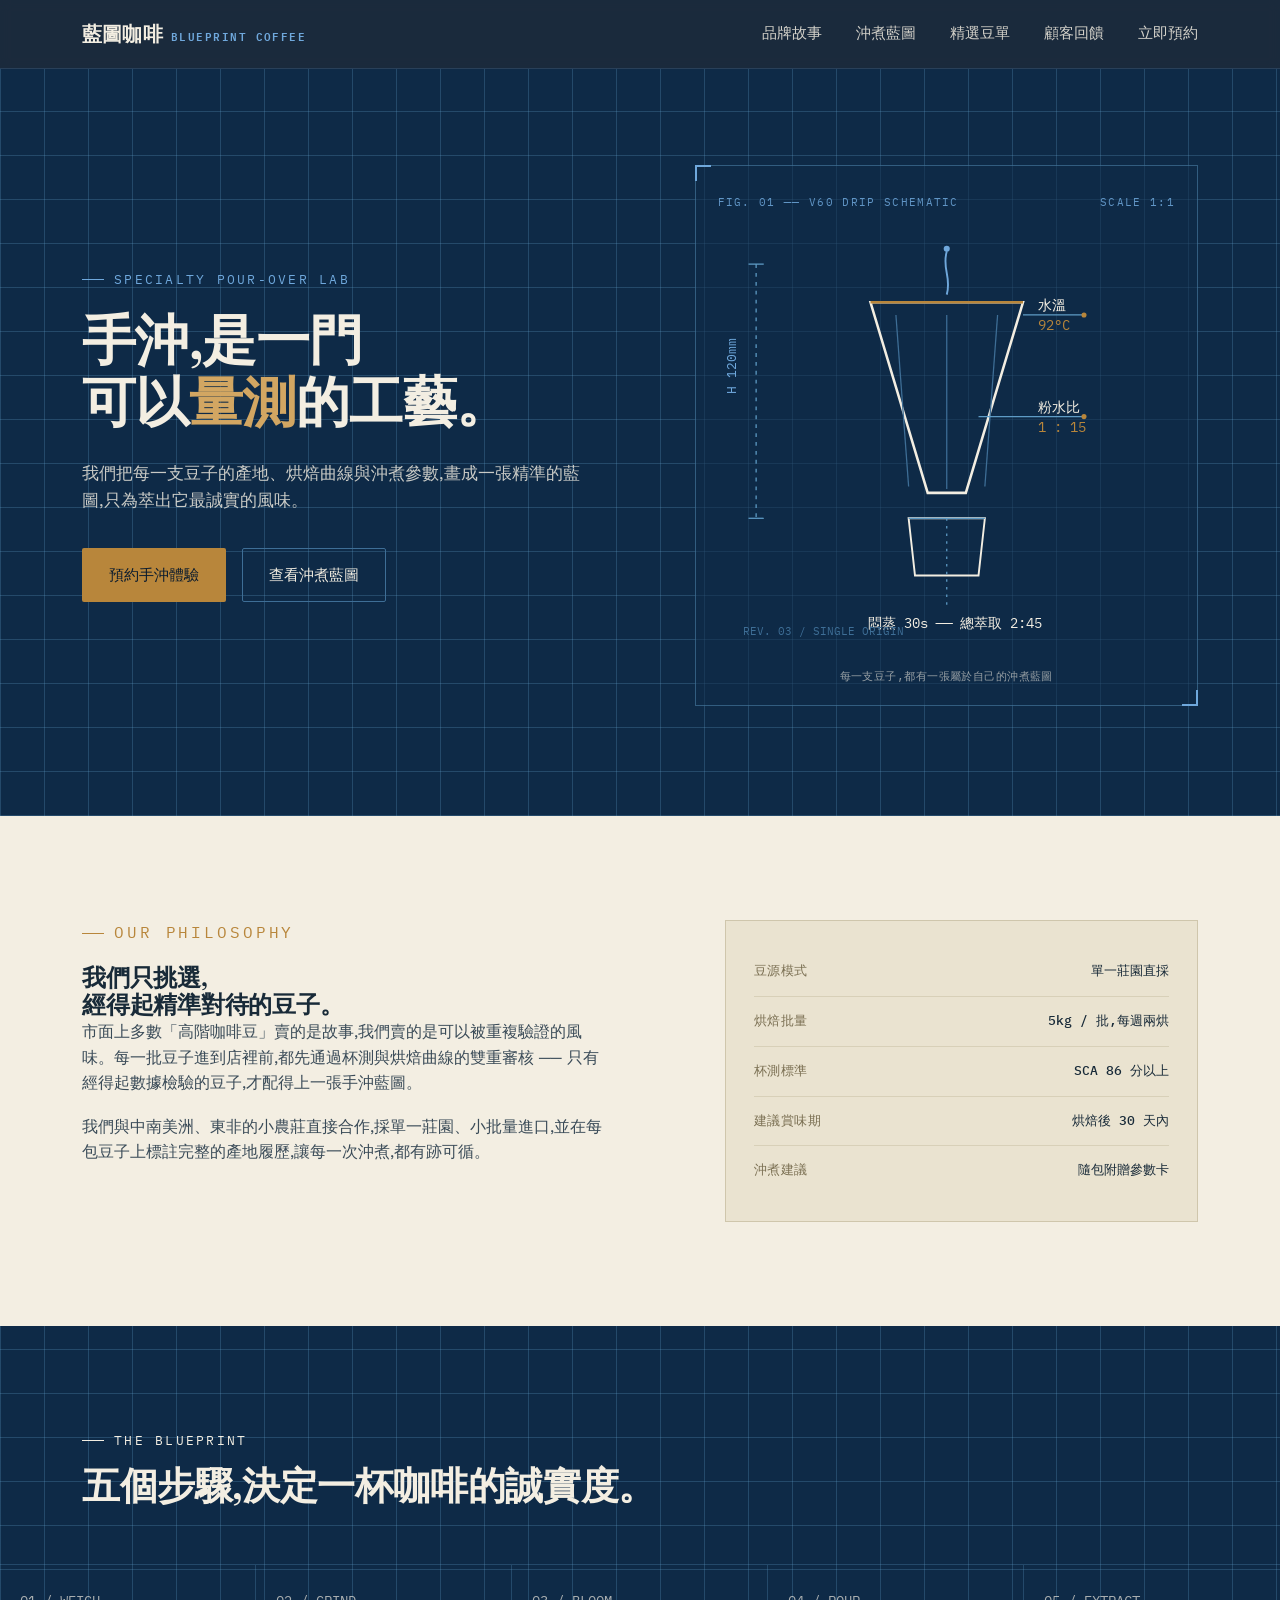
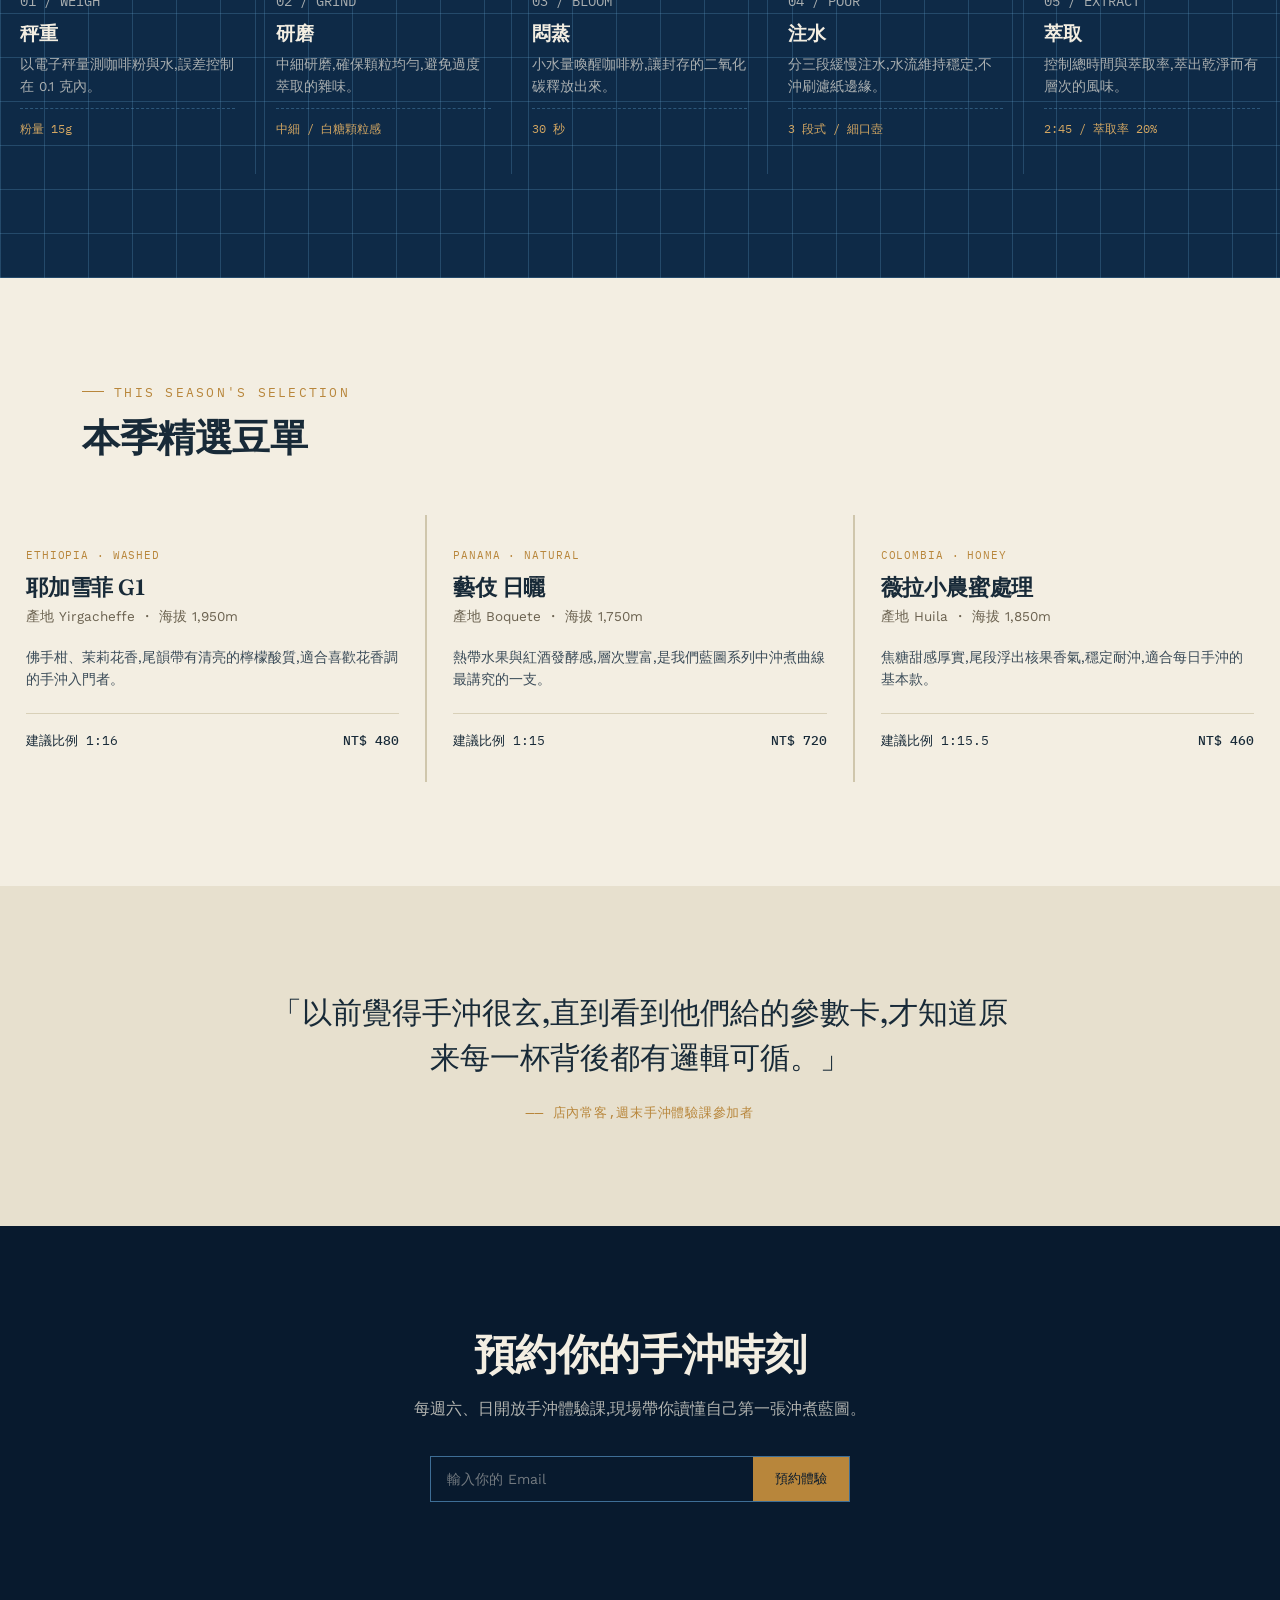
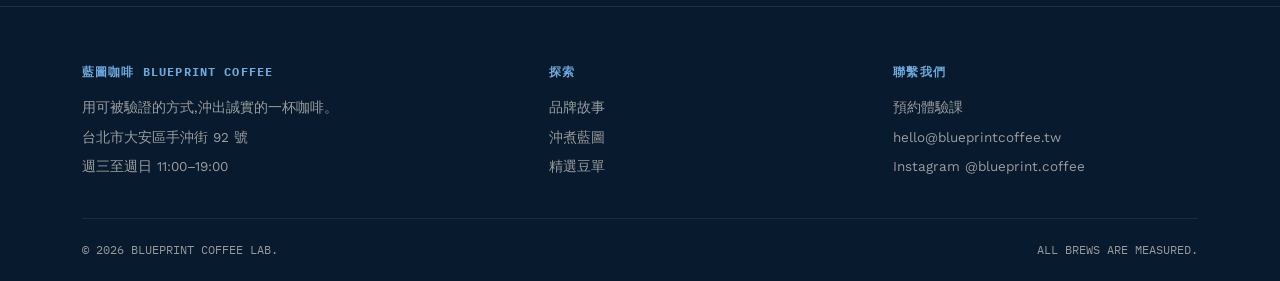
<file: docs/index.html>
<!DOCTYPE html>
<html lang="zh-Hant">
<head>
<meta charset="UTF-8">
<meta name="viewport" content="width=device-width, initial-scale=1.0">
<title>藍圖咖啡 Blueprint Coffee ── 精準手沖,誠實風味</title>
<link rel="preconnect" href="https://fonts.googleapis.com">
<link rel="preconnect" href="https://fonts.gstatic.com" crossorigin>
<link href="https://fonts.googleapis.com/css2?family=Fraunces:opsz,wght@9..144,400;9..144,500;9..144,600;9..144,700&family=Work+Sans:wght@300;400;500;600&family=IBM+Plex+Mono:wght@400;500&display=swap" rel="stylesheet">
<style>
  :root{
    --ink-black:#081A2E;
    --blueprint:#0E2A47;
    --blueprint-line:#3E6E96;
    --blueprint-line-soft:rgba(94,155,197,0.28);
    --paper:#F3EEE2;
    --paper-dim:#E7E0CE;
    --brass:#B8863B;
    --brass-light:#D2A662;
    --sky:#6FA8DC;
    --ink-on-paper:#182A38;
    --max-w:1180px;
  }

  *{margin:0;padding:0;box-sizing:border-box;}
  html{scroll-behavior:smooth;}
  body{
    font-family:'Work Sans', sans-serif;
    background:var(--paper);
    color:var(--ink-on-paper);
    line-height:1.6;
    -webkit-font-smoothing:antialiased;
  }
  a{color:inherit;text-decoration:none;}
  img,svg{display:block;max-width:100%;}
  .container{max-width:var(--max-w);margin:0 auto;padding:0 32px;}
  .eyebrow{
    font-family:'IBM Plex Mono', monospace;
    font-size:12.5px;
    letter-spacing:0.18em;
    text-transform:uppercase;
    display:flex;
    align-items:center;
    gap:10px;
  }
  .eyebrow::before{
    content:"";
    width:22px;height:1px;
    background:currentColor;
    display:inline-block;
  }
  h1,h2,h3{
    font-family:'Fraunces', serif;
    font-weight:600;
    line-height:1.15;
    letter-spacing:-0.01em;
  }
  .btn{
    display:inline-flex;
    align-items:center;
    gap:10px;
    padding:14px 26px;
    border-radius:2px;
    font-family:'Work Sans', sans-serif;
    font-size:15px;
    font-weight:500;
    border:1px solid transparent;
    cursor:pointer;
    transition:transform .25s ease, background .25s ease, border-color .25s ease, color .25s ease;
  }
  .btn:focus-visible{outline:2px solid var(--sky);outline-offset:3px;}
  .btn-primary{background:var(--brass);color:var(--ink-black);}
  .btn-primary:hover{background:var(--brass-light);transform:translateY(-1px);}
  .btn-ghost{border-color:var(--blueprint-line);color:var(--paper);}
  .btn-ghost:hover{border-color:var(--sky);color:var(--sky);}
  .btn-ghost.on-paper{border-color:var(--ink-on-paper);color:var(--ink-on-paper);}
  .btn-ghost.on-paper:hover{border-color:var(--brass);color:var(--brass);}

  /* ---------- NAV ---------- */
  header{
    position:sticky;top:0;z-index:50;
    background:rgba(8,26,46,0.92);
    backdrop-filter:blur(6px);
    border-bottom:1px solid rgba(94,155,197,0.2);
  }
  nav{
    max-width:var(--max-w);margin:0 auto;padding:18px 32px;
    display:flex;align-items:center;justify-content:space-between;
    color:var(--paper);
  }
  .logo{
    font-family:'Fraunces', serif;
    font-size:20px;font-weight:600;letter-spacing:0.01em;
    color:var(--paper);display:flex;align-items:baseline;gap:8px;
  }
  .logo span{
    font-family:'IBM Plex Mono', monospace;
    font-size:10.5px;letter-spacing:0.14em;color:var(--sky);
  }
  .nav-links{display:flex;gap:34px;font-size:14.5px;}
  .nav-links a{opacity:0.85;transition:opacity .2s;}
  .nav-links a:hover{opacity:1;color:var(--sky);}
  .nav-toggle{display:none;background:none;border:none;color:var(--paper);font-size:24px;cursor:pointer;}

  @media (max-width:860px){
    .nav-links{
      position:absolute;top:100%;left:0;right:0;
      background:var(--ink-black);
      flex-direction:column;gap:0;
      max-height:0;overflow:hidden;
      transition:max-height .3s ease;
    }
    .nav-links.open{max-height:320px;}
    .nav-links a{padding:16px 32px;border-top:1px solid rgba(94,155,197,0.15);}
    .nav-toggle{display:block;}
  }

  /* ---------- HERO ---------- */
  .hero{
    background:
      repeating-linear-gradient(0deg, var(--blueprint-line-soft) 0, var(--blueprint-line-soft) 1px, transparent 1px, transparent 44px),
      repeating-linear-gradient(90deg, var(--blueprint-line-soft) 0, var(--blueprint-line-soft) 1px, transparent 1px, transparent 44px),
      var(--blueprint);
    color:var(--paper);
    padding:96px 0 110px;
    position:relative;
    overflow:hidden;
  }
  .hero-grid{
    max-width:var(--max-w);margin:0 auto;padding:0 32px;
    display:grid;grid-template-columns:1.05fr 0.95fr;gap:56px;align-items:center;
  }
  .hero h1{font-size:clamp(34px,4.6vw,54px);margin:20px 0 26px;color:var(--paper);}
  .hero h1 em{font-style:normal;color:var(--brass-light);}
  .hero p.lede{font-size:17px;max-width:46ch;color:rgba(243,238,226,0.82);margin-bottom:34px;}
  .hero-cta{display:flex;gap:16px;flex-wrap:wrap;}
  .hero-eyebrow{color:var(--sky);margin-bottom:6px;}

  .blueprint-plate{
    position:relative;
    border:1px solid rgba(94,155,197,0.45);
    background:rgba(15,42,71,0.55);
    padding:28px 22px 20px;
  }
  .blueprint-plate::before,.blueprint-plate::after,
  .plate-corner-tl,.plate-corner-br{
    content:"";position:absolute;width:14px;height:14px;
    border-color:var(--sky);
  }
  .blueprint-plate::before{top:-1px;left:-1px;border-top:2px solid var(--sky);border-left:2px solid var(--sky);}
  .blueprint-plate::after{bottom:-1px;right:-1px;border-bottom:2px solid var(--sky);border-right:2px solid var(--sky);}
  .plate-label{
    font-family:'IBM Plex Mono', monospace;font-size:11px;letter-spacing:0.12em;
    color:var(--sky);display:flex;justify-content:space-between;margin-bottom:14px;opacity:0.85;
  }
  .plate-caption{
    font-family:'IBM Plex Mono', monospace;font-size:11px;color:rgba(243,238,226,0.6);
    text-align:center;margin-top:10px;letter-spacing:0.04em;
  }

  @media (max-width:900px){
    .hero-grid{grid-template-columns:1fr;}
    .hero{padding:64px 0 76px;}
  }

  /* ---------- SECTION SHARED ---------- */
  section{padding:104px 0;}
  .section-head{max-width:640px;margin-bottom:56px;}
  .section-head h2{font-size:clamp(26px,3.2vw,38px);margin-top:14px;}
  .on-dark{background:var(--ink-black);color:var(--paper);}
  .on-dark .eyebrow{color:var(--sky);}
  .on-paper .eyebrow{color:var(--brass);}

  /* ---------- ABOUT / SPEC SHEET ---------- */
  .about-grid{display:grid;grid-template-columns:1.1fr 0.9fr;gap:64px;align-items:start;}
  .about-grid p{font-size:16px;color:#3a4b58;max-width:52ch;margin-bottom:18px;}
  .spec-sheet{border:1px solid #cfc6ac;background:#EAE3D0;padding:26px 28px;}
  .spec-row{
    display:flex;justify-content:space-between;gap:20px;
    padding:14px 0;border-bottom:1px solid #d8d0b8;
    font-family:'IBM Plex Mono', monospace;font-size:13px;
  }
  .spec-row:last-child{border-bottom:none;}
  .spec-row dt{color:#7a6f52;letter-spacing:0.04em;}
  .spec-row dd{font-weight:500;color:var(--ink-on-paper);text-align:right;}

  @media (max-width:860px){ .about-grid{grid-template-columns:1fr;} }

  /* ---------- PROCESS BLUEPRINT ---------- */
  .process{
    background:
      repeating-linear-gradient(0deg, var(--blueprint-line-soft) 0, var(--blueprint-line-soft) 1px, transparent 1px, transparent 44px),
      repeating-linear-gradient(90deg, var(--blueprint-line-soft) 0, var(--blueprint-line-soft) 1px, transparent 1px, transparent 44px),
      var(--blueprint);
    color:var(--paper);
  }
  .steps{
    display:grid;grid-template-columns:repeat(5,1fr);gap:0;
    border-top:1px solid var(--blueprint-line-soft);
  }
  .step{
    padding:26px 20px;border-right:1px solid var(--blueprint-line-soft);position:relative;
  }
  .step:last-child{border-right:none;}
  .step-index{font-family:'IBM Plex Mono', monospace;font-size:12px;color:var(--sky);margin-bottom:14px;}
  .step h3{font-size:19px;color:var(--paper);margin-bottom:10px;font-weight:600;}
  .step p{font-size:13.5px;color:rgba(243,238,226,0.68);margin-bottom:10px;}
  .step .metric{
    font-family:'IBM Plex Mono', monospace;font-size:12px;color:var(--brass-light);
    border-top:1px dashed rgba(94,155,197,0.4);padding-top:10px;
  }
  @media (max-width:960px){
    .steps{grid-template-columns:1fr 1fr;}
    .step{border-right:1px solid var(--blueprint-line-soft);border-bottom:1px solid var(--blueprint-line-soft);}
    .step:nth-child(2n){border-right:none;}
  }
  @media (max-width:560px){
    .steps{grid-template-columns:1fr;}
    .step{border-right:none;}
  }

  /* ---------- BEANS ---------- */
  .bean-grid{display:grid;grid-template-columns:repeat(3,1fr);gap:2px;background:#cfc6ac;}
  .bean-card{
    background:var(--paper);padding:32px 26px;position:relative;
    display:flex;flex-direction:column;height:100%;
  }
  .bean-tag{
    font-family:'IBM Plex Mono', monospace;font-size:11px;color:var(--brass);
    letter-spacing:0.08em;margin-bottom:10px;
  }
  .bean-card h3{font-size:22px;margin-bottom:6px;}
  .bean-origin{font-size:13.5px;color:#6b6250;margin-bottom:18px;}
  .bean-notes{font-size:14px;color:#3a4b58;margin-bottom:22px;flex-grow:1;}
  .bean-meta{
    display:flex;justify-content:space-between;align-items:center;
    border-top:1px solid #d8d0b8;padding-top:16px;
    font-family:'IBM Plex Mono', monospace;font-size:12.5px;
  }
  .bean-price{color:var(--ink-on-paper);font-weight:500;}
  @media (max-width:900px){ .bean-grid{grid-template-columns:1fr 1fr;} }
  @media (max-width:600px){ .bean-grid{grid-template-columns:1fr;} }

  /* ---------- QUOTE ---------- */
  .quote-section{background:var(--paper-dim);}
  .quote-wrap{max-width:760px;margin:0 auto;text-align:center;}
  blockquote{
    font-family:'Fraunces', serif;font-size:clamp(22px,2.6vw,30px);
    font-weight:500;line-height:1.5;color:var(--ink-on-paper);margin-bottom:22px;
  }
  .quote-attr{font-family:'IBM Plex Mono', monospace;font-size:12.5px;color:var(--brass);letter-spacing:0.06em;}

  /* ---------- CTA / FOOTER ---------- */
  .cta-section{background:var(--ink-black);color:var(--paper);text-align:center;}
  .cta-section h2{font-size:clamp(28px,3.6vw,42px);margin-bottom:18px;}
  .cta-section p{color:rgba(243,238,226,0.72);max-width:48ch;margin:0 auto 34px;}
  .cta-form{
    display:flex;max-width:420px;margin:0 auto;gap:0;border:1px solid var(--blueprint-line);
  }
  .cta-form input{
    flex:1;background:transparent;border:none;padding:14px 16px;
    color:var(--paper);font-family:'Work Sans', sans-serif;font-size:14px;
  }
  .cta-form input::placeholder{color:rgba(243,238,226,0.45);}
  .cta-form input:focus{outline:none;}
  .cta-form button{
    background:var(--brass);color:var(--ink-black);border:none;
    padding:0 22px;font-weight:500;cursor:pointer;font-family:'Work Sans', sans-serif;
    transition:background .2s;
  }
  .cta-form button:hover{background:var(--brass-light);}

  footer{background:var(--ink-black);border-top:1px solid rgba(94,155,197,0.18);color:rgba(243,238,226,0.6);}
  .footer-grid{
    display:grid;grid-template-columns:1.4fr 1fr 1fr;gap:40px;padding:56px 0 32px;
    font-size:13.5px;
  }
  .footer-grid h4{
    font-family:'IBM Plex Mono', monospace;font-size:11.5px;letter-spacing:0.1em;
    color:var(--sky);margin-bottom:16px;text-transform:uppercase;
  }
  .footer-grid p, .footer-grid a{display:block;margin-bottom:8px;color:rgba(243,238,226,0.62);}
  .footer-grid a:hover{color:var(--paper);}
  .footer-bottom{
    border-top:1px solid rgba(94,155,197,0.15);padding:22px 0;
    font-family:'IBM Plex Mono', monospace;font-size:11.5px;
    display:flex;justify-content:space-between;flex-wrap:wrap;gap:10px;
  }
  @media (max-width:700px){ .footer-grid{grid-template-columns:1fr;} }

  /* ---------- REVEAL ---------- */
  .reveal{opacity:0;transform:translateY(18px);transition:opacity .7s ease, transform .7s ease;}
  .reveal.in{opacity:1;transform:translateY(0);}
  @media (prefers-reduced-motion: reduce){
    .reveal{opacity:1;transform:none;transition:none;}
    html{scroll-behavior:auto;}
  }
</style>
</head>
<body>

<header>
  <nav>
    <a href="#top" class="logo">藍圖咖啡<span>BLUEPRINT COFFEE</span></a>
    <button class="nav-toggle" id="navToggle" aria-label="開啟選單" aria-expanded="false">☰</button>
    <div class="nav-links" id="navLinks">
      <a href="#about">品牌故事</a>
      <a href="#process">沖煮藍圖</a>
      <a href="#beans">精選豆單</a>
      <a href="#quote">顧客回饋</a>
      <a href="#cta">立即預約</a>
    </div>
  </nav>
</header>

<section class="hero" id="top">
  <div class="hero-grid">
    <div>
      <p class="eyebrow hero-eyebrow">SPECIALTY POUR-OVER LAB</p>
      <h1>手沖,是一門<br>可以<em>量測</em>的工藝。</h1>
      <p class="lede">我們把每一支豆子的產地、烘焙曲線與沖煮參數,畫成一張精準的藍圖,只為萃出它最誠實的風味。</p>
      <div class="hero-cta">
        <a href="#cta" class="btn btn-primary">預約手沖體驗</a>
        <a href="#process" class="btn btn-ghost">查看沖煮藍圖</a>
      </div>
    </div>

    <div class="blueprint-plate reveal">
      <div class="plate-label"><span>FIG. 01 ── V60 DRIP SCHEMATIC</span><span>SCALE 1:1</span></div>
      <svg viewBox="0 0 360 340" xmlns="http://www.w3.org/2000/svg" role="img" aria-label="V60 手沖濾杯示意圖,標註水溫、粉水比、悶蒸與總萃取時間">
        <!-- dimension lines -->
        <line x1="30" y1="30" x2="30" y2="230" stroke="#5E9BC5" stroke-width="1" stroke-dasharray="3 4"/>
        <line x1="24" y1="30" x2="36" y2="30" stroke="#5E9BC5" stroke-width="1"/>
        <line x1="24" y1="230" x2="36" y2="230" stroke="#5E9BC5" stroke-width="1"/>
        <text x="14" y="132" fill="#6FA8DC" font-size="10" font-family="IBM Plex Mono, monospace" transform="rotate(-90 14 132)">H 120mm</text>

        <!-- dripper cone -->
        <path d="M120 60 L240 60 L195 210 L165 210 Z" fill="none" stroke="#F3EEE2" stroke-width="2"/>
        <path d="M120 60 L240 60" stroke="#B8863B" stroke-width="2"/>
        <!-- ribs -->
        <line x1="140" y1="70" x2="150" y2="205" stroke="#3E6E96" stroke-width="1"/>
        <line x1="180" y1="70" x2="180" y2="207" stroke="#3E6E96" stroke-width="1"/>
        <line x1="220" y1="70" x2="210" y2="205" stroke="#3E6E96" stroke-width="1"/>

        <!-- server -->
        <path d="M150 230 L210 230 L205 275 L155 275 Z" fill="none" stroke="#F3EEE2" stroke-width="1.5"/>
        <line x1="150" y1="230" x2="210" y2="230" stroke="#5E9BC5" stroke-width="1"/>

        <!-- pour line + droplets -->
        <path d="M180 20 C176 34, 184 40, 180 54" stroke="#6FA8DC" stroke-width="1.5" fill="none"/>
        <circle cx="180" cy="18" r="2.4" fill="#6FA8DC"/>

        <!-- annotation callouts -->
        <line x1="240" y1="70" x2="288" y2="70" stroke="#5E9BC5" stroke-width="1"/>
        <circle cx="288" cy="70" r="2" fill="#B8863B"/>
        <text x="252" y="66" fill="#F3EEE2" font-size="11" font-family="IBM Plex Mono, monospace">水溫</text>
        <text x="252" y="82" fill="#B8863B" font-size="11" font-family="IBM Plex Mono, monospace">92°C</text>

        <line x1="205" y1="150" x2="288" y2="150" stroke="#5E9BC5" stroke-width="1"/>
        <circle cx="288" cy="150" r="2" fill="#B8863B"/>
        <text x="252" y="146" fill="#F3EEE2" font-size="11" font-family="IBM Plex Mono, monospace">粉水比</text>
        <text x="252" y="162" fill="#B8863B" font-size="11" font-family="IBM Plex Mono, monospace">1 : 15</text>

        <line x1="180" y1="230" x2="180" y2="300" stroke="#5E9BC5" stroke-width="1" stroke-dasharray="2 4"/>
        <text x="118" y="316" fill="#F3EEE2" font-size="11" font-family="IBM Plex Mono, monospace">悶蒸 30s ── 總萃取 2:45</text>

        <!-- corner tick -->
        <text x="20" y="322" fill="#3E6E96" font-size="9" font-family="IBM Plex Mono, monospace">REV. 03 / SINGLE ORIGIN</text>
      </svg>
      <p class="plate-caption">每一支豆子,都有一張屬於自己的沖煮藍圖</p>
    </div>
  </div>
</section>

<section class="on-paper" id="about">
  <div class="container">
    <div class="about-grid">
      <div class="reveal">
        <p class="eyebrow">OUR PHILOSOPHY</p>
        <h2>我們只挑選,<br>經得起精準對待的豆子。</h2>
        <p>市面上多數「高階咖啡豆」賣的是故事,我們賣的是可以被重複驗證的風味。每一批豆子進到店裡前,都先通過杯測與烘焙曲線的雙重審核 ── 只有經得起數據檢驗的豆子,才配得上一張手沖藍圖。</p>
        <p>我們與中南美洲、東非的小農莊直接合作,採單一莊園、小批量進口,並在每包豆子上標註完整的產地履歷,讓每一次沖煮,都有跡可循。</p>
      </div>
      <dl class="spec-sheet reveal">
        <div class="spec-row"><dt>豆源模式</dt><dd>單一莊園直採</dd></div>
        <div class="spec-row"><dt>烘焙批量</dt><dd>5kg / 批,每週兩烘</dd></div>
        <div class="spec-row"><dt>杯測標準</dt><dd>SCA 86 分以上</dd></div>
        <div class="spec-row"><dt>建議賞味期</dt><dd>烘焙後 30 天內</dd></div>
        <div class="spec-row"><dt>沖煮建議</dt><dd>隨包附贈參數卡</dd></div>
      </dl>
    </div>
  </div>
</section>

<section class="process" id="process">
  <div class="container">
    <div class="section-head reveal">
      <p class="eyebrow">THE BLUEPRINT</p>
      <h2>五個步驟,決定一杯咖啡的誠實度。</h2>
    </div>
  </div>
  <div class="steps reveal">
    <div class="step">
      <p class="step-index">01 / WEIGH</p>
      <h3>秤重</h3>
      <p>以電子秤量測咖啡粉與水,誤差控制在 0.1 克內。</p>
      <p class="metric">粉量 15g</p>
    </div>
    <div class="step">
      <p class="step-index">02 / GRIND</p>
      <h3>研磨</h3>
      <p>中細研磨,確保顆粒均勻,避免過度萃取的雜味。</p>
      <p class="metric">中細 / 白糖顆粒感</p>
    </div>
    <div class="step">
      <p class="step-index">03 / BLOOM</p>
      <h3>悶蒸</h3>
      <p>小水量喚醒咖啡粉,讓封存的二氧化碳釋放出來。</p>
      <p class="metric">30 秒</p>
    </div>
    <div class="step">
      <p class="step-index">04 / POUR</p>
      <h3>注水</h3>
      <p>分三段緩慢注水,水流維持穩定,不沖刷濾紙邊緣。</p>
      <p class="metric">3 段式 / 細口壺</p>
    </div>
    <div class="step">
      <p class="step-index">05 / EXTRACT</p>
      <h3>萃取</h3>
      <p>控制總時間與萃取率,萃出乾淨而有層次的風味。</p>
      <p class="metric">2:45 / 萃取率 20%</p>
    </div>
  </div>
</section>

<section class="on-paper" id="beans">
  <div class="container">
    <div class="section-head reveal">
      <p class="eyebrow">THIS SEASON'S SELECTION</p>
      <h2>本季精選豆單</h2>
    </div>
  </div>
  <div class="bean-grid reveal">
    <div class="bean-card">
      <p class="bean-tag">ETHIOPIA · WASHED</p>
      <h3>耶加雪菲 G1</h3>
      <p class="bean-origin">產地 Yirgacheffe ・ 海拔 1,950m</p>
      <p class="bean-notes">佛手柑、茉莉花香,尾韻帶有清亮的檸檬酸質,適合喜歡花香調的手沖入門者。</p>
      <div class="bean-meta"><span>建議比例 1:16</span><span class="bean-price">NT$ 480</span></div>
    </div>
    <div class="bean-card">
      <p class="bean-tag">PANAMA · NATURAL</p>
      <h3>藝伎 日曬</h3>
      <p class="bean-origin">產地 Boquete ・ 海拔 1,750m</p>
      <p class="bean-notes">熱帶水果與紅酒發酵感,層次豐富,是我們藍圖系列中沖煮曲線最講究的一支。</p>
      <div class="bean-meta"><span>建議比例 1:15</span><span class="bean-price">NT$ 720</span></div>
    </div>
    <div class="bean-card">
      <p class="bean-tag">COLOMBIA · HONEY</p>
      <h3>薇拉小農蜜處理</h3>
      <p class="bean-origin">產地 Huila ・ 海拔 1,850m</p>
      <p class="bean-notes">焦糖甜感厚實,尾段浮出核果香氣,穩定耐沖,適合每日手沖的基本款。</p>
      <div class="bean-meta"><span>建議比例 1:15.5</span><span class="bean-price">NT$ 460</span></div>
    </div>
  </div>
</section>

<section class="quote-section" id="quote">
  <div class="container">
    <div class="quote-wrap reveal">
      <blockquote>「以前覺得手沖很玄,直到看到他們給的參數卡,才知道原来每一杯背後都有邏輯可循。」</blockquote>
      <p class="quote-attr">── 店內常客,週末手沖體驗課參加者</p>
    </div>
  </div>
</section>

<section class="cta-section" id="cta">
  <div class="container">
    <h2 class="reveal">預約你的手沖時刻</h2>
    <p class="reveal">每週六、日開放手沖體驗課,現場帶你讀懂自己第一張沖煮藍圖。</p>
    <form class="cta-form reveal" onsubmit="event.preventDefault(); this.querySelector('button').textContent='已收到,我們會盡快聯繫';">
      <input type="email" placeholder="輸入你的 Email" required aria-label="Email">
      <button type="submit">預約體驗</button>
    </form>
  </div>
</section>

<footer>
  <div class="container">
    <div class="footer-grid">
      <div>
        <h4>藍圖咖啡 BLUEPRINT COFFEE</h4>
        <p>用可被驗證的方式,沖出誠實的一杯咖啡。</p>
        <p>台北市大安區手沖街 92 號</p>
        <p>週三至週日 11:00–19:00</p>
      </div>
      <div>
        <h4>探索</h4>
        <a href="#about">品牌故事</a>
        <a href="#process">沖煮藍圖</a>
        <a href="#beans">精選豆單</a>
      </div>
      <div>
        <h4>聯繫我們</h4>
        <a href="#cta">預約體驗課</a>
        <a href="mailto:hello@blueprintcoffee.tw">hello@blueprintcoffee.tw</a>
        <a href="#top">Instagram @blueprint.coffee</a>
      </div>
    </div>
    <div class="footer-bottom">
      <span>© 2026 BLUEPRINT COFFEE LAB.</span>
      <span>ALL BREWS ARE MEASURED.</span>
    </div>
  </div>
</footer>

<script>
  // mobile nav toggle
  const navToggle = document.getElementById('navToggle');
  const navLinks = document.getElementById('navLinks');
  navToggle.addEventListener('click', () => {
    const isOpen = navLinks.classList.toggle('open');
    navToggle.setAttribute('aria-expanded', isOpen);
  });
  navLinks.querySelectorAll('a').forEach(a => a.addEventListener('click', () => {
    navLinks.classList.remove('open');
    navToggle.setAttribute('aria-expanded', 'false');
  }));

  // scroll reveal
  const prefersReduced = window.matchMedia('(prefers-reduced-motion: reduce)').matches;
  if (!prefersReduced && 'IntersectionObserver' in window) {
    const io = new IntersectionObserver((entries) => {
      entries.forEach(entry => {
        if (entry.isIntersecting) {
          entry.target.classList.add('in');
          io.unobserve(entry.target);
        }
      });
    }, { threshold: 0.15 });
    document.querySelectorAll('.reveal').forEach(el => io.observe(el));
  } else {
    document.querySelectorAll('.reveal').forEach(el => el.classList.add('in'));
  }
</script>

</body>
</html>
</file>
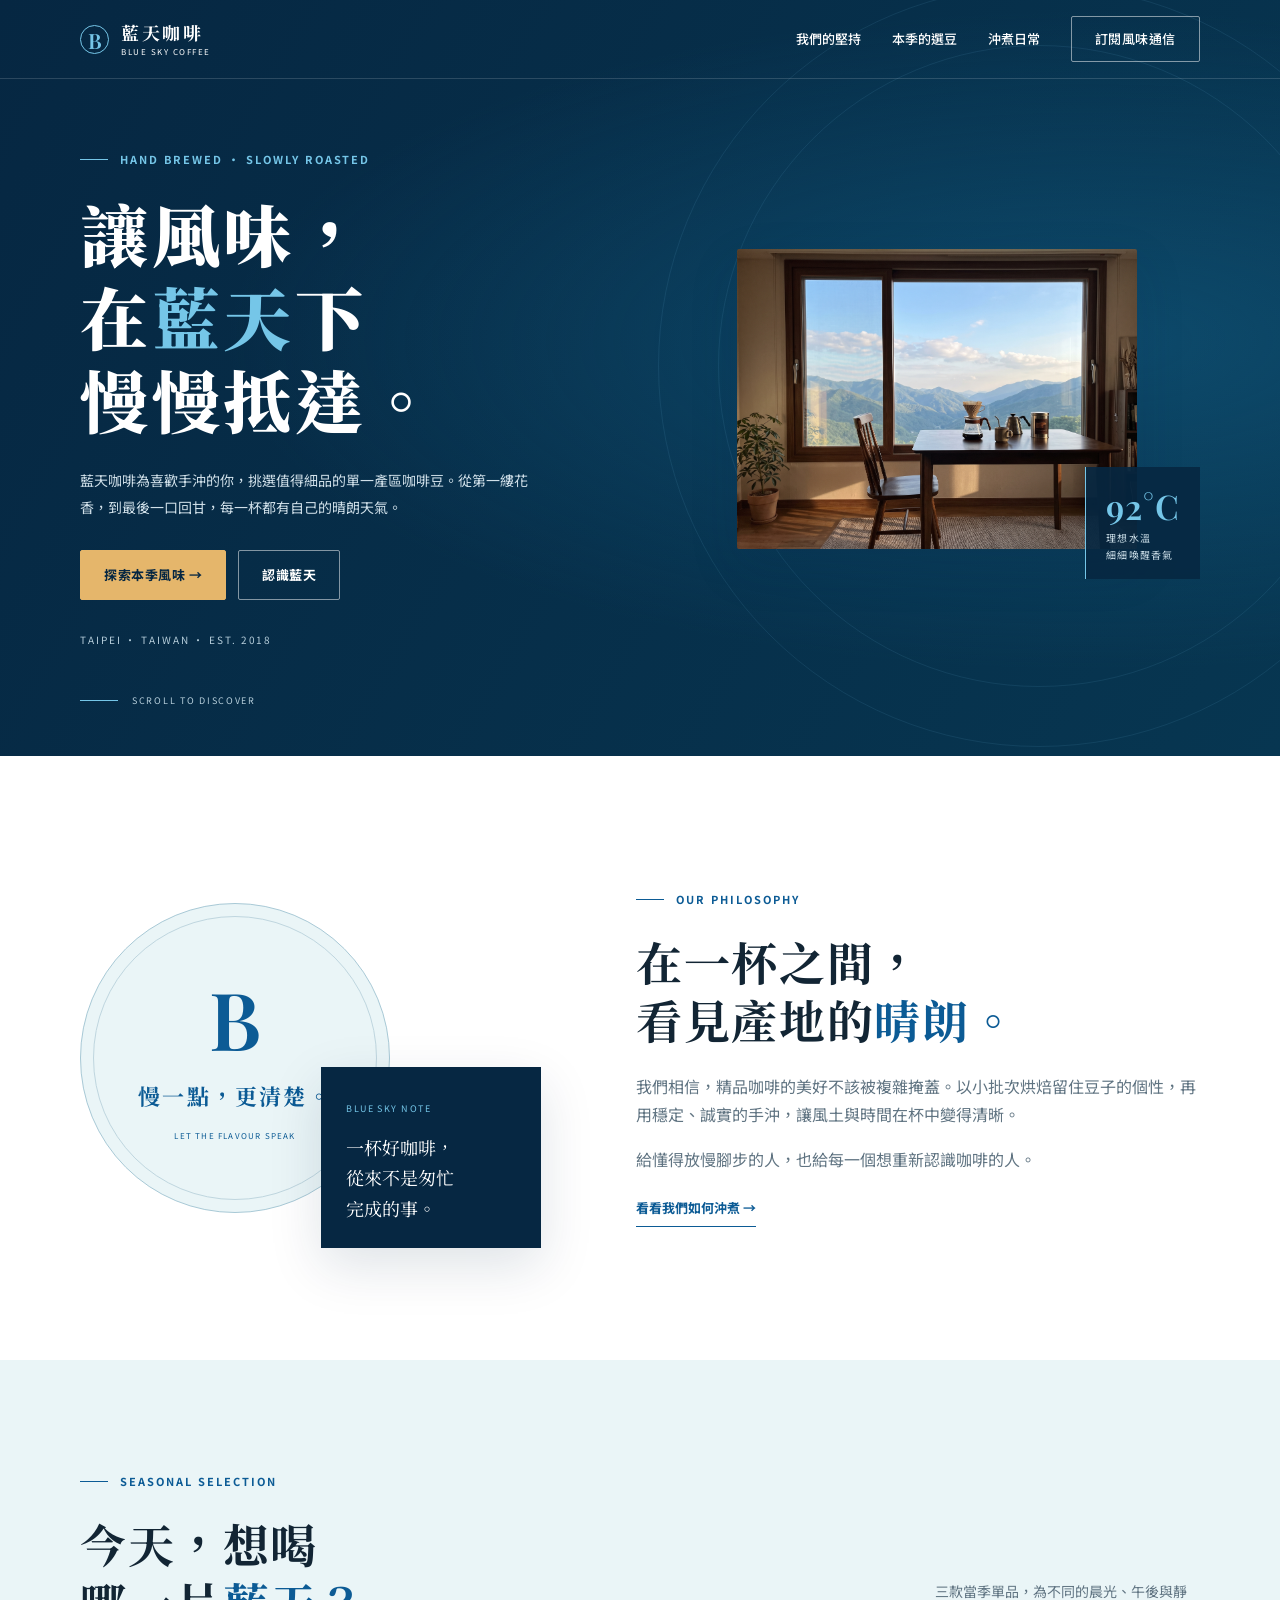
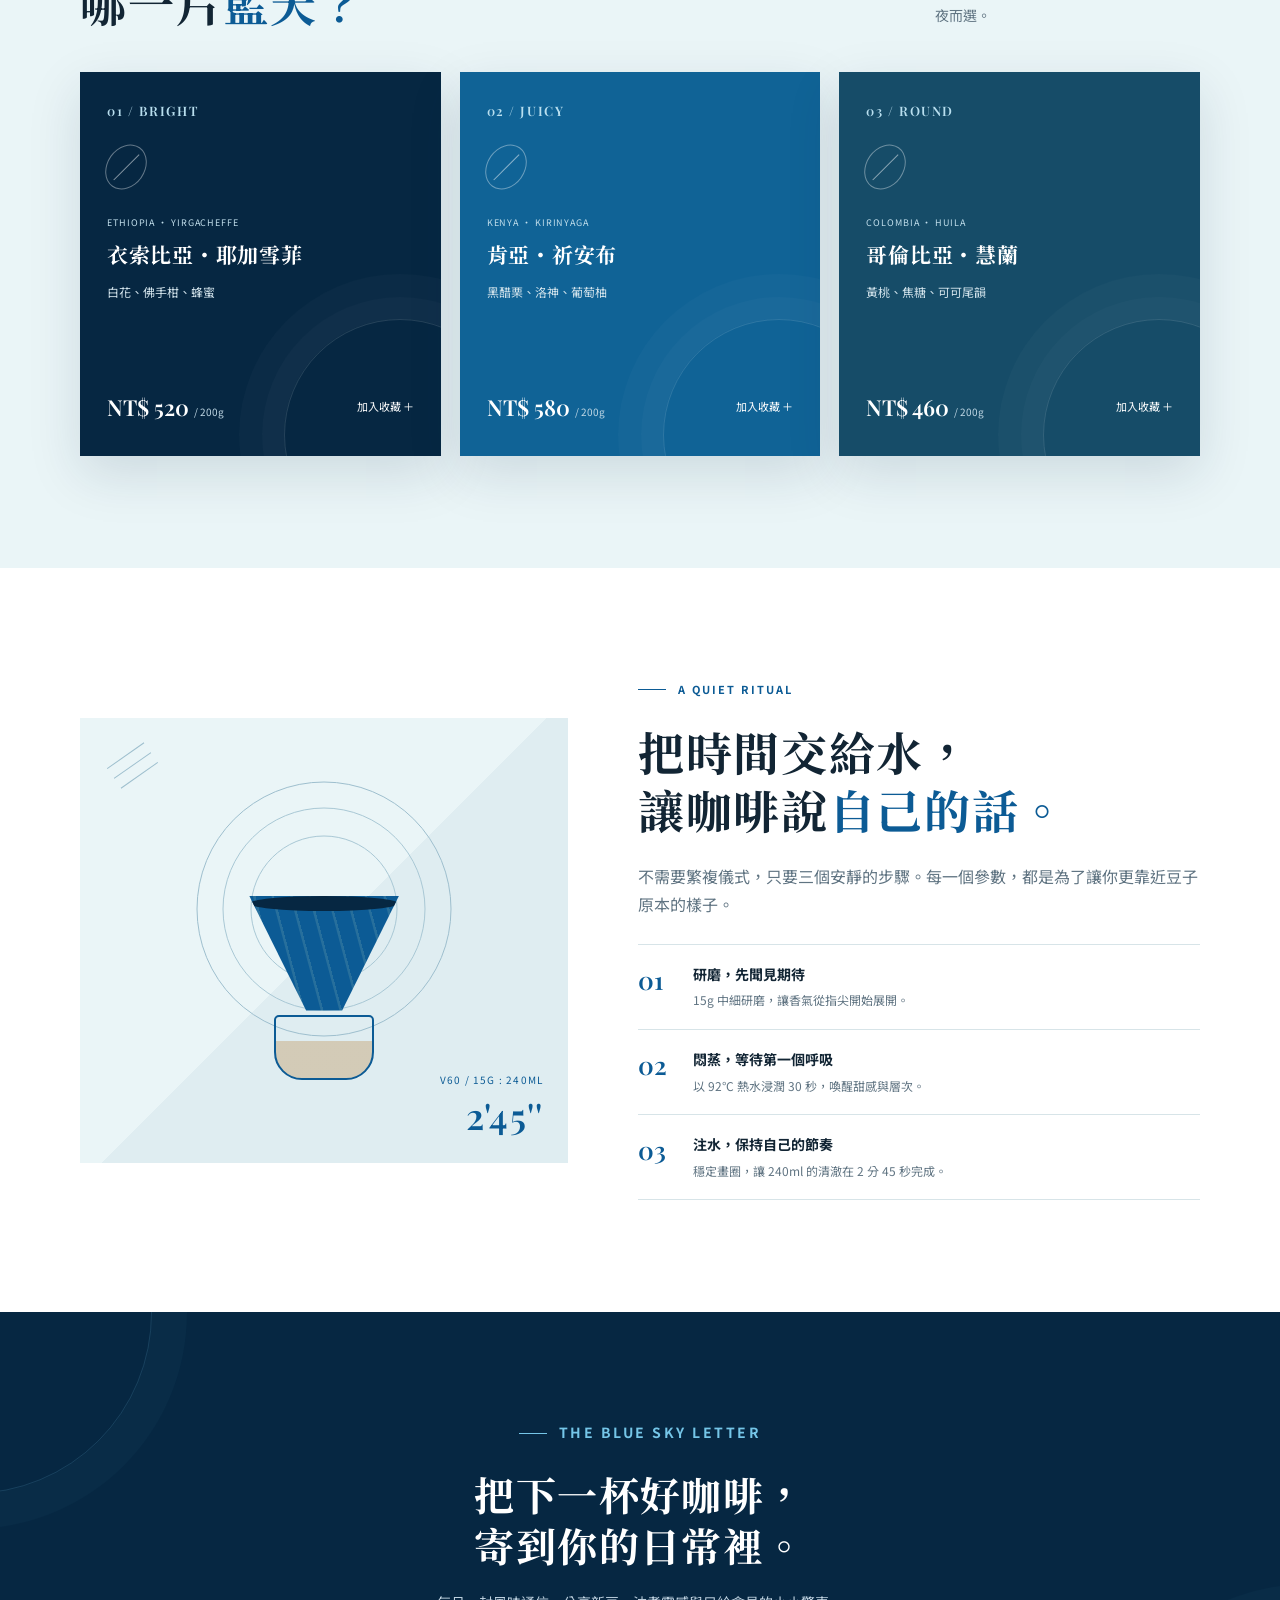
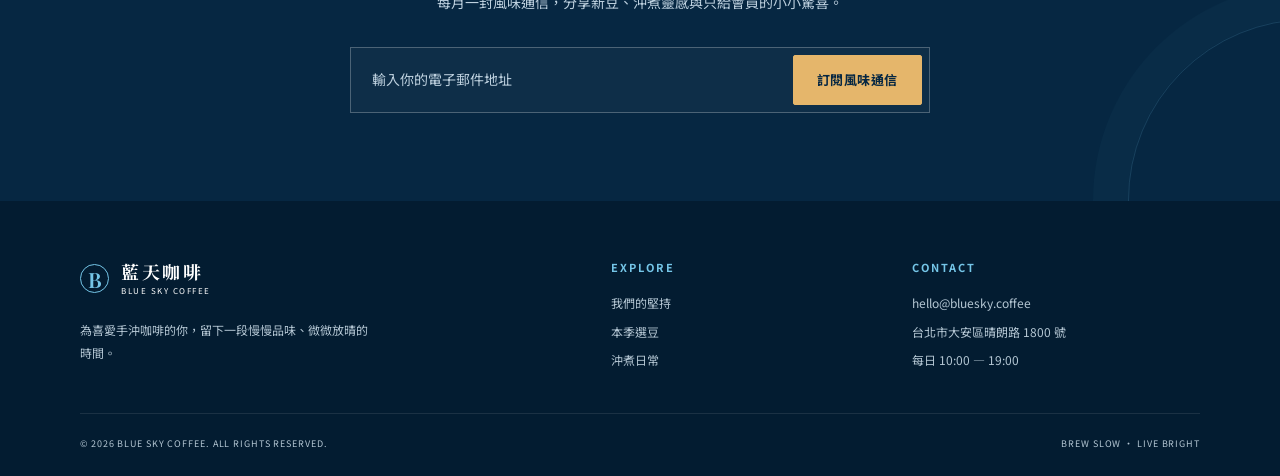
<file: onepage1/index.html>
﻿<!DOCTYPE html>
<html lang="zh-Hant">
<head>
<meta charset="UTF-8">
<meta name="viewport" content="width=device-width, initial-scale=1.0">
<title>藍天咖啡｜讓風味，慢慢抵達</title>
<meta name="description" content="藍天咖啡，為手沖咖啡愛好者挑選當季精品咖啡豆，讓每一杯都清澈、明亮、值得細品。">
<link rel="preconnect" href="https://fonts.googleapis.com">
<link rel="preconnect" href="https://fonts.gstatic.com" crossorigin>
<link href="https://fonts.googleapis.com/css2?family=Noto+Sans+TC:wght@400;500;700&family=Noto+Serif+TC:wght@700;900&family=Playfair+Display:wght@600;700&display=swap" rel="stylesheet">
<style>
:root{--navy:#062742;--blue:#0c5b95;--sky:#75c6e8;--mist:#eaf5f7;--cream:#fbfaf6;--ink:#122534;--muted:#607482;--line:#d7e4e8;--sand:#e5b66b;--shadow:0 18px 50px rgba(6,39,66,.13)}
*{box-sizing:border-box}body,h1,h2,h3,p{margin:0}html{scroll-behavior:smooth}body{background:var(--cream);color:var(--ink);font:16px/1.7 "Noto Sans TC",sans-serif}a{color:inherit;text-decoration:none}button,input{font:inherit}button{cursor:pointer}a,button{transition:color .2s,background .2s}a:focus-visible,button:focus-visible,input:focus-visible{outline:3px solid var(--sky);outline-offset:4px}.wrap{width:min(1120px,calc(100% - 48px));margin:auto}h1,h2,h3{font-family:"Noto Serif TC",serif;letter-spacing:.035em}h2{font-size:clamp(30px,4vw,46px);line-height:1.28}h2 em{font-style:normal;color:var(--blue)}.eyebrow{display:flex;align-items:center;gap:12px;color:var(--blue);font-size:11px;font-weight:700;letter-spacing:.18em;margin-bottom:23px}.eyebrow:before{content:"";width:28px;height:1px;background:currentColor}.section{padding:112px 0;background:white}.lede{color:var(--muted);margin-top:24px}.btn{display:inline-flex;align-items:center;justify-content:center;min-height:50px;padding:11px 23px;border:1px solid #ffffff80;border-radius:2px;font-size:13px;font-weight:700;letter-spacing:.04em}.btn:hover{background:white;color:var(--navy)}.btn-primary{background:var(--sand);border-color:var(--sand);color:var(--navy)}.btn-primary:hover{background:#f2cd95;border-color:#f2cd95}
header{position:absolute;inset:0 0 auto;z-index:10;color:white;border-bottom:1px solid #ffffff26}.nav{height:78px;display:flex;align-items:center;justify-content:space-between}.brand{display:flex;align-items:center;gap:12px}.brand-mark{display:grid;place-items:center;width:29px;height:29px;border:1px solid var(--sky);border-radius:50%;color:var(--sky);font:600 21px "Playfair Display",serif}.brand strong{display:block;font-family:"Noto Serif TC",serif;letter-spacing:.14em;font-size:18px;line-height:1.4}.brand small{display:block;font-size:8px;letter-spacing:.19em}.nav-links{display:flex;align-items:center;gap:31px;font-size:13px;font-weight:500}.nav-links>a:not(.btn){position:relative;padding:8px 0}.nav-links>a:not(.btn):after{content:"";position:absolute;bottom:0;right:0;width:0;height:1px;background:var(--sky);transition:width .25s}.nav-links>a:hover:after{width:100%}.nav-links .btn{min-height:39px;font-weight:500}.menu-toggle{display:none;color:white;background:none;border:0;font-size:25px;width:44px;height:44px}
.hero{position:relative;overflow:hidden;min-height:704px;padding:150px 0 48px;color:white;background:radial-gradient(ellipse at 85% 45%,#14628a80,transparent 56%),linear-gradient(120deg,var(--navy),#073651)}.hero:before,.hero:after{content:"";position:absolute;border:1px solid #75c6e81a;border-radius:50%;width:640px;height:640px;right:-80px;top:45px;pointer-events:none}.hero:after{width:760px;height:760px;right:-140px;top:-15px}.hero-grid{position:relative;z-index:1;display:grid;grid-template-columns:1.02fr .98fr;gap:45px;align-items:center}.hero .eyebrow{color:var(--sky)}h1{font-size:clamp(42px,5.5vw,68px);line-height:1.22;font-weight:900;letter-spacing:.055em}h1 span{color:var(--sky)}.hero-lede{max-width:470px;color:#d0e0e9;font-size:14px;line-height:1.95;margin:26px 0 29px}.hero-actions{display:flex;flex-wrap:wrap;gap:12px}.origin{font-size:10px;letter-spacing:.19em;color:#b6cedb;margin-top:31px}.hero-visual{position:relative;display:flex;justify-content:center;align-items:center;min-height:360px}.hero-visual img{display:block;width:400px;height:300px;max-width:100%;object-fit:cover;box-shadow:var(--shadow);border-radius:2px}.temperature{position:absolute;right:0;bottom:0;padding:16px 20px;background:#062742e6;border-left:1px solid var(--sky);font-size:10px;letter-spacing:.12em;color:#c9dce6}.temperature strong{display:block;font:600 34px "Playfair Display",serif;color:var(--sky)}.temperature span{display:block}.scroll-cue{display:flex;align-items:center;gap:14px;font-size:9px;letter-spacing:.19em;color:#b6cedb;margin-top:45px}.scroll-cue:before{content:"";width:38px;height:1px;background:var(--sky)}
.story-grid{display:grid;grid-template-columns:.9fr 1.1fr;gap:95px;align-items:center}.story-art{position:relative;min-height:380px;display:flex;align-items:center}.seal{width:310px;height:310px;border:1px solid #a8c9d6;border-radius:50%;background:var(--mist);display:flex;flex-direction:column;align-items:center;justify-content:center;outline:1px solid #bfd6df;outline-offset:-14px;color:var(--blue)}.seal .seal-b{font:600 80px/1.1 "Playfair Display",serif}.seal strong{font-family:"Noto Serif TC",serif;font-size:22px;letter-spacing:.1em;margin:15px 0}.seal small{font-size:8px;letter-spacing:.15em}.note{position:absolute;right:0;bottom:0;width:220px;padding:25px;background:var(--navy);color:white;box-shadow:var(--shadow)}.note small{font-size:9px;letter-spacing:.16em;color:var(--sky)}.note p{font-family:"Noto Serif TC",serif;font-size:18px;margin-top:12px;line-height:1.7}.story-copy p+p{margin-top:18px}.text-link{display:inline-block;margin-top:24px;color:var(--blue);font-size:13px;font-weight:700;border-bottom:1px solid var(--blue);padding-bottom:7px}
.selection{background:var(--mist)}.section-heading{display:flex;align-items:flex-end;justify-content:space-between;gap:30px;margin-bottom:40px}.section-heading .lede{max-width:265px;font-size:14px;margin-bottom:4px}.coffee-grid{display:grid;grid-template-columns:repeat(3,1fr);gap:19px}.coffee-card{position:relative;overflow:hidden;min-height:384px;padding:30px 27px;background:var(--navy);color:white;box-shadow:var(--shadow);display:flex;flex-direction:column}.coffee-card:nth-child(2){background:#106396}.coffee-card:nth-child(3){background:#164c68}.coffee-card:after{content:"";position:absolute;width:230px;height:230px;border:1px solid #ffffff20;border-radius:50%;bottom:-95px;right:-75px;box-shadow:0 0 0 22px #ffffff05,0 0 0 45px #ffffff05;pointer-events:none}.card-number{font:600 13px "Playfair Display",serif;letter-spacing:.12em;color:#b9dfef}.coffee-symbol{width:38px;height:48px;border:1px solid #ffffff60;border-radius:50%;transform:rotate(35deg);position:relative;margin:24px 0}.coffee-symbol:after{content:"";position:absolute;left:50%;top:5px;bottom:5px;border-left:1px solid #ffffff80;transform:rotate(10deg)}.region{font-size:9px;letter-spacing:.1em;color:#c2dfec}.coffee-card h3{font-size:21px;margin-top:9px;line-height:1.5}.flavour{font-size:12px;color:#d3e4ec;margin-top:11px}.card-bottom{display:flex;align-items:center;justify-content:space-between;gap:10px;margin-top:auto;padding-top:25px;position:relative;z-index:1}.price{font:600 22px "Playfair Display",serif;white-space:nowrap}.price small{font:10px "Noto Sans TC",sans-serif;color:#c2d9e6}.collect{border:0;padding:10px 0;background:none;color:white;font-size:11px;white-space:nowrap}.collect:hover{color:var(--sand)}
.brew-grid{display:grid;grid-template-columns:.93fr 1.07fr;gap:70px;align-items:center}.brew-visual{height:445px;position:relative;overflow:hidden;background:linear-gradient(135deg,#eaf5f7 50%,#dfedf1 50%)}.brew-lines{position:absolute;top:35px;left:30px;width:45px;height:25px;border-top:1px solid #9ebfce;border-bottom:1px solid #9ebfce;transform:rotate(-35deg)}.brew-lines:after{content:"";position:absolute;top:11px;width:45px;border-top:1px solid #9ebfce}.rings{position:absolute;left:50%;top:43%;width:255px;height:255px;border:1px solid #9ebfce;border-radius:50%;transform:translate(-50%,-50%)}.rings:before,.rings:after{content:"";position:absolute;inset:25px;border:1px solid #a9c8d5;border-radius:50%}.rings:after{inset:53px}.dripper{position:absolute;left:50%;top:40%;width:150px;height:115px;transform:translateX(-50%);background:repeating-linear-gradient(75deg,#0c5b95 0 15px,#276f9c 16px 18px);clip-path:polygon(0 0,100% 0,62% 100%,38% 100%)}.dripper:before{content:"";position:absolute;inset:0 0 auto;height:15px;background:var(--navy);border-radius:50%}.server{position:absolute;left:50%;top:calc(40% + 119px);width:100px;height:65px;border:2px solid var(--blue);border-radius:5px 5px 28px 28px;transform:translateX(-50%);background:linear-gradient(transparent 40%,#c7a97d80 40%)}.brew-caption{position:absolute;right:25px;bottom:24px;text-align:right;color:var(--blue);font-size:10px;letter-spacing:.12em}.brew-caption strong{display:block;font:600 36px "Playfair Display",serif;margin-top:3px}.brew-steps{margin-top:26px}.step{display:grid;grid-template-columns:40px 1fr;gap:15px;padding:18px 0;border-top:1px solid var(--line)}.step:last-child{border-bottom:1px solid var(--line)}.step>span{font:600 25px "Playfair Display",serif;color:var(--blue)}.step h3{font-family:"Noto Sans TC",sans-serif;font-size:14px;letter-spacing:0}.step p{font-size:12px;color:var(--muted);margin-top:4px}
.subscribe{position:relative;overflow:hidden;background:var(--navy);color:white;text-align:center;padding:88px 0}.subscribe:before,.subscribe:after{content:"";position:absolute;width:360px;height:360px;border:1px solid #75c6e829;border-radius:50%;left:-210px;top:-180px;box-shadow:0 0 0 35px #75c6e807}.subscribe:after{left:auto;top:auto;right:-210px;bottom:-180px}.subscribe .wrap{position:relative;z-index:1}.subscribe .eyebrow{justify-content:center;color:var(--sky)}.subscribe h2{font-size:clamp(29px,3.5vw,40px)}.subscribe p{color:#bed1df;font-size:14px;margin-top:21px}.subscribe form{display:flex;max-width:580px;margin:32px auto 0;padding:7px;border:1px solid #ffffff40;background:#ffffff08;gap:8px}.subscribe input{width:0;flex:1;min-width:0;border:0;background:none;padding:12px 14px;color:white;font-size:14px;border-radius:0}.subscribe input::placeholder{color:#bed1df}.subscribe button{border:1px solid var(--sand)}
footer{background:#031c31;color:#b4c6d3;padding:58px 0 24px;font-size:12px}.footer-grid{display:grid;grid-template-columns:1.6fr .8fr 1fr;gap:70px}.footer-brand .brand{color:white}.footer-brand p{max-width:290px;margin-top:21px;line-height:1.9}.footer-col h3{font:700 11px "Noto Sans TC",sans-serif;letter-spacing:.18em;color:var(--sky);margin-bottom:18px}.footer-col a{display:block;margin-top:8px}.footer-col a:hover{color:white}.footer-col p{margin-top:8px}.footer-bottom{border-top:1px solid #ffffff18;margin-top:43px;padding-top:22px;display:flex;justify-content:space-between;gap:15px;font-size:9px;letter-spacing:.1em}.toast{position:fixed;right:22px;bottom:22px;z-index:30;max-width:calc(100% - 44px);padding:17px 23px;background:var(--navy);border-left:3px solid var(--sand);color:white;font-size:13px;box-shadow:var(--shadow);opacity:0;transform:translateY(12px);transition:opacity .25s,transform .25s;pointer-events:none}.toast.show{opacity:1;transform:translateY(0)}.reveal{opacity:1;transform:none}.motion-enabled .reveal{opacity:0;transform:translateY(18px);transition:opacity .65s ease,transform .65s ease}.motion-enabled .reveal.visible{opacity:1;transform:none}
@media(max-width:820px){.menu-toggle{display:block}.nav-links{position:absolute;top:78px;left:0;right:0;display:flex;flex-direction:column;align-items:stretch;gap:0;max-height:0;visibility:hidden;overflow:hidden;background:#05233c;transition:max-height .3s,visibility .3s}.nav-links.open{max-height:300px;visibility:visible}.nav-links>a{margin:0 24px;padding:15px 0!important}.nav-links .btn{margin:6px 24px 20px;padding:10px!important}.hero{min-height:710px;padding-top:130px}.hero-grid{grid-template-columns:1fr;gap:22px}.hero-lede{max-width:570px}.hero-visual{min-height:260px}.hero-visual img{width:320px;height:240px}.temperature{right:8%;bottom:0}.scroll-cue{margin-top:30px}.story-grid,.brew-grid{grid-template-columns:1fr;gap:50px}.story-art{max-width:420px;width:100%;margin:auto}.coffee-grid{grid-template-columns:repeat(2,1fr)}.coffee-card:last-child{grid-column:1/-1}.section-heading{align-items:flex-start}.brew-visual{max-width:540px;width:100%;margin:auto}.footer-grid{grid-template-columns:1fr 1fr;gap:35px}.footer-brand{grid-column:1/-1}}
@media(max-width:560px){.wrap{width:calc(100% - 34px)}.hero{min-height:680px;padding-top:120px}.hero h1{font-size:40px}.hero-lede{font-size:13px;margin:22px 0}.hero .eyebrow{font-size:9px}.hero-visual{min-height:210px}.hero-visual img{width:280px;height:210px}.temperature{display:none}.origin{font-size:9px;margin-top:24px}.hero-actions{gap:9px}.hero-actions .btn{padding:11px 18px}.section{padding:76px 0}.story-art{min-height:310px;max-width:335px}.seal{width:245px;height:245px}.seal .seal-b{font-size:60px}.seal strong{font-size:18px}.note{width:185px;padding:21px}.note p{font-size:16px}.story-grid,.brew-grid{gap:36px}.section-heading{flex-direction:column;gap:0;margin-bottom:30px}.section-heading .lede{max-width:none;margin-top:18px}.coffee-grid{grid-template-columns:1fr}.coffee-card:last-child{grid-column:auto}.coffee-card{min-height:330px}.coffee-symbol{margin:18px 0}.brew-visual{height:310px}.rings{width:210px;height:210px;top:40%}.dripper{top:34%;width:120px;height:93px}.server{top:calc(34% + 97px);height:50px;width:85px}.brew-caption strong{font-size:28px}.subscribe{padding:76px 0}.subscribe form{flex-direction:column;padding:9px}.subscribe input{width:100%;min-height:50px;flex:auto}.subscribe button{width:100%}.footer-grid{grid-template-columns:1fr;gap:30px}.footer-brand{grid-column:auto}.footer-bottom{flex-direction:column;font-size:8px}.toast{right:17px;bottom:17px;max-width:calc(100% - 34px)}}
@media(prefers-reduced-motion:reduce){html{scroll-behavior:auto}*,*:before,*:after{transition:none!important;animation:none!important}.motion-enabled .reveal{opacity:1;transform:none}}
</style>
</head>
<body>
<header id="top"><nav class="nav wrap" aria-label="主要導覽"><a class="brand" href="#top" aria-label="回到藍天咖啡首頁"><span class="brand-mark">B</span><span><strong>藍天咖啡</strong><small>BLUE SKY COFFEE</small></span></a><button class="menu-toggle" type="button" aria-label="開啟導覽選單" aria-controls="navLinks" aria-expanded="false">☰</button><div class="nav-links" id="navLinks"><a href="#story">我們的堅持</a><a href="#coffee">本季的選豆</a><a href="#brew">沖煮日常</a><a class="btn" href="#visit">訂閱風味通信</a></div></nav></header>
<main>
<section class="hero" aria-labelledby="heroTitle"><div class="wrap"><div class="hero-grid"><div><p class="eyebrow">HAND BREWED · SLOWLY ROASTED</p><h1 id="heroTitle">讓風味，<br>在<span>藍天</span>下<br>慢慢抵達。</h1><p class="hero-lede">藍天咖啡為喜歡手沖的你，挑選值得細品的單一產區咖啡豆。從第一縷花香，到最後一口回甘，每一杯都有自己的晴朗天氣。</p><div class="hero-actions"><a class="btn btn-primary" href="#coffee">探索本季風味 →</a><a class="btn" href="#story">認識藍天</a></div><p class="origin">TAIPEI · TAIWAN · EST. 2018</p></div><div class="hero-visual" aria-hidden="true"><img src="images/hero.jpg" width="400" height="300" alt="" fetchpriority="high"><div class="temperature"><strong>92°C</strong><span>理想水溫</span><span>細細喚醒香氣</span></div></div></div><a class="scroll-cue" href="#story">SCROLL TO DISCOVER</a></div></section>
<section class="section" id="story" aria-labelledby="storyTitle"><div class="wrap story-grid"><div class="story-art reveal"><div class="seal"><span class="seal-b">B</span><strong>慢一點，更清楚。</strong><small>LET THE FLAVOUR SPEAK</small></div><div class="note"><small>BLUE SKY NOTE</small><p>一杯好咖啡，<br>從來不是匆忙<br>完成的事。</p></div></div><div class="story-copy reveal"><p class="eyebrow">OUR PHILOSOPHY</p><h2 id="storyTitle">在一杯之間，<br>看見產地的<em>晴朗。</em></h2><p class="lede">我們相信，精品咖啡的美好不該被複雜掩蓋。以小批次烘焙留住豆子的個性，再用穩定、誠實的手沖，讓風土與時間在杯中變得清晰。</p><p class="lede">給懂得放慢腳步的人，也給每一個想重新認識咖啡的人。</p><a class="text-link" href="#brew">看看我們如何沖煮 →</a></div></div></section>
<section class="section selection" id="coffee" aria-labelledby="coffeeTitle"><div class="wrap"><div class="section-heading reveal"><div><p class="eyebrow">SEASONAL SELECTION</p><h2 id="coffeeTitle">今天，想喝<br>哪一片<em>藍天？</em></h2></div><p class="lede">三款當季單品，為不同的晨光、午後與靜夜而選。</p></div><div class="coffee-grid">
<article class="coffee-card reveal"><p class="card-number">01 / BRIGHT</p><div class="coffee-symbol" aria-hidden="true"></div><p class="region">ETHIOPIA · YIRGACHEFFE</p><h3>衣索比亞・耶加雪菲</h3><p class="flavour">白花、佛手柑、蜂蜜</p><div class="card-bottom"><p class="price">NT$ 520 <small>/ 200g</small></p><button class="collect" type="button" data-coffee="衣索比亞・耶加雪菲">加入收藏 ＋</button></div></article>
<article class="coffee-card reveal"><p class="card-number">02 / JUICY</p><div class="coffee-symbol" aria-hidden="true"></div><p class="region">KENYA · KIRINYAGA</p><h3>肯亞・祈安布</h3><p class="flavour">黑醋栗、洛神、葡萄柚</p><div class="card-bottom"><p class="price">NT$ 580 <small>/ 200g</small></p><button class="collect" type="button" data-coffee="肯亞・祈安布">加入收藏 ＋</button></div></article>
<article class="coffee-card reveal"><p class="card-number">03 / ROUND</p><div class="coffee-symbol" aria-hidden="true"></div><p class="region">COLOMBIA · HUILA</p><h3>哥倫比亞・慧蘭</h3><p class="flavour">黃桃、焦糖、可可尾韻</p><div class="card-bottom"><p class="price">NT$ 460 <small>/ 200g</small></p><button class="collect" type="button" data-coffee="哥倫比亞・慧蘭">加入收藏 ＋</button></div></article>
</div></div></section>
<section class="section" id="brew" aria-labelledby="brewTitle"><div class="wrap brew-grid"><div class="brew-visual reveal" aria-hidden="true"><div class="brew-lines"></div><div class="rings"></div><div class="dripper"></div><div class="server"></div><div class="brew-caption">V60 / 15G : 240ML<strong>2'45''</strong></div></div><div class="reveal"><p class="eyebrow">A QUIET RITUAL</p><h2 id="brewTitle">把時間交給水，<br>讓咖啡說<em>自己的話。</em></h2><p class="lede">不需要繁複儀式，只要三個安靜的步驟。每一個參數，都是為了讓你更靠近豆子原本的樣子。</p><div class="brew-steps"><div class="step"><span>01</span><div><h3>研磨，先聞見期待</h3><p>15g 中細研磨，讓香氣從指尖開始展開。</p></div></div><div class="step"><span>02</span><div><h3>悶蒸，等待第一個呼吸</h3><p>以 92°C 熱水浸潤 30 秒，喚醒甜感與層次。</p></div></div><div class="step"><span>03</span><div><h3>注水，保持自己的節奏</h3><p>穩定畫圈，讓 240ml 的清澈在 2 分 45 秒完成。</p></div></div></div></div></div></section>
<section class="subscribe" id="visit" aria-labelledby="visitTitle"><div class="wrap reveal"><p class="eyebrow">THE BLUE SKY LETTER</p><h2 id="visitTitle">把下一杯好咖啡，<br>寄到你的日常裡。</h2><p>每月一封風味通信，分享新豆、沖煮靈感與只給會員的小小驚喜。</p><form id="subscribeForm"><input type="email" name="email" aria-label="電子郵件地址" autocomplete="email" placeholder="輸入你的電子郵件地址" required><button class="btn btn-primary" type="submit">訂閱風味通信</button></form></div></section>
</main>
<footer><div class="wrap"><div class="footer-grid"><div class="footer-brand"><a class="brand" href="#top" aria-label="回到藍天咖啡首頁"><span class="brand-mark">B</span><span><strong>藍天咖啡</strong><small>BLUE SKY COFFEE</small></span></a><p>為喜愛手沖咖啡的你，留下一段慢慢品味、微微放晴的時間。</p></div><div class="footer-col"><h3>EXPLORE</h3><a href="#story">我們的堅持</a><a href="#coffee">本季選豆</a><a href="#brew">沖煮日常</a></div><div class="footer-col"><h3>CONTACT</h3><a href="mailto:hello@bluesky.coffee">hello@bluesky.coffee</a><p>台北市大安區晴朗路 1800 號</p><p>每日 10:00 — 19:00</p></div></div><div class="footer-bottom"><p>© 2026 BLUE SKY COFFEE. ALL RIGHTS RESERVED.</p><p>BREW SLOW · LIVE BRIGHT</p></div></div></footer>
<div class="toast" id="toast" role="status" aria-live="polite" aria-atomic="true"></div>
<script>
const menuToggle=document.querySelector('.menu-toggle');
const navLinks=document.getElementById('navLinks');
function setMenu(open){navLinks.classList.toggle('open',open);menuToggle.setAttribute('aria-expanded',String(open));menuToggle.setAttribute('aria-label',open?'關閉導覽選單':'開啟導覽選單');menuToggle.textContent=open?'×':'☰';}
menuToggle.addEventListener('click',()=>setMenu(menuToggle.getAttribute('aria-expanded')!=='true'));
navLinks.querySelectorAll('a').forEach(link=>link.addEventListener('click',()=>setMenu(false)));
document.addEventListener('keydown',event=>{if(event.key==='Escape'&&menuToggle.getAttribute('aria-expanded')==='true'){setMenu(false);menuToggle.focus();}});
const mobileQuery=window.matchMedia('(max-width:820px)');
mobileQuery.addEventListener('change',()=>setMenu(false));
const toast=document.getElementById('toast');let toastTimer;
function showToast(message){clearTimeout(toastTimer);toast.textContent=message;toast.classList.add('show');toastTimer=setTimeout(()=>toast.classList.remove('show'),2600);}
document.querySelectorAll('[data-coffee]').forEach(button=>button.addEventListener('click',()=>showToast(`已將「${button.dataset.coffee}」加入你的收藏。`)));
document.getElementById('subscribeForm').addEventListener('submit',event=>{event.preventDefault();event.currentTarget.reset();showToast('謝謝訂閱，下一封晴朗的風味通信即將寄出。');});
const reducedMotion=window.matchMedia('(prefers-reduced-motion: reduce)');
const revealItems=document.querySelectorAll('.reveal');let observer;
if('IntersectionObserver' in window&&!reducedMotion.matches){observer=new IntersectionObserver(entries=>{entries.forEach(entry=>{if(entry.isIntersecting){entry.target.classList.add('visible');observer.unobserve(entry.target);}});},{threshold:.12});document.documentElement.classList.add('motion-enabled');revealItems.forEach(item=>observer.observe(item));}else{revealItems.forEach(item=>item.classList.add('visible'));}
reducedMotion.addEventListener('change',event=>{if(event.matches){if(observer)observer.disconnect();document.documentElement.classList.remove('motion-enabled');revealItems.forEach(item=>item.classList.add('visible'));}});
</script>
</body>
</html>
</file>
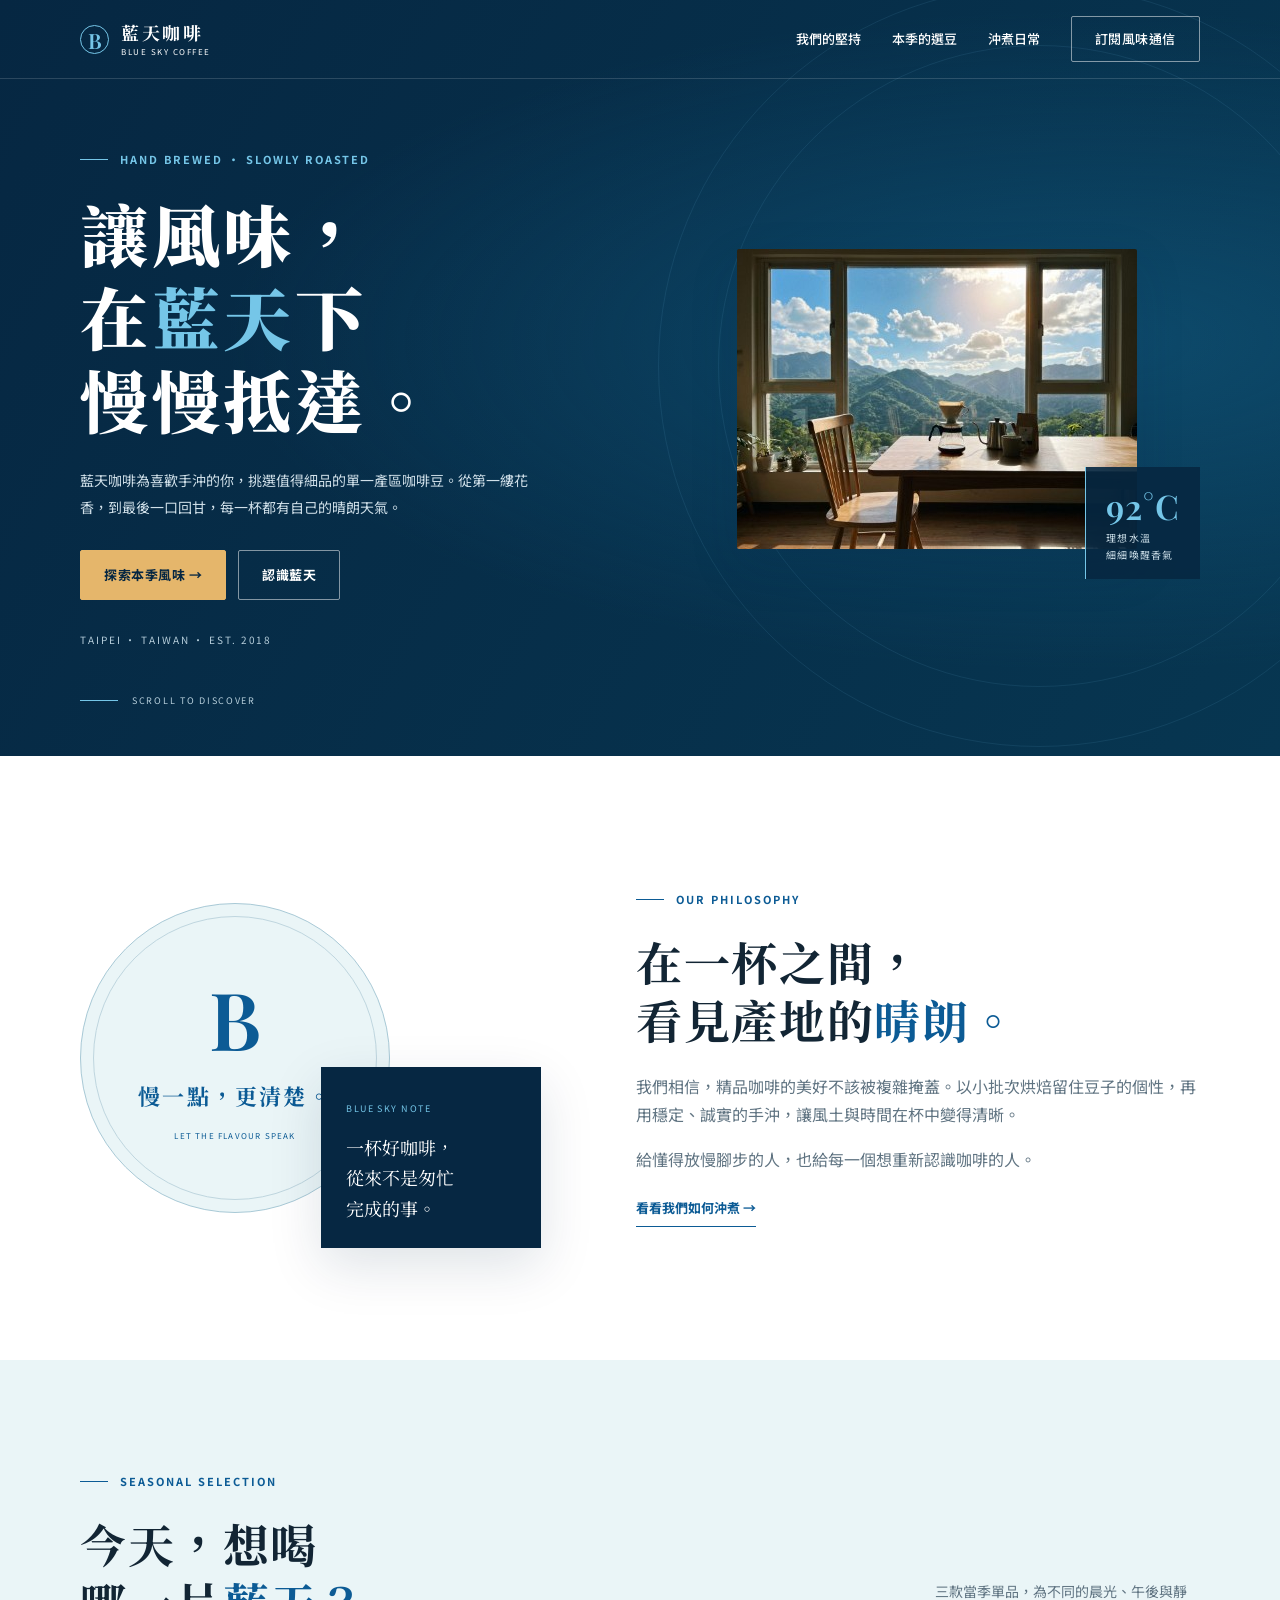
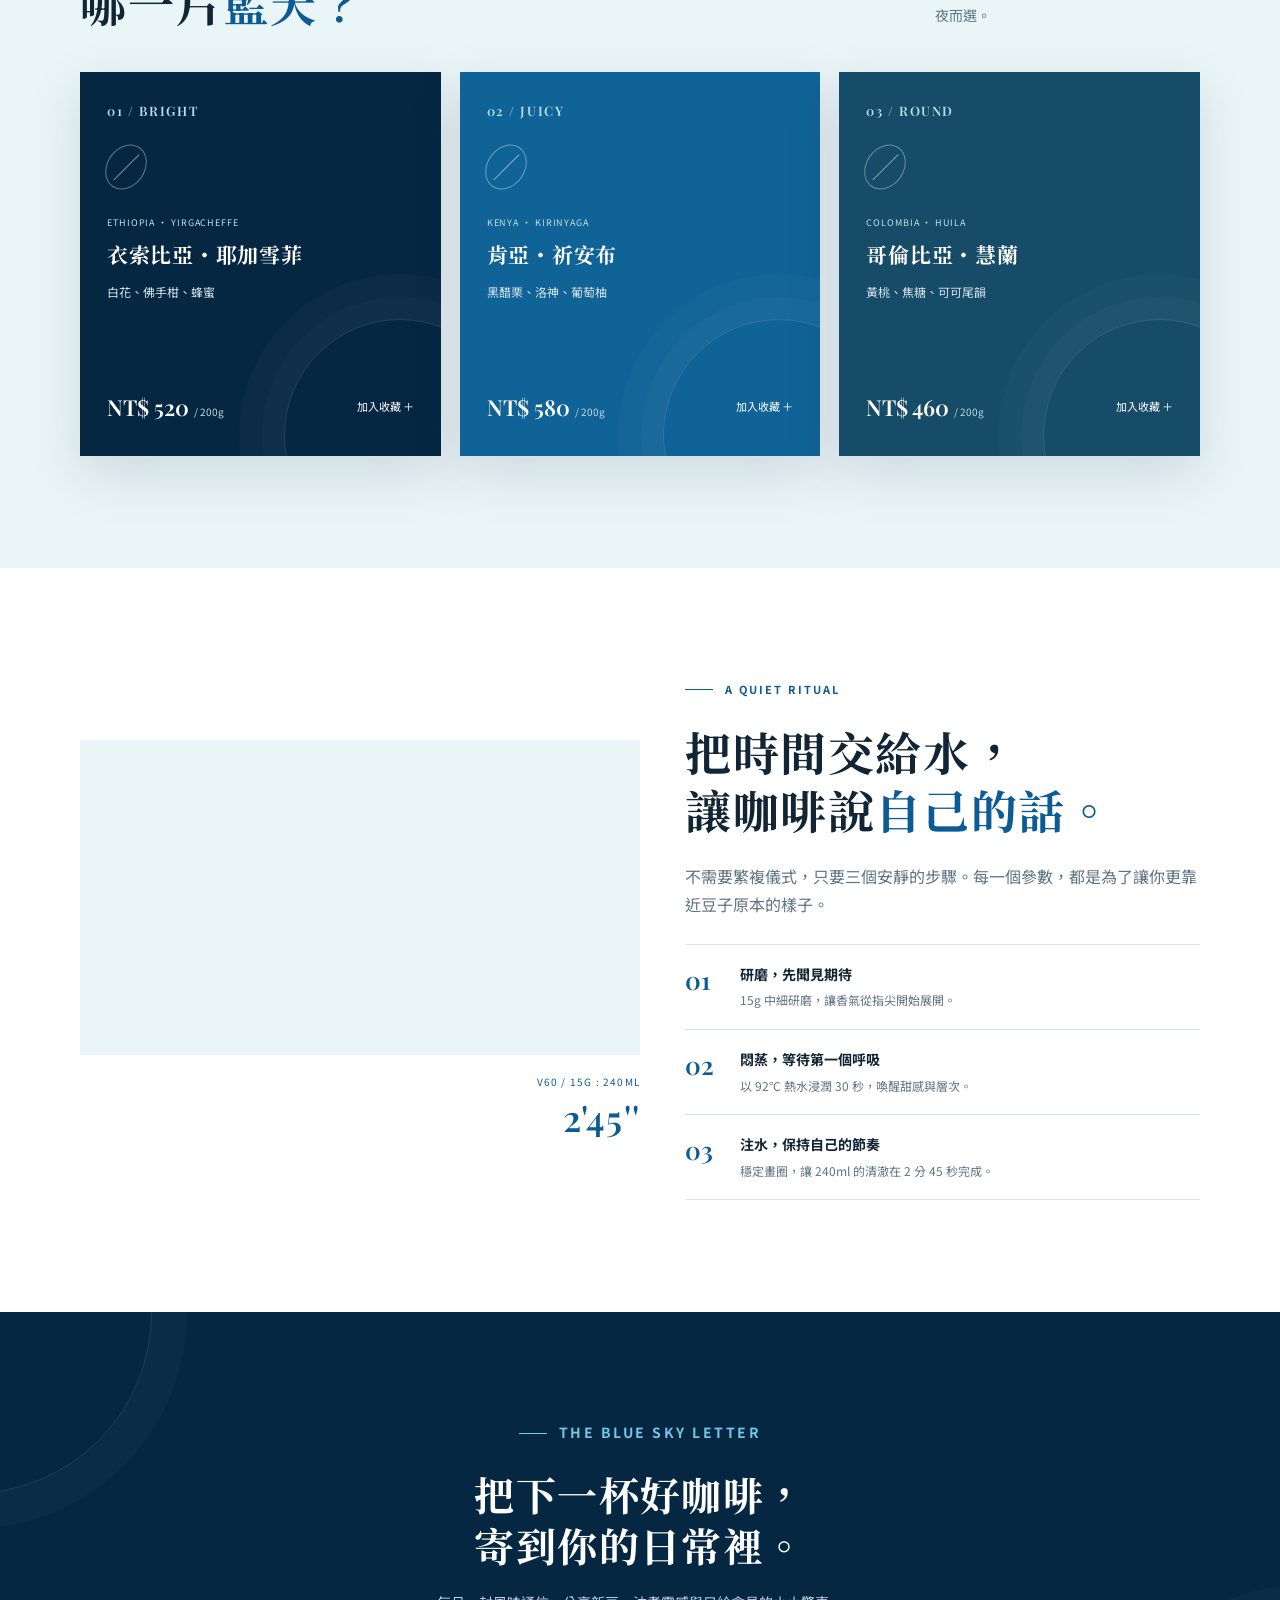
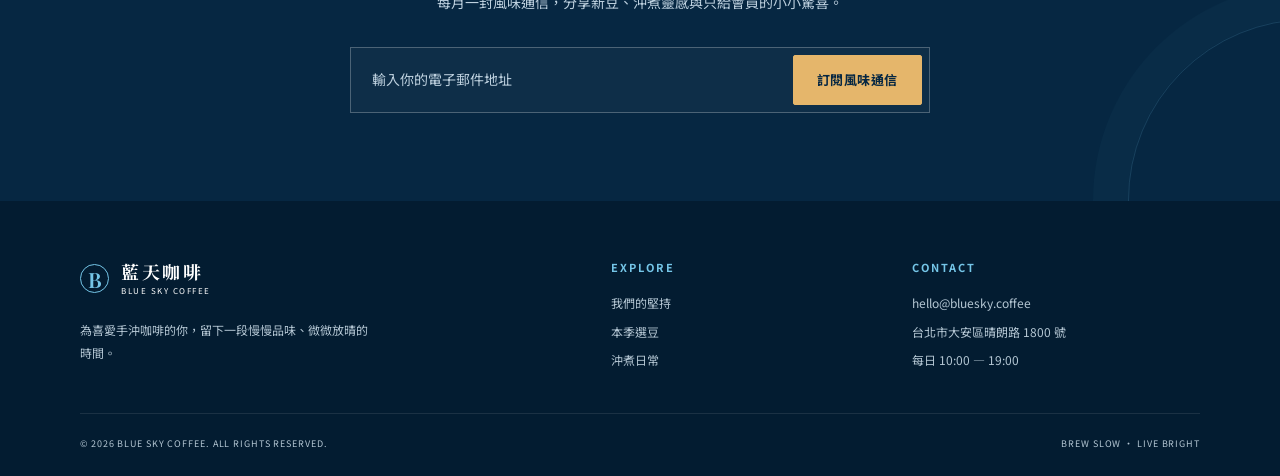
<file: onepage2/index.html>
<!DOCTYPE html>
<html lang="zh-Hant">
<head>
<meta charset="UTF-8">
<meta name="viewport" content="width=device-width, initial-scale=1.0">
<title>藍天咖啡｜讓風味，慢慢抵達</title>
<meta name="description" content="藍天咖啡，為手沖咖啡愛好者挑選當季精品咖啡豆，讓每一杯都清澈、明亮、值得細品。">
<link rel="preconnect" href="https://fonts.googleapis.com">
<link rel="preconnect" href="https://fonts.gstatic.com" crossorigin>
<link href="https://fonts.googleapis.com/css2?family=Noto+Sans+TC:wght@400;500;700&family=Noto+Serif+TC:wght@700;900&family=Playfair+Display:wght@600;700&display=swap" rel="stylesheet">
<style>
:root{--navy:#062742;--blue:#0c5b95;--sky:#75c6e8;--mist:#eaf5f7;--cream:#fbfaf6;--ink:#122534;--muted:#607482;--line:#d7e4e8;--sand:#e5b66b;--shadow:0 18px 50px rgba(6,39,66,.13)}
*{box-sizing:border-box}body,h1,h2,h3,p{margin:0}html{scroll-behavior:smooth}body{background:var(--cream);color:var(--ink);font:16px/1.7 "Noto Sans TC",sans-serif}a{color:inherit;text-decoration:none}button,input{font:inherit}button{cursor:pointer}a,button{transition:color .2s,background .2s}a:focus-visible,button:focus-visible,input:focus-visible{outline:3px solid var(--sky);outline-offset:4px}.wrap{width:min(1120px,calc(100% - 48px));margin:auto}h1,h2,h3{font-family:"Noto Serif TC",serif;letter-spacing:.035em}h2{font-size:clamp(30px,4vw,46px);line-height:1.28}h2 em{font-style:normal;color:var(--blue)}.eyebrow{display:flex;align-items:center;gap:12px;color:var(--blue);font-size:11px;font-weight:700;letter-spacing:.18em;margin-bottom:23px}.eyebrow:before{content:"";width:28px;height:1px;background:currentColor}.section{padding:112px 0;background:white}.lede{color:var(--muted);margin-top:24px}.btn{display:inline-flex;align-items:center;justify-content:center;min-height:50px;padding:11px 23px;border:1px solid #ffffff80;border-radius:2px;font-size:13px;font-weight:700;letter-spacing:.04em}.btn:hover{background:white;color:var(--navy)}.btn-primary{background:var(--sand);border-color:var(--sand);color:var(--navy)}.btn-primary:hover{background:#f2cd95;border-color:#f2cd95}
header{position:absolute;inset:0 0 auto;z-index:10;color:white;border-bottom:1px solid #ffffff26}.nav{height:78px;display:flex;align-items:center;justify-content:space-between}.brand{display:flex;align-items:center;gap:12px}.brand-mark{display:grid;place-items:center;width:29px;height:29px;border:1px solid var(--sky);border-radius:50%;color:var(--sky);font:600 21px "Playfair Display",serif}.brand strong{display:block;font-family:"Noto Serif TC",serif;letter-spacing:.14em;font-size:18px;line-height:1.4}.brand small{display:block;font-size:8px;letter-spacing:.19em}.nav-links{display:flex;align-items:center;gap:31px;font-size:13px;font-weight:500}.nav-links>a:not(.btn){position:relative;padding:8px 0}.nav-links>a:not(.btn):after{content:"";position:absolute;bottom:0;right:0;width:0;height:1px;background:var(--sky);transition:width .25s}.nav-links>a:hover:after{width:100%}.nav-links .btn{min-height:39px;font-weight:500}.menu-toggle{display:none;color:white;background:none;border:0;font-size:25px;width:44px;height:44px}
.hero{position:relative;overflow:hidden;min-height:704px;padding:150px 0 48px;color:white;background:radial-gradient(ellipse at 85% 45%,#14628a80,transparent 56%),linear-gradient(120deg,var(--navy),#073651)}.hero:before,.hero:after{content:"";position:absolute;border:1px solid #75c6e81a;border-radius:50%;width:640px;height:640px;right:-80px;top:45px;pointer-events:none}.hero:after{width:760px;height:760px;right:-140px;top:-15px}.hero-grid{position:relative;z-index:1;display:grid;grid-template-columns:1.02fr .98fr;gap:45px;align-items:center}.hero .eyebrow{color:var(--sky)}h1{font-size:clamp(42px,5.5vw,68px);line-height:1.22;font-weight:900;letter-spacing:.055em}h1 span{color:var(--sky)}.hero-lede{max-width:470px;color:#d0e0e9;font-size:14px;line-height:1.95;margin:26px 0 29px}.hero-actions{display:flex;flex-wrap:wrap;gap:12px}.origin{font-size:10px;letter-spacing:.19em;color:#b6cedb;margin-top:31px}.hero-visual{position:relative;display:flex;justify-content:center;align-items:center;min-height:360px}.hero-visual img{display:block;width:400px;height:300px;max-width:100%;object-fit:cover;box-shadow:var(--shadow);border-radius:2px}.temperature{position:absolute;right:0;bottom:0;padding:16px 20px;background:#062742e6;border-left:1px solid var(--sky);font-size:10px;letter-spacing:.12em;color:#c9dce6}.temperature strong{display:block;font:600 34px "Playfair Display",serif;color:var(--sky)}.temperature span{display:block}.scroll-cue{display:flex;align-items:center;gap:14px;font-size:9px;letter-spacing:.19em;color:#b6cedb;margin-top:45px}.scroll-cue:before{content:"";width:38px;height:1px;background:var(--sky)}
.story-grid{display:grid;grid-template-columns:.9fr 1.1fr;gap:95px;align-items:center}.story-art{position:relative;min-height:380px;display:flex;align-items:center}.seal{width:310px;height:310px;border:1px solid #a8c9d6;border-radius:50%;background:var(--mist);display:flex;flex-direction:column;align-items:center;justify-content:center;outline:1px solid #bfd6df;outline-offset:-14px;color:var(--blue)}.seal .seal-b{font:600 80px/1.1 "Playfair Display",serif}.seal strong{font-family:"Noto Serif TC",serif;font-size:22px;letter-spacing:.1em;margin:15px 0}.seal small{font-size:8px;letter-spacing:.15em}.note{position:absolute;right:0;bottom:0;width:220px;padding:25px;background:var(--navy);color:white;box-shadow:var(--shadow)}.note small{font-size:9px;letter-spacing:.16em;color:var(--sky)}.note p{font-family:"Noto Serif TC",serif;font-size:18px;margin-top:12px;line-height:1.7}.story-copy p+p{margin-top:18px}.text-link{display:inline-block;margin-top:24px;color:var(--blue);font-size:13px;font-weight:700;border-bottom:1px solid var(--blue);padding-bottom:7px}
.selection{background:var(--mist)}.section-heading{display:flex;align-items:flex-end;justify-content:space-between;gap:30px;margin-bottom:40px}.section-heading .lede{max-width:265px;font-size:14px;margin-bottom:4px}.coffee-grid{display:grid;grid-template-columns:repeat(3,1fr);gap:19px}.coffee-card{position:relative;overflow:hidden;min-height:384px;padding:30px 27px;background:var(--navy);color:white;box-shadow:var(--shadow);display:flex;flex-direction:column}.coffee-card:nth-child(2){background:#106396}.coffee-card:nth-child(3){background:#164c68}.coffee-card:after{content:"";position:absolute;width:230px;height:230px;border:1px solid #ffffff20;border-radius:50%;bottom:-95px;right:-75px;box-shadow:0 0 0 22px #ffffff05,0 0 0 45px #ffffff05;pointer-events:none}.card-number{font:600 13px "Playfair Display",serif;letter-spacing:.12em;color:#b9dfef}.coffee-symbol{width:38px;height:48px;border:1px solid #ffffff60;border-radius:50%;transform:rotate(35deg);position:relative;margin:24px 0}.coffee-symbol:after{content:"";position:absolute;left:50%;top:5px;bottom:5px;border-left:1px solid #ffffff80;transform:rotate(10deg)}.region{font-size:9px;letter-spacing:.1em;color:#c2dfec}.coffee-card h3{font-size:21px;margin-top:9px;line-height:1.5}.flavour{font-size:12px;color:#d3e4ec;margin-top:11px}.card-bottom{display:flex;align-items:center;justify-content:space-between;gap:10px;margin-top:auto;padding-top:25px;position:relative;z-index:1}.price{font:600 22px "Playfair Display",serif;white-space:nowrap}.price small{font:10px "Noto Sans TC",sans-serif;color:#c2d9e6}.collect{border:0;padding:10px 0;background:none;color:white;font-size:11px;white-space:nowrap}.collect:hover{color:var(--sand)}
.brew-grid{display:grid;grid-template-columns:minmax(0,560px) minmax(0,1fr);gap:45px;align-items:center}.brew-media{min-width:0}.brew-media iframe{display:block;width:560px;max-width:100%;height:auto;aspect-ratio:560/315;border:0;background:var(--mist)}.brew-caption{padding-top:18px;text-align:right;color:var(--blue);font-size:10px;letter-spacing:.12em}.brew-caption strong{display:block;font:600 36px "Playfair Display",serif;margin-top:3px}.brew-steps{margin-top:26px}.step{display:grid;grid-template-columns:40px 1fr;gap:15px;padding:18px 0;border-top:1px solid var(--line)}.step:last-child{border-bottom:1px solid var(--line)}.step>span{font:600 25px "Playfair Display",serif;color:var(--blue)}.step h3{font-family:"Noto Sans TC",sans-serif;font-size:14px;letter-spacing:0}.step p{font-size:12px;color:var(--muted);margin-top:4px}
.subscribe{position:relative;overflow:hidden;background:var(--navy);color:white;text-align:center;padding:88px 0}.subscribe:before,.subscribe:after{content:"";position:absolute;width:360px;height:360px;border:1px solid #75c6e829;border-radius:50%;left:-210px;top:-180px;box-shadow:0 0 0 35px #75c6e807}.subscribe:after{left:auto;top:auto;right:-210px;bottom:-180px}.subscribe .wrap{position:relative;z-index:1}.subscribe .eyebrow{justify-content:center;color:var(--sky)}.subscribe h2{font-size:clamp(29px,3.5vw,40px)}.subscribe p{color:#bed1df;font-size:14px;margin-top:21px}.subscribe form{display:flex;max-width:580px;margin:32px auto 0;padding:7px;border:1px solid #ffffff40;background:#ffffff08;gap:8px}.subscribe input{width:0;flex:1;min-width:0;border:0;background:none;padding:12px 14px;color:white;font-size:14px;border-radius:0}.subscribe input::placeholder{color:#bed1df}.subscribe button{border:1px solid var(--sand)}
footer{background:#031c31;color:#b4c6d3;padding:58px 0 24px;font-size:12px}.footer-grid{display:grid;grid-template-columns:1.6fr .8fr 1fr;gap:70px}.footer-brand .brand{color:white}.footer-brand p{max-width:290px;margin-top:21px;line-height:1.9}.footer-col h3{font:700 11px "Noto Sans TC",sans-serif;letter-spacing:.18em;color:var(--sky);margin-bottom:18px}.footer-col a{display:block;margin-top:8px}.footer-col a:hover{color:white}.footer-col p{margin-top:8px}.footer-bottom{border-top:1px solid #ffffff18;margin-top:43px;padding-top:22px;display:flex;justify-content:space-between;gap:15px;font-size:9px;letter-spacing:.1em}.toast{position:fixed;right:22px;bottom:22px;z-index:30;max-width:calc(100% - 44px);padding:17px 23px;background:var(--navy);border-left:3px solid var(--sand);color:white;font-size:13px;box-shadow:var(--shadow);opacity:0;transform:translateY(12px);transition:opacity .25s,transform .25s;pointer-events:none}.toast.show{opacity:1;transform:translateY(0)}.reveal{opacity:1;transform:none}.motion-enabled .reveal{opacity:0;transform:translateY(18px);transition:opacity .65s ease,transform .65s ease}.motion-enabled .reveal.visible{opacity:1;transform:none}
@media(max-width:820px){.menu-toggle{display:block}.nav-links{position:absolute;top:78px;left:0;right:0;display:flex;flex-direction:column;align-items:stretch;gap:0;max-height:0;visibility:hidden;overflow:hidden;background:#05233c;transition:max-height .3s,visibility .3s}.nav-links.open{max-height:300px;visibility:visible}.nav-links>a{margin:0 24px;padding:15px 0!important}.nav-links .btn{margin:6px 24px 20px;padding:10px!important}.hero{min-height:710px;padding-top:130px}.hero-grid{grid-template-columns:1fr;gap:22px}.hero-lede{max-width:570px}.hero-visual{min-height:260px}.hero-visual img{width:320px;height:240px}.temperature{right:8%;bottom:0}.scroll-cue{margin-top:30px}.story-grid,.brew-grid{grid-template-columns:1fr;gap:50px}.story-art{max-width:420px;width:100%;margin:auto}.coffee-grid{grid-template-columns:repeat(2,1fr)}.coffee-card:last-child{grid-column:1/-1}.section-heading{align-items:flex-start}.brew-media{max-width:560px;width:100%;margin:auto}.footer-grid{grid-template-columns:1fr 1fr;gap:35px}.footer-brand{grid-column:1/-1}}
@media(max-width:560px){.wrap{width:calc(100% - 34px)}.hero{min-height:680px;padding-top:120px}.hero h1{font-size:40px}.hero-lede{font-size:13px;margin:22px 0}.hero .eyebrow{font-size:9px}.hero-visual{min-height:210px}.hero-visual img{width:280px;height:210px}.temperature{display:none}.origin{font-size:9px;margin-top:24px}.hero-actions{gap:9px}.hero-actions .btn{padding:11px 18px}.section{padding:76px 0}.story-art{min-height:310px;max-width:335px}.seal{width:245px;height:245px}.seal .seal-b{font-size:60px}.seal strong{font-size:18px}.note{width:185px;padding:21px}.note p{font-size:16px}.story-grid,.brew-grid{gap:36px}.section-heading{flex-direction:column;gap:0;margin-bottom:30px}.section-heading .lede{max-width:none;margin-top:18px}.coffee-grid{grid-template-columns:1fr}.coffee-card:last-child{grid-column:auto}.coffee-card{min-height:330px}.coffee-symbol{margin:18px 0}.brew-caption strong{font-size:28px}.subscribe{padding:76px 0}.subscribe form{flex-direction:column;padding:9px}.subscribe input{width:100%;min-height:50px;flex:auto}.subscribe button{width:100%}.footer-grid{grid-template-columns:1fr;gap:30px}.footer-brand{grid-column:auto}.footer-bottom{flex-direction:column;font-size:8px}.toast{right:17px;bottom:17px;max-width:calc(100% - 34px)}}
@media(prefers-reduced-motion:reduce){html{scroll-behavior:auto}*,*:before,*:after{transition:none!important;animation:none!important}.motion-enabled .reveal{opacity:1;transform:none}}
</style>
</head>
<body>
<header id="top"><nav class="nav wrap" aria-label="主要導覽"><a class="brand" href="#top" aria-label="回到藍天咖啡首頁"><span class="brand-mark">B</span><span><strong>藍天咖啡</strong><small>BLUE SKY COFFEE</small></span></a><button class="menu-toggle" type="button" aria-label="開啟導覽選單" aria-controls="navLinks" aria-expanded="false">☰</button><div class="nav-links" id="navLinks"><a href="#story">我們的堅持</a><a href="#coffee">本季的選豆</a><a href="#brew">沖煮日常</a><a class="btn" href="#visit">訂閱風味通信</a></div></nav></header>
<main>
<section class="hero" aria-labelledby="heroTitle"><div class="wrap"><div class="hero-grid"><div><p class="eyebrow">HAND BREWED · SLOWLY ROASTED</p><h1 id="heroTitle">讓風味，<br>在<span>藍天</span>下<br>慢慢抵達。</h1><p class="hero-lede">藍天咖啡為喜歡手沖的你，挑選值得細品的單一產區咖啡豆。從第一縷花香，到最後一口回甘，每一杯都有自己的晴朗天氣。</p><div class="hero-actions"><a class="btn btn-primary" href="#coffee">探索本季風味 →</a><a class="btn" href="#story">認識藍天</a></div><p class="origin">TAIPEI · TAIWAN · EST. 2018</p></div><div class="hero-visual" aria-hidden="true"><img src="images/hero.jpg" width="400" height="300" alt="" fetchpriority="high"><div class="temperature"><strong>92°C</strong><span>理想水溫</span><span>細細喚醒香氣</span></div></div></div><a class="scroll-cue" href="#story">SCROLL TO DISCOVER</a></div></section>
<section class="section" id="story" aria-labelledby="storyTitle"><div class="wrap story-grid"><div class="story-art reveal"><div class="seal"><span class="seal-b">B</span><strong>慢一點，更清楚。</strong><small>LET THE FLAVOUR SPEAK</small></div><div class="note"><small>BLUE SKY NOTE</small><p>一杯好咖啡，<br>從來不是匆忙<br>完成的事。</p></div></div><div class="story-copy reveal"><p class="eyebrow">OUR PHILOSOPHY</p><h2 id="storyTitle">在一杯之間，<br>看見產地的<em>晴朗。</em></h2><p class="lede">我們相信，精品咖啡的美好不該被複雜掩蓋。以小批次烘焙留住豆子的個性，再用穩定、誠實的手沖，讓風土與時間在杯中變得清晰。</p><p class="lede">給懂得放慢腳步的人，也給每一個想重新認識咖啡的人。</p><a class="text-link" href="#brew">看看我們如何沖煮 →</a></div></div></section>
<section class="section selection" id="coffee" aria-labelledby="coffeeTitle"><div class="wrap"><div class="section-heading reveal"><div><p class="eyebrow">SEASONAL SELECTION</p><h2 id="coffeeTitle">今天，想喝<br>哪一片<em>藍天？</em></h2></div><p class="lede">三款當季單品，為不同的晨光、午後與靜夜而選。</p></div><div class="coffee-grid">
<article class="coffee-card reveal"><p class="card-number">01 / BRIGHT</p><div class="coffee-symbol" aria-hidden="true"></div><p class="region">ETHIOPIA · YIRGACHEFFE</p><h3>衣索比亞・耶加雪菲</h3><p class="flavour">白花、佛手柑、蜂蜜</p><div class="card-bottom"><p class="price">NT$ 520 <small>/ 200g</small></p><button class="collect" type="button" data-coffee="衣索比亞・耶加雪菲">加入收藏 ＋</button></div></article>
<article class="coffee-card reveal"><p class="card-number">02 / JUICY</p><div class="coffee-symbol" aria-hidden="true"></div><p class="region">KENYA · KIRINYAGA</p><h3>肯亞・祈安布</h3><p class="flavour">黑醋栗、洛神、葡萄柚</p><div class="card-bottom"><p class="price">NT$ 580 <small>/ 200g</small></p><button class="collect" type="button" data-coffee="肯亞・祈安布">加入收藏 ＋</button></div></article>
<article class="coffee-card reveal"><p class="card-number">03 / ROUND</p><div class="coffee-symbol" aria-hidden="true"></div><p class="region">COLOMBIA · HUILA</p><h3>哥倫比亞・慧蘭</h3><p class="flavour">黃桃、焦糖、可可尾韻</p><div class="card-bottom"><p class="price">NT$ 460 <small>/ 200g</small></p><button class="collect" type="button" data-coffee="哥倫比亞・慧蘭">加入收藏 ＋</button></div></article>
</div></div></section>
<section class="section" id="brew" aria-labelledby="brewTitle"><div class="wrap brew-grid"><div class="brew-media reveal"><iframe width="560" height="315" src="https://www.youtube.com/embed/hMOYa4EBntI" title="藍天咖啡｜V60 手沖咖啡示範" loading="lazy" allow="accelerometer; autoplay; clipboard-write; encrypted-media; gyroscope; picture-in-picture; web-share" referrerpolicy="strict-origin-when-cross-origin" allowfullscreen></iframe><div class="brew-caption">V60 / 15G : 240ML<strong>2'45''</strong></div></div><div class="reveal"><p class="eyebrow">A QUIET RITUAL</p><h2 id="brewTitle">把時間交給水，<br>讓咖啡說<em>自己的話。</em></h2><p class="lede">不需要繁複儀式，只要三個安靜的步驟。每一個參數，都是為了讓你更靠近豆子原本的樣子。</p><div class="brew-steps"><div class="step"><span>01</span><div><h3>研磨，先聞見期待</h3><p>15g 中細研磨，讓香氣從指尖開始展開。</p></div></div><div class="step"><span>02</span><div><h3>悶蒸，等待第一個呼吸</h3><p>以 92°C 熱水浸潤 30 秒，喚醒甜感與層次。</p></div></div><div class="step"><span>03</span><div><h3>注水，保持自己的節奏</h3><p>穩定畫圈，讓 240ml 的清澈在 2 分 45 秒完成。</p></div></div></div></div></div></section>
<section class="subscribe" id="visit" aria-labelledby="visitTitle"><div class="wrap reveal"><p class="eyebrow">THE BLUE SKY LETTER</p><h2 id="visitTitle">把下一杯好咖啡，<br>寄到你的日常裡。</h2><p>每月一封風味通信，分享新豆、沖煮靈感與只給會員的小小驚喜。</p><form id="subscribeForm"><input type="email" name="email" aria-label="電子郵件地址" autocomplete="email" placeholder="輸入你的電子郵件地址" required><button class="btn btn-primary" type="submit">訂閱風味通信</button></form></div></section>
</main>
<footer><div class="wrap"><div class="footer-grid"><div class="footer-brand"><a class="brand" href="#top" aria-label="回到藍天咖啡首頁"><span class="brand-mark">B</span><span><strong>藍天咖啡</strong><small>BLUE SKY COFFEE</small></span></a><p>為喜愛手沖咖啡的你，留下一段慢慢品味、微微放晴的時間。</p></div><div class="footer-col"><h3>EXPLORE</h3><a href="#story">我們的堅持</a><a href="#coffee">本季選豆</a><a href="#brew">沖煮日常</a></div><div class="footer-col"><h3>CONTACT</h3><a href="mailto:hello@bluesky.coffee">hello@bluesky.coffee</a><p>台北市大安區晴朗路 1800 號</p><p>每日 10:00 — 19:00</p></div></div><div class="footer-bottom"><p>© 2026 BLUE SKY COFFEE. ALL RIGHTS RESERVED.</p><p>BREW SLOW · LIVE BRIGHT</p></div></div></footer>
<div class="toast" id="toast" role="status" aria-live="polite" aria-atomic="true"></div>
<script>
const menuToggle=document.querySelector('.menu-toggle');
const navLinks=document.getElementById('navLinks');
function setMenu(open){navLinks.classList.toggle('open',open);menuToggle.setAttribute('aria-expanded',String(open));menuToggle.setAttribute('aria-label',open?'關閉導覽選單':'開啟導覽選單');menuToggle.textContent=open?'×':'☰';}
menuToggle.addEventListener('click',()=>setMenu(menuToggle.getAttribute('aria-expanded')!=='true'));
navLinks.querySelectorAll('a').forEach(link=>link.addEventListener('click',()=>setMenu(false)));
document.addEventListener('keydown',event=>{if(event.key==='Escape'&&menuToggle.getAttribute('aria-expanded')==='true'){setMenu(false);menuToggle.focus();}});
const mobileQuery=window.matchMedia('(max-width:820px)');
mobileQuery.addEventListener('change',()=>setMenu(false));
const toast=document.getElementById('toast');let toastTimer;
function showToast(message){clearTimeout(toastTimer);toast.textContent=message;toast.classList.add('show');toastTimer=setTimeout(()=>toast.classList.remove('show'),2600);}
document.querySelectorAll('[data-coffee]').forEach(button=>button.addEventListener('click',()=>showToast(`已將「${button.dataset.coffee}」加入你的收藏。`)));
document.getElementById('subscribeForm').addEventListener('submit',event=>{event.preventDefault();event.currentTarget.reset();showToast('謝謝訂閱，下一封晴朗的風味通信即將寄出。');});
const reducedMotion=window.matchMedia('(prefers-reduced-motion: reduce)');
const revealItems=document.querySelectorAll('.reveal');let observer;
if('IntersectionObserver' in window&&!reducedMotion.matches){observer=new IntersectionObserver(entries=>{entries.forEach(entry=>{if(entry.isIntersecting){entry.target.classList.add('visible');observer.unobserve(entry.target);}});},{threshold:.12});document.documentElement.classList.add('motion-enabled');revealItems.forEach(item=>observer.observe(item));}else{revealItems.forEach(item=>item.classList.add('visible'));}
reducedMotion.addEventListener('change',event=>{if(event.matches){if(observer)observer.disconnect();document.documentElement.classList.remove('motion-enabled');revealItems.forEach(item=>item.classList.add('visible'));}});
</script>
</body>
</html>
</file>
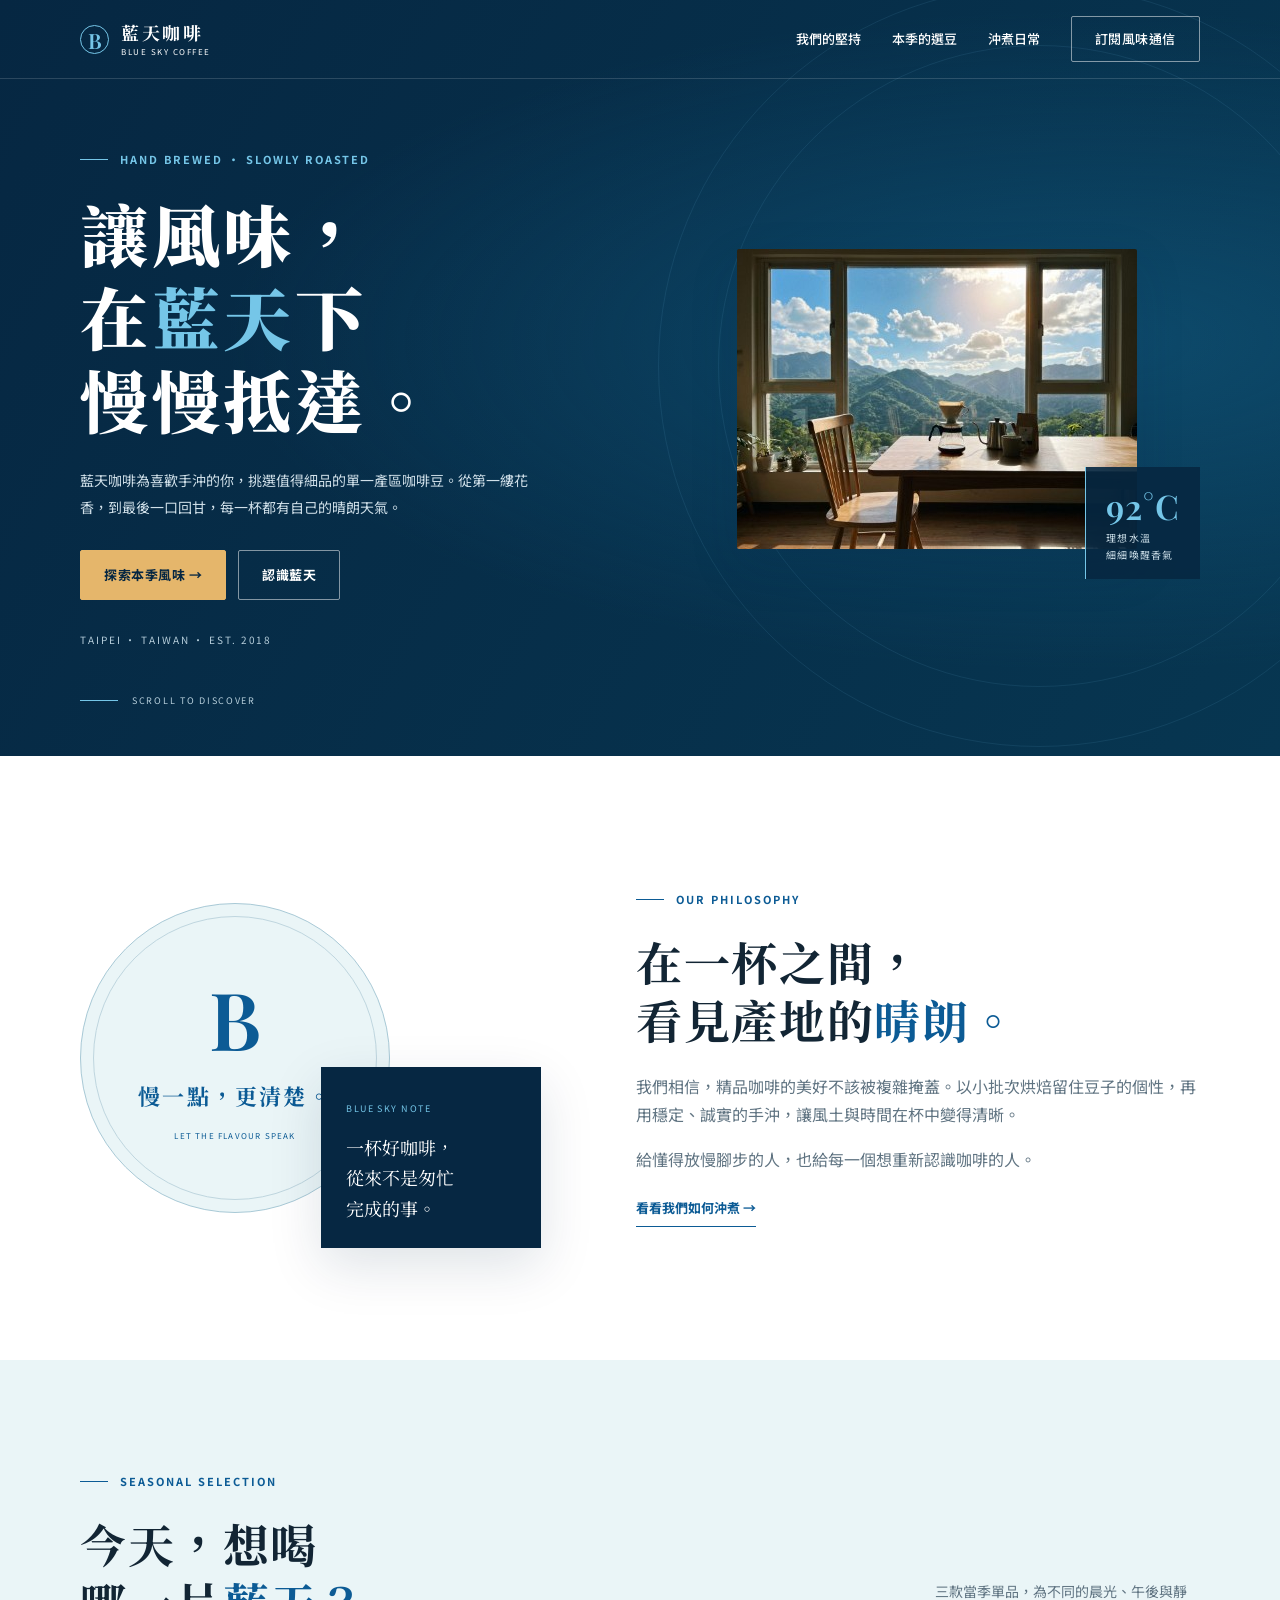
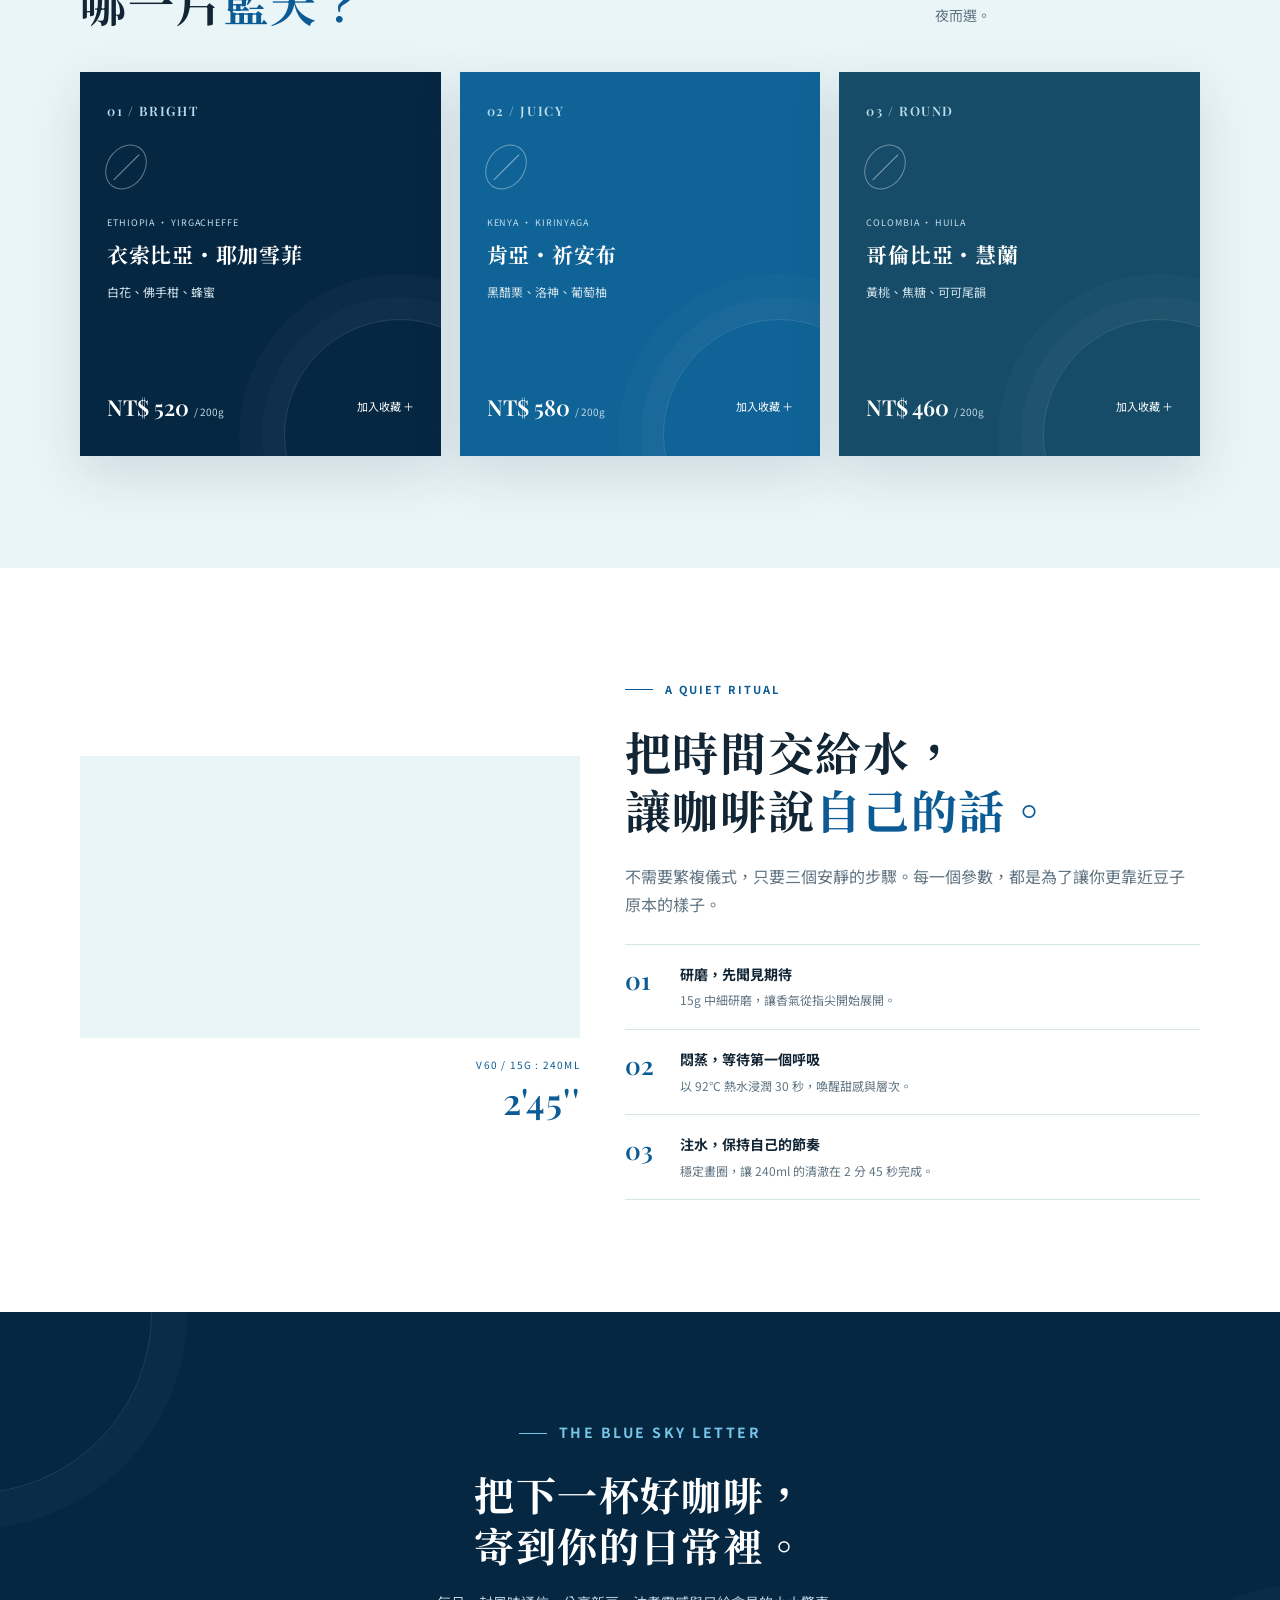
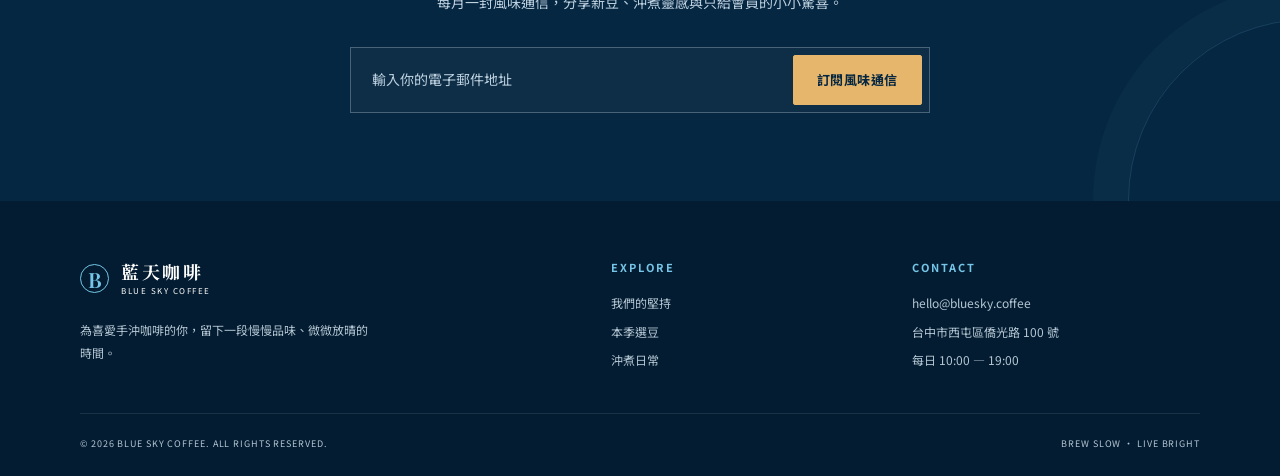
<file: onepage3/index.html>
<!DOCTYPE html>
<html lang="zh-Hant">
<head>
<meta charset="UTF-8">
<meta name="viewport" content="width=device-width, initial-scale=1.0">
<title>藍天咖啡｜讓風味，慢慢抵達</title>
<meta name="description" content="藍天咖啡，為手沖咖啡愛好者挑選當季精品咖啡豆，讓每一杯都清澈、明亮、值得細品。">
<link rel="preconnect" href="https://fonts.googleapis.com">
<link rel="preconnect" href="https://fonts.gstatic.com" crossorigin>
<link href="https://fonts.googleapis.com/css2?family=Noto+Sans+TC:wght@400;500;700&family=Noto+Serif+TC:wght@700;900&family=Playfair+Display:wght@600;700&display=swap" rel="stylesheet">
<style>
:root{--navy:#062742;--blue:#0c5b95;--sky:#75c6e8;--mist:#eaf5f7;--cream:#fbfaf6;--ink:#122534;--muted:#607482;--line:#d7e4e8;--sand:#e5b66b;--shadow:0 18px 50px rgba(6,39,66,.13)}
*{box-sizing:border-box}body,h1,h2,h3,p{margin:0}html{scroll-behavior:smooth}body{background:var(--cream);color:var(--ink);font:16px/1.7 "Noto Sans TC",sans-serif}a{color:inherit;text-decoration:none}button,input{font:inherit}button{cursor:pointer}a,button{transition:color .2s,background .2s}a:focus-visible,button:focus-visible,input:focus-visible{outline:3px solid var(--sky);outline-offset:4px}.wrap{width:min(1120px,calc(100% - 48px));margin:auto}h1,h2,h3{font-family:"Noto Serif TC",serif;letter-spacing:.035em}h2{font-size:clamp(30px,4vw,46px);line-height:1.28}h2 em{font-style:normal;color:var(--blue)}.eyebrow{display:flex;align-items:center;gap:12px;color:var(--blue);font-size:11px;font-weight:700;letter-spacing:.18em;margin-bottom:23px}.eyebrow:before{content:"";width:28px;height:1px;background:currentColor}.section{padding:112px 0;background:white}.lede{color:var(--muted);margin-top:24px}.btn{display:inline-flex;align-items:center;justify-content:center;min-height:50px;padding:11px 23px;border:1px solid #ffffff80;border-radius:2px;font-size:13px;font-weight:700;letter-spacing:.04em}.btn:hover{background:white;color:var(--navy)}.btn-primary{background:var(--sand);border-color:var(--sand);color:var(--navy)}.btn-primary:hover{background:#f2cd95;border-color:#f2cd95}
header{position:absolute;inset:0 0 auto;z-index:10;color:white;border-bottom:1px solid #ffffff26}.nav{height:78px;display:flex;align-items:center;justify-content:space-between}.brand{display:flex;align-items:center;gap:12px}.brand-mark{display:grid;place-items:center;width:29px;height:29px;border:1px solid var(--sky);border-radius:50%;color:var(--sky);font:600 21px "Playfair Display",serif}.brand strong{display:block;font-family:"Noto Serif TC",serif;letter-spacing:.14em;font-size:18px;line-height:1.4}.brand small{display:block;font-size:8px;letter-spacing:.19em}.nav-links{display:flex;align-items:center;gap:31px;font-size:13px;font-weight:500}.nav-links>a:not(.btn){position:relative;padding:8px 0}.nav-links>a:not(.btn):after{content:"";position:absolute;bottom:0;right:0;width:0;height:1px;background:var(--sky);transition:width .25s}.nav-links>a:hover:after{width:100%}.nav-links .btn{min-height:39px;font-weight:500}.menu-toggle{display:none;color:white;background:none;border:0;font-size:25px;width:44px;height:44px}
.hero{position:relative;overflow:hidden;min-height:704px;padding:150px 0 48px;color:white;background:radial-gradient(ellipse at 85% 45%,#14628a80,transparent 56%),linear-gradient(120deg,var(--navy),#073651)}.hero:before,.hero:after{content:"";position:absolute;border:1px solid #75c6e81a;border-radius:50%;width:640px;height:640px;right:-80px;top:45px;pointer-events:none}.hero:after{width:760px;height:760px;right:-140px;top:-15px}.hero-grid{position:relative;z-index:1;display:grid;grid-template-columns:1.02fr .98fr;gap:45px;align-items:center}.hero .eyebrow{color:var(--sky)}h1{font-size:clamp(42px,5.5vw,68px);line-height:1.22;font-weight:900;letter-spacing:.055em}h1 span{color:var(--sky)}.hero-lede{max-width:470px;color:#d0e0e9;font-size:14px;line-height:1.95;margin:26px 0 29px}.hero-actions{display:flex;flex-wrap:wrap;gap:12px}.origin{font-size:10px;letter-spacing:.19em;color:#b6cedb;margin-top:31px}.hero-visual{position:relative;display:flex;justify-content:center;align-items:center;min-height:360px}.hero-visual img{display:block;width:400px;height:300px;max-width:100%;object-fit:cover;box-shadow:var(--shadow);border-radius:2px}.temperature{position:absolute;right:0;bottom:0;padding:16px 20px;background:#062742e6;border-left:1px solid var(--sky);font-size:10px;letter-spacing:.12em;color:#c9dce6}.temperature strong{display:block;font:600 34px "Playfair Display",serif;color:var(--sky)}.temperature span{display:block}.scroll-cue{display:flex;align-items:center;gap:14px;font-size:9px;letter-spacing:.19em;color:#b6cedb;margin-top:45px}.scroll-cue:before{content:"";width:38px;height:1px;background:var(--sky)}
.story-grid{display:grid;grid-template-columns:.9fr 1.1fr;gap:95px;align-items:center}.story-art{position:relative;min-height:380px;display:flex;align-items:center}.seal{width:310px;height:310px;border:1px solid #a8c9d6;border-radius:50%;background:var(--mist);display:flex;flex-direction:column;align-items:center;justify-content:center;outline:1px solid #bfd6df;outline-offset:-14px;color:var(--blue)}.seal .seal-b{font:600 80px/1.1 "Playfair Display",serif}.seal strong{font-family:"Noto Serif TC",serif;font-size:22px;letter-spacing:.1em;margin:15px 0}.seal small{font-size:8px;letter-spacing:.15em}.note{position:absolute;right:0;bottom:0;width:220px;padding:25px;background:var(--navy);color:white;box-shadow:var(--shadow)}.note small{font-size:9px;letter-spacing:.16em;color:var(--sky)}.note p{font-family:"Noto Serif TC",serif;font-size:18px;margin-top:12px;line-height:1.7}.story-copy p+p{margin-top:18px}.text-link{display:inline-block;margin-top:24px;color:var(--blue);font-size:13px;font-weight:700;border-bottom:1px solid var(--blue);padding-bottom:7px}
.selection{background:var(--mist)}.section-heading{display:flex;align-items:flex-end;justify-content:space-between;gap:30px;margin-bottom:40px}.section-heading .lede{max-width:265px;font-size:14px;margin-bottom:4px}.coffee-grid{display:grid;grid-template-columns:repeat(3,1fr);gap:19px}.coffee-card{position:relative;overflow:hidden;min-height:384px;padding:30px 27px;background:var(--navy);color:white;box-shadow:var(--shadow);display:flex;flex-direction:column}.coffee-card:nth-child(2){background:#106396}.coffee-card:nth-child(3){background:#164c68}.coffee-card:after{content:"";position:absolute;width:230px;height:230px;border:1px solid #ffffff20;border-radius:50%;bottom:-95px;right:-75px;box-shadow:0 0 0 22px #ffffff05,0 0 0 45px #ffffff05;pointer-events:none}.card-number{font:600 13px "Playfair Display",serif;letter-spacing:.12em;color:#b9dfef}.coffee-symbol{width:38px;height:48px;border:1px solid #ffffff60;border-radius:50%;transform:rotate(35deg);position:relative;margin:24px 0}.coffee-symbol:after{content:"";position:absolute;left:50%;top:5px;bottom:5px;border-left:1px solid #ffffff80;transform:rotate(10deg)}.region{font-size:9px;letter-spacing:.1em;color:#c2dfec}.coffee-card h3{font-size:21px;margin-top:9px;line-height:1.5}.flavour{font-size:12px;color:#d3e4ec;margin-top:11px}.card-bottom{display:flex;align-items:center;justify-content:space-between;gap:10px;margin-top:auto;padding-top:25px;position:relative;z-index:1}.price{font:600 22px "Playfair Display",serif;white-space:nowrap}.price small{font:10px "Noto Sans TC",sans-serif;color:#c2d9e6}.collect{border:0;padding:10px 0;background:none;color:white;font-size:11px;white-space:nowrap}.collect:hover{color:var(--sand)}
.brew-grid{display:grid;grid-template-columns:minmax(0,.93fr) minmax(0,1.07fr);gap:45px;align-items:center}.brew-media{min-width:0}.brew-media iframe{display:block;width:560px;max-width:100%;height:auto;aspect-ratio:560/315;border:0;background:var(--mist)}.brew-caption{padding-top:18px;text-align:right;color:var(--blue);font-size:10px;letter-spacing:.12em}.brew-caption strong{display:block;font:600 36px "Playfair Display",serif;margin-top:3px}.brew-steps{margin-top:26px}.step{display:grid;grid-template-columns:40px 1fr;gap:15px;padding:18px 0;border-top:1px solid var(--line)}.step:last-child{border-bottom:1px solid var(--line)}.step>span{font:600 25px "Playfair Display",serif;color:var(--blue)}.step h3{font-family:"Noto Sans TC",sans-serif;font-size:14px;letter-spacing:0}.step p{font-size:12px;color:var(--muted);margin-top:4px}
.subscribe{position:relative;overflow:hidden;background:var(--navy);color:white;text-align:center;padding:88px 0}.subscribe:before,.subscribe:after{content:"";position:absolute;width:360px;height:360px;border:1px solid #75c6e829;border-radius:50%;left:-210px;top:-180px;box-shadow:0 0 0 35px #75c6e807}.subscribe:after{left:auto;top:auto;right:-210px;bottom:-180px}.subscribe .wrap{position:relative;z-index:1}.subscribe .eyebrow{justify-content:center;color:var(--sky)}.subscribe h2{font-size:clamp(29px,3.5vw,40px)}.subscribe p{color:#bed1df;font-size:14px;margin-top:21px}.subscribe form{display:flex;max-width:580px;margin:32px auto 0;padding:7px;border:1px solid #ffffff40;background:#ffffff08;gap:8px}.subscribe input{width:0;flex:1;min-width:0;border:0;background:none;padding:12px 14px;color:white;font-size:14px;border-radius:0}.subscribe input::placeholder{color:#bed1df}.subscribe button{border:1px solid var(--sand)}
footer{background:#031c31;color:#b4c6d3;padding:58px 0 24px;font-size:12px}.footer-grid{display:grid;grid-template-columns:1.6fr .8fr 1fr;gap:70px}.footer-brand .brand{color:white}.footer-brand p{max-width:290px;margin-top:21px;line-height:1.9}.footer-col h3{font:700 11px "Noto Sans TC",sans-serif;letter-spacing:.18em;color:var(--sky);margin-bottom:18px}.footer-col a{display:block;margin-top:8px}.footer-col a:hover{color:white}.footer-col p{margin-top:8px}.footer-bottom{border-top:1px solid #ffffff18;margin-top:43px;padding-top:22px;display:flex;justify-content:space-between;gap:15px;font-size:9px;letter-spacing:.1em}.toast{position:fixed;right:22px;bottom:22px;z-index:30;max-width:calc(100% - 44px);padding:17px 23px;background:var(--navy);border-left:3px solid var(--sand);color:white;font-size:13px;box-shadow:var(--shadow);opacity:0;transform:translateY(12px);transition:opacity .25s,transform .25s;pointer-events:none}.toast.show{opacity:1;transform:translateY(0)}.reveal{opacity:1;transform:none}.motion-enabled .reveal{opacity:0;transform:translateY(18px);transition:opacity .65s ease,transform .65s ease}.motion-enabled .reveal.visible{opacity:1;transform:none}
@media(max-width:820px){.menu-toggle{display:block}.nav-links{position:absolute;top:78px;left:0;right:0;display:flex;flex-direction:column;align-items:stretch;gap:0;max-height:0;visibility:hidden;overflow:hidden;background:#05233c;transition:max-height .3s,visibility .3s}.nav-links.open{max-height:300px;visibility:visible}.nav-links>a{margin:0 24px;padding:15px 0!important}.nav-links .btn{margin:6px 24px 20px;padding:10px!important}.hero{min-height:710px;padding-top:130px}.hero-grid{grid-template-columns:1fr;gap:22px}.hero-lede{max-width:570px}.hero-visual{min-height:260px}.hero-visual img{width:320px;height:240px}.temperature{right:8%;bottom:0}.scroll-cue{margin-top:30px}.story-grid,.brew-grid{grid-template-columns:1fr;gap:50px}.story-art{max-width:420px;width:100%;margin:auto}.coffee-grid{grid-template-columns:repeat(2,1fr)}.coffee-card:last-child{grid-column:1/-1}.section-heading{align-items:flex-start}.brew-media{max-width:560px;width:100%;margin:auto}.footer-grid{grid-template-columns:1fr 1fr;gap:35px}.footer-brand{grid-column:1/-1}}
@media(max-width:560px){.wrap{width:calc(100% - 34px)}.hero{min-height:680px;padding-top:120px}.hero h1{font-size:40px}.hero-lede{font-size:13px;margin:22px 0}.hero .eyebrow{font-size:9px}.hero-visual{min-height:210px}.hero-visual img{width:280px;height:210px}.temperature{display:none}.origin{font-size:9px;margin-top:24px}.hero-actions{gap:9px}.hero-actions .btn{padding:11px 18px}.section{padding:76px 0}.story-art{min-height:310px;max-width:335px}.seal{width:245px;height:245px}.seal .seal-b{font-size:60px}.seal strong{font-size:18px}.note{width:185px;padding:21px}.note p{font-size:16px}.story-grid,.brew-grid{gap:36px}.section-heading{flex-direction:column;gap:0;margin-bottom:30px}.section-heading .lede{max-width:none;margin-top:18px}.coffee-grid{grid-template-columns:1fr}.coffee-card:last-child{grid-column:auto}.coffee-card{min-height:330px}.coffee-symbol{margin:18px 0}.brew-caption strong{font-size:28px}.subscribe{padding:76px 0}.subscribe form{flex-direction:column;padding:9px}.subscribe input{width:100%;min-height:50px;flex:auto}.subscribe button{width:100%}.footer-grid{grid-template-columns:1fr;gap:30px}.footer-brand{grid-column:auto}.footer-bottom{flex-direction:column;font-size:8px}.toast{right:17px;bottom:17px;max-width:calc(100% - 34px)}}
@media(prefers-reduced-motion:reduce){html{scroll-behavior:auto}*,*:before,*:after{transition:none!important;animation:none!important}.motion-enabled .reveal{opacity:1;transform:none}}
</style>
</head>
<body>
<header id="top"><nav class="nav wrap" aria-label="主要導覽"><a class="brand" href="#top" aria-label="回到藍天咖啡首頁"><span class="brand-mark">B</span><span><strong>藍天咖啡</strong><small>BLUE SKY COFFEE</small></span></a><button class="menu-toggle" type="button" aria-label="開啟導覽選單" aria-controls="navLinks" aria-expanded="false">☰</button><div class="nav-links" id="navLinks"><a href="#story">我們的堅持</a><a href="#coffee">本季的選豆</a><a href="#brew">沖煮日常</a><a class="btn" href="#visit">訂閱風味通信</a></div></nav></header>
<main>
<section class="hero" aria-labelledby="heroTitle"><div class="wrap"><div class="hero-grid"><div><p class="eyebrow">HAND BREWED · SLOWLY ROASTED</p><h1 id="heroTitle">讓風味，<br>在<span>藍天</span>下<br>慢慢抵達。</h1><p class="hero-lede">藍天咖啡為喜歡手沖的你，挑選值得細品的單一產區咖啡豆。從第一縷花香，到最後一口回甘，每一杯都有自己的晴朗天氣。</p><div class="hero-actions"><a class="btn btn-primary" href="#coffee">探索本季風味 →</a><a class="btn" href="#story">認識藍天</a></div><p class="origin">TAIPEI · TAIWAN · EST. 2018</p></div><div class="hero-visual" aria-hidden="true"><img src="images/hero.jpg" width="400" height="300" alt="" fetchpriority="high"><div class="temperature"><strong>92°C</strong><span>理想水溫</span><span>細細喚醒香氣</span></div></div></div><a class="scroll-cue" href="#story">SCROLL TO DISCOVER</a></div></section>
<section class="section" id="story" aria-labelledby="storyTitle"><div class="wrap story-grid"><div class="story-art reveal"><div class="seal"><span class="seal-b">B</span><strong>慢一點，更清楚。</strong><small>LET THE FLAVOUR SPEAK</small></div><div class="note"><small>BLUE SKY NOTE</small><p>一杯好咖啡，<br>從來不是匆忙<br>完成的事。</p></div></div><div class="story-copy reveal"><p class="eyebrow">OUR PHILOSOPHY</p><h2 id="storyTitle">在一杯之間，<br>看見產地的<em>晴朗。</em></h2><p class="lede">我們相信，精品咖啡的美好不該被複雜掩蓋。以小批次烘焙留住豆子的個性，再用穩定、誠實的手沖，讓風土與時間在杯中變得清晰。</p><p class="lede">給懂得放慢腳步的人，也給每一個想重新認識咖啡的人。</p><a class="text-link" href="#brew">看看我們如何沖煮 →</a></div></div></section>
<section class="section selection" id="coffee" aria-labelledby="coffeeTitle"><div class="wrap"><div class="section-heading reveal"><div><p class="eyebrow">SEASONAL SELECTION</p><h2 id="coffeeTitle">今天，想喝<br>哪一片<em>藍天？</em></h2></div><p class="lede">三款當季單品，為不同的晨光、午後與靜夜而選。</p></div><div class="coffee-grid">
<article class="coffee-card reveal"><p class="card-number">01 / BRIGHT</p><div class="coffee-symbol" aria-hidden="true"></div><p class="region">ETHIOPIA · YIRGACHEFFE</p><h3>衣索比亞・耶加雪菲</h3><p class="flavour">白花、佛手柑、蜂蜜</p><div class="card-bottom"><p class="price">NT$ 520 <small>/ 200g</small></p><button class="collect" type="button" data-coffee="衣索比亞・耶加雪菲">加入收藏 ＋</button></div></article>
<article class="coffee-card reveal"><p class="card-number">02 / JUICY</p><div class="coffee-symbol" aria-hidden="true"></div><p class="region">KENYA · KIRINYAGA</p><h3>肯亞・祈安布</h3><p class="flavour">黑醋栗、洛神、葡萄柚</p><div class="card-bottom"><p class="price">NT$ 580 <small>/ 200g</small></p><button class="collect" type="button" data-coffee="肯亞・祈安布">加入收藏 ＋</button></div></article>
<article class="coffee-card reveal"><p class="card-number">03 / ROUND</p><div class="coffee-symbol" aria-hidden="true"></div><p class="region">COLOMBIA · HUILA</p><h3>哥倫比亞・慧蘭</h3><p class="flavour">黃桃、焦糖、可可尾韻</p><div class="card-bottom"><p class="price">NT$ 460 <small>/ 200g</small></p><button class="collect" type="button" data-coffee="哥倫比亞・慧蘭">加入收藏 ＋</button></div></article>
</div></div></section>
<section class="section" id="brew" aria-labelledby="brewTitle"><div class="wrap brew-grid"><div class="brew-media reveal"><iframe width="560" height="315" src="https://www.youtube.com/embed/hMOYa4EBntI" title="藍天咖啡｜V60 手沖咖啡示範" loading="lazy" allow="accelerometer; autoplay; clipboard-write; encrypted-media; gyroscope; picture-in-picture; web-share" referrerpolicy="strict-origin-when-cross-origin" allowfullscreen></iframe><div class="brew-caption">V60 / 15G : 240ML<strong>2'45''</strong></div></div><div class="reveal"><p class="eyebrow">A QUIET RITUAL</p><h2 id="brewTitle">把時間交給水，<br>讓咖啡說<em>自己的話。</em></h2><p class="lede">不需要繁複儀式，只要三個安靜的步驟。每一個參數，都是為了讓你更靠近豆子原本的樣子。</p><div class="brew-steps"><div class="step"><span>01</span><div><h3>研磨，先聞見期待</h3><p>15g 中細研磨，讓香氣從指尖開始展開。</p></div></div><div class="step"><span>02</span><div><h3>悶蒸，等待第一個呼吸</h3><p>以 92°C 熱水浸潤 30 秒，喚醒甜感與層次。</p></div></div><div class="step"><span>03</span><div><h3>注水，保持自己的節奏</h3><p>穩定畫圈，讓 240ml 的清澈在 2 分 45 秒完成。</p></div></div></div></div></div></section>
<section class="subscribe" id="visit" aria-labelledby="visitTitle"><div class="wrap reveal"><p class="eyebrow">THE BLUE SKY LETTER</p><h2 id="visitTitle">把下一杯好咖啡，<br>寄到你的日常裡。</h2><p>每月一封風味通信，分享新豆、沖煮靈感與只給會員的小小驚喜。</p><form id="subscribeForm"><input type="email" name="email" aria-label="電子郵件地址" autocomplete="email" placeholder="輸入你的電子郵件地址" required><button class="btn btn-primary" type="submit">訂閱風味通信</button></form></div></section>
</main>
<footer><div class="wrap"><div class="footer-grid"><div class="footer-brand"><a class="brand" href="#top" aria-label="回到藍天咖啡首頁"><span class="brand-mark">B</span><span><strong>藍天咖啡</strong><small>BLUE SKY COFFEE</small></span></a><p>為喜愛手沖咖啡的你，留下一段慢慢品味、微微放晴的時間。</p></div><div class="footer-col"><h3>EXPLORE</h3><a href="#story">我們的堅持</a><a href="#coffee">本季選豆</a><a href="#brew">沖煮日常</a></div><div class="footer-col"><h3>CONTACT</h3><a href="mailto:hello@bluesky.coffee">hello@bluesky.coffee</a><a href="https://www.google.com/maps/search/?api=1&amp;query=僑光科技大學" target="_blank" rel="noopener noreferrer">台中市西屯區僑光路 100 號</a><p>每日 10:00 — 19:00</p></div></div><div class="footer-bottom"><p>© 2026 BLUE SKY COFFEE. ALL RIGHTS RESERVED.</p><p>BREW SLOW · LIVE BRIGHT</p></div></div></footer>
<div class="toast" id="toast" role="status" aria-live="polite" aria-atomic="true"></div>
<script>
const menuToggle=document.querySelector('.menu-toggle');
const navLinks=document.getElementById('navLinks');
function setMenu(open){navLinks.classList.toggle('open',open);menuToggle.setAttribute('aria-expanded',String(open));menuToggle.setAttribute('aria-label',open?'關閉導覽選單':'開啟導覽選單');menuToggle.textContent=open?'×':'☰';}
menuToggle.addEventListener('click',()=>setMenu(menuToggle.getAttribute('aria-expanded')!=='true'));
navLinks.querySelectorAll('a').forEach(link=>link.addEventListener('click',()=>setMenu(false)));
document.addEventListener('keydown',event=>{if(event.key==='Escape'&&menuToggle.getAttribute('aria-expanded')==='true'){setMenu(false);menuToggle.focus();}});
const mobileQuery=window.matchMedia('(max-width:820px)');
mobileQuery.addEventListener('change',()=>setMenu(false));
const toast=document.getElementById('toast');let toastTimer;
function showToast(message){clearTimeout(toastTimer);toast.textContent=message;toast.classList.add('show');toastTimer=setTimeout(()=>toast.classList.remove('show'),2600);}
document.querySelectorAll('[data-coffee]').forEach(button=>button.addEventListener('click',()=>showToast(`已將「${button.dataset.coffee}」加入你的收藏。`)));
document.getElementById('subscribeForm').addEventListener('submit',event=>{event.preventDefault();event.currentTarget.reset();showToast('謝謝訂閱，下一封晴朗的風味通信即將寄出。');});
const reducedMotion=window.matchMedia('(prefers-reduced-motion: reduce)');
const revealItems=document.querySelectorAll('.reveal');let observer;
if('IntersectionObserver' in window&&!reducedMotion.matches){observer=new IntersectionObserver(entries=>{entries.forEach(entry=>{if(entry.isIntersecting){entry.target.classList.add('visible');observer.unobserve(entry.target);}});},{threshold:.12});document.documentElement.classList.add('motion-enabled');revealItems.forEach(item=>observer.observe(item));}else{revealItems.forEach(item=>item.classList.add('visible'));}
reducedMotion.addEventListener('change',event=>{if(event.matches){if(observer)observer.disconnect();document.documentElement.classList.remove('motion-enabled');revealItems.forEach(item=>item.classList.add('visible'));}});
</script>
</body>
</html>
</file>
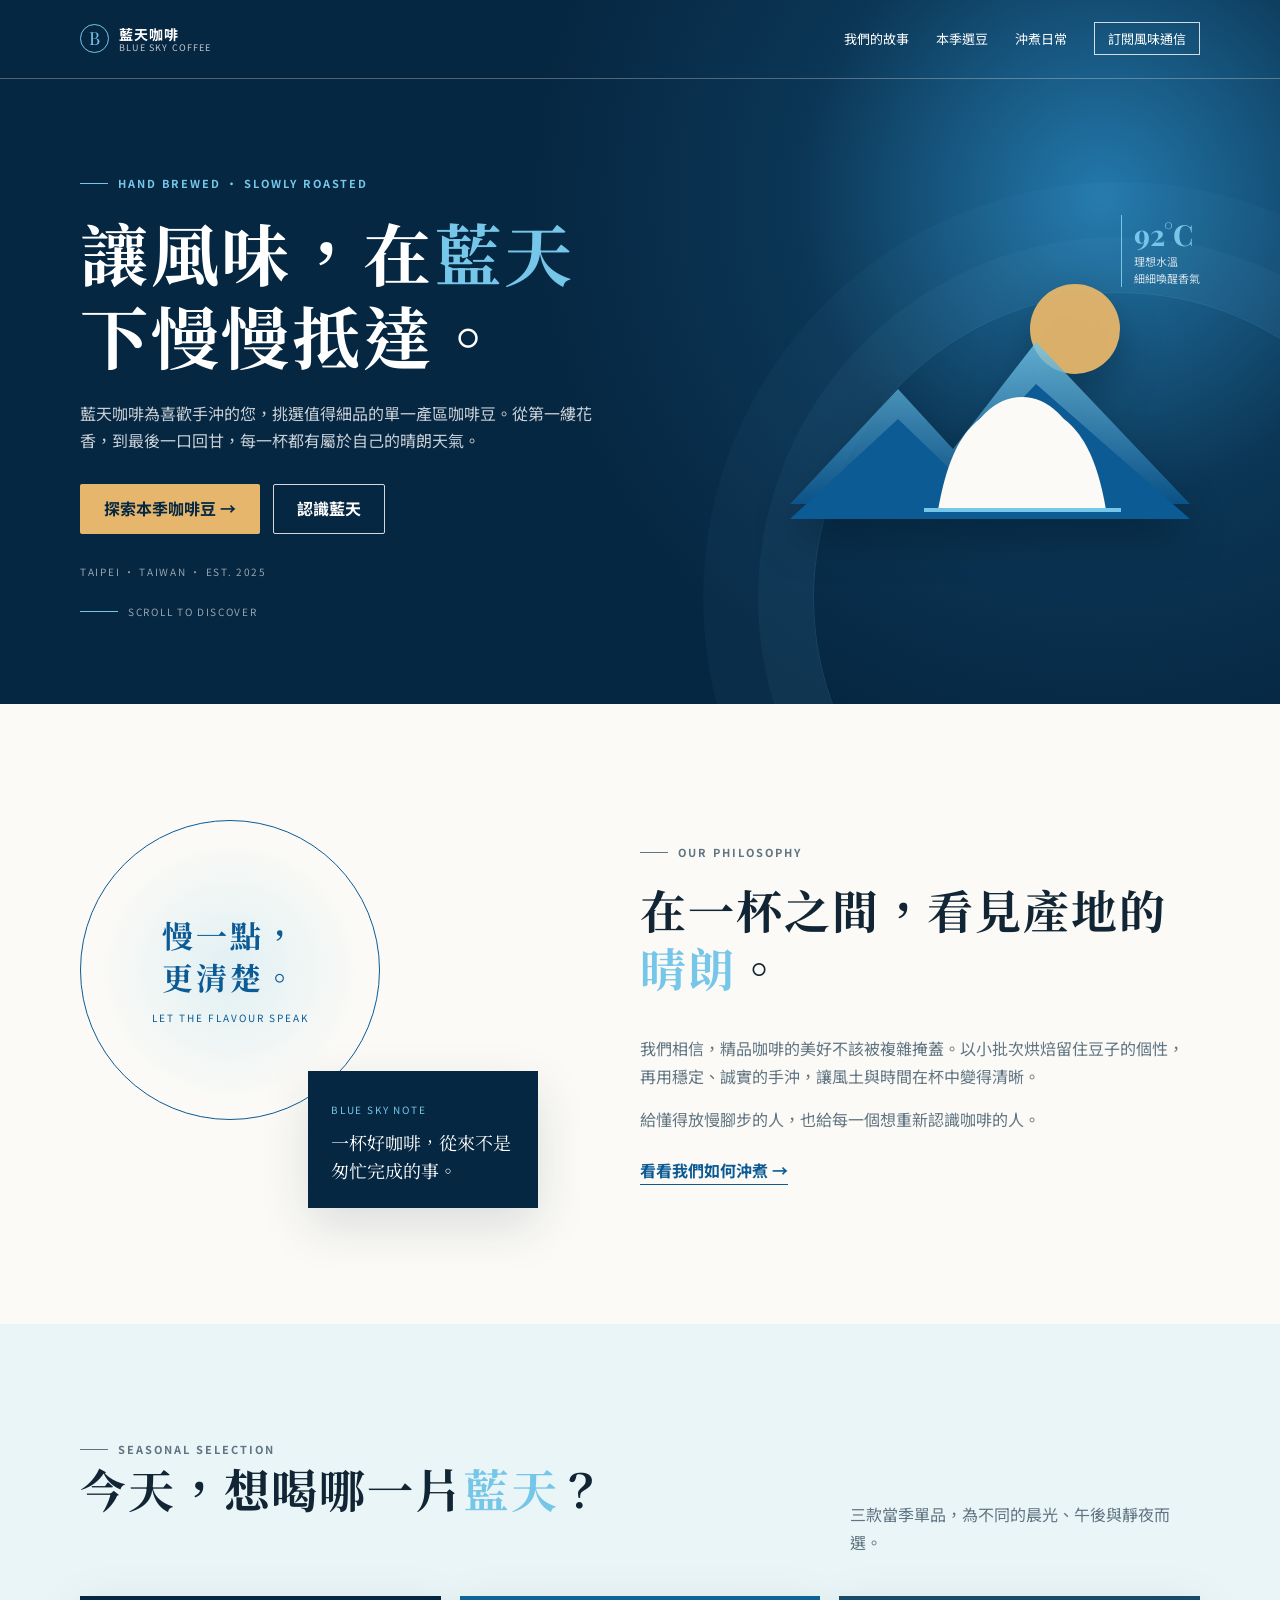
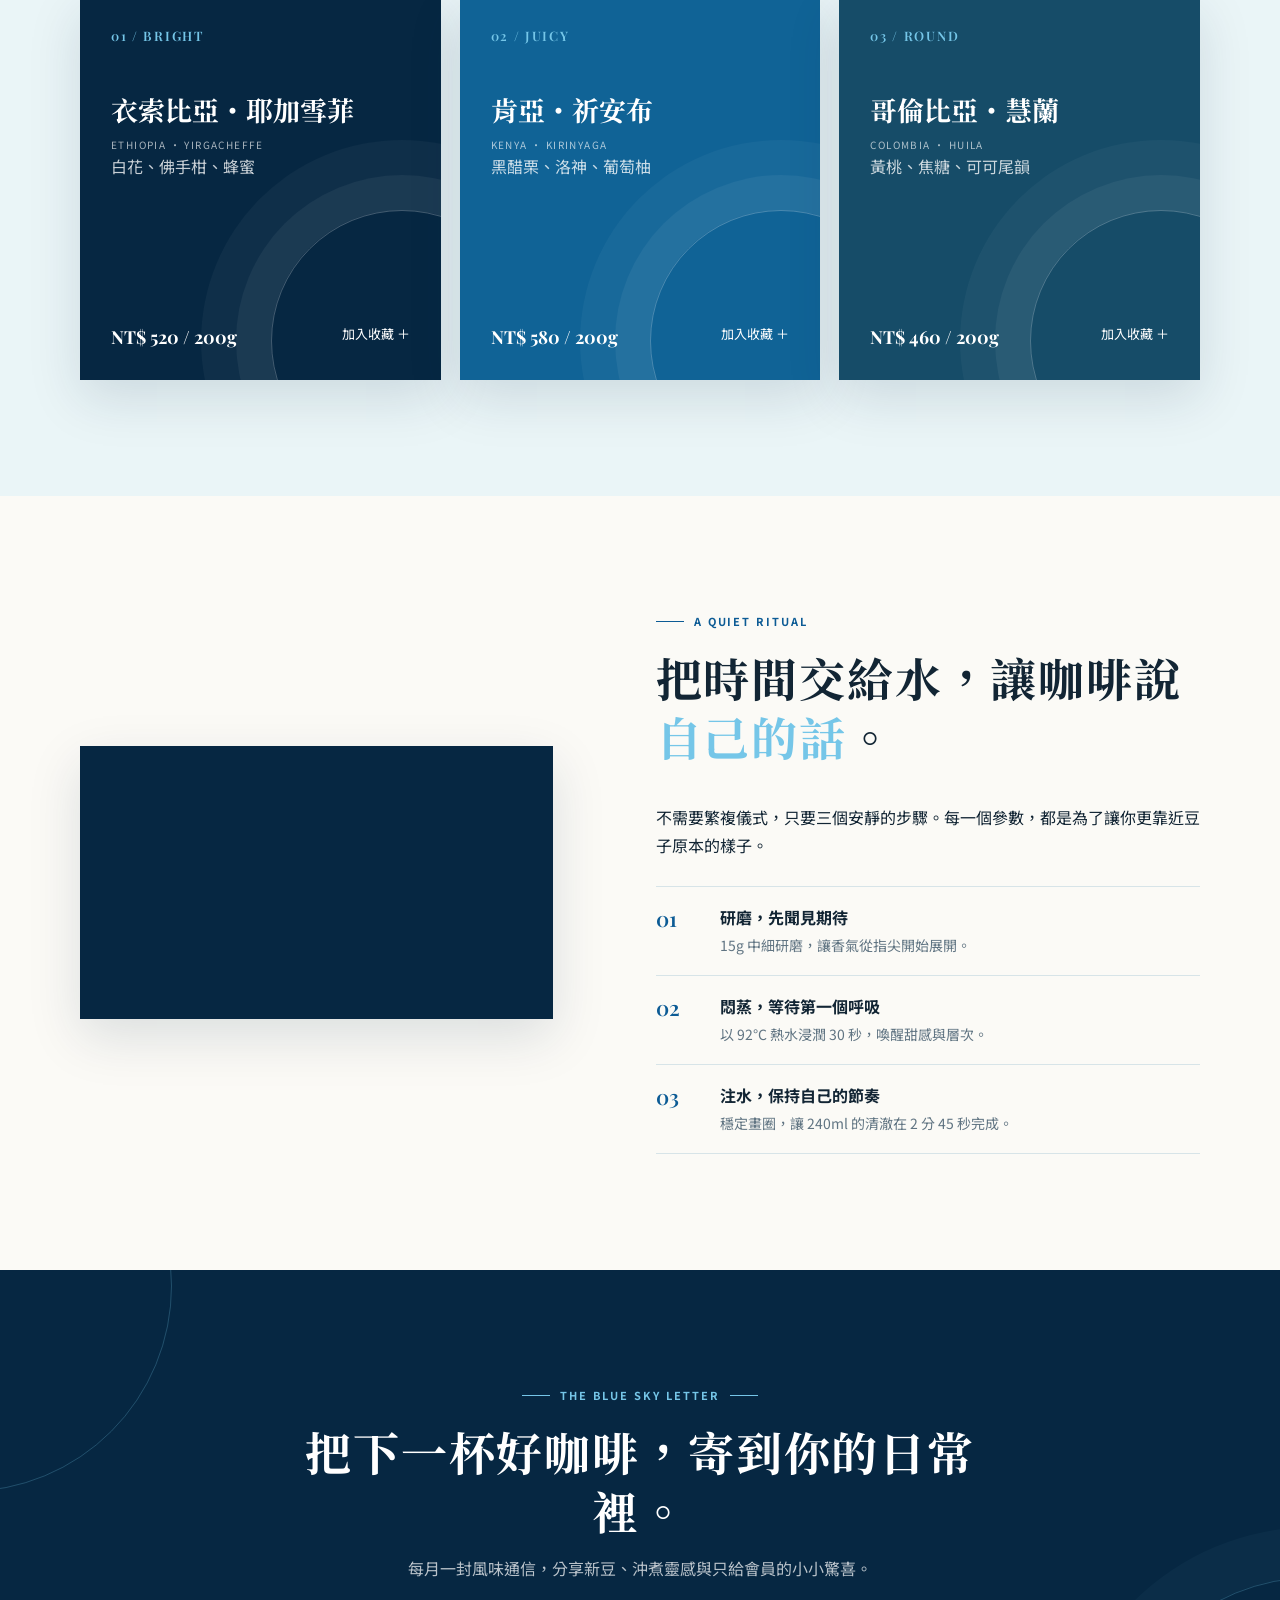
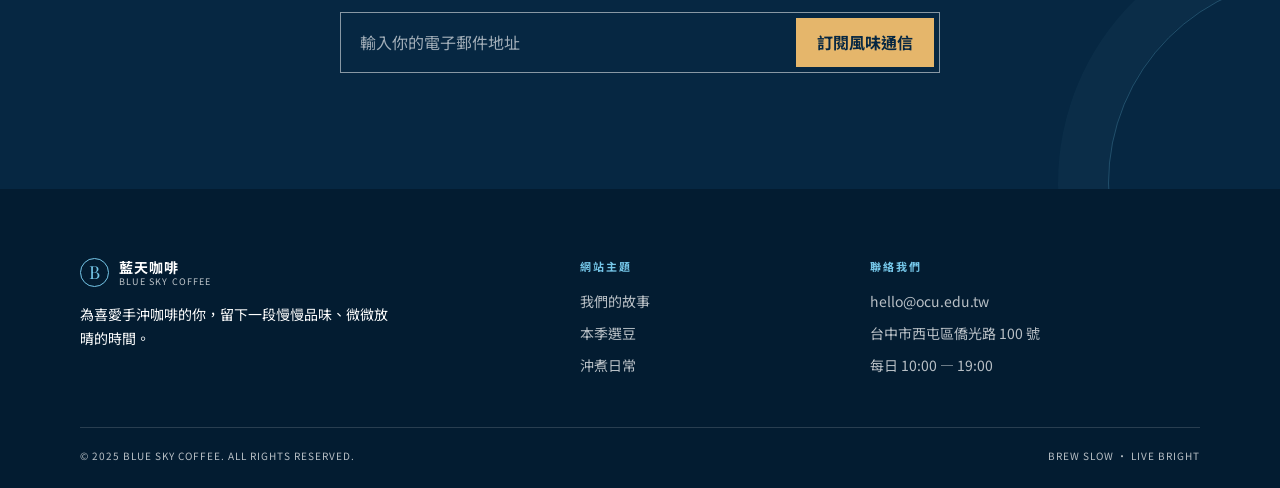
<file: openpage4/index.html>
<!doctype html>
<html lang="zh-Hant">
<head>
  <meta charset="UTF-8">
  <meta name="viewport" content="width=device-width, initial-scale=1.0">
  <meta name="description" content="藍天咖啡，為手沖咖啡愛好者挑選當季精品咖啡豆，讓每一杯都清澈、明亮、值得細品。">
  <title>藍天咖啡｜讓風味，慢慢抵達</title>
  <link rel="preconnect" href="https://fonts.googleapis.com">
  <link rel="preconnect" href="https://fonts.gstatic.com" crossorigin>
  <link href="https://fonts.googleapis.com/css2?family=Noto+Sans+TC:wght@400;500;700&family=Noto+Serif+TC:wght@600;700;900&family=Playfair+Display:wght@600;700&display=swap" rel="stylesheet">
  <style>
    :root{--navy:#062742;--blue:#0c5b95;--sky:#75c6e8;--mist:#eaf5f7;--cream:#fbfaf6;--ink:#122534;--muted:#607482;--line:#d7e4e8;--sand:#e5b66b;--shadow:0 18px 50px rgba(6,39,66,.13)}
    *{box-sizing:border-box} html{scroll-behavior:smooth} body{margin:0;background:var(--cream);color:var(--ink);font-family:"Noto Sans TC",sans-serif;font-size:16px;line-height:1.7} a{color:inherit;text-decoration:none} button,input{font:inherit} button{cursor:pointer} .wrap{width:min(1120px,calc(100% - 48px));margin:auto} :focus-visible{outline:3px solid var(--sky);outline-offset:4px}
    header{position:absolute;z-index:10;top:0;left:0;width:100%;border-bottom:1px solid rgba(255,255,255,.28)} nav{height:78px;display:flex;align-items:center;justify-content:space-between;gap:25px}.brand{display:flex;align-items:center;gap:10px;color:#fff;line-height:1.2}.brand-mark{display:grid;place-items:center;width:29px;height:29px;border:1px solid var(--sky);border-radius:50%;font-family:"Playfair Display",serif;color:var(--sky);font-size:18px}.brand strong{font-size:14px;letter-spacing:.08em}.brand small{display:block;font-size:9px;letter-spacing:.13em;color:rgba(255,255,255,.75)}.nav-links{display:flex;align-items:center;gap:27px;list-style:none;margin:0;padding:0;color:#fff;font-size:13px}.nav-links a:not(.nav-cta){position:relative}.nav-links a:not(.nav-cta):after{content:"";position:absolute;right:0;bottom:-7px;width:0;height:1px;background:var(--sky);transition:width .25s}.nav-links a:not(.nav-cta):hover:after{width:100%;left:0}.nav-cta{border:1px solid rgba(255,255,255,.8);padding:6px 13px;transition:.25s}.nav-cta:hover{background:#fff;color:var(--navy)}.menu-toggle{display:none;border:0;background:transparent;color:#fff;font-size:25px}
    .hero{min-height:704px;padding:122px 0 72px;background:radial-gradient(circle at 86% 28%,#2379ac 0,rgba(35,121,172,.18) 25%,transparent 47%),var(--navy);color:#fff;overflow:hidden;position:relative}.hero:after{content:"";position:absolute;right:-145px;bottom:-200px;width:610px;height:610px;border:1px solid rgba(117,198,232,.16);border-radius:50%;box-shadow:0 0 0 55px rgba(117,198,232,.05),0 0 0 110px rgba(117,198,232,.035)}.hero-grid{display:grid;grid-template-columns:1.02fr .98fr;align-items:center;gap:45px;min-height:510px;position:relative;z-index:1}.eyebrow{display:flex;align-items:center;gap:10px;margin:0 0 18px;color:var(--blue);font-size:11px;font-weight:700;letter-spacing:.18em}.eyebrow:before{content:"";width:28px;height:1px;background:currentColor}.hero .eyebrow{color:var(--sky)}h1,h2,h3,p{margin-top:0}.hero h1{max-width:650px;margin-bottom:23px;font-family:"Noto Serif TC",serif;font-size:clamp(42px,5.5vw,68px);line-height:1.22;letter-spacing:.04em}.sky-text{color:var(--sky)}.hero-lede{max-width:535px;color:rgba(255,255,255,.78);margin-bottom:30px}.hero-actions{display:flex;flex-wrap:wrap;gap:13px}.button{display:inline-flex;justify-content:center;align-items:center;min-height:50px;padding:10px 23px;border:1px solid transparent;border-radius:2px;font-weight:700;transition:transform .2s,background .2s,color .2s}.button:hover{transform:translateY(-2px)}.button.primary{background:var(--sand);color:var(--navy)}.button.secondary{border-color:rgba(255,255,255,.82);color:#fff}.button.secondary:hover{background:#fff;color:var(--navy)}.origin{margin:29px 0 0;color:rgba(255,255,255,.58);font-size:10px;letter-spacing:.17em}.scroll-note{position:absolute;bottom:2px;display:flex;align-items:center;gap:10px;color:rgba(255,255,255,.58);font-size:10px;letter-spacing:.17em}.scroll-note:before{content:"";width:38px;height:1px;background:var(--sky)}.hero-art{height:420px;position:relative}.hero-art img{position:absolute;width:400px;height:300px;right:10px;bottom:28px;object-fit:contain;filter:drop-shadow(0 20px 20px rgba(1,19,34,.38));}.temp-note{position:absolute;right:0;top:48px;border-left:1px solid var(--sky);padding-left:12px;color:rgba(255,255,255,.8);font-size:11px;line-height:1.55}.temp-note b{font:700 29px "Playfair Display",serif;color:var(--sky)}
    section:not(.hero){padding:116px 0}.section-title{font:700 clamp(30px,4vw,46px)/1.28 "Noto Serif TC",serif;letter-spacing:.04em}.story-grid,.brew-grid{display:grid;grid-template-columns:.9fr 1.1fr;align-items:center;gap:clamp(45px,8vw,105px)}.seal-stage{height:388px;position:relative}.seal{display:grid;place-content:center;width:300px;height:300px;border:1px solid var(--blue);border-radius:50%;background:radial-gradient(circle,rgba(117,198,232,.2),transparent 63%);color:var(--blue);text-align:center}.seal b{font:700 31px/1.35 "Noto Serif TC",serif;letter-spacing:.1em}.seal span{margin-top:12px;font-size:10px;letter-spacing:.2em}.sky-note{position:absolute;right:0;bottom:0;width:230px;padding:23px;background:var(--navy);color:#fff;box-shadow:var(--shadow)}.sky-note small{color:var(--sky);font-size:10px;letter-spacing:.18em}.sky-note p{margin:8px 0 0;font-family:"Noto Serif TC",serif;font-size:18px;line-height:1.55}.story-copy p{color:var(--muted)}.text-link{display:inline-block;margin-top:8px;color:var(--blue);font-weight:700;border-bottom:1px solid currentColor}
    .coffee{background:var(--mist)}.title-row{display:flex;align-items:end;justify-content:space-between;gap:28px;margin-bottom:40px}.title-row p{max-width:350px;margin:0;color:var(--muted)}.coffee-grid{display:grid;grid-template-columns:repeat(3,1fr);gap:19px}.coffee-card{position:relative;isolation:isolate;overflow:hidden;display:flex;flex-direction:column;min-height:384px;padding:31px;background:var(--navy);color:#fff;box-shadow:var(--shadow)}.coffee-card:nth-child(2){background:#106396}.coffee-card:nth-child(3){background:#164c68}.coffee-card:after{content:"";position:absolute;z-index:-1;right:-92px;bottom:-92px;width:260px;height:260px;border:1px solid rgba(255,255,255,.24);border-radius:50%;box-shadow:0 0 0 35px rgba(255,255,255,.05),0 0 0 70px rgba(255,255,255,.035)}.coffee-number{font:600 13px "Playfair Display",serif;letter-spacing:.13em;color:var(--sky)}.coffee-card h3{margin:48px 0 8px;font:700 27px/1.35 "Noto Serif TC",serif}.region{font-size:10px;letter-spacing:.14em;color:rgba(255,255,255,.65)}.flavour{color:rgba(255,255,255,.78)}.card-bottom{display:flex;align-items:end;justify-content:space-between;gap:10px;margin-top:auto}.price{font:700 18px "Playfair Display",serif}.favorite{border:0;background:transparent;padding:4px 0;color:#fff;font-size:13px;transition:color .2s}.favorite:hover{color:var(--sand)}
    .brew-grid{grid-template-columns:.93fr 1.07fr}.video-wrap{aspect-ratio:560/315;background:var(--navy);box-shadow:var(--shadow)}.video-wrap iframe{width:100%;height:100%;border:0}.steps{list-style:none;margin:27px 0 0;padding:0;border-top:1px solid var(--line)}.steps li{display:grid;grid-template-columns:48px 1fr;gap:16px;padding:17px 0;border-bottom:1px solid var(--line)}.step-no{font:600 21px "Playfair Display",serif;color:var(--blue)}.steps h3{margin:0 0 3px;font-size:16px}.steps p{margin:0;color:var(--muted);font-size:14px}
    .visit{position:relative;overflow:hidden;background:var(--navy);color:#fff;text-align:center}.visit:before,.visit:after{content:"";position:absolute;width:410px;height:410px;border:1px solid rgba(117,198,232,.25);border-radius:50%}.visit:before{left:-240px;top:-190px}.visit:after{right:-240px;bottom:-200px;box-shadow:0 0 0 50px rgba(117,198,232,.04)}.visit .wrap{position:relative;z-index:1;max-width:720px}.visit .eyebrow{justify-content:center;color:var(--sky)}.visit .eyebrow:after{content:"";width:28px;height:1px;background:currentColor}.visit h2{margin-bottom:15px}.visit p{color:rgba(255,255,255,.72)}.subscribe-form{display:flex;margin:30px auto 0;max-width:600px;padding:5px;border:1px solid rgba(255,255,255,.52)}.subscribe-form input{flex:1;min-width:0;border:0;background:transparent;padding:11px 14px;color:#fff;outline:0}.subscribe-form input::placeholder{color:rgba(255,255,255,.62)}.subscribe-form button{border:0;background:var(--sand);padding:10px 21px;color:var(--navy);font-weight:700}
    footer{background:#031c31;color:rgba(255,255,255,.72);padding:68px 0 24px}.footer-grid{display:grid;grid-template-columns:1.5fr .8fr 1.1fr;gap:50px}.footer-brand{color:#fff}.footer-brand .brand{margin-bottom:16px}.footer-brand p{max-width:310px;font-size:14px}.footer-title{margin:0 0 14px;color:var(--sky);font-size:11px;font-weight:700;letter-spacing:.18em}.footer-links{display:grid;gap:8px;font-size:14px}.footer-links a:hover{color:var(--sky)}.footer-base{display:flex;justify-content:space-between;gap:16px;margin-top:49px;padding-top:19px;border-top:1px solid rgba(255,255,255,.15);font-size:10px;letter-spacing:.1em}.toast{position:fixed;z-index:20;right:22px;bottom:22px;max-width:min(360px,calc(100% - 44px));border-left:3px solid var(--sand);padding:13px 17px;background:var(--navy);color:#fff;box-shadow:var(--shadow);opacity:0;transform:translateY(12px);pointer-events:none;transition:.25s}.toast.show{opacity:1;transform:none}.reveal{opacity:0;transform:translateY(18px);transition:opacity .65s ease,transform .65s ease}.reveal.visible{opacity:1;transform:none}
    @media(max-width:820px){.menu-toggle{display:block}.nav-links{position:absolute;top:78px;left:0;width:100%;max-height:0;overflow:hidden;display:block;background:#05233c;transition:max-height .3s}.nav-links.open{max-height:300px}.nav-links li{border-bottom:1px solid rgba(255,255,255,.1)}.nav-links a{display:block;padding:13px 24px}.nav-links .nav-cta{margin:10px 24px}.hero{min-height:710px}.hero-grid{grid-template-columns:1fr;padding-top:25px}.hero-art{height:225px}.hero-art img{width:320px;height:240px;right:50%;bottom:-12px;transform:translateX(50%)}.temp-note{right:8%;top:2px}.scroll-note{display:none}.story-grid,.brew-grid{grid-template-columns:1fr;gap:45px}.coffee-grid{grid-template-columns:repeat(2,1fr)}.coffee-card:nth-child(3){grid-column:span 2}.footer-grid{grid-template-columns:1fr 1fr}.footer-brand{grid-column:span 2}}
    @media(max-width:560px){.wrap{width:calc(100% - 34px)}.brand strong{font-size:13px}.hero{min-height:680px;padding-top:105px}.hero h1{font-size:40px}.hero-lede{font-size:14px}.hero-art{height:185px}.hero-art img{width:270px;height:205px}.temp-note{display:none}section:not(.hero){padding:76px 0}.seal-stage{height:310px}.seal{width:245px;height:245px}.seal b{font-size:25px}.sky-note{width:185px;padding:17px}.sky-note p{font-size:15px}.title-row{display:block;margin-bottom:28px}.title-row p{margin-top:14px}.coffee-grid{grid-template-columns:1fr}.coffee-card,.coffee-card:nth-child(3){grid-column:auto;min-height:330px}.video-wrap{margin:0 -17px}.subscribe-form{flex-direction:column;gap:5px}.subscribe-form input,.subscribe-form button{width:100%;min-height:48px}.footer-grid{grid-template-columns:1fr;gap:30px}.footer-brand{grid-column:auto}.footer-base{display:block;line-height:2}.footer-base span{display:block}}
    @media(prefers-reduced-motion:reduce){html{scroll-behavior:auto}.reveal{opacity:1;transform:none;transition:none}*,*:before,*:after{transition-duration:.01ms!important;animation-duration:.01ms!important}}
  </style>
</head>
<body>
  <header id="top"><nav class="wrap" aria-label="主要導覽"><a class="brand" href="#top" aria-label="回到藍天咖啡首頁"><span class="brand-mark">B</span><span><strong>藍天咖啡</strong><small>BLUE SKY COFFEE</small></span></a><button class="menu-toggle" type="button" aria-label="開啟導覽選單" aria-controls="navLinks" aria-expanded="false">☰</button><ul class="nav-links" id="navLinks"><li><a href="#story">我們的故事</a></li><li><a href="#coffee">本季選豆</a></li><li><a href="#brew">沖煮日常</a></li><li><a class="nav-cta" href="#visit">訂閱風味通信</a></li></ul></nav></header>
  <main>
    <section class="hero" aria-labelledby="heroTitle"><div class="wrap hero-grid"><div><p class="eyebrow">HAND BREWED · SLOWLY ROASTED</p><h1 id="heroTitle">讓風味，在<span class="sky-text">藍天</span>下慢慢抵達。</h1><p class="hero-lede">藍天咖啡為喜歡手沖的您，挑選值得細品的單一產區咖啡豆。從第一縷花香，到最後一口回甘，每一杯都有屬於自己的晴朗天氣。</p><div class="hero-actions"><a class="button primary" href="#coffee">探索本季咖啡豆 →</a><a class="button secondary" href="#story">認識藍天</a></div><p class="origin">TAIPEI · TAIWAN · EST. 2025</p></div><div class="hero-art" aria-hidden="true"><img alt="" src="data:image/svg+xml,%3Csvg xmlns='http://www.w3.org/2000/svg' viewBox='0 0 400 300'%3E%3Cdefs%3E%3ClinearGradient id='g' x1='0' x2='0' y1='0' y2='1'%3E%3Cstop stop-color='%2375c6e8'/%3E%3Cstop offset='1' stop-color='%230c5b95'/%3E%3C/linearGradient%3E%3C/defs%3E%3Ccircle cx='285' cy='70' r='45' fill='%23e5b66b' opacity='.95'/%3E%3Cpath d='M0 245 108 130l55 60 83-107 154 162z' fill='url(%23g)' opacity='.8'/%3E%3Cpath d='M0 260 108 160l55 53 83-88 154 135z' fill='%230c5b95'/%3E%3Cpath d='M148 251c10-55 28-104 84-104s75 51 84 104z' fill='%23fbfaf6'/%3E%3Cpath d='M174 200c13-37 34-57 58-57s44 20 58 57' fill='none' stroke='%23fbfaf6' stroke-width='10'/%3E%3Cpath d='M134 251h197' stroke='%2375c6e8' stroke-width='4'/%3E%3C/svg%3E"><div class="temp-note"><b>92°C</b><br>理想水溫<br>細細喚醒香氣</div></div><p class="scroll-note">SCROLL TO DISCOVER</p></div></section>
    <section id="story"><div class="wrap story-grid"><div class="seal-stage reveal"><div class="seal"><b>慢一點，<br>更清楚。</b><span>LET THE FLAVOUR SPEAK</span></div><div class="sky-note"><small>BLUE SKY NOTE</small><p>一杯好咖啡，從來不是匆忙完成的事。</p></div></div><div class="story-copy reveal"><p class="eyebrow">OUR PHILOSOPHY</p><h2 class="section-title">在一杯之間，看見產地的<span class="sky-text">晴朗</span>。</h2><p>我們相信，精品咖啡的美好不該被複雜掩蓋。以小批次烘焙留住豆子的個性，再用穩定、誠實的手沖，讓風土與時間在杯中變得清晰。</p><p>給懂得放慢腳步的人，也給每一個想重新認識咖啡的人。</p><a class="text-link" href="#brew">看看我們如何沖煮 →</a></div></div></section>
    <section class="coffee" id="coffee"><div class="wrap"><div class="title-row reveal"><div><p class="eyebrow">SEASONAL SELECTION</p><h2 class="section-title">今天，想喝哪一片<span class="sky-text">藍天</span>？</h2></div><p>三款當季單品，為不同的晨光、午後與靜夜而選。</p></div><div class="coffee-grid"><article class="coffee-card reveal"><span class="coffee-number">01 / BRIGHT</span><h3>衣索比亞・耶加雪菲</h3><span class="region">ETHIOPIA · YIRGACHEFFE</span><p class="flavour">白花、佛手柑、蜂蜜</p><div class="card-bottom"><span class="price">NT$ 520 / 200g</span><button class="favorite" type="button" data-coffee="衣索比亞・耶加雪菲" aria-label="將衣索比亞・耶加雪菲加入收藏">加入收藏 ＋</button></div></article><article class="coffee-card reveal"><span class="coffee-number">02 / JUICY</span><h3>肯亞・祈安布</h3><span class="region">KENYA · KIRINYAGA</span><p class="flavour">黑醋栗、洛神、葡萄柚</p><div class="card-bottom"><span class="price">NT$ 580 / 200g</span><button class="favorite" type="button" data-coffee="肯亞・祈安布" aria-label="將肯亞・祈安布加入收藏">加入收藏 ＋</button></div></article><article class="coffee-card reveal"><span class="coffee-number">03 / ROUND</span><h3>哥倫比亞・慧蘭</h3><span class="region">COLOMBIA · HUILA</span><p class="flavour">黃桃、焦糖、可可尾韻</p><div class="card-bottom"><span class="price">NT$ 460 / 200g</span><button class="favorite" type="button" data-coffee="哥倫比亞・慧蘭" aria-label="將哥倫比亞・慧蘭加入收藏">加入收藏 ＋</button></div></article></div></div></section>
    <section id="brew"><div class="wrap brew-grid"><div class="video-wrap reveal"><iframe src="https://www.youtube.com/embed/hMOYa4EBntI" title="藍天咖啡手沖日常影片" allowfullscreen></iframe></div><div class="reveal"><p class="eyebrow">A QUIET RITUAL</p><h2 class="section-title">把時間交給水，讓咖啡說<span class="sky-text">自己的話</span>。</h2><p>不需要繁複儀式，只要三個安靜的步驟。每一個參數，都是為了讓你更靠近豆子原本的樣子。</p><ol class="steps"><li><span class="step-no">01</span><div><h3>研磨，先聞見期待</h3><p>15g 中細研磨，讓香氣從指尖開始展開。</p></div></li><li><span class="step-no">02</span><div><h3>悶蒸，等待第一個呼吸</h3><p>以 92°C 熱水浸潤 30 秒，喚醒甜感與層次。</p></div></li><li><span class="step-no">03</span><div><h3>注水，保持自己的節奏</h3><p>穩定畫圈，讓 240ml 的清澈在 2 分 45 秒完成。</p></div></li></ol></div></div></section>
    <section class="visit" id="visit"><div class="wrap reveal"><p class="eyebrow">THE BLUE SKY LETTER</p><h2 class="section-title">把下一杯好咖啡，寄到你的日常裡。</h2><p>每月一封風味通信，分享新豆、沖煮靈感與只給會員的小小驚喜。</p><form class="subscribe-form" id="subscribeForm"><input type="email" required aria-label="電子郵件地址" placeholder="輸入你的電子郵件地址"><button type="submit">訂閱風味通信</button></form></div></section>
  </main>
  <footer><div class="wrap"><div class="footer-grid"><div class="footer-brand"><div class="brand"><span class="brand-mark">B</span><span><strong>藍天咖啡</strong><small>BLUE SKY COFFEE</small></span></div><p>為喜愛手沖咖啡的你，留下一段慢慢品味、微微放晴的時間。</p></div><div><p class="footer-title">網站主題</p><div class="footer-links"><a href="#story">我們的故事</a><a href="#coffee">本季選豆</a><a href="#brew">沖煮日常</a></div></div><div><p class="footer-title">聯絡我們</p><div class="footer-links"><a href="mailto:hello@bluesky.coffee">hello@bluesky.coffee</a><a href="https://www.google.com/maps/search/?api=1&amp;query=%E5%83%91%E5%85%89%E7%A7%91%E6%8A%80%E5%A4%A7%E5%AD%B8" target="_blank" rel="noopener">台中市西屯區僑光路 100 號</a><span>每日 10:00 — 19:00</span></div></div></div><div class="footer-base"><span>© 2025 BLUE SKY COFFEE. ALL RIGHTS RESERVED.</span><span>BREW SLOW · LIVE BRIGHT</span></div></div></footer>
  <div class="toast" id="toast" role="status" aria-live="polite"></div>
  <script>
    const contactLink=document.querySelector('a[href="mailto:hello@bluesky.coffee"]'); if(contactLink){contactLink.href='mailto:hello@ocu.edu.tw';contactLink.textContent='hello@ocu.edu.tw'}
    const toggle=document.querySelector('.menu-toggle'), links=document.querySelector('.nav-links');
    function closeMenu(){links.classList.remove('open');toggle.setAttribute('aria-expanded','false');toggle.setAttribute('aria-label','開啟導覽選單');toggle.textContent='☰'}
    toggle.addEventListener('click',()=>{const open=links.classList.toggle('open');toggle.setAttribute('aria-expanded',String(open));toggle.setAttribute('aria-label',open?'關閉導覽選單':'開啟導覽選單');toggle.textContent=open?'×':'☰'});
    document.querySelectorAll('.nav-links a').forEach(a=>a.addEventListener('click',closeMenu));
    const toast=document.querySelector('#toast'); let toastTimer;
    function showToast(message){clearTimeout(toastTimer);toast.textContent=message;toast.classList.add('show');toastTimer=setTimeout(()=>toast.classList.remove('show'),2600)}
    document.querySelectorAll('[data-coffee]').forEach(button=>button.addEventListener('click',()=>showToast(`已將「${button.dataset.coffee}」加入你的收藏。`)));
    document.querySelector('#subscribeForm').addEventListener('submit',event=>{event.preventDefault();event.currentTarget.reset();showToast('謝謝訂閱，下一封晴朗的風味通信即將寄出。')});
    const revealItems=document.querySelectorAll('.reveal'), reduced=matchMedia('(prefers-reduced-motion: reduce)').matches;
    if(reduced||!('IntersectionObserver' in window)){revealItems.forEach(el=>el.classList.add('visible'))}else{const observer=new IntersectionObserver(entries=>entries.forEach(entry=>{if(entry.isIntersecting){entry.target.classList.add('visible');observer.unobserve(entry.target)}}),{threshold:.12});revealItems.forEach(el=>observer.observe(el))}
  </script>
</body>
</html>
</file>
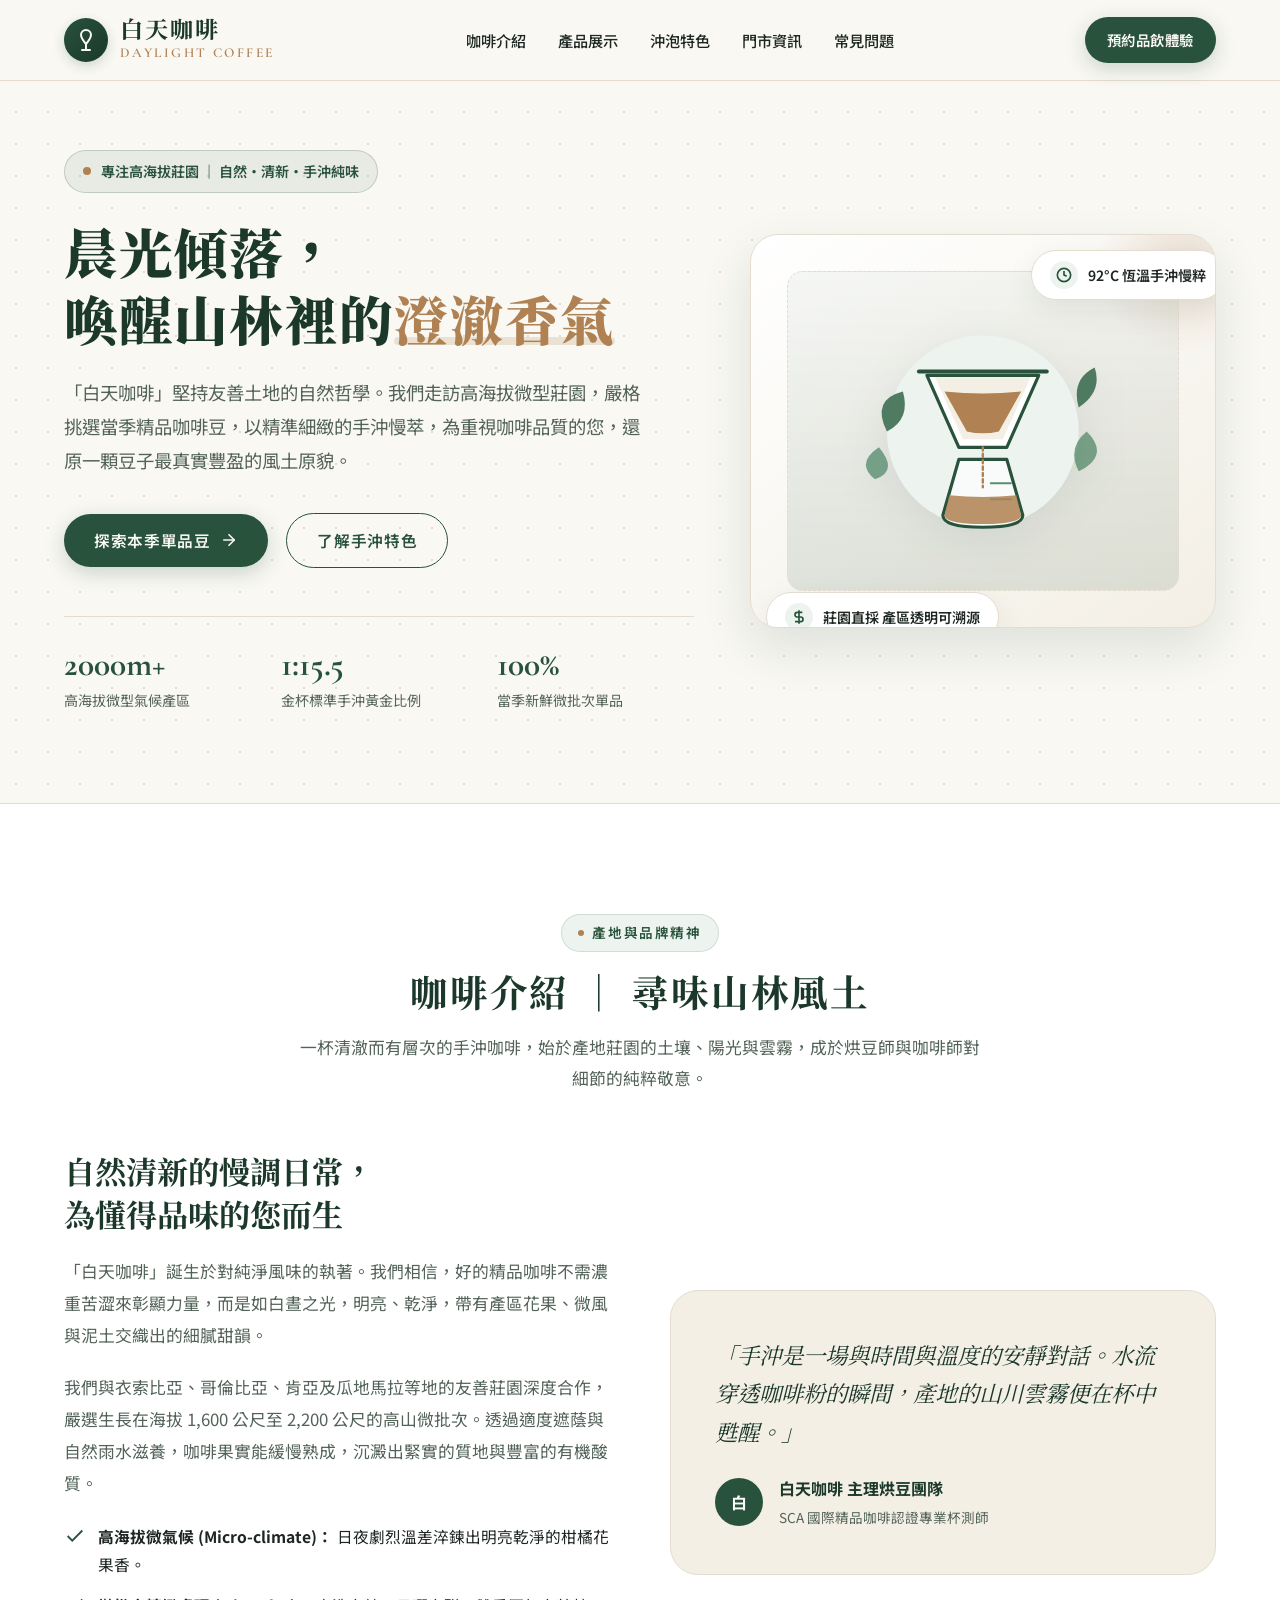
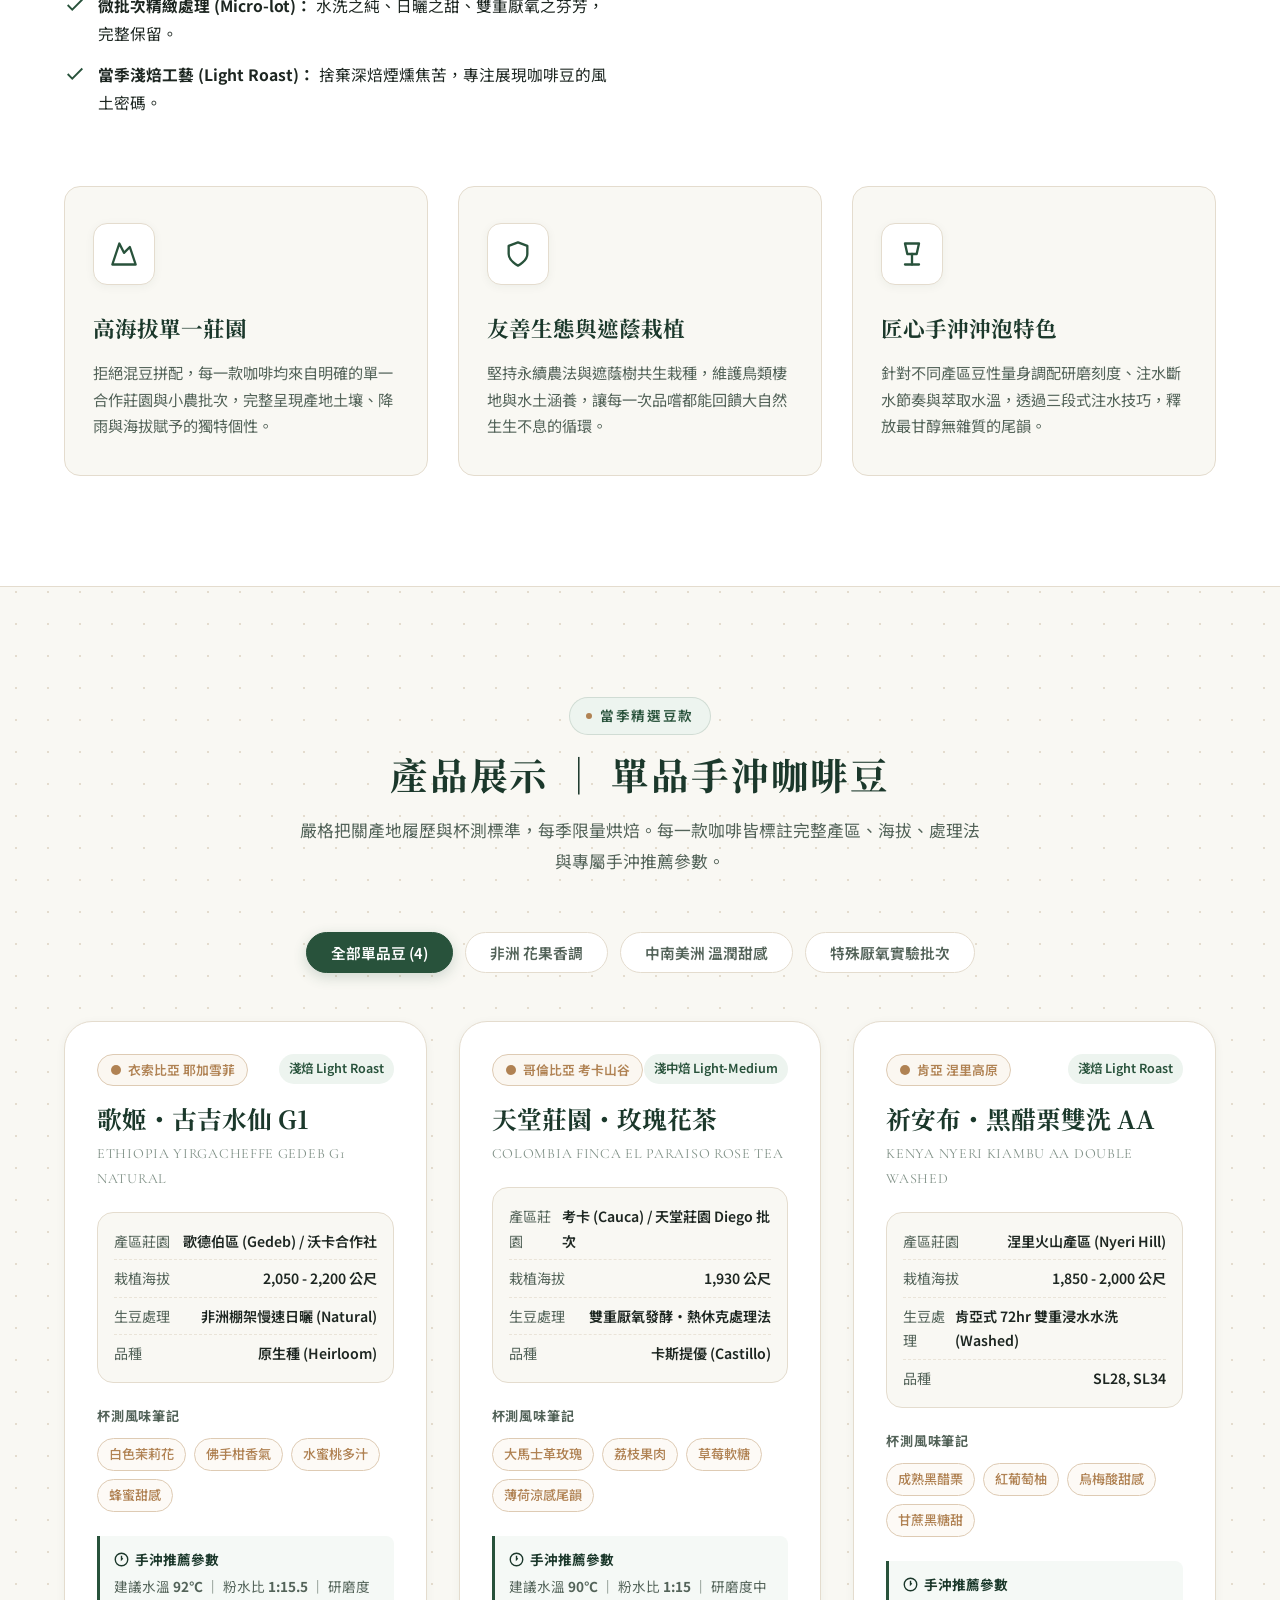
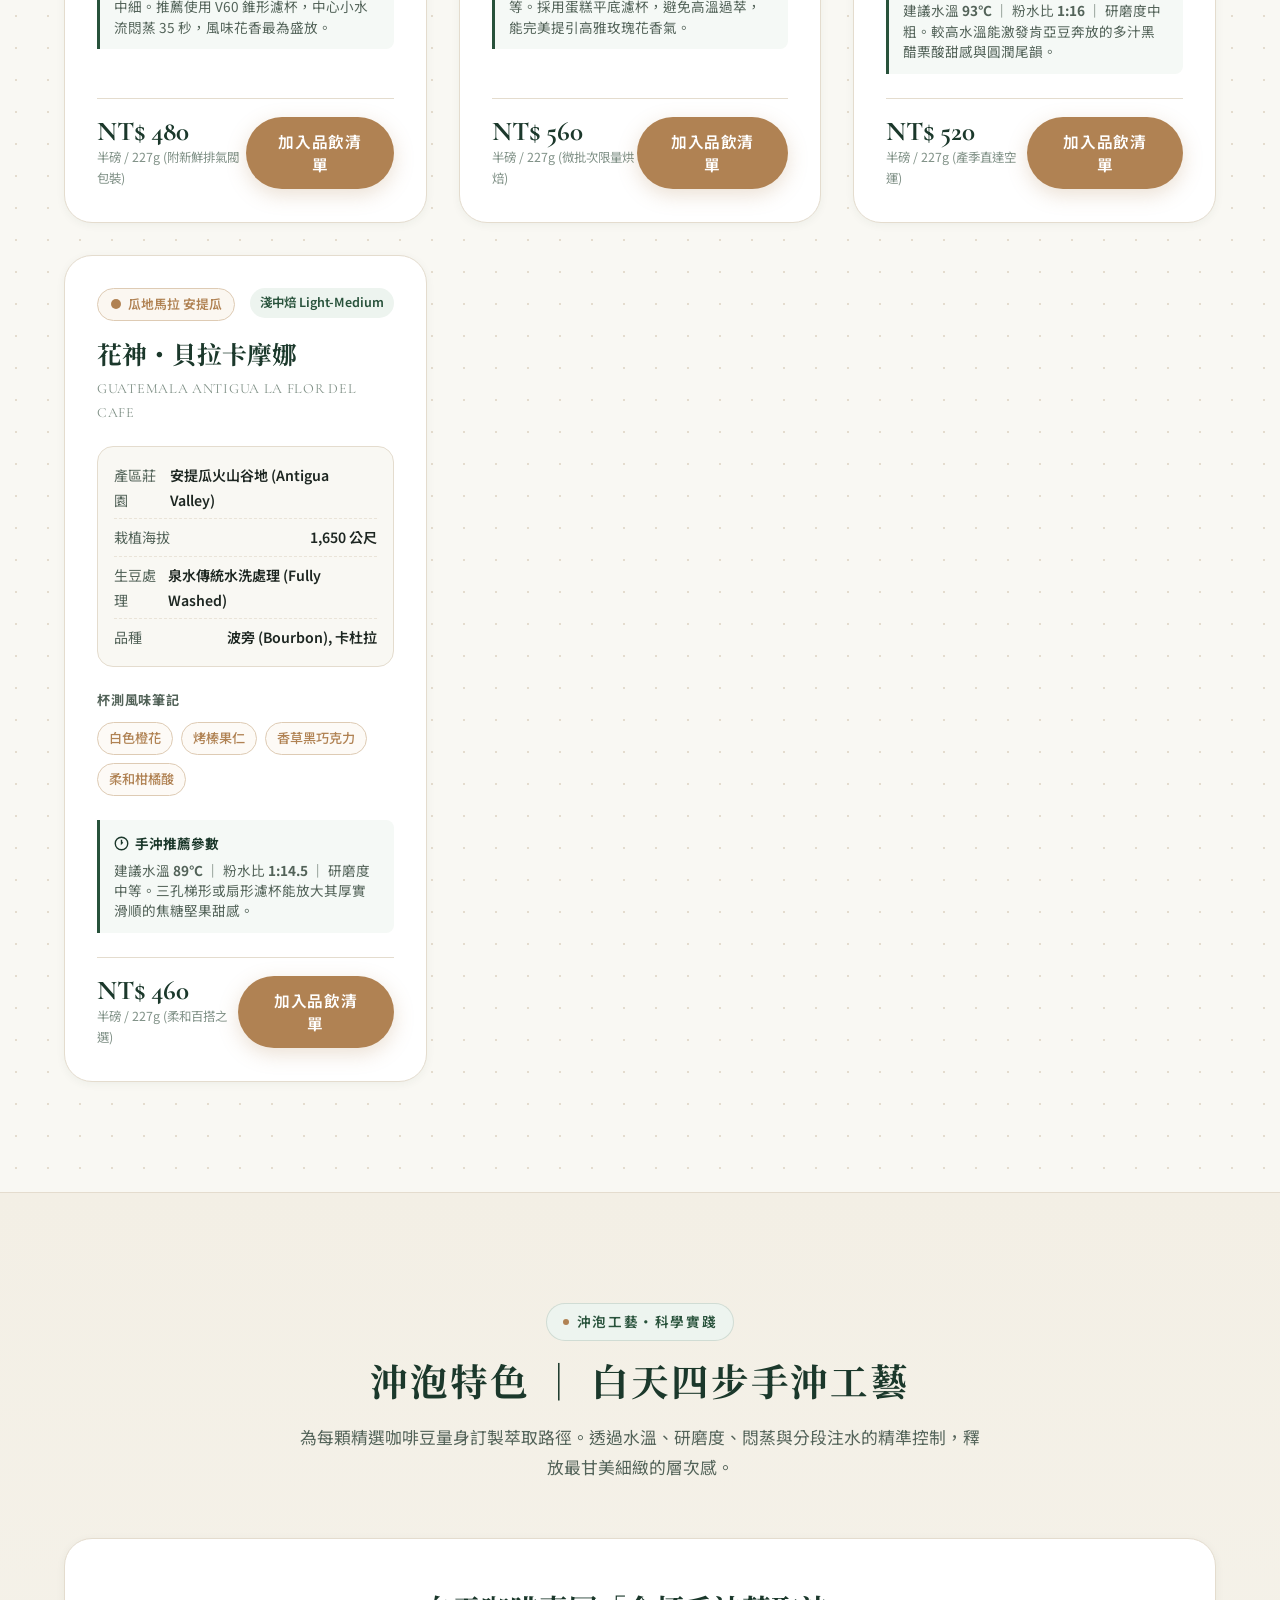
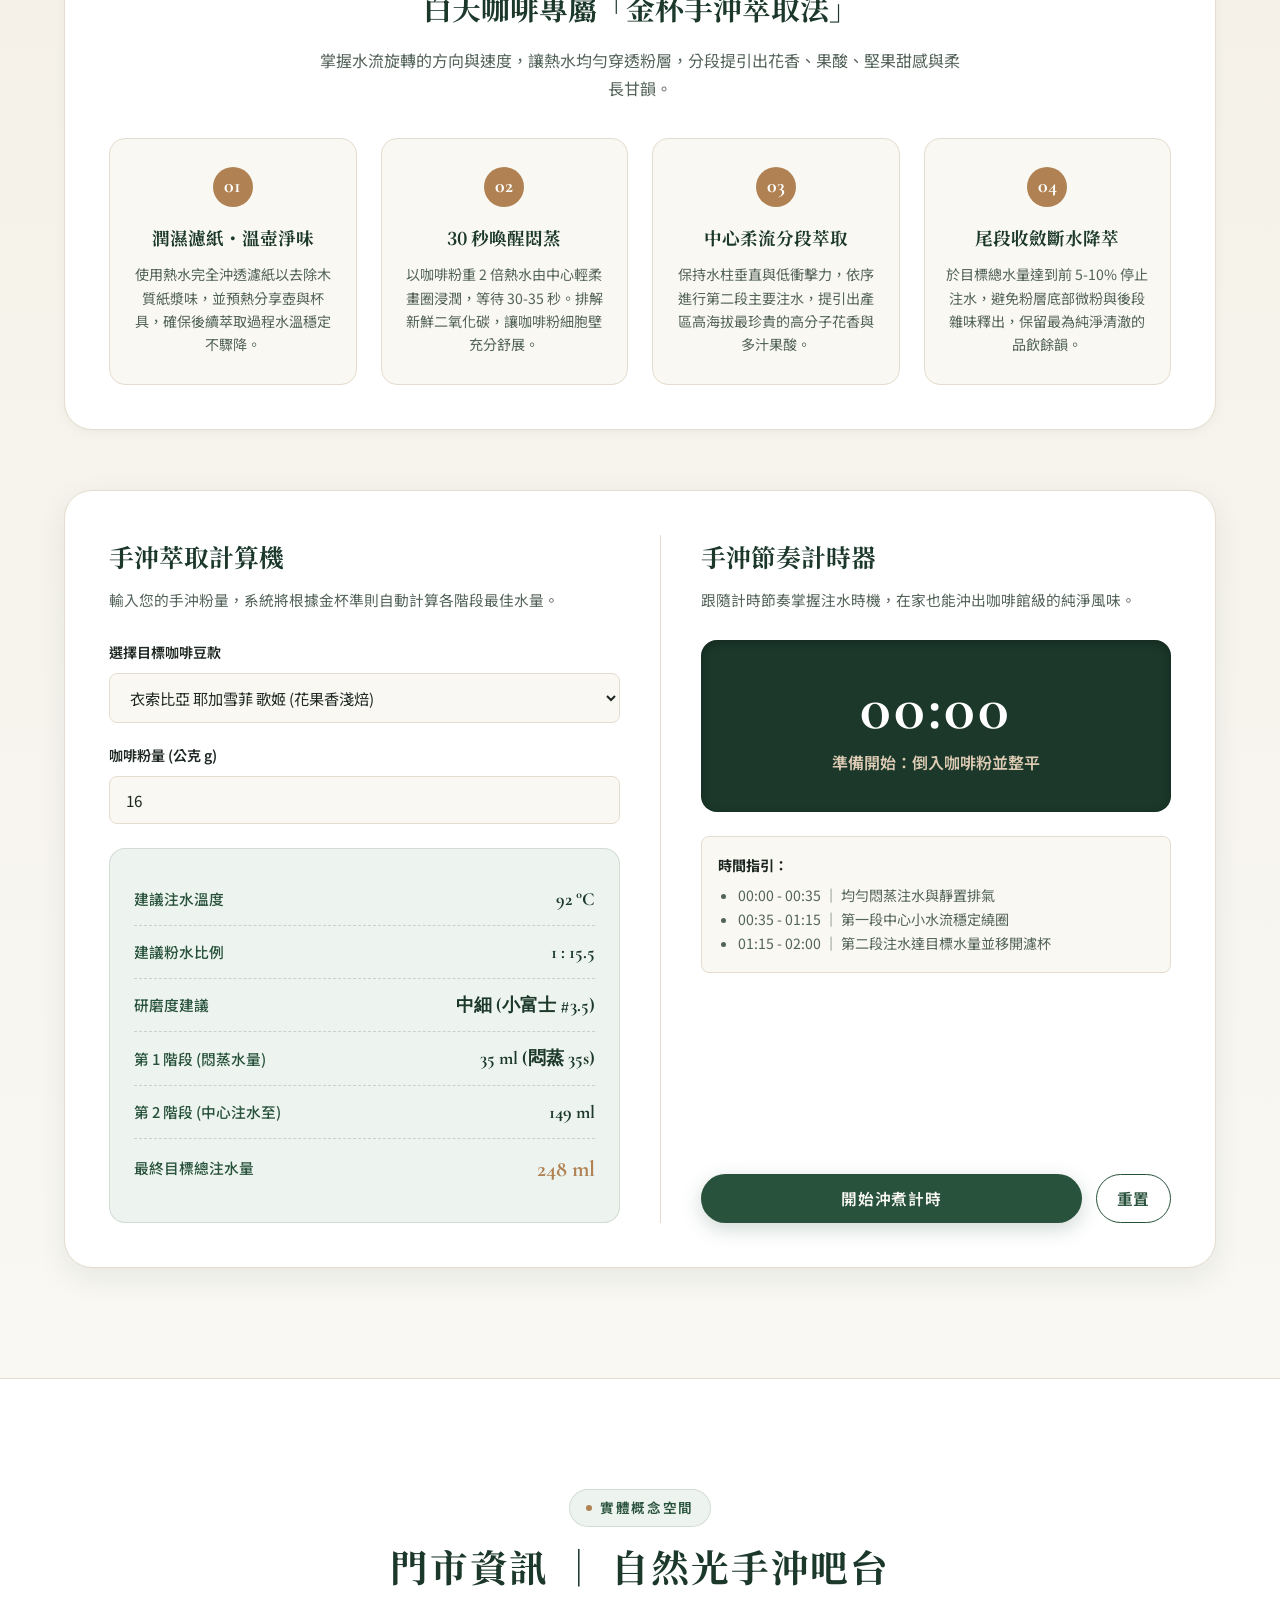
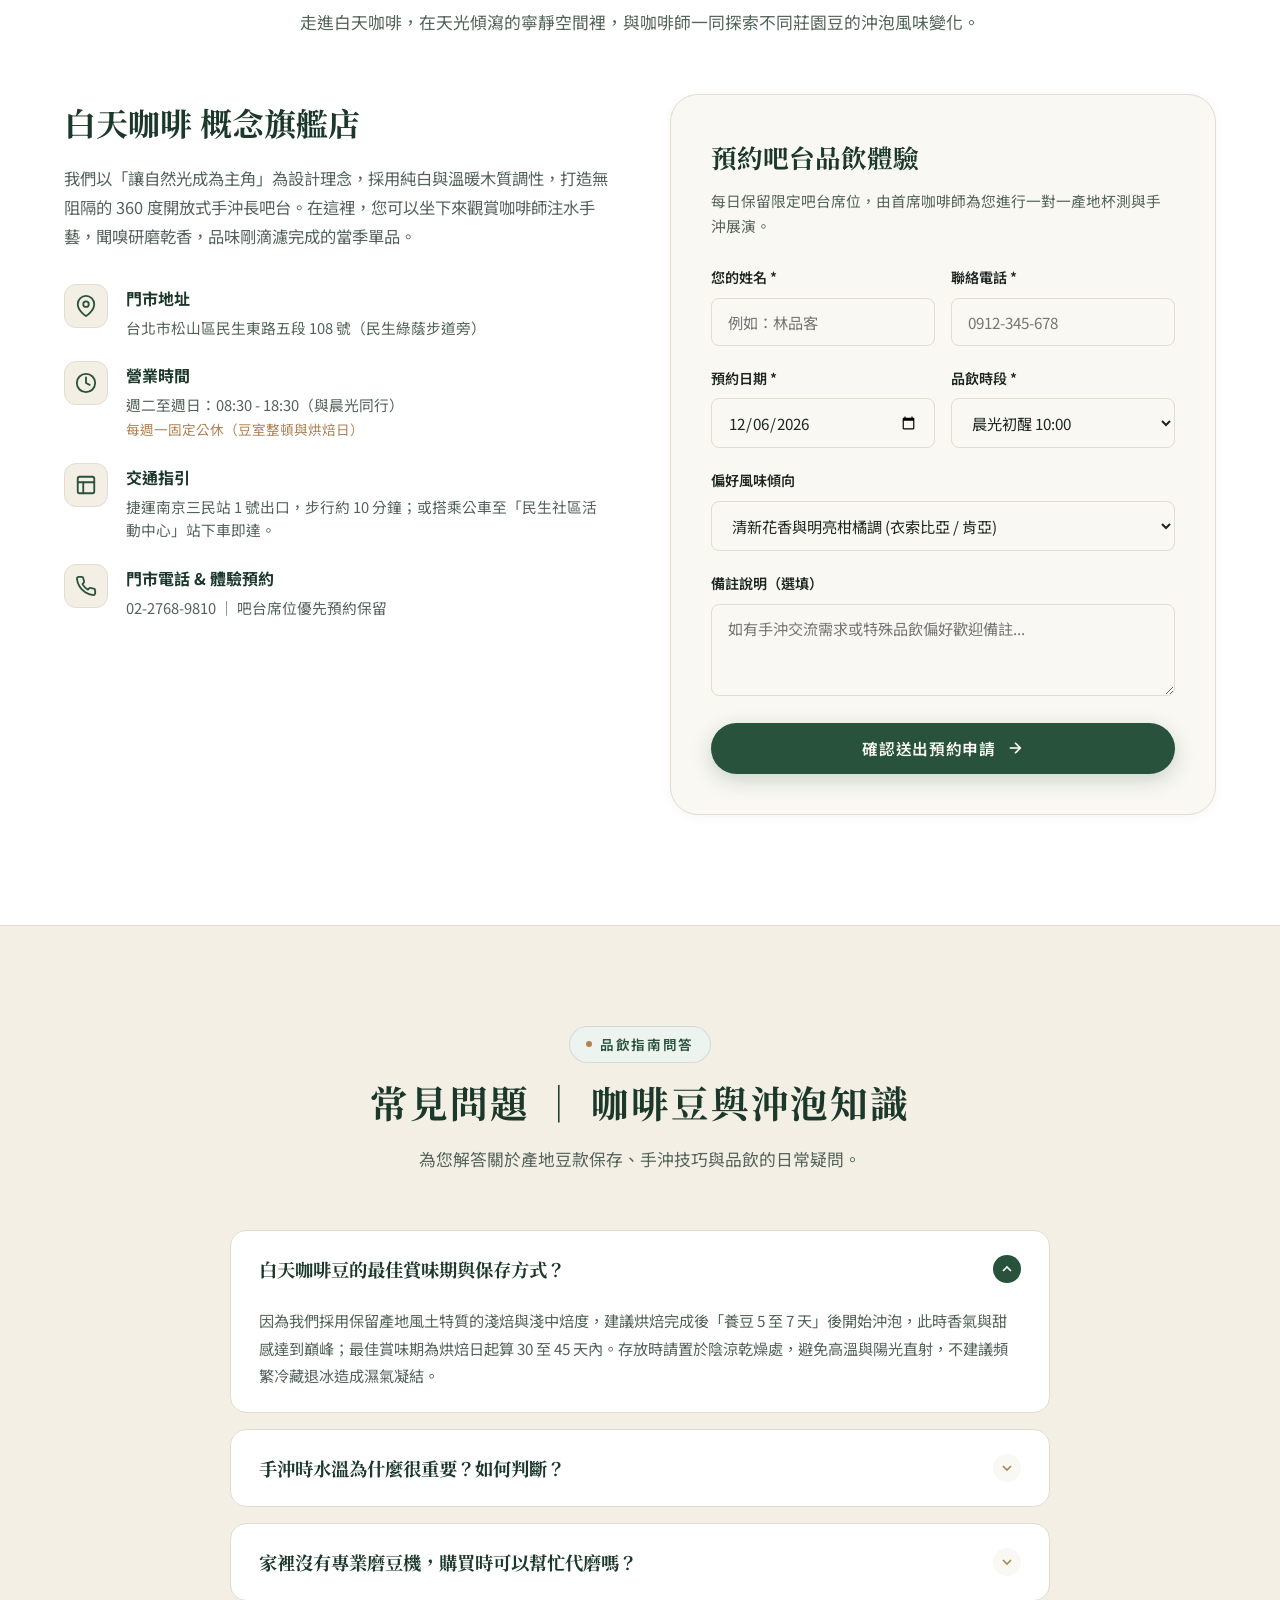
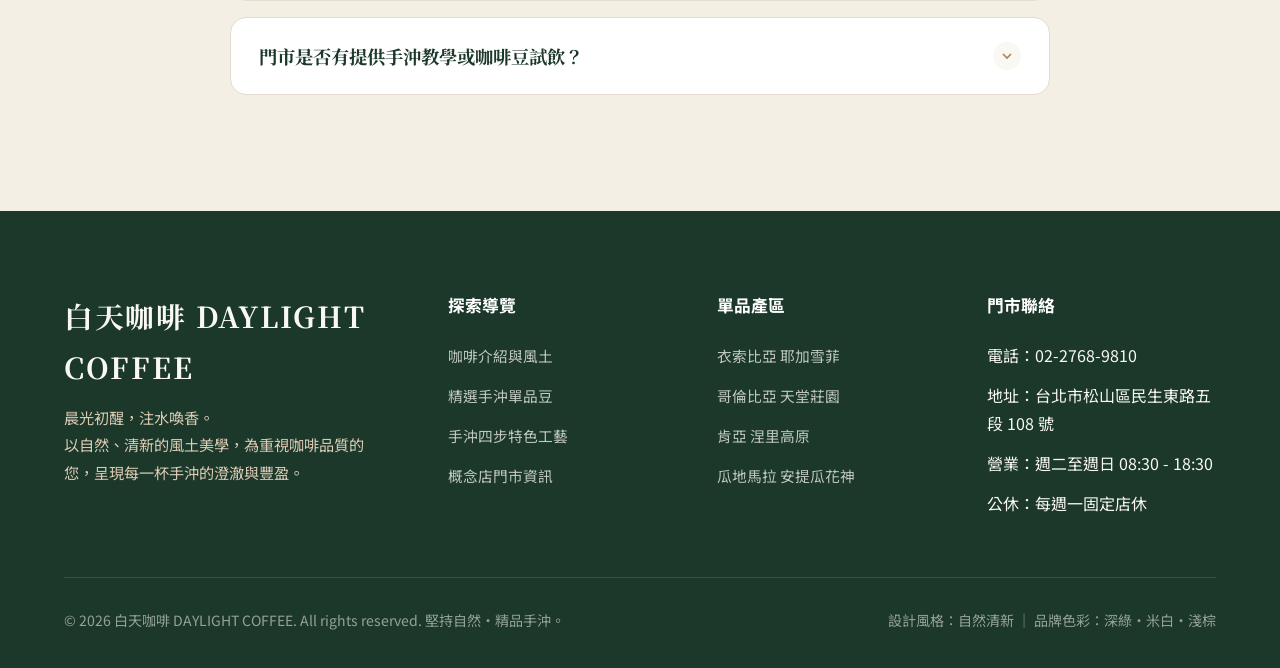
<file: outline/index.html>
<!DOCTYPE html>
<html lang="zh-TW">
<head>
  <meta charset="UTF-8">
  <meta name="viewport" content="width=device-width, initial-scale=1.0">
  <title>白天咖啡 DAYLIGHT COFFEE ｜ 自然・清新・精品手沖咖啡</title>
  <meta name="description" content="白天咖啡專注於高海拔莊園精品咖啡豆與精準手沖工藝。崇尚自然、清新的生活美學，為重視咖啡品質的您呈現產地純淨風土與細緻沖泡特色。">
  
  <!-- Google Fonts: 襯線與黑體完美結合 -->
  <link rel="preconnect" href="https://fonts.googleapis.com">
  <link rel="preconnect" href="https://fonts.gstatic.com" crossorigin>
  <link href="https://fonts.googleapis.com/css2?family=Cormorant+Garamond:ital,wght@0,500;0,600;0,700;1,400&family=Noto+Sans+TC:wght@300;400;500;600;700&family=Noto+Serif+TC:wght@400;600;700;900&display=swap" rel="stylesheet">

  <style>
    /* ==========================================================================
       1. 品牌色彩體系與全域變數 (品牌顏色：深綠、米白、淺棕；風格：自然、清新)
       ========================================================================== */
    :root {
      /* 核心品牌色系 */
      --c-green-dark: #1b382b;       /* 沉穩深綠 (深林底色與重要標題) */
      --c-green-primary: #28523b;    /* 品牌深綠 (標誌色、導覽背景與按鈕) */
      --c-green-medium: #3d6e53;     /* 自然翠綠 (裝飾、邊框焦點) */
      --c-green-light: #5a8e70;      /* 清新淡綠 (輔助標籤) */
      --c-green-soft: #edf4ef;       /* 極淡綠 (標籤背景與提示框) */

      --c-beige-bg: #f9f8f3;         /* 品牌米白底色 (溫潤清雅) */
      --c-beige-card: #ffffff;       /* 潔淨卡片底色 */
      --c-beige-warm: #f3efe5;       /* 淺米白輔助區塊底色 */
      --c-beige-border: #e4dcce;     /* 雅緻米褐色邊框 */

      --c-brown-primary: #b08253;    /* 淺焙咖啡暖棕 (淺棕代表色) */
      --c-brown-hover: #966b40;      /* 醇厚深淺棕 */
      --c-brown-light: #decbb4;      /* 柔和淺棕邊飾 */
      --c-brown-soft: #fbf7f1;       /* 淺棕溫暖襯底 */

      /* 易讀文字色彩 */
      --text-main: #1d2621;          /* 自然深墨綠黑主文字 */
      --text-muted: #536359;         /* 柔和次要內文 */
      --text-light: #809187;         /* 弱化輔助說明 */
      --text-inverse: #f9f8f3;       /* 反白米白文字 */

      /* 字型系統 */
      --font-serif: "Noto Serif TC", "Songti TC", serif;
      --font-sans: "Noto Sans TC", -apple-system, BlinkMacSystemFont, "Segoe UI", sans-serif;
      --font-display: "Cormorant Garamond", Georgia, serif;

      /* 圓角與陰影 */
      --radius-sm: 8px;
      --radius-md: 16px;
      --radius-lg: 28px;
      --radius-full: 9999px;

      --shadow-sm: 0 2px 10px rgba(27, 56, 43, 0.05);
      --shadow-md: 0 10px 30px rgba(27, 56, 43, 0.08);
      --shadow-lg: 0 20px 50px rgba(27, 56, 43, 0.12);

      --transition: all 0.35s cubic-bezier(0.25, 1, 0.35, 1);
    }

    /* ==========================================================================
       2. 重置與基礎樣式
       ========================================================================== */
    *, *::before, *::after {
      box-sizing: border-box;
      margin: 0;
      padding: 0;
    }

    html {
      scroll-behavior: smooth;
      font-size: 16px;
      -webkit-tap-highlight-color: transparent;
    }

    body {
      background-color: var(--c-beige-bg);
      color: var(--text-main);
      font-family: var(--font-sans);
      line-height: 1.75;
      font-weight: 400;
      overflow-x: hidden;
      background-image: radial-gradient(var(--c-beige-border) 0.75px, transparent 0.75px);
      background-size: 32px 32px;
    }

    img, svg {
      display: block;
      max-width: 100%;
    }

    a {
      color: inherit;
      text-decoration: none;
      transition: var(--transition);
    }

    button {
      font-family: inherit;
      cursor: pointer;
      border: none;
      background: none;
      outline: none;
      transition: var(--transition);
    }

    input, select, textarea {
      font-family: inherit;
      outline: none;
    }

    .container {
      width: 100%;
      max-width: 1200px;
      margin: 0 auto;
      padding: 0 24px;
    }

    /* 區塊標題共用組件 */
    .section-header {
      text-align: center;
      margin-bottom: 56px;
      position: relative;
    }

    .section-tag {
      display: inline-flex;
      align-items: center;
      gap: 8px;
      padding: 6px 16px;
      background: var(--c-green-soft);
      color: var(--c-green-primary);
      font-size: 0.85rem;
      font-weight: 600;
      letter-spacing: 0.12em;
      border-radius: var(--radius-full);
      text-transform: uppercase;
      margin-bottom: 14px;
      border: 1px solid rgba(40, 82, 59, 0.15);
    }

    .section-tag::before {
      content: "";
      width: 6px;
      height: 6px;
      border-radius: 50%;
      background: var(--c-brown-primary);
    }

    .section-title {
      font-family: var(--font-serif);
      font-size: 2.35rem;
      font-weight: 700;
      color: var(--c-green-dark);
      letter-spacing: 0.05em;
      margin-bottom: 16px;
      line-height: 1.35;
    }

    .section-subtitle {
      font-size: 1.05rem;
      color: var(--text-muted);
      max-width: 680px;
      margin: 0 auto;
      line-height: 1.8;
    }

    /* 膠囊按鈕系統 */
    .btn {
      display: inline-flex;
      align-items: center;
      justify-content: center;
      gap: 10px;
      padding: 13px 30px;
      font-size: 0.98rem;
      font-weight: 600;
      letter-spacing: 0.04em;
      border-radius: var(--radius-full);
      transition: var(--transition);
    }

    .btn-primary {
      background-color: var(--c-green-primary);
      color: var(--text-inverse);
      box-shadow: 0 6px 20px rgba(40, 82, 59, 0.22);
    }

    .btn-primary:hover {
      background-color: var(--c-green-dark);
      transform: translateY(-2px);
      box-shadow: 0 10px 26px rgba(27, 56, 43, 0.3);
    }

    .btn-brown {
      background-color: var(--c-brown-primary);
      color: #ffffff;
      box-shadow: 0 6px 20px rgba(176, 130, 83, 0.25);
    }

    .btn-brown:hover {
      background-color: var(--c-brown-hover);
      transform: translateY(-2px);
      box-shadow: 0 10px 24px rgba(176, 130, 83, 0.35);
    }

    .btn-outline {
      background-color: transparent;
      color: var(--c-green-primary);
      border: 1.5px solid var(--c-green-primary);
    }

    .btn-outline:hover {
      background-color: var(--c-green-primary);
      color: var(--text-inverse);
      transform: translateY(-2px);
    }

    /* ==========================================================================
       3. 導覽列 (Navbar)
       ========================================================================== */
    .navbar {
      position: fixed;
      top: 0;
      left: 0;
      width: 100%;
      z-index: 1000;
      background: rgba(249, 248, 243, 0.94);
      backdrop-filter: blur(12px);
      border-bottom: 1px solid var(--c-beige-border);
      transition: var(--transition);
    }

    .navbar-inner {
      display: flex;
      align-items: center;
      justify-content: space-between;
      height: 80px;
    }

    .brand-logo {
      display: flex;
      align-items: center;
      gap: 12px;
    }

    .logo-symbol {
      width: 44px;
      height: 44px;
      border-radius: 50%;
      background: linear-gradient(135deg, var(--c-green-primary), var(--c-green-dark));
      display: flex;
      align-items: center;
      justify-content: center;
      color: var(--c-beige-bg);
      box-shadow: 0 4px 12px rgba(40, 82, 59, 0.2);
    }

    .brand-name {
      display: flex;
      flex-direction: column;
    }

    .brand-title {
      font-family: var(--font-serif);
      font-size: 1.45rem;
      font-weight: 700;
      color: var(--c-green-dark);
      letter-spacing: 0.08em;
      line-height: 1.15;
    }

    .brand-sub {
      font-family: var(--font-display);
      font-size: 0.85rem;
      letter-spacing: 0.18em;
      color: var(--c-brown-primary);
      font-weight: 600;
      text-transform: uppercase;
    }

    .nav-menu {
      display: flex;
      align-items: center;
      gap: 32px;
      list-style: none;
    }

    .nav-link {
      font-size: 0.95rem;
      font-weight: 500;
      color: var(--text-main);
      position: relative;
      padding: 6px 0;
    }

    .nav-link::after {
      content: "";
      position: absolute;
      bottom: 0;
      left: 0;
      width: 0%;
      height: 2px;
      background: var(--c-brown-primary);
      transition: var(--transition);
      border-radius: var(--radius-full);
    }

    .nav-link:hover {
      color: var(--c-green-primary);
    }

    .nav-link:hover::after {
      width: 100%;
    }

    .nav-action {
      display: flex;
      align-items: center;
      gap: 14px;
    }

    .menu-toggle {
      display: none;
      width: 42px;
      height: 42px;
      border-radius: 8px;
      background: var(--c-beige-warm);
      border: 1px solid var(--c-beige-border);
      flex-direction: column;
      align-items: center;
      justify-content: center;
      gap: 5px;
    }

    .menu-toggle span {
      width: 22px;
      height: 2px;
      background: var(--c-green-dark);
      border-radius: 2px;
      transition: var(--transition);
    }

    /* ==========================================================================
       4. 首頁主視覺區 (Hero Section)
       ========================================================================== */
    .hero {
      padding-top: 150px;
      padding-bottom: 90px;
      position: relative;
      overflow: hidden;
    }

    .hero-wrapper {
      display: grid;
      grid-template-columns: 1.15fr 0.85fr;
      align-items: center;
      gap: 56px;
    }

    .hero-badge {
      display: inline-flex;
      align-items: center;
      gap: 10px;
      background: rgba(40, 82, 59, 0.08);
      border: 1px solid rgba(40, 82, 59, 0.2);
      padding: 8px 18px;
      border-radius: var(--radius-full);
      font-size: 0.88rem;
      color: var(--c-green-primary);
      font-weight: 600;
      margin-bottom: 24px;
    }

    .hero-badge-dot {
      width: 8px;
      height: 8px;
      border-radius: 50%;
      background: var(--c-brown-primary);
      animation: pulse 2s infinite ease-in-out;
    }

    @keyframes pulse {
      0%, 100% { transform: scale(1); opacity: 1; }
      50% { transform: scale(1.4); opacity: 0.6; }
    }

    .hero-title {
      font-family: var(--font-serif);
      font-size: 3.35rem;
      font-weight: 900;
      color: var(--c-green-dark);
      line-height: 1.25;
      margin-bottom: 24px;
      letter-spacing: 0.02em;
    }

    .hero-title span {
      color: var(--c-brown-primary);
      display: inline-block;
      position: relative;
    }

    .hero-title span::after {
      content: "";
      position: absolute;
      bottom: 6px;
      left: 0;
      width: 100%;
      height: 8px;
      background: rgba(176, 130, 83, 0.2);
      z-index: -1;
      border-radius: 4px;
    }

    .hero-desc {
      font-size: 1.15rem;
      color: var(--text-muted);
      line-height: 1.85;
      margin-bottom: 36px;
      max-width: 580px;
    }

    .hero-buttons {
      display: flex;
      align-items: center;
      gap: 18px;
      flex-wrap: wrap;
      margin-bottom: 48px;
    }

    .hero-highlights {
      display: grid;
      grid-template-columns: repeat(3, 1fr);
      gap: 20px;
      padding-top: 30px;
      border-top: 1px solid var(--c-beige-border);
    }

    .highlight-item {
      display: flex;
      flex-direction: column;
    }

    .highlight-num {
      font-family: var(--font-display);
      font-size: 2.1rem;
      font-weight: 700;
      color: var(--c-green-primary);
      line-height: 1.1;
    }

    .highlight-label {
      font-size: 0.88rem;
      color: var(--text-muted);
      margin-top: 4px;
    }

    /* Hero 右側插畫卡片與手沖視覺 */
    .hero-visual {
      position: relative;
    }

    .visual-card {
      background: linear-gradient(145deg, #ffffff, var(--c-beige-warm));
      border: 1px solid var(--c-beige-border);
      border-radius: var(--radius-lg);
      padding: 36px;
      box-shadow: var(--shadow-lg);
      position: relative;
      overflow: hidden;
    }

    .visual-card::before {
      content: "";
      position: absolute;
      top: -60px;
      right: -60px;
      width: 180px;
      height: 180px;
      background: radial-gradient(circle, rgba(176, 130, 83, 0.2) 0%, transparent 70%);
      border-radius: 50%;
    }

    .visual-graphic {
      width: 100%;
      height: 320px;
      background: linear-gradient(180deg, rgba(40, 82, 59, 0.04) 0%, rgba(40, 82, 59, 0.12) 100%);
      border-radius: var(--radius-md);
      display: flex;
      align-items: center;
      justify-content: center;
      position: relative;
      border: 1px dashed var(--c-beige-border);
    }

    .illustration-svg {
      width: 82%;
      height: 82%;
      filter: drop-shadow(0 10px 20px rgba(27, 56, 43, 0.08));
    }

    .visual-pill {
      position: absolute;
      background: #ffffff;
      padding: 10px 18px;
      border-radius: var(--radius-full);
      box-shadow: var(--shadow-md);
      display: flex;
      align-items: center;
      gap: 10px;
      font-size: 0.88rem;
      font-weight: 600;
      border: 1px solid var(--c-beige-border);
    }

    .visual-pill-1 {
      bottom: -15px;
      left: 15px;
    }

    .visual-pill-2 {
      top: 15px;
      right: -10px;
    }

    .pill-icon {
      width: 28px;
      height: 28px;
      border-radius: 50%;
      background: var(--c-green-soft);
      color: var(--c-green-primary);
      display: flex;
      align-items: center;
      justify-content: center;
    }

    /* ==========================================================================
       5. 咖啡介紹區 (About & Coffee Features)
       ========================================================================== */
    .section-about {
      padding: 110px 0;
      background-color: #ffffff;
      position: relative;
      border-top: 1px solid var(--c-beige-border);
      border-bottom: 1px solid var(--c-beige-border);
    }

    .about-story-grid {
      display: grid;
      grid-template-columns: 1fr 1fr;
      gap: 60px;
      align-items: center;
      margin-bottom: 70px;
    }

    .story-content h3 {
      font-family: var(--font-serif);
      font-size: 1.95rem;
      color: var(--c-green-dark);
      margin-bottom: 20px;
      line-height: 1.4;
    }

    .story-content p {
      font-size: 1.05rem;
      color: var(--text-muted);
      line-height: 1.9;
      margin-bottom: 20px;
    }

    .terroir-points {
      list-style: none;
      display: flex;
      flex-direction: column;
      gap: 14px;
      margin-top: 24px;
    }

    .terroir-points li {
      display: flex;
      align-items: flex-start;
      gap: 12px;
      font-size: 0.98rem;
      color: var(--text-main);
    }

    .terroir-points li svg {
      width: 22px;
      height: 22px;
      color: var(--c-green-primary);
      flex-shrink: 0;
      margin-top: 2px;
    }

    .story-box {
      background: var(--c-beige-warm);
      border-radius: var(--radius-lg);
      padding: 44px;
      border: 1px solid var(--c-beige-border);
      position: relative;
    }

    .story-quote {
      font-family: var(--font-serif);
      font-size: 1.4rem;
      font-style: italic;
      color: var(--c-green-dark);
      line-height: 1.7;
      margin-bottom: 24px;
    }

    .story-signature {
      display: flex;
      align-items: center;
      gap: 16px;
    }

    .signature-avatar {
      width: 48px;
      height: 48px;
      border-radius: 50%;
      background: var(--c-green-primary);
      color: #fff;
      display: flex;
      align-items: center;
      justify-content: center;
      font-weight: 700;
    }

    .signature-info h4 {
      font-size: 1rem;
      font-weight: 700;
      color: var(--c-green-dark);
    }

    .signature-info span {
      font-size: 0.85rem;
      color: var(--text-muted);
    }

    /* 咖啡特色三大核心卡片 */
    .features-grid {
      display: grid;
      grid-template-columns: repeat(3, 1fr);
      gap: 30px;
    }

    .feature-card {
      background: var(--c-beige-bg);
      border: 1px solid var(--c-beige-border);
      border-radius: var(--radius-md);
      padding: 36px 28px;
      transition: var(--transition);
      position: relative;
    }

    .feature-card:hover {
      transform: translateY(-8px);
      box-shadow: var(--shadow-md);
      border-color: var(--c-green-light);
    }

    .feature-icon-wrapper {
      width: 62px;
      height: 62px;
      border-radius: 14px;
      background: #ffffff;
      border: 1px solid var(--c-beige-border);
      display: flex;
      align-items: center;
      justify-content: center;
      color: var(--c-green-primary);
      margin-bottom: 24px;
      box-shadow: var(--shadow-sm);
    }

    .feature-card h4 {
      font-family: var(--font-serif);
      font-size: 1.35rem;
      color: var(--c-green-dark);
      margin-bottom: 12px;
      font-weight: 700;
    }

    .feature-card p {
      font-size: 0.95rem;
      color: var(--text-muted);
      line-height: 1.75;
    }

    /* ==========================================================================
       6. 產品展示區 (Product Showcase - 精選手沖豆)
       ========================================================================== */
    .section-products {
      padding: 110px 0;
      position: relative;
    }

    .filter-tabs {
      display: flex;
      align-items: center;
      justify-content: center;
      gap: 12px;
      flex-wrap: wrap;
      margin-bottom: 48px;
    }

    .filter-btn {
      padding: 9px 24px;
      border-radius: var(--radius-full);
      font-size: 0.92rem;
      font-weight: 600;
      background: #ffffff;
      color: var(--text-muted);
      border: 1px solid var(--c-beige-border);
      transition: var(--transition);
    }

    .filter-btn:hover,
    .filter-btn.active {
      background: var(--c-green-primary);
      color: #ffffff;
      border-color: var(--c-green-primary);
      box-shadow: 0 4px 14px rgba(40, 82, 59, 0.2);
    }

    .products-grid {
      display: grid;
      grid-template-columns: repeat(auto-fill, minmax(360px, 1fr));
      gap: 32px;
    }

    .product-card {
      background: #ffffff;
      border: 1px solid var(--c-beige-border);
      border-radius: var(--radius-lg);
      padding: 32px;
      box-shadow: var(--shadow-sm);
      display: flex;
      flex-direction: column;
      justify-content: space-between;
      transition: var(--transition);
      position: relative;
    }

    .product-card:hover {
      transform: translateY(-6px);
      box-shadow: var(--shadow-lg);
      border-color: var(--c-brown-primary);
    }

    .product-header {
      display: flex;
      justify-content: space-between;
      align-items: flex-start;
      margin-bottom: 16px;
    }

    .product-origin-badge {
      display: inline-flex;
      align-items: center;
      gap: 6px;
      padding: 4px 12px;
      background: var(--c-brown-soft);
      color: var(--c-brown-primary);
      border: 1px solid var(--c-brown-light);
      border-radius: var(--radius-full);
      font-size: 0.8rem;
      font-weight: 600;
    }

    .product-roast-badge {
      font-size: 0.78rem;
      font-weight: 600;
      color: var(--c-green-primary);
      background: var(--c-green-soft);
      padding: 4px 10px;
      border-radius: var(--radius-full);
    }

    .product-title {
      font-family: var(--font-serif);
      font-size: 1.55rem;
      font-weight: 700;
      color: var(--c-green-dark);
      margin-bottom: 8px;
      line-height: 1.3;
    }

    .product-subtitle {
      font-size: 0.88rem;
      color: var(--text-light);
      margin-bottom: 20px;
      font-family: var(--font-display);
      letter-spacing: 0.05em;
    }

    /* 產地與處理規格清單 */
    .spec-table {
      background: var(--c-beige-bg);
      border-radius: var(--radius-md);
      padding: 16px;
      margin-bottom: 22px;
      border: 1px solid var(--c-beige-border);
    }

    .spec-row {
      display: flex;
      justify-content: space-between;
      font-size: 0.88rem;
      padding: 6px 0;
      border-bottom: 1px dashed rgba(228, 220, 206, 0.7);
    }

    .spec-row:last-child {
      border-bottom: none;
      padding-bottom: 0;
    }

    .spec-row:first-child {
      padding-top: 0;
    }

    .spec-label {
      color: var(--text-muted);
    }

    .spec-value {
      font-weight: 600;
      color: var(--text-main);
    }

    /* 風味筆記標籤 */
    .flavor-section {
      margin-bottom: 24px;
    }

    .flavor-title {
      font-size: 0.82rem;
      font-weight: 700;
      color: var(--text-muted);
      text-transform: uppercase;
      letter-spacing: 0.06em;
      margin-bottom: 10px;
    }

    .flavor-tags {
      display: flex;
      flex-wrap: wrap;
      gap: 8px;
    }

    .flavor-tag {
      font-size: 0.82rem;
      padding: 4px 11px;
      border-radius: var(--radius-full);
      background: #fdfaf6;
      border: 1px solid var(--c-brown-light);
      color: var(--c-brown-primary);
      font-weight: 500;
    }

    /* 沖泡參數小框 (強調沖泡特色) */
    .brewing-tips-box {
      background: #f5f9f6;
      border-left: 3px solid var(--c-green-primary);
      padding: 12px 14px;
      border-radius: 0 var(--radius-sm) var(--radius-sm) 0;
      margin-bottom: 24px;
      font-size: 0.85rem;
    }

    .brewing-tips-title {
      font-weight: 700;
      color: var(--c-green-dark);
      margin-bottom: 4px;
      display: flex;
      align-items: center;
      gap: 6px;
    }

    .brewing-tips-detail {
      color: var(--text-muted);
      line-height: 1.5;
    }

    .product-footer {
      display: flex;
      align-items: center;
      justify-content: space-between;
      padding-top: 18px;
      border-top: 1px solid var(--c-beige-border);
      margin-top: auto;
    }

    .product-price {
      display: flex;
      flex-direction: column;
    }

    .price-amount {
      font-family: var(--font-display);
      font-size: 1.7rem;
      font-weight: 700;
      color: var(--c-green-dark);
      line-height: 1.1;
    }

    .price-unit {
      font-size: 0.78rem;
      color: var(--text-light);
    }

    /* ==========================================================================
       7. 沖泡特色專區 (Pour-Over Brewing Guide & Interactive Calculator)
       ========================================================================== */
    .section-brewing {
      padding: 110px 0;
      background: linear-gradient(180deg, var(--c-beige-warm) 0%, var(--c-beige-bg) 100%);
      border-top: 1px solid var(--c-beige-border);
      border-bottom: 1px solid var(--c-beige-border);
    }

    .brewing-philosophy {
      background: #ffffff;
      border-radius: var(--radius-lg);
      padding: 44px;
      box-shadow: var(--shadow-sm);
      border: 1px solid var(--c-beige-border);
      margin-bottom: 60px;
    }

    .brewing-steps-grid {
      display: grid;
      grid-template-columns: repeat(4, 1fr);
      gap: 24px;
      margin-top: 36px;
    }

    .step-card {
      position: relative;
      background: var(--c-beige-bg);
      border-radius: var(--radius-md);
      padding: 28px 20px;
      border: 1px solid var(--c-beige-border);
      text-align: center;
    }

    .step-number {
      width: 40px;
      height: 40px;
      border-radius: 50%;
      background: var(--c-brown-primary);
      color: #ffffff;
      font-family: var(--font-display);
      font-size: 1.25rem;
      font-weight: 700;
      display: flex;
      align-items: center;
      justify-content: center;
      margin: 0 auto 16px;
    }

    .step-card h5 {
      font-size: 1.1rem;
      font-weight: 700;
      color: var(--c-green-dark);
      margin-bottom: 10px;
      font-family: var(--font-serif);
    }

    .step-card p {
      font-size: 0.88rem;
      color: var(--text-muted);
      line-height: 1.65;
    }

    /* 互動沖泡計算機與計時器面板 */
    .calculator-wrapper {
      display: grid;
      grid-template-columns: 1fr 1fr;
      gap: 40px;
      background: #ffffff;
      border-radius: var(--radius-lg);
      border: 1px solid var(--c-beige-border);
      padding: 44px;
      box-shadow: var(--shadow-md);
    }

    .calc-input-panel h4,
    .timer-panel h4 {
      font-family: var(--font-serif);
      font-size: 1.55rem;
      color: var(--c-green-dark);
      margin-bottom: 8px;
    }

    .calc-subtitle {
      font-size: 0.92rem;
      color: var(--text-muted);
      margin-bottom: 28px;
    }

    .form-group {
      margin-bottom: 20px;
    }

    .form-group label {
      display: block;
      font-size: 0.88rem;
      font-weight: 600;
      color: var(--text-main);
      margin-bottom: 8px;
    }

    .form-control {
      width: 100%;
      padding: 12px 16px;
      background: var(--c-beige-bg);
      border: 1px solid var(--c-beige-border);
      border-radius: var(--radius-sm);
      font-size: 0.95rem;
      color: var(--text-main);
      transition: var(--transition);
    }

    .form-control:focus {
      border-color: var(--c-green-primary);
      background: #ffffff;
      box-shadow: 0 0 0 3px rgba(40, 82, 59, 0.12);
    }

    .calc-results {
      background: var(--c-green-soft);
      border-radius: var(--radius-md);
      padding: 24px;
      margin-top: 24px;
      border: 1px solid rgba(40, 82, 59, 0.15);
    }

    .calc-result-row {
      display: flex;
      justify-content: space-between;
      align-items: center;
      padding: 10px 0;
      border-bottom: 1px dashed rgba(40, 82, 59, 0.2);
    }

    .calc-result-row:last-child {
      border-bottom: none;
    }

    .calc-result-label {
      font-size: 0.92rem;
      color: var(--c-green-primary);
      font-weight: 500;
    }

    .calc-result-val {
      font-size: 1.15rem;
      font-weight: 700;
      color: var(--c-green-dark);
      font-family: var(--font-display);
    }

    /* 手沖倒數計時器 */
    .timer-panel {
      display: flex;
      flex-direction: column;
      justify-content: space-between;
      border-left: 1px solid var(--c-beige-border);
      padding-left: 40px;
    }

    .timer-display-box {
      background: var(--c-green-dark);
      border-radius: var(--radius-md);
      padding: 36px 20px;
      text-align: center;
      color: var(--text-inverse);
      margin-bottom: 24px;
      box-shadow: inset 0 2px 10px rgba(0, 0, 0, 0.3);
      position: relative;
    }

    .timer-time {
      font-family: var(--font-display);
      font-size: 4rem;
      font-weight: 700;
      letter-spacing: 0.05em;
      line-height: 1;
      margin-bottom: 8px;
      color: #ffffff;
    }

    .timer-stage {
      font-size: 1rem;
      color: var(--c-brown-light);
      font-weight: 600;
    }

    .timer-actions {
      display: flex;
      gap: 14px;
    }

    /* ==========================================================================
       8. 門市資訊區 (Store Information)
       ========================================================================== */
    .section-store {
      padding: 110px 0;
      background-color: #ffffff;
      position: relative;
    }

    .store-layout {
      display: grid;
      grid-template-columns: 1fr 1fr;
      gap: 60px;
      align-items: start;
    }

    .store-details h3 {
      font-family: var(--font-serif);
      font-size: 2rem;
      color: var(--c-green-dark);
      margin-bottom: 14px;
    }

    .store-desc {
      font-size: 1.02rem;
      color: var(--text-muted);
      line-height: 1.8;
      margin-bottom: 32px;
    }

    .info-list {
      display: flex;
      flex-direction: column;
      gap: 22px;
      margin-bottom: 36px;
    }

    .info-item {
      display: flex;
      gap: 18px;
      align-items: flex-start;
    }

    .info-icon {
      width: 44px;
      height: 44px;
      border-radius: 12px;
      background: var(--c-beige-warm);
      border: 1px solid var(--c-beige-border);
      display: flex;
      align-items: center;
      justify-content: center;
      color: var(--c-green-primary);
      flex-shrink: 0;
    }

    .info-text h5 {
      font-size: 1rem;
      font-weight: 700;
      color: var(--c-green-dark);
      margin-bottom: 4px;
    }

    .info-text p {
      font-size: 0.92rem;
      color: var(--text-muted);
      line-height: 1.6;
    }

    /* 門市預約表單卡片 */
    .booking-card {
      background: var(--c-beige-bg);
      border: 1px solid var(--c-beige-border);
      border-radius: var(--radius-lg);
      padding: 40px;
      box-shadow: var(--shadow-sm);
    }

    .booking-card h4 {
      font-family: var(--font-serif);
      font-size: 1.6rem;
      color: var(--c-green-dark);
      margin-bottom: 8px;
    }

    .booking-card p {
      font-size: 0.92rem;
      color: var(--text-muted);
      margin-bottom: 26px;
    }

    .form-row {
      display: grid;
      grid-template-columns: 1fr 1fr;
      gap: 16px;
    }

    /* ==========================================================================
       9. 常見問答 (FAQ)
       ========================================================================== */
    .section-faq {
      padding: 100px 0;
      background: var(--c-beige-warm);
      border-top: 1px solid var(--c-beige-border);
    }

    .faq-container {
      max-width: 820px;
      margin: 0 auto;
    }

    .faq-item {
      background: #ffffff;
      border-radius: var(--radius-md);
      border: 1px solid var(--c-beige-border);
      margin-bottom: 16px;
      overflow: hidden;
      transition: var(--transition);
    }

    .faq-header {
      padding: 22px 28px;
      display: flex;
      justify-content: space-between;
      align-items: center;
      cursor: pointer;
      font-family: var(--font-serif);
      font-size: 1.15rem;
      font-weight: 700;
      color: var(--c-green-dark);
    }

    .faq-icon {
      width: 28px;
      height: 28px;
      border-radius: 50%;
      background: var(--c-beige-bg);
      display: flex;
      align-items: center;
      justify-content: center;
      color: var(--c-brown-primary);
      transition: var(--transition);
      flex-shrink: 0;
    }

    .faq-item.active .faq-icon {
      transform: rotate(180deg);
      background: var(--c-green-primary);
      color: #ffffff;
    }

    .faq-content {
      max-height: 0;
      overflow: hidden;
      padding: 0 28px;
      color: var(--text-muted);
      font-size: 0.95rem;
      line-height: 1.8;
      transition: max-height 0.35s ease, padding 0.35s ease;
    }

    .faq-item.active .faq-content {
      max-height: 260px;
      padding: 0 28px 22px;
    }

    /* ==========================================================================
       10. 頁尾 (Footer)
       ========================================================================== */
    .footer {
      background-color: var(--c-green-dark);
      color: var(--text-inverse);
      padding: 80px 0 36px;
      position: relative;
    }

    .footer-grid {
      display: grid;
      grid-template-columns: 1.5fr 1fr 1fr 1fr;
      gap: 40px;
      margin-bottom: 60px;
    }

    .footer-brand h4 {
      font-family: var(--font-serif);
      font-size: 1.8rem;
      font-weight: 700;
      letter-spacing: 0.06em;
      margin-bottom: 12px;
    }

    .footer-brand p {
      color: var(--c-brown-light);
      font-size: 0.95rem;
      line-height: 1.8;
      max-width: 320px;
    }

    .footer-col h5 {
      font-size: 1.05rem;
      font-weight: 700;
      color: #ffffff;
      margin-bottom: 20px;
      position: relative;
    }

    .footer-links {
      list-style: none;
      display: flex;
      flex-direction: column;
      gap: 12px;
    }

    .footer-links a {
      color: rgba(249, 248, 243, 0.75);
      font-size: 0.92rem;
    }

    .footer-links a:hover {
      color: #ffffff;
      padding-left: 6px;
    }

    .footer-bottom {
      display: flex;
      justify-content: space-between;
      align-items: center;
      padding-top: 30px;
      border-top: 1px solid rgba(249, 248, 243, 0.12);
      font-size: 0.88rem;
      color: rgba(249, 248, 243, 0.55);
      flex-wrap: wrap;
      gap: 16px;
    }

    /* 回頂部按鈕 */
    .back-to-top {
      position: fixed;
      bottom: 30px;
      right: 30px;
      width: 48px;
      height: 48px;
      border-radius: 50%;
      background: var(--c-green-primary);
      color: #ffffff;
      display: flex;
      align-items: center;
      justify-content: center;
      box-shadow: 0 4px 18px rgba(0,0,0,0.25);
      z-index: 99;
      opacity: 0;
      visibility: hidden;
      transition: var(--transition);
    }

    .back-to-top.show {
      opacity: 1;
      visibility: visible;
    }

    .back-to-top:hover {
      background: var(--c-brown-primary);
      transform: translateY(-4px);
    }

    /* Toast 提示通知 */
    .toast-notice {
      position: fixed;
      top: 100px;
      right: 30px;
      background: var(--c-green-dark);
      color: #ffffff;
      padding: 14px 24px;
      border-radius: var(--radius-full);
      box-shadow: var(--shadow-lg);
      font-size: 0.92rem;
      font-weight: 600;
      z-index: 2000;
      opacity: 0;
      transform: translateY(-20px);
      transition: var(--transition);
      pointer-events: none;
      border: 1px solid var(--c-green-light);
    }

    .toast-notice.show {
      opacity: 1;
      transform: translateY(0);
    }

    /* ==========================================================================
       11. 響應式媒體查詢 (Responsive Media Queries)
       ========================================================================== */
    @media (max-width: 1024px) {
      .hero-title {
        font-size: 2.75rem;
      }
      .brewing-steps-grid {
        grid-template-columns: repeat(2, 1fr);
      }
      .calculator-wrapper {
        grid-template-columns: 1fr;
      }
      .timer-panel {
        border-left: none;
        border-top: 1px solid var(--c-beige-border);
        padding-left: 0;
        padding-top: 36px;
      }
      .store-layout {
        grid-template-columns: 1fr;
      }
      .footer-grid {
        grid-template-columns: 1fr 1fr;
      }
    }

    @media (max-width: 768px) {
      .navbar-inner {
        height: 70px;
      }
      .menu-toggle {
        display: flex;
      }
      .nav-menu {
        position: fixed;
        top: 70px;
        left: 0;
        width: 100%;
        background: #ffffff;
        flex-direction: column;
        padding: 30px;
        gap: 20px;
        border-bottom: 1px solid var(--c-beige-border);
        box-shadow: var(--shadow-md);
        transform: translateY(-150%);
        transition: transform 0.4s ease;
      }
      .nav-menu.open {
        transform: translateY(0);
      }
      .nav-action .btn {
        display: none;
      }
      .hero {
        padding-top: 110px;
        padding-bottom: 60px;
      }
      .hero-wrapper {
        grid-template-columns: 1fr;
        gap: 40px;
      }
      .hero-title {
        font-size: 2.25rem;
      }
      .about-story-grid {
        grid-template-columns: 1fr;
        gap: 40px;
      }
      .features-grid {
        grid-template-columns: 1fr;
      }
      .products-grid {
        grid-template-columns: 1fr;
      }
      .brewing-steps-grid {
        grid-template-columns: 1fr;
      }
      .form-row {
        grid-template-columns: 1fr;
      }
      .footer-grid {
        grid-template-columns: 1fr;
      }
      .footer-bottom {
        flex-direction: column;
        text-align: center;
      }
    }
  </style>
</head>
<body>

  <!-- ==========================================================================
       導覽列 (Navbar)
       ========================================================================== -->
  <header class="navbar">
    <div class="container navbar-inner">
      <a href="#hero" class="brand-logo" aria-label="白天咖啡首頁">
        <div class="logo-symbol">
          <!-- 簡約手沖濾滴與自然綠葉向量 Icon -->
          <svg width="24" height="24" viewBox="0 0 24 24" fill="none" stroke="currentColor" stroke-width="2" stroke-linecap="round" stroke-linejoin="round">
            <path d="M12 2a5 5 0 0 1 5 5c0 3-5 9-5 9s-5-6-5-9a5 5 0 0 1 5-5z"></path>
            <path d="M12 16v6"></path>
            <path d="M8 22h8"></path>
          </svg>
        </div>
        <div class="brand-name">
          <span class="brand-title">白天咖啡</span>
          <span class="brand-sub">DAYLIGHT COFFEE</span>
        </div>
      </a>

      <nav>
        <ul class="nav-menu" id="navMenu">
          <li><a href="#about" class="nav-link">咖啡介紹</a></li>
          <li><a href="#products" class="nav-link">產品展示</a></li>
          <li><a href="#brewing" class="nav-link">沖泡特色</a></li>
          <li><a href="#store" class="nav-link">門市資訊</a></li>
          <li><a href="#faq" class="nav-link">常見問題</a></li>
        </ul>
      </nav>

      <div class="nav-action">
        <a href="#store" class="btn btn-primary" style="padding: 10px 22px; font-size: 0.9rem;">預約品飲體驗</a>
        <button class="menu-toggle" id="menuToggle" aria-label="切換選單">
          <span></span>
          <span></span>
          <span></span>
        </button>
      </div>
    </div>
  </header>

  <!-- ==========================================================================
       首頁主視覺區 (Hero Section)
       ========================================================================== -->
  <section class="hero" id="hero">
    <div class="container hero-wrapper">
      <div class="hero-text">
        <div class="hero-badge">
          <span class="hero-badge-dot"></span>
          <span>專注高海拔莊園 ｜ 自然・清新・手沖純味</span>
        </div>
        <h1 class="hero-title">
          晨光傾落，<br>
          喚醒山林裡的<span>澄澈香氣</span>
        </h1>
        <p class="hero-desc">
          「白天咖啡」堅持友善土地的自然哲學。我們走訪高海拔微型莊園，嚴格挑選當季精品咖啡豆，以精準細緻的手沖慢萃，為重視咖啡品質的您，還原一顆豆子最真實豐盈的風土原貌。
        </p>
        <div class="hero-buttons">
          <a href="#products" class="btn btn-primary">
            <span>探索本季單品豆</span>
            <svg width="18" height="18" viewBox="0 0 24 24" fill="none" stroke="currentColor" stroke-width="2.2" stroke-linecap="round" stroke-linejoin="round"><line x1="5" y1="12" x2="19" y2="12"></line><polyline points="12 5 19 12 12 19"></polyline></svg>
          </a>
          <a href="#brewing" class="btn btn-outline">
            <span>了解手沖特色</span>
          </a>
        </div>
        <div class="hero-highlights">
          <div class="highlight-item">
            <span class="highlight-num">2000m+</span>
            <span class="highlight-label">高海拔微型氣候產區</span>
          </div>
          <div class="highlight-item">
            <span class="highlight-num">1:15.5</span>
            <span class="highlight-label">金杯標準手沖黃金比例</span>
          </div>
          <div class="highlight-item">
            <span class="highlight-num">100%</span>
            <span class="highlight-label">當季新鮮微批次單品</span>
          </div>
        </div>
      </div>

      <div class="hero-visual">
        <div class="visual-card">
          <div class="visual-graphic">
            <!-- 手繪自然清新向量藝術 (手沖壺、濾杯、咖啡豆與清新綠葉) -->
            <svg class="illustration-svg" viewBox="0 0 400 320" fill="none" xmlns="http://www.w3.org/2000/svg">
              <!-- 背景柔和圓斑 -->
              <circle cx="200" cy="160" r="120" fill="#edf4ef" />
              <!-- 咖啡濾杯架台與濾杯 -->
              <path d="M130 90 L270 90 L230 180 L170 180 Z" fill="#ffffff" stroke="#28523b" stroke-width="4" stroke-linejoin="round" />
              <path d="M120 85 L280 85" stroke="#28523b" stroke-width="5" stroke-linecap="round" />
              <!-- 濾紙邊緣 -->
              <path d="M140 92 L260 92 L225 170 L175 170 Z" fill="#f4efe5" />
              <!-- 咖啡粉層 -->
              <path d="M152 110 Q200 115 248 110 L220 160 Q200 165 180 160 Z" fill="#b08253" />
              <!-- 下壺 / 玻璃分享壺 -->
              <path d="M170 195 L230 195 L250 265 Q250 280 200 280 Q150 280 150 265 Z" fill="rgba(255,255,255,0.7)" stroke="#28523b" stroke-width="4" stroke-linejoin="round" />
              <!-- 下壺刻度線 -->
              <line x1="210" y1="225" x2="235" y2="225" stroke="#5a8e70" stroke-width="2.5" stroke-linecap="round" />
              <line x1="210" y1="245" x2="235" y2="245" stroke="#5a8e70" stroke-width="2.5" stroke-linecap="round" />
              <!-- 壺中澄澈咖啡液體 -->
              <path d="M158 240 Q200 244 242 240 L248 265 Q248 276 200 276 Q152 276 152 265 Z" fill="#b08253" opacity="0.85" />
              <!-- 手沖水流與滴落 -->
              <path d="M200 180 L200 230" stroke="#b08253" stroke-width="3" stroke-dasharray="4 4" stroke-linecap="round" />
              <!-- 清新葉片點綴 -->
              <path d="M80 160 Q60 120 100 110 Q110 145 80 160 Z" fill="#3d6e53" opacity="0.9" />
              <path d="M70 180 Q40 200 65 220 Q95 210 70 180 Z" fill="#5a8e70" opacity="0.8" />
              <path d="M320 130 Q350 110 340 80 Q310 95 320 130 Z" fill="#3d6e53" opacity="0.9" />
              <path d="M330 160 Q360 190 320 210 Q305 180 330 160 Z" fill="#5a8e70" opacity="0.8" />
            </svg>
          </div>
          <!-- 懸浮徽章標籤 -->
          <div class="visual-pill visual-pill-1">
            <span class="pill-icon">
              <svg width="16" height="16" viewBox="0 0 24 24" fill="none" stroke="currentColor" stroke-width="2.5"><path d="M12 2v20M17 5H9.5a3.5 3.5 0 0 0 0 7h5a3.5 3.5 0 0 1 0 7H6"/></svg>
            </span>
            <span>莊園直採 產區透明可溯源</span>
          </div>
          <div class="visual-pill visual-pill-2">
            <span class="pill-icon">
              <svg width="16" height="16" viewBox="0 0 24 24" fill="none" stroke="currentColor" stroke-width="2.5"><circle cx="12" cy="12" r="10"/><polyline points="12 6 12 12 16 14"/></svg>
            </span>
            <span>92°C 恆溫手沖慢粹</span>
          </div>
        </div>
      </div>
    </div>
  </section>

  <!-- ==========================================================================
       咖啡介紹區 (Section: Coffee & Terroir Introduction)
       ========================================================================== */ -->
  <section class="section-about" id="about">
    <div class="container">
      <div class="section-header">
        <span class="section-tag">產地與品牌精神</span>
        <h2 class="section-title">咖啡介紹 ｜ 尋味山林風土</h2>
        <p class="section-subtitle">
          一杯清澈而有層次的手沖咖啡，始於產地莊園的土壤、陽光與雲霧，成於烘豆師與咖啡師對細節的純粹敬意。
        </p>
      </div>

      <div class="about-story-grid">
        <div class="story-content">
          <h3>自然清新的慢調日常，<br>為懂得品味的您而生</h3>
          <p>
            「白天咖啡」誕生於對純淨風味的執著。我們相信，好的精品咖啡不需濃重苦澀來彰顯力量，而是如白晝之光，明亮、乾淨，帶有產區花果、微風與泥土交織出的細膩甜韻。
          </p>
          <p>
            我們與衣索比亞、哥倫比亞、肯亞及瓜地馬拉等地的友善莊園深度合作，嚴選生長在海拔 1,600 公尺至 2,200 公尺的高山微批次。透過適度遮蔭與自然雨水滋養，咖啡果實能緩慢熟成，沉澱出緊實的質地與豐富的有機酸質。
          </p>
          <ul class="terroir-points">
            <li>
              <svg viewBox="0 0 24 24" fill="none" stroke="currentColor" stroke-width="2"><polyline points="20 6 9 17 4 12"></polyline></svg>
              <span><strong>高海拔微氣候 (Micro-climate)：</strong> 日夜劇烈溫差淬鍊出明亮乾淨的柑橘花果香。</span>
            </li>
            <li>
              <svg viewBox="0 0 24 24" fill="none" stroke="currentColor" stroke-width="2"><polyline points="20 6 9 17 4 12"></polyline></svg>
              <span><strong>微批次精緻處理 (Micro-lot)：</strong> 水洗之純、日曬之甜、雙重厭氧之芬芳，完整保留。</span>
            </li>
            <li>
              <svg viewBox="0 0 24 24" fill="none" stroke="currentColor" stroke-width="2"><polyline points="20 6 9 17 4 12"></polyline></svg>
              <span><strong>當季淺焙工藝 (Light Roast)：</strong> 捨棄深焙煙燻焦苦，專注展現咖啡豆的風土密碼。</span>
            </li>
          </ul>
        </div>

        <div class="story-box">
          <div class="story-quote">
            「手沖是一場與時間與溫度的安靜對話。水流穿透咖啡粉的瞬間，產地的山川雲霧便在杯中甦醒。」
          </div>
          <div class="story-signature">
            <div class="signature-avatar">白</div>
            <div class="signature-info">
              <h4>白天咖啡 主理烘豆團隊</h4>
              <span>SCA 國際精品咖啡認證專業杯測師</span>
            </div>
          </div>
        </div>
      </div>

      <!-- 三大核心特色卡片 -->
      <div class="features-grid">
        <div class="feature-card">
          <div class="feature-icon-wrapper">
            <!-- 產地高山圖示 -->
            <svg width="28" height="28" viewBox="0 0 24 24" fill="none" stroke="currentColor" stroke-width="2" stroke-linecap="round" stroke-linejoin="round">
              <path d="m8 3 4 8 5-5 5 15H2L8 3z"></path>
            </svg>
          </div>
          <h4>高海拔單一莊園</h4>
          <p>拒絕混豆拼配，每一款咖啡均來自明確的單一合作莊園與小農批次，完整呈現產地土壤、降雨與海拔賦予的獨特個性。</p>
        </div>

        <div class="feature-card">
          <div class="feature-icon-wrapper">
            <!-- 自然永續圖示 -->
            <svg width="28" height="28" viewBox="0 0 24 24" fill="none" stroke="currentColor" stroke-width="2" stroke-linecap="round" stroke-linejoin="round">
              <path d="M12 22s8-4 8-10V5l-8-3-8 3v7c0 6 8 10 8 10z"></path>
            </svg>
          </div>
          <h4>友善生態與遮蔭栽植</h4>
          <p>堅持永續農法與遮蔭樹共生栽種，維護鳥類棲地與水土涵養，讓每一次品嚐都能回饋大自然生生不息的循環。</p>
        </div>

        <div class="feature-card">
          <div class="feature-icon-wrapper">
            <!-- 匠人手沖萃取圖示 -->
            <svg width="28" height="28" viewBox="0 0 24 24" fill="none" stroke="currentColor" stroke-width="2" stroke-linecap="round" stroke-linejoin="round">
              <path d="M6 3h12l-2 9H8L6 3z"></path>
              <path d="M6 21h12"></path>
              <path d="M12 12v9"></path>
            </svg>
          </div>
          <h4>匠心手沖沖泡特色</h4>
          <p>針對不同產區豆性量身調配研磨刻度、注水斷水節奏與萃取水溫，透過三段式注水技巧，釋放最甘醇無雜質的尾韻。</p>
        </div>
      </div>
    </div>
  </section>

  <!-- ==========================================================================
       產品展示區 (Section: Product Showcase)
       ========================================================================== */ -->
  <section class="section-products" id="products">
    <div class="container">
      <div class="section-header">
        <span class="section-tag">當季精選豆款</span>
        <h2 class="section-title">產品展示 ｜ 單品手沖咖啡豆</h2>
        <p class="section-subtitle">
          嚴格把關產地履歷與杯測標準，每季限量烘焙。每一款咖啡皆標註完整產區、海拔、處理法與專屬手沖推薦參數。
        </p>
      </div>

      <!-- 產區與風味篩選標籤 -->
      <div class="filter-tabs">
        <button class="filter-btn active" data-filter="all">全部單品豆 (4)</button>
        <button class="filter-btn" data-filter="africa">非洲 花果香調</button>
        <button class="filter-btn" data-filter="america">中南美洲 溫潤甜感</button>
        <button class="filter-btn" data-filter="special">特殊厭氧實驗批次</button>
      </div>

      <!-- 產品卡片列表 -->
      <div class="products-grid">

        <!-- 產品 1: 衣索比亞 耶加雪菲 歌姬 (非洲) -->
        <article class="product-card" data-category="africa">
          <div>
            <div class="product-header">
              <span class="product-origin-badge">
                <svg width="12" height="12" viewBox="0 0 24 24" fill="currentColor"><circle cx="12" cy="12" r="10"/></svg>
                衣索比亞 耶加雪菲
              </span>
              <span class="product-roast-badge">淺焙 Light Roast</span>
            </div>
            <h3 class="product-title">歌姬・古吉水仙 G1</h3>
            <p class="product-subtitle">ETHIOPIA YIRGACHEFFE GEDEB G1 NATURAL</p>

            <div class="spec-table">
              <div class="spec-row">
                <span class="spec-label">產區莊園</span>
                <span class="spec-value">歌德伯區 (Gedeb) / 沃卡合作社</span>
              </div>
              <div class="spec-row">
                <span class="spec-label">栽植海拔</span>
                <span class="spec-value">2,050 - 2,200 公尺</span>
              </div>
              <div class="spec-row">
                <span class="spec-label">生豆處理</span>
                <span class="spec-value">非洲棚架慢速日曬 (Natural)</span>
              </div>
              <div class="spec-row">
                <span class="spec-label">品種</span>
                <span class="spec-value">原生種 (Heirloom)</span>
              </div>
            </div>

            <div class="flavor-section">
              <div class="flavor-title">杯測風味筆記</div>
              <div class="flavor-tags">
                <span class="flavor-tag">白色茉莉花</span>
                <span class="flavor-tag">佛手柑香氣</span>
                <span class="flavor-tag">水蜜桃多汁</span>
                <span class="flavor-tag">蜂蜜甜感</span>
              </div>
            </div>

            <!-- 強調沖泡特色 -->
            <div class="brewing-tips-box">
              <div class="brewing-tips-title">
                <svg width="15" height="15" viewBox="0 0 24 24" fill="none" stroke="currentColor" stroke-width="2.2"><circle cx="12" cy="12" r="10"/><polyline points="12 6 12 12 14 10"/></svg>
                手沖推薦參數
              </div>
              <div class="brewing-tips-detail">
                建議水溫 <strong>92°C</strong> ｜ 粉水比 <strong>1:15.5</strong> ｜ 研磨度中細。推薦使用 V60 錐形濾杯，中心小水流悶蒸 35 秒，風味花香最為盛放。
              </div>
            </div>
          </div>

          <div class="product-footer">
            <div class="product-price">
              <span class="price-amount">NT$ 480</span>
              <span class="price-unit">半磅 / 227g (附新鮮排氣閥包裝)</span>
            </div>
            <button class="btn btn-brown add-to-cart" data-name="歌姬・古吉水仙 G1">
              <span>加入品飲清單</span>
            </button>
          </div>
        </article>

        <!-- 產品 2: 哥倫比亞 考卡 天堂莊園 玫瑰茶 (特殊厭氧 / 中南美) -->
        <article class="product-card" data-category="special america">
          <div>
            <div class="product-header">
              <span class="product-origin-badge">
                <svg width="12" height="12" viewBox="0 0 24 24" fill="currentColor"><circle cx="12" cy="12" r="10"/></svg>
                哥倫比亞 考卡山谷
              </span>
              <span class="product-roast-badge">淺中焙 Light-Medium</span>
            </div>
            <h3 class="product-title">天堂莊園・玫瑰花茶</h3>
            <p class="product-subtitle">COLOMBIA FINCA EL PARAISO ROSE TEA</p>

            <div class="spec-table">
              <div class="spec-row">
                <span class="spec-label">產區莊園</span>
                <span class="spec-value">考卡 (Cauca) / 天堂莊園 Diego 批次</span>
              </div>
              <div class="spec-row">
                <span class="spec-label">栽植海拔</span>
                <span class="spec-value">1,930 公尺</span>
              </div>
              <div class="spec-row">
                <span class="spec-label">生豆處理</span>
                <span class="spec-value">雙重厭氧發酵・熱休克處理法</span>
              </div>
              <div class="spec-row">
                <span class="spec-label">品種</span>
                <span class="spec-value">卡斯提優 (Castillo)</span>
              </div>
            </div>

            <div class="flavor-section">
              <div class="flavor-title">杯測風味筆記</div>
              <div class="flavor-tags">
                <span class="flavor-tag">大馬士革玫瑰</span>
                <span class="flavor-tag">荔枝果肉</span>
                <span class="flavor-tag">草莓軟糖</span>
                <span class="flavor-tag">薄荷涼感尾韻</span>
              </div>
            </div>

            <!-- 強調沖泡特色 -->
            <div class="brewing-tips-box">
              <div class="brewing-tips-title">
                <svg width="15" height="15" viewBox="0 0 24 24" fill="none" stroke="currentColor" stroke-width="2.2"><circle cx="12" cy="12" r="10"/><polyline points="12 6 12 12 14 10"/></svg>
                手沖推薦參數
              </div>
              <div class="brewing-tips-detail">
                建議水溫 <strong>90°C</strong> ｜ 粉水比 <strong>1:15</strong> ｜ 研磨度中等。採用蛋糕平底濾杯，避免高溫過萃，能完美提引高雅玫瑰花香氣。
              </div>
            </div>
          </div>

          <div class="product-footer">
            <div class="product-price">
              <span class="price-amount">NT$ 560</span>
              <span class="price-unit">半磅 / 227g (微批次限量烘焙)</span>
            </div>
            <button class="btn btn-brown add-to-cart" data-name="天堂莊園・玫瑰花茶">
              <span>加入品飲清單</span>
            </button>
          </div>
        </article>

        <!-- 產品 3: 肯亞 涅里 祈安布 AA (非洲) -->
        <article class="product-card" data-category="africa">
          <div>
            <div class="product-header">
              <span class="product-origin-badge">
                <svg width="12" height="12" viewBox="0 0 24 24" fill="currentColor"><circle cx="12" cy="12" r="10"/></svg>
                肯亞 涅里高原
              </span>
              <span class="product-roast-badge">淺焙 Light Roast</span>
            </div>
            <h3 class="product-title">祈安布・黑醋栗雙洗 AA</h3>
            <p class="product-subtitle">KENYA NYERI KIAMBU AA DOUBLE WASHED</p>

            <div class="spec-table">
              <div class="spec-row">
                <span class="spec-label">產區莊園</span>
                <span class="spec-value">涅里火山產區 (Nyeri Hill)</span>
              </div>
              <div class="spec-row">
                <span class="spec-label">栽植海拔</span>
                <span class="spec-value">1,850 - 2,000 公尺</span>
              </div>
              <div class="spec-row">
                <span class="spec-label">生豆處理</span>
                <span class="spec-value">肯亞式 72hr 雙重浸水水洗 (Washed)</span>
              </div>
              <div class="spec-row">
                <span class="spec-label">品種</span>
                <span class="spec-value">SL28, SL34</span>
              </div>
            </div>

            <div class="flavor-section">
              <div class="flavor-title">杯測風味筆記</div>
              <div class="flavor-tags">
                <span class="flavor-tag">成熟黑醋栗</span>
                <span class="flavor-tag">紅葡萄柚</span>
                <span class="flavor-tag">烏梅酸甜感</span>
                <span class="flavor-tag">甘蔗黑糖甜</span>
              </div>
            </div>

            <!-- 強調沖泡特色 -->
            <div class="brewing-tips-box">
              <div class="brewing-tips-title">
                <svg width="15" height="15" viewBox="0 0 24 24" fill="none" stroke="currentColor" stroke-width="2.2"><circle cx="12" cy="12" r="10"/><polyline points="12 6 12 12 14 10"/></svg>
                手沖推薦參數
              </div>
              <div class="brewing-tips-detail">
                建議水溫 <strong>93°C</strong> ｜ 粉水比 <strong>1:16</strong> ｜ 研磨度中粗。較高水溫能激發肯亞豆奔放的多汁黑醋栗酸甜感與圓潤尾韻。
              </div>
            </div>
          </div>

          <div class="product-footer">
            <div class="product-price">
              <span class="price-amount">NT$ 520</span>
              <span class="price-unit">半磅 / 227g (產季直達空運)</span>
            </div>
            <button class="btn btn-brown add-to-cart" data-name="祈安布・黑醋栗雙洗 AA">
              <span>加入品飲清單</span>
            </button>
          </div>
        </article>

        <!-- 產品 4: 瓜地馬拉 安提瓜 花神 (中南美) -->
        <article class="product-card" data-category="america">
          <div>
            <div class="product-header">
              <span class="product-origin-badge">
                <svg width="12" height="12" viewBox="0 0 24 24" fill="currentColor"><circle cx="12" cy="12" r="10"/></svg>
                瓜地馬拉 安提瓜
              </span>
              <span class="product-roast-badge">淺中焙 Light-Medium</span>
            </div>
            <h3 class="product-title">花神・貝拉卡摩娜</h3>
            <p class="product-subtitle">GUATEMALA ANTIGUA LA FLOR DEL CAFE</p>

            <div class="spec-table">
              <div class="spec-row">
                <span class="spec-label">產區莊園</span>
                <span class="spec-value">安提瓜火山谷地 (Antigua Valley)</span>
              </div>
              <div class="spec-row">
                <span class="spec-label">栽植海拔</span>
                <span class="spec-value">1,650 公尺</span>
              </div>
              <div class="spec-row">
                <span class="spec-label">生豆處理</span>
                <span class="spec-value">泉水傳統水洗處理 (Fully Washed)</span>
              </div>
              <div class="spec-row">
                <span class="spec-label">品種</span>
                <span class="spec-value">波旁 (Bourbon), 卡杜拉</span>
              </div>
            </div>

            <div class="flavor-section">
              <div class="flavor-title">杯測風味筆記</div>
              <div class="flavor-tags">
                <span class="flavor-tag">白色橙花</span>
                <span class="flavor-tag">烤榛果仁</span>
                <span class="flavor-tag">香草黑巧克力</span>
                <span class="flavor-tag">柔和柑橘酸</span>
              </div>
            </div>

            <!-- 強調沖泡特色 -->
            <div class="brewing-tips-box">
              <div class="brewing-tips-title">
                <svg width="15" height="15" viewBox="0 0 24 24" fill="none" stroke="currentColor" stroke-width="2.2"><circle cx="12" cy="12" r="10"/><polyline points="12 6 12 12 14 10"/></svg>
                手沖推薦參數
              </div>
              <div class="brewing-tips-detail">
                建議水溫 <strong>89°C</strong> ｜ 粉水比 <strong>1:14.5</strong> ｜ 研磨度中等。三孔梯形或扇形濾杯能放大其厚實滑順的焦糖堅果甜感。
              </div>
            </div>
          </div>

          <div class="product-footer">
            <div class="product-price">
              <span class="price-amount">NT$ 460</span>
              <span class="price-unit">半磅 / 227g (柔和百搭之選)</span>
            </div>
            <button class="btn btn-brown add-to-cart" data-name="花神・貝拉卡摩娜">
              <span>加入品飲清單</span>
            </button>
          </div>
        </article>

      </div>
    </div>
  </section>

  <!-- ==========================================================================
       沖泡特色專區 (Section: Brewing Craft & Interactive Calculator)
       ========================================================================== */ -->
  <section class="section-brewing" id="brewing">
    <div class="container">
      <div class="section-header">
        <span class="section-tag">沖泡工藝・科學實踐</span>
        <h2 class="section-title">沖泡特色 ｜ 白天四步手沖工藝</h2>
        <p class="section-subtitle">
          為每顆精選咖啡豆量身訂製萃取路徑。透過水溫、研磨度、悶蒸與分段注水的精準控制，釋放最甘美細緻的層次感。
        </p>
      </div>

      <!-- 四步萃取工藝卡片 -->
      <div class="brewing-philosophy">
        <h3 style="font-family: var(--font-serif); font-size: 1.8rem; color: var(--c-green-dark); text-align: center; margin-bottom: 12px;">
          白天咖啡專屬「金杯手沖萃取法」
        </h3>
        <p style="text-align: center; color: var(--text-muted); max-width: 640px; margin: 0 auto;">
          掌握水流旋轉的方向與速度，讓熱水均勻穿透粉層，分段提引出花香、果酸、堅果甜感與柔長甘韻。
        </p>

        <div class="brewing-steps-grid">
          <div class="step-card">
            <div class="step-number">01</div>
            <h5>潤濕濾紙・溫壺淨味</h5>
            <p>使用熱水完全沖透濾紙以去除木質紙漿味，並預熱分享壺與杯具，確保後續萃取過程水溫穩定不驟降。</p>
          </div>

          <div class="step-card">
            <div class="step-number">02</div>
            <h5>30 秒喚醒悶蒸</h5>
            <p>以咖啡粉重 2 倍熱水由中心輕柔畫圈浸潤，等待 30-35 秒。排解新鮮二氧化碳，讓咖啡粉細胞壁充分舒展。</p>
          </div>

          <div class="step-card">
            <div class="step-number">03</div>
            <h5>中心柔流分段萃取</h5>
            <p>保持水柱垂直與低衝擊力，依序進行第二段主要注水，提引出產區高海拔最珍貴的高分子花香與多汁果酸。</p>
          </div>

          <div class="step-card">
            <div class="step-number">04</div>
            <h5>尾段收斂斷水降萃</h5>
            <p>於目標總水量達到前 5-10% 停止注水，避免粉層底部微粉與後段雜味釋出，保留最為純淨清澈的品飲餘韻。</p>
          </div>
        </div>
      </div>

      <!-- 互動手沖參數計算機與倒數計時器 -->
      <div class="calculator-wrapper">
        <div class="calc-input-panel">
          <h4>手沖萃取計算機</h4>
          <p class="calc-subtitle">輸入您的手沖粉量，系統將根據金杯準則自動計算各階段最佳水量。</p>

          <div class="form-group">
            <label for="beanSelect">選擇目標咖啡豆款</label>
            <select id="beanSelect" class="form-control">
              <option value="yirgacheffe" data-ratio="15.5" data-temp="92" data-grind="中細 (小富士 #3.5)">衣索比亞 耶加雪菲 歌姬 (花果香淺焙)</option>
              <option value="paraiso" data-ratio="15.0" data-temp="90" data-grind="中度 (小富士 #4.0)">哥倫比亞 天堂莊園 玫瑰茶 (厭氧淺中焙)</option>
              <option value="kenya" data-ratio="16.0" data-temp="93" data-grind="中細 (小富士 #3.5)">肯亞 祈安布 AA (明亮果酸淺焙)</option>
              <option value="guatemala" data-ratio="14.5" data-temp="89" data-grind="中度 (小富士 #4.5)">瓜地馬拉 安提瓜 花神 (溫潤堅果甜)</option>
            </select>
          </div>

          <div class="form-group">
            <label for="coffeeDose">咖啡粉量 (公克 g)</label>
            <input type="number" id="coffeeDose" class="form-control" value="16" min="10" max="35" step="1">
          </div>

          <div class="calc-results">
            <div class="calc-result-row">
              <span class="calc-result-label">建議注水溫度</span>
              <span class="calc-result-val" id="resTemp">92 °C</span>
            </div>
            <div class="calc-result-row">
              <span class="calc-result-label">建議粉水比例</span>
              <span class="calc-result-val" id="resRatio">1 : 15.5</span>
            </div>
            <div class="calc-result-row">
              <span class="calc-result-label">研磨度建議</span>
              <span class="calc-result-val" id="resGrind">中細 (小富士 #3.5)</span>
            </div>
            <div class="calc-result-row">
              <span class="calc-result-label">第 1 階段 (悶蒸水量)</span>
              <span class="calc-result-val" id="resBloom">35 ml</span>
            </div>
            <div class="calc-result-row">
              <span class="calc-result-label">第 2 階段 (中心注水至)</span>
              <span class="calc-result-val" id="resPour2">150 ml</span>
            </div>
            <div class="calc-result-row">
              <span class="calc-result-label">最終目標總注水量</span>
              <span class="calc-result-val" id="resTotal" style="color: var(--c-brown-primary); font-size: 1.4rem;">248 ml</span>
            </div>
          </div>
        </div>

        <!-- 右側：沖煮計時器 -->
        <div class="timer-panel">
          <div>
            <h4>手沖節奏計時器</h4>
            <p class="calc-subtitle">跟隨計時節奏掌握注水時機，在家也能沖出咖啡館級的純淨風味。</p>

            <div class="timer-display-box">
              <div class="timer-time" id="timerDisplay">00:00</div>
              <div class="timer-stage" id="timerStageText">準備開始：倒入咖啡粉並整平</div>
            </div>

            <div style="background: var(--c-beige-bg); border-radius: var(--radius-sm); padding: 16px; margin-bottom: 24px; font-size: 0.88rem; border: 1px solid var(--c-beige-border);">
              <p><strong>時間指引：</strong></p>
              <ul style="padding-left: 20px; margin-top: 6px; color: var(--text-muted); line-height: 1.7;">
                <li>00:00 - 00:35 ｜ 均勻悶蒸注水與靜置排氣</li>
                <li>00:35 - 01:15 ｜ 第一段中心小水流穩定繞圈</li>
                <li>01:15 - 02:00 ｜ 第二段注水達目標水量並移開濾杯</li>
              </ul>
            </div>
          </div>

          <div class="timer-actions">
            <button class="btn btn-primary" id="timerStartBtn" style="flex: 1;">開始沖煮計時</button>
            <button class="btn btn-outline" id="timerResetBtn" style="padding: 12px 20px;">重置</button>
          </div>
        </div>
      </div>
    </div>
  </section>

  <!-- ==========================================================================
       門市資訊區 (Section: Store Information)
       ========================================================================== */ -->
  <section class="section-store" id="store">
    <div class="container">
      <div class="section-header">
        <span class="section-tag">實體概念空間</span>
        <h2 class="section-title">門市資訊 ｜ 自然光手沖吧台</h2>
        <p class="section-subtitle">
          走進白天咖啡，在天光傾瀉的寧靜空間裡，與咖啡師一同探索不同莊園豆的沖泡風味變化。
        </p>
      </div>

      <div class="store-layout">
        <!-- 門市文字與詳細介紹 -->
        <div class="store-details">
          <h3>白天咖啡 概念旗艦店</h3>
          <p class="store-desc">
            我們以「讓自然光成為主角」為設計理念，採用純白與溫暖木質調性，打造無阻隔的 360 度開放式手沖長吧台。在這裡，您可以坐下來觀賞咖啡師注水手藝，聞嗅研磨乾香，品味剛滴濾完成的當季單品。
          </p>

          <div class="info-list">
            <div class="info-item">
              <div class="info-icon">
                <!-- 地點圖示 -->
                <svg width="22" height="22" viewBox="0 0 24 24" fill="none" stroke="currentColor" stroke-width="2" stroke-linecap="round" stroke-linejoin="round">
                  <path d="M21 10c0 7-9 13-9 13s-9-6-9-13a9 9 0 0 1 18 0z"></path>
                  <circle cx="12" cy="10" r="3"></circle>
                </svg>
              </div>
              <div class="info-text">
                <h5>門市地址</h5>
                <p>台北市松山區民生東路五段 108 號（民生綠蔭步道旁）</p>
              </div>
            </div>

            <div class="info-item">
              <div class="info-icon">
                <!-- 營業時間圖示 -->
                <svg width="22" height="22" viewBox="0 0 24 24" fill="none" stroke="currentColor" stroke-width="2" stroke-linecap="round" stroke-linejoin="round">
                  <circle cx="12" cy="12" r="10"></circle>
                  <polyline points="12 6 12 12 16 14"></polyline>
                </svg>
              </div>
              <div class="info-text">
                <h5>營業時間</h5>
                <p>週二至週日：08:30 - 18:30（與晨光同行）<br><span style="color: var(--c-brown-primary); font-size: 0.85rem;">每週一固定公休（豆室整頓與烘焙日）</span></p>
              </div>
            </div>

            <div class="info-item">
              <div class="info-icon">
                <!-- 交通方式圖示 -->
                <svg width="22" height="22" viewBox="0 0 24 24" fill="none" stroke="currentColor" stroke-width="2" stroke-linecap="round" stroke-linejoin="round">
                  <rect x="3" y="3" width="18" height="18" rx="2" ry="2"></rect>
                  <line x1="3" y1="9" x2="21" y2="9"></line>
                  <line x1="9" y1="21" x2="9" y2="9"></line>
                </svg>
              </div>
              <div class="info-text">
                <h5>交通指引</h5>
                <p>捷運南京三民站 1 號出口，步行約 10 分鐘；或搭乘公車至「民生社區活動中心」站下車即達。</p>
              </div>
            </div>

            <div class="info-item">
              <div class="info-icon">
                <!-- 聯絡電話圖示 -->
                <svg width="22" height="22" viewBox="0 0 24 24" fill="none" stroke="currentColor" stroke-width="2" stroke-linecap="round" stroke-linejoin="round">
                  <path d="M22 16.92v3a2 2 0 0 1-2.18 2 19.79 19.79 0 0 1-8.63-3.07 19.5 19.5 0 0 1-6-6 19.79 19.79 0 0 1-3.07-8.67A2 2 0 0 1 4.11 2h3a2 2 0 0 1 2 1.72 12.84 12.84 0 0 0 .7 2.81 2 2 0 0 1-.45 2.11L8.09 9.91a16 16 0 0 0 6 6l1.27-1.27a2 2 0 0 1 2.11-.45 12.84 12.84 0 0 0 2.81.7A2 2 0 0 1 22 16.92z"></path>
                </svg>
              </div>
              <div class="info-text">
                <h5>門市電話 & 體驗預約</h5>
                <p>02-2768-9810 ｜ 吧台席位優先預約保留</p>
              </div>
            </div>
          </div>
        </div>

        <!-- 吧台預約與諮詢互動表單 -->
        <div class="booking-card">
          <h4>預約吧台品飲體驗</h4>
          <p>每日保留限定吧台席位，由首席咖啡師為您進行一對一產地杯測與手沖展演。</p>

          <form id="bookingForm">
            <div class="form-row">
              <div class="form-group">
                <label for="bookName">您的姓名 *</label>
                <input type="text" id="bookName" class="form-control" placeholder="例如：林品客" required>
              </div>
              <div class="form-group">
                <label for="bookPhone">聯絡電話 *</label>
                <input type="tel" id="bookPhone" class="form-control" placeholder="0912-345-678" required>
              </div>
            </div>

            <div class="form-row">
              <div class="form-group">
                <label for="bookDate">預約日期 *</label>
                <input type="date" id="bookDate" class="form-control" required>
              </div>
              <div class="form-group">
                <label for="bookTime">品飲時段 *</label>
                <select id="bookTime" class="form-control" required>
                  <option value="10:00">晨光初醒 10:00</option>
                  <option value="13:30">午後澄澈 13:30</option>
                  <option value="15:30">夕照暖韻 15:30</option>
                </select>
              </div>
            </div>

            <div class="form-group">
              <label for="bookFlavor">偏好風味傾向</label>
              <select id="bookFlavor" class="form-control">
                <option value="floral">清新花香與明亮柑橘調 (衣索比亞 / 肯亞)</option>
                <option value="sweet">溫潤堅果焦糖與巧克力甜感 (瓜地馬拉)</option>
                <option value="special">奔放玫瑰與特殊發酵層次 (哥倫比亞厭氧)</option>
                <option value="barista">交由咖啡師依當季批次驚喜推薦</option>
              </select>
            </div>

            <div class="form-group">
              <label for="bookNotes">備註說明（選填）</label>
              <textarea id="bookNotes" class="form-control" rows="3" placeholder="如有手沖交流需求或特殊品飲偏好歡迎備註..."></textarea>
            </div>

            <button type="submit" class="btn btn-primary" style="width: 100%; padding: 14px;">
              <span>確認送出預約申請</span>
              <svg width="18" height="18" viewBox="0 0 24 24" fill="none" stroke="currentColor" stroke-width="2.2"><line x1="5" y1="12" x2="19" y2="12"></line><polyline points="12 5 19 12 12 19"></polyline></svg>
            </button>
          </form>
        </div>
      </div>
    </div>
  </section>

  <!-- ==========================================================================
       常見問答 (Section: FAQ)
       ========================================================================== */ -->
  <section class="section-faq" id="faq">
    <div class="container">
      <div class="section-header">
        <span class="section-tag">品飲指南問答</span>
        <h2 class="section-title">常見問題 ｜ 咖啡豆與沖泡知識</h2>
        <p class="section-subtitle">
          為您解答關於產地豆款保存、手沖技巧與品飲的日常疑問。
        </p>
      </div>

      <div class="faq-container">
        <div class="faq-item active">
          <div class="faq-header">
            <span>白天咖啡豆的最佳賞味期與保存方式？</span>
            <div class="faq-icon">
              <svg width="16" height="16" viewBox="0 0 24 24" fill="none" stroke="currentColor" stroke-width="2.5"><polyline points="6 9 12 15 18 9"></polyline></svg>
            </div>
          </div>
          <div class="faq-content">
            因為我們採用保留產地風土特質的淺焙與淺中焙度，建議烘焙完成後「養豆 5 至 7 天」後開始沖泡，此時香氣與甜感達到巔峰；最佳賞味期為烘焙日起算 30 至 45 天內。存放時請置於陰涼乾燥處，避免高溫與陽光直射，不建議頻繁冷藏退冰造成濕氣凝結。
          </div>
        </div>

        <div class="faq-item">
          <div class="faq-header">
            <span>手沖時水溫為什麼很重要？如何判斷？</span>
            <div class="faq-icon">
              <svg width="16" height="16" viewBox="0 0 24 24" fill="none" stroke="currentColor" stroke-width="2.5"><polyline points="6 9 12 15 18 9"></polyline></svg>
            </div>
          </div>
          <div class="faq-content">
            水溫直接決定了咖啡香氣與有機酸的溶出速率。高海拔淺焙咖啡豆質地堅硬，需要 91°C 至 93°C 的較高水溫激發花果酸香；而發酵度較高的雙重厭氧或中焙豆，則建議降至 89°C 至 90°C，能避免過萃苦澀，呈現最圓潤柔和的口感。
          </div>
        </div>

        <div class="faq-item">
          <div class="faq-header">
            <span>家裡沒有專業磨豆機，購買時可以幫忙代磨嗎？</span>
            <div class="faq-icon">
              <svg width="16" height="16" viewBox="0 0 24 24" fill="none" stroke="currentColor" stroke-width="2.5"><polyline points="6 9 12 15 18 9"></polyline></svg>
            </div>
          </div>
          <div class="faq-content">
            沒問題！您可在訂購或蒞臨門市時告知平時使用的沖泡器具（如：手沖 V60 濾杯、法壓壺、摩卡壺或美式咖啡機），我們將使用德國頂級磨豆機為您精準代磨對應刻度。不過為確保新鮮風味，依然最建議現磨現沖喔。
          </div>
        </div>

        <div class="faq-item">
          <div class="faq-header">
            <span>門市是否有提供手沖教學或咖啡豆試飲？</span>
            <div class="faq-icon">
              <svg width="16" height="16" viewBox="0 0 24 24" fill="none" stroke="currentColor" stroke-width="2.5"><polyline points="6 9 12 15 18 9"></polyline></svg>
            </div>
          </div>
          <div class="faq-content">
            門市吧台每日均常態備有 2 款當季單品豆的聞香瓶與試飲杯，歡迎隨時品評！若預約吧台席位，咖啡師更會親自為您展示注水手勢與沖煮細節，一同探索手沖的無限樂趣。
          </div>
        </div>
      </div>
    </div>
  </section>

  <!-- ==========================================================================
       頁尾 (Footer)
       ========================================================================== */ -->
  <footer class="footer">
    <div class="container">
      <div class="footer-grid">
        <div class="footer-brand">
          <h4>白天咖啡 DAYLIGHT COFFEE</h4>
          <p>
            晨光初醒，注水喚香。<br>
            以自然、清新的風土美學，為重視咖啡品質的您，呈現每一杯手沖的澄澈與豐盈。
          </p>
        </div>

        <div class="footer-col">
          <h5>探索導覽</h5>
          <ul class="footer-links">
            <li><a href="#about">咖啡介紹與風土</a></li>
            <li><a href="#products">精選手沖單品豆</a></li>
            <li><a href="#brewing">手沖四步特色工藝</a></li>
            <li><a href="#store">概念店門市資訊</a></li>
          </ul>
        </div>

        <div class="footer-col">
          <h5>單品產區</h5>
          <ul class="footer-links">
            <li><a href="#products">衣索比亞 耶加雪菲</a></li>
            <li><a href="#products">哥倫比亞 天堂莊園</a></li>
            <li><a href="#products">肯亞 涅里高原</a></li>
            <li><a href="#products">瓜地馬拉 安提瓜花神</a></li>
          </ul>
        </div>

        <div class="footer-col">
          <h5>門市聯絡</h5>
          <ul class="footer-links">
            <li>電話：02-2768-9810</li>
            <li>地址：台北市松山區民生東路五段 108 號</li>
            <li>營業：週二至週日 08:30 - 18:30</li>
            <li>公休：每週一固定店休</li>
          </ul>
        </div>
      </div>

      <div class="footer-bottom">
        <span>&copy; 2026 白天咖啡 DAYLIGHT COFFEE. All rights reserved. 堅持自然・精品手沖。</span>
        <span>設計風格：自然清新 ｜ 品牌色彩：深綠・米白・淺棕</span>
      </div>
    </div>
  </footer>

  <!-- 回頂部按鈕 -->
  <button class="back-to-top" id="backToTop" aria-label="回到頁面頂端">
    <svg width="22" height="22" viewBox="0 0 24 24" fill="none" stroke="currentColor" stroke-width="2.5"><polyline points="18 15 12 9 6 15"></polyline></svg>
  </button>

  <!-- 提示浮動框 (Toast) -->
  <div class="toast-notice" id="toastNotice">
    已加入品飲清單！
  </div>

  <!-- ==========================================================================
       互動邏輯 JavaScript (原生純 JS，快速無相依)
       ========================================================================== -->
  <script>
    document.addEventListener('DOMContentLoaded', () => {
      // 1. 手機漢堡選單切換
      const menuToggle = document.getElementById('menuToggle');
      const navMenu = document.getElementById('navMenu');

      if (menuToggle && navMenu) {
        menuToggle.addEventListener('click', () => {
          navMenu.classList.toggle('open');
        });

        // 點擊連結後自動收合選單
        navMenu.querySelectorAll('a').forEach(link => {
          link.addEventListener('click', () => {
            navMenu.classList.remove('open');
          });
        });
      }

      // 2. 回到頂端按鈕
      const backToTopBtn = document.getElementById('backToTop');
      window.addEventListener('scroll', () => {
        if (window.scrollY > 400) {
          backToTopBtn.classList.add('show');
        } else {
          backToTopBtn.classList.remove('show');
        }
      });

      backToTopBtn.addEventListener('click', () => {
        window.scrollTo({
          top: 0,
          behavior: 'smooth'
        });
      });

      // 3. 產品產區篩選器
      const filterBtns = document.querySelectorAll('.filter-btn');
      const productCards = document.querySelectorAll('.product-card');

      filterBtns.forEach(btn => {
        btn.addEventListener('click', () => {
          filterBtns.forEach(b => b.classList.remove('active'));
          btn.classList.add('active');

          const filter = btn.getAttribute('data-filter');
          productCards.forEach(card => {
            if (filter === 'all') {
              card.style.display = 'flex';
            } else {
              const categories = card.getAttribute('data-category').split(' ');
              if (categories.includes(filter)) {
                card.style.display = 'flex';
              } else {
                card.style.display = 'none';
              }
            }
          });
        });
      });

      // 4. Toast 通知功能
      const toast = document.getElementById('toastNotice');
      function showToast(message) {
        toast.textContent = message;
        toast.classList.add('show');
        setTimeout(() => {
          toast.classList.remove('show');
        }, 2800);
      }

      // 加入品飲清單按鈕點擊
      document.querySelectorAll('.add-to-cart').forEach(btn => {
        btn.addEventListener('click', () => {
          const name = btn.getAttribute('data-name');
          showToast(`已將「${name}」加入品飲預選清單！`);
        });
      });

      // 5. 沖泡參數計算機互動邏輯
      const beanSelect = document.getElementById('beanSelect');
      const coffeeDose = document.getElementById('coffeeDose');
      const resTemp = document.getElementById('resTemp');
      const resRatio = document.getElementById('resRatio');
      const resGrind = document.getElementById('resGrind');
      const resBloom = document.getElementById('resBloom');
      const resPour2 = document.getElementById('resPour2');
      const resTotal = document.getElementById('resTotal');

      function updateCalculator() {
        const selectedOpt = beanSelect.options[beanSelect.selectedIndex];
        const ratio = parseFloat(selectedOpt.getAttribute('data-ratio')) || 15.5;
        const temp = selectedOpt.getAttribute('data-temp') || '92';
        const grind = selectedOpt.getAttribute('data-grind') || '中細';
        const dose = parseFloat(coffeeDose.value) || 16;

        const totalWater = Math.round(dose * ratio);
        const bloomWater = Math.round(dose * 2.2);
        const pour2Water = Math.round(totalWater * 0.6);

        resTemp.textContent = `${temp} °C`;
        resRatio.textContent = `1 : ${ratio}`;
        resGrind.textContent = grind;
        resBloom.textContent = `${bloomWater} ml (悶蒸 35s)`;
        resPour2.textContent = `${pour2Water} ml`;
        resTotal.textContent = `${totalWater} ml`;
      }

      beanSelect.addEventListener('change', updateCalculator);
      coffeeDose.addEventListener('input', updateCalculator);
      updateCalculator();

      // 6. 手沖倒數計時器邏輯
      const timerDisplay = document.getElementById('timerDisplay');
      const timerStageText = document.getElementById('timerStageText');
      const timerStartBtn = document.getElementById('timerStartBtn');
      const timerResetBtn = document.getElementById('timerResetBtn');

      let timerInterval = null;
      let totalSeconds = 0;
      let isRunning = false;

      function formatTime(sec) {
        const m = Math.floor(sec / 60).toString().padStart(2, '0');
        const s = (sec % 60).toString().padStart(2, '0');
        return `${m}:${s}`;
      }

      function updateStage(sec) {
        if (sec === 0) {
          timerStageText.textContent = "準備開始：倒入咖啡粉並整平粉層";
        } else if (sec > 0 && sec <= 35) {
          timerStageText.textContent = "第一階段：注水進行悶蒸排氣 (等待二氧化碳釋放)";
        } else if (sec > 35 && sec <= 75) {
          timerStageText.textContent = "第二階段：中心小水柱穩定繞圈注水";
        } else if (sec > 75 && sec <= 125) {
          timerStageText.textContent = "第三階段：注入尾段水量，並於濾乾前移開濾杯";
        } else {
          timerStageText.textContent = "沖煮完成！請輕搖分享壺，享受澄澈芬芳風味";
        }
      }

      timerStartBtn.addEventListener('click', () => {
        if (!isRunning) {
          isRunning = true;
          timerStartBtn.textContent = "暫停計時";
          timerStartBtn.classList.replace('btn-primary', 'btn-brown');
          timerInterval = setInterval(() => {
            totalSeconds++;
            timerDisplay.textContent = formatTime(totalSeconds);
            updateStage(totalSeconds);
          }, 1000);
        } else {
          isRunning = false;
          timerStartBtn.textContent = "繼續計時";
          timerStartBtn.classList.replace('btn-brown', 'btn-primary');
          clearInterval(timerInterval);
        }
      });

      timerResetBtn.addEventListener('click', () => {
        clearInterval(timerInterval);
        isRunning = false;
        totalSeconds = 0;
        timerDisplay.textContent = "00:00";
        timerStartBtn.textContent = "開始沖煮計時";
        timerStartBtn.className = "btn btn-primary";
        updateStage(0);
      });

      // 7. 門市預約表單提交反饋
      const bookingForm = document.getElementById('bookingForm');
      if (bookingForm) {
        // 設定預設預約日期為明天
        const dateInput = document.getElementById('bookDate');
        if (dateInput) {
          const tomorrow = new Date();
          tomorrow.setDate(tomorrow.getDate() + 1);
          dateInput.value = tomorrow.toISOString().split('T')[0];
        }

        bookingForm.addEventListener('submit', (e) => {
          e.preventDefault();
          const name = document.getElementById('bookName').value;
          const date = document.getElementById('bookDate').value;
          const time = document.getElementById('bookTime').value;

          showToast(`預約成功！期待 ${name} 於 ${date} ${time} 蒞臨白天咖啡。`);
          bookingForm.reset();
        });
      }

      // 8. FAQ 手風琴切換
      const faqItems = document.querySelectorAll('.faq-item');
      faqItems.forEach(item => {
        const header = item.querySelector('.faq-header');
        header.addEventListener('click', () => {
          const isOpen = item.classList.contains('active');
          faqItems.forEach(i => i.classList.remove('active'));
          if (!isOpen) {
            item.classList.add('active');
          }
        });
      });
    });
  </script>
</body>
</html>
</file>
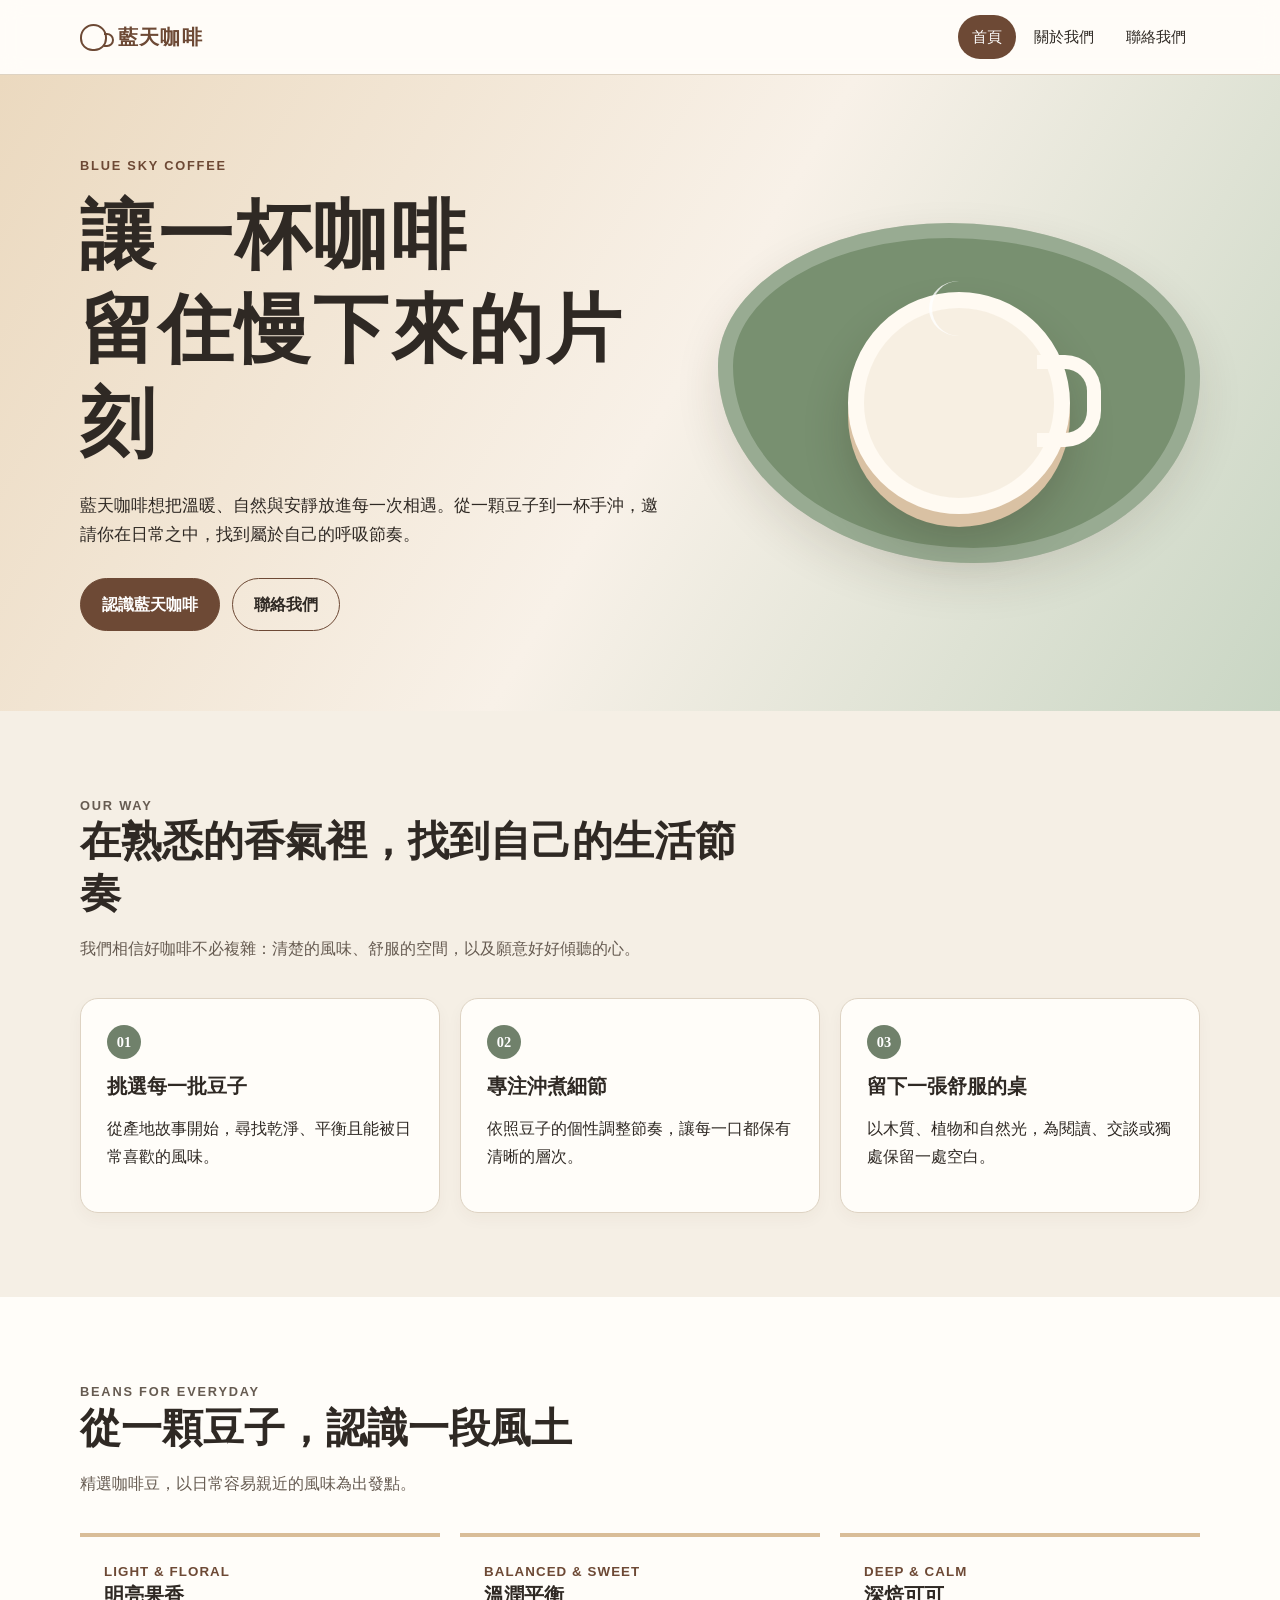
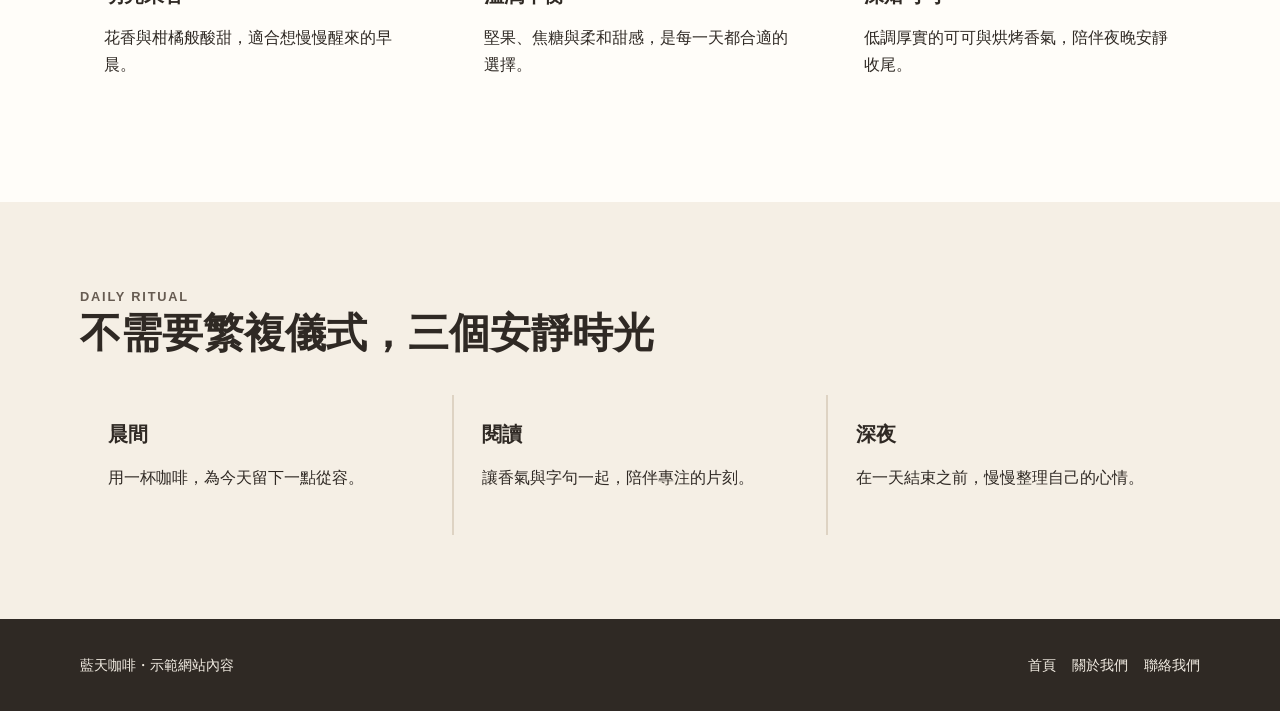
<file: pages/index.html>
<!doctype html><html lang="zh-Hant"><head><meta charset="utf-8"><meta name="viewport" content="width=device-width,initial-scale=1"><meta name="description" content="藍天咖啡：在自然光與咖啡香之間，留一段給自己的時間。"><title>藍天咖啡｜首頁</title><link rel="stylesheet" href="assets/css/site.css"></head><body>
<header class="site-header"><div class="container header-inner"><a class="brand" href="index.html" aria-label="藍天咖啡首頁"><span class="brand-mark" aria-hidden="true"></span>藍天咖啡</a><button class="menu-toggle" type="button" data-menu-toggle aria-controls="site-nav" aria-expanded="false" aria-label="開啟導覽選單"><span></span><span></span><span></span></button><nav class="site-nav" id="site-nav" data-site-nav aria-label="主要導覽"><a href="index.html" aria-current="page">首頁</a><a href="about.html">關於我們</a><a href="contact.html">聯絡我們</a></nav></div></header>
<main><section class="hero"><div class="container hero-grid"><div><p class="eyebrow">BLUE SKY COFFEE</p><h1>讓一杯咖啡<br>留住慢下來的片刻</h1><p class="hero-copy">藍天咖啡想把溫暖、自然與安靜放進每一次相遇。從一顆豆子到一杯手沖，邀請你在日常之中，找到屬於自己的呼吸節奏。</p><div class="actions"><a class="button primary" href="about.html">認識藍天咖啡</a><a class="button" href="contact.html">聯絡我們</a></div></div><div class="coffee-art" role="img" aria-label="以咖啡杯為靈感的裝飾圖形"><span class="steam" aria-hidden="true"></span></div></div></section>
<section class="section"><div class="container"><div class="section-head"><p class="eyebrow">OUR WAY</p><h2>在熟悉的香氣裡，找到自己的生活節奏</h2><p>我們相信好咖啡不必複雜：清楚的風味、舒服的空間，以及願意好好傾聽的心。</p></div><div class="cards"><article class="card"><span class="number">01</span><h3>挑選每一批豆子</h3><p>從產地故事開始，尋找乾淨、平衡且能被日常喜歡的風味。</p></article><article class="card"><span class="number">02</span><h3>專注沖煮細節</h3><p>依照豆子的個性調整節奏，讓每一口都保有清晰的層次。</p></article><article class="card"><span class="number">03</span><h3>留下一張舒服的桌</h3><p>以木質、植物和自然光，為閱讀、交談或獨處保留一處空白。</p></article></div></div></section>
<section class="section alt"><div class="container"><div class="section-head"><p class="eyebrow">BEANS FOR EVERYDAY</p><h2>從一顆豆子，認識一段風土</h2><p>精選咖啡豆，以日常容易親近的風味為出發點。</p></div><div class="beans"><article class="bean"><small>LIGHT &amp; FLORAL</small><h3>明亮果香</h3><p>花香與柑橘般酸甜，適合想慢慢醒來的早晨。</p></article><article class="bean"><small>BALANCED &amp; SWEET</small><h3>溫潤平衡</h3><p>堅果、焦糖與柔和甜感，是每一天都合適的選擇。</p></article><article class="bean"><small>DEEP &amp; CALM</small><h3>深焙可可</h3><p>低調厚實的可可與烘烤香氣，陪伴夜晚安靜收尾。</p></article></div></div></section>
<section class="section"><div class="container"><div class="section-head"><p class="eyebrow">DAILY RITUAL</p><h2>不需要繁複儀式，三個安靜時光</h2></div><div class="rituals"><article class="ritual"><h3>晨間</h3><p>用一杯咖啡，為今天留下一點從容。</p></article><article class="ritual"><h3>閱讀</h3><p>讓香氣與字句一起，陪伴專注的片刻。</p></article><article class="ritual"><h3>深夜</h3><p>在一天結束之前，慢慢整理自己的心情。</p></article></div></div></section></main>
<footer class="site-footer"><div class="container footer-inner"><p>藍天咖啡・示範網站內容</p><nav class="footer-nav" aria-label="頁尾導覽"><a href="index.html" aria-current="page">首頁</a><a href="about.html">關於我們</a><a href="contact.html">聯絡我們</a></nav></div></footer><script src="assets/js/site.js"></script></body></html>
</file>
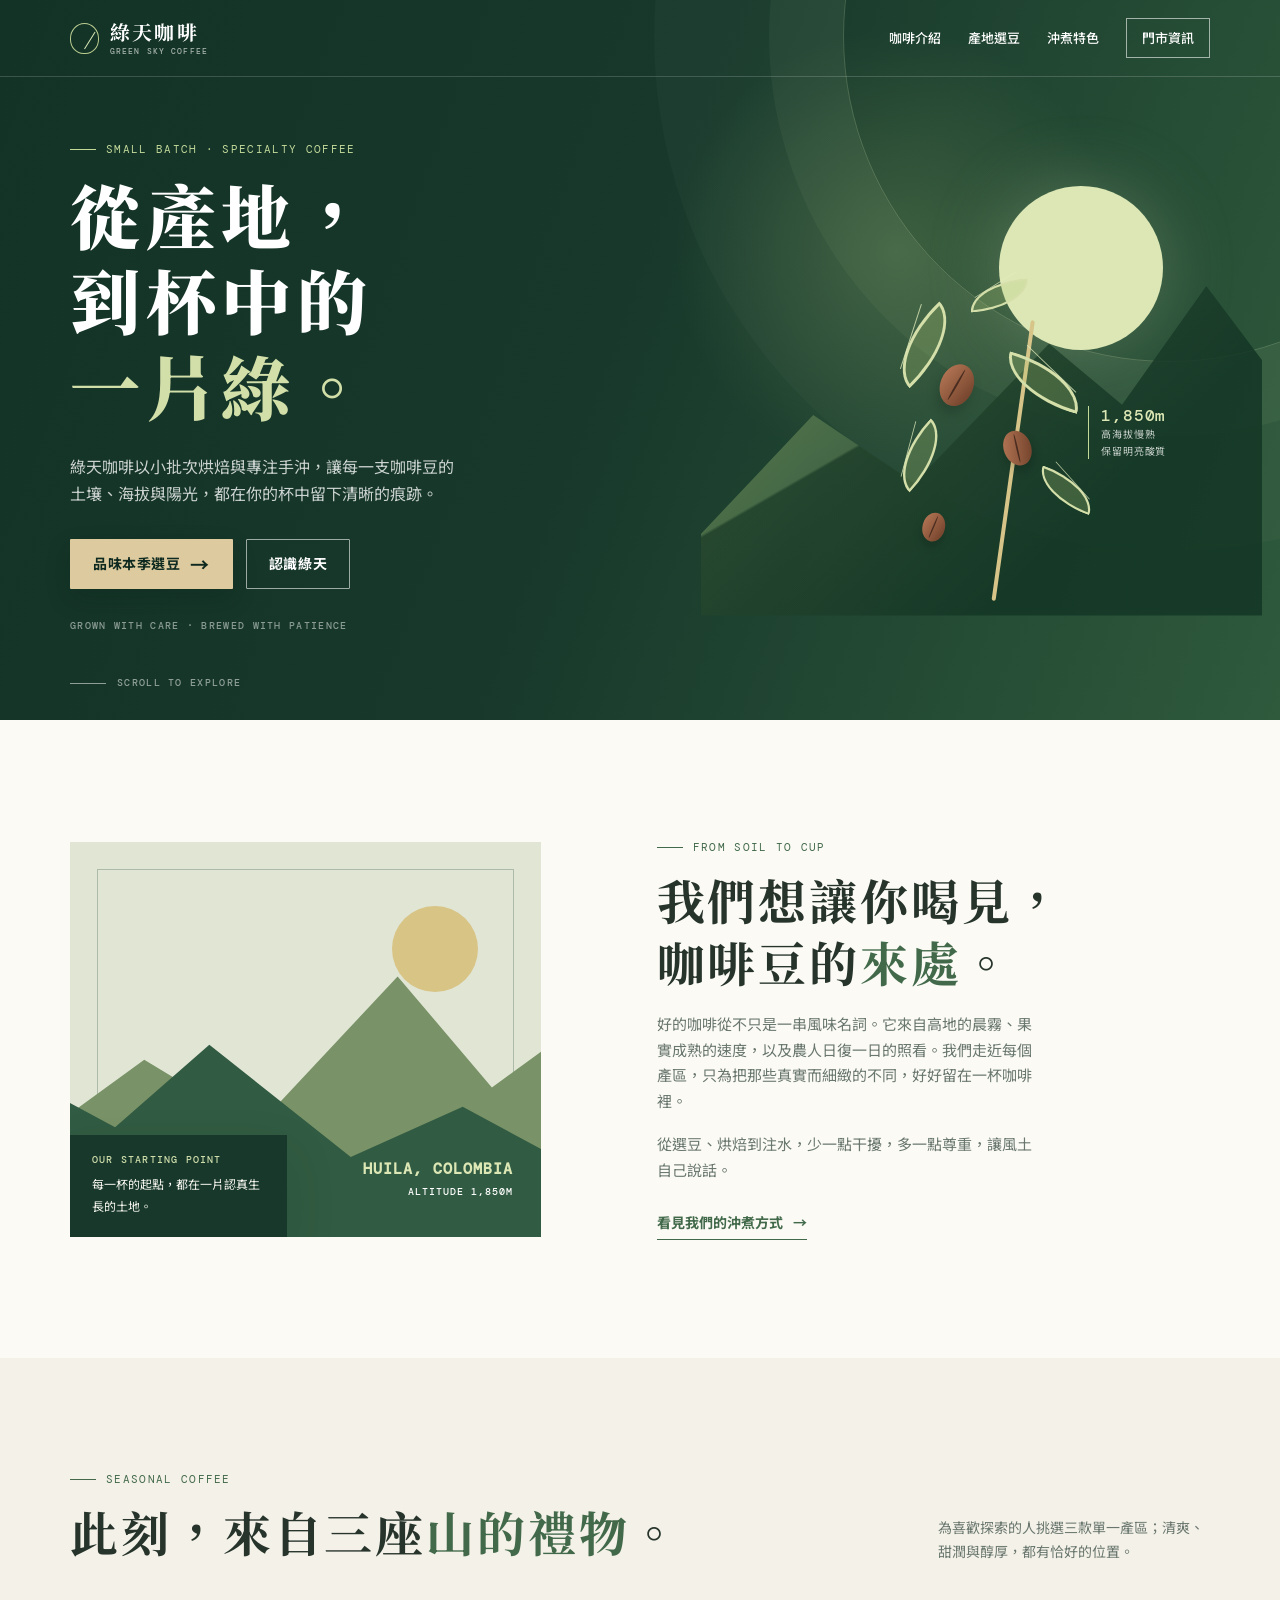
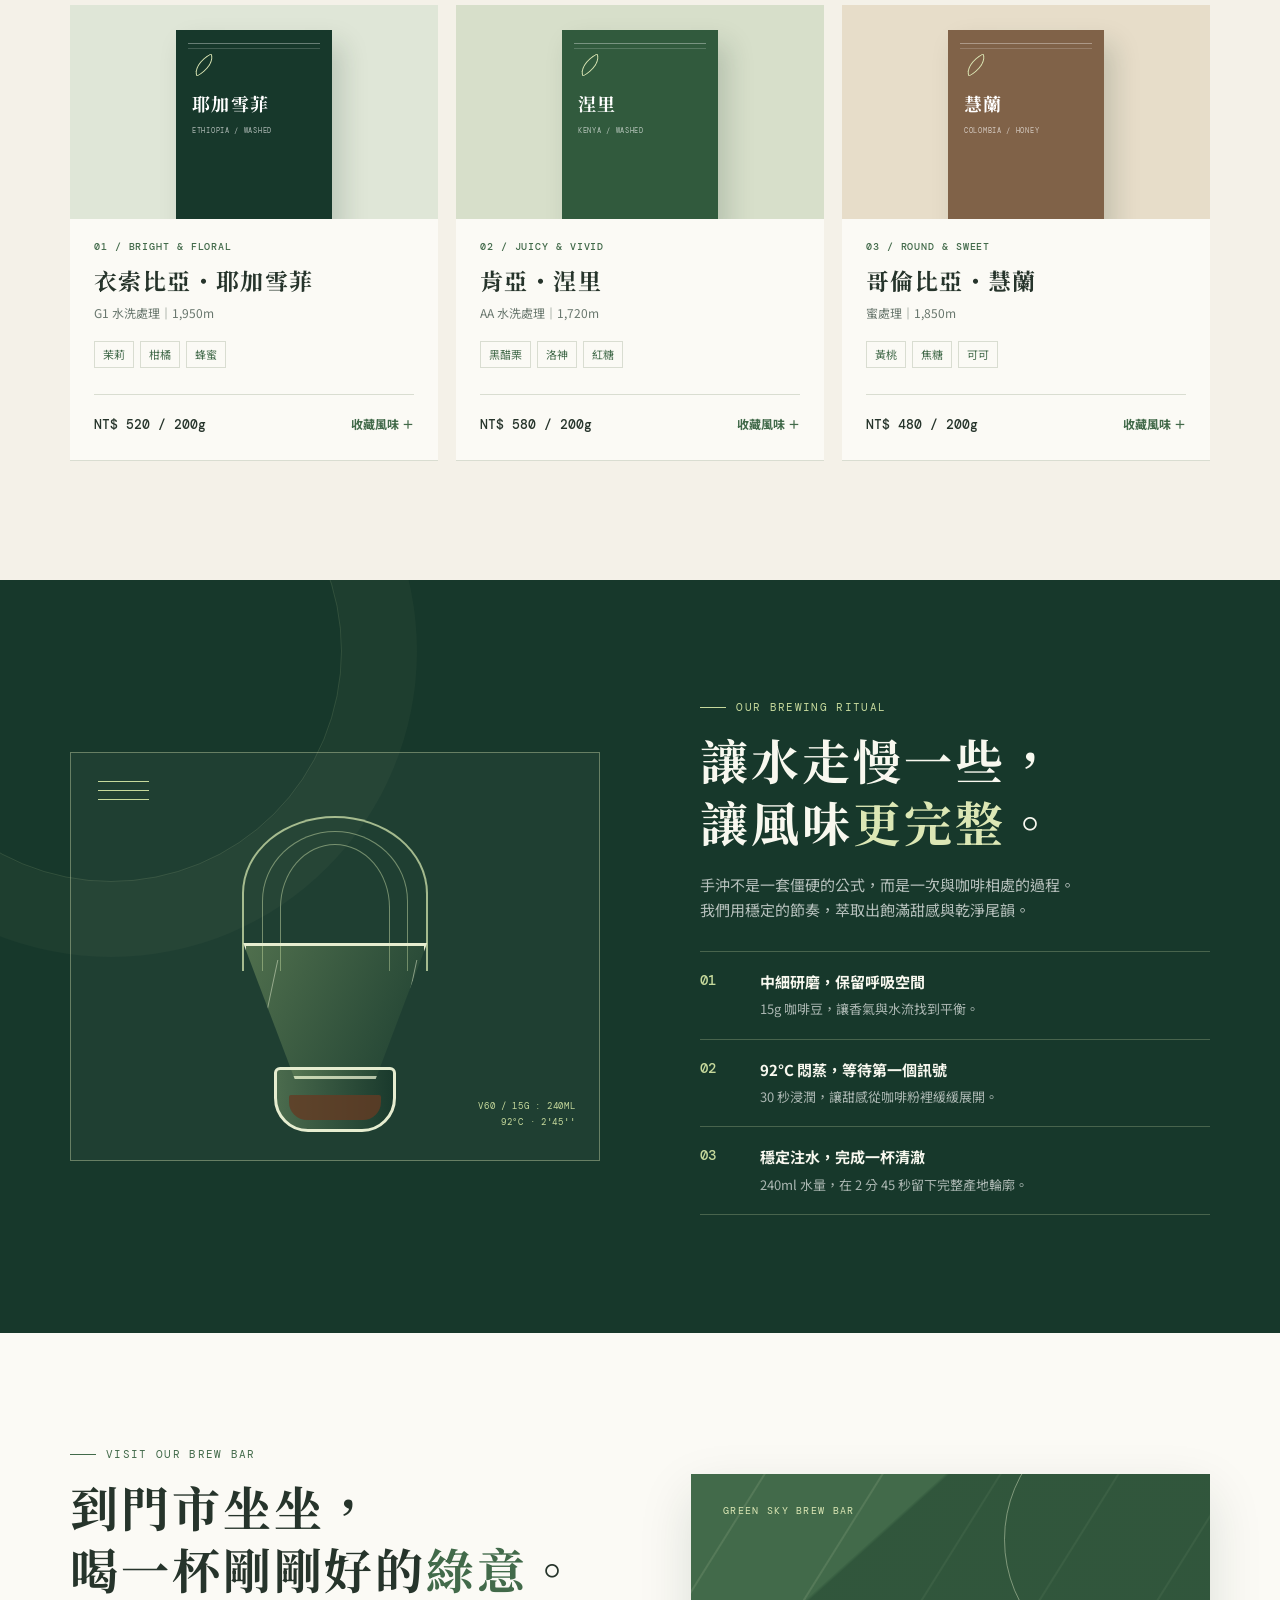
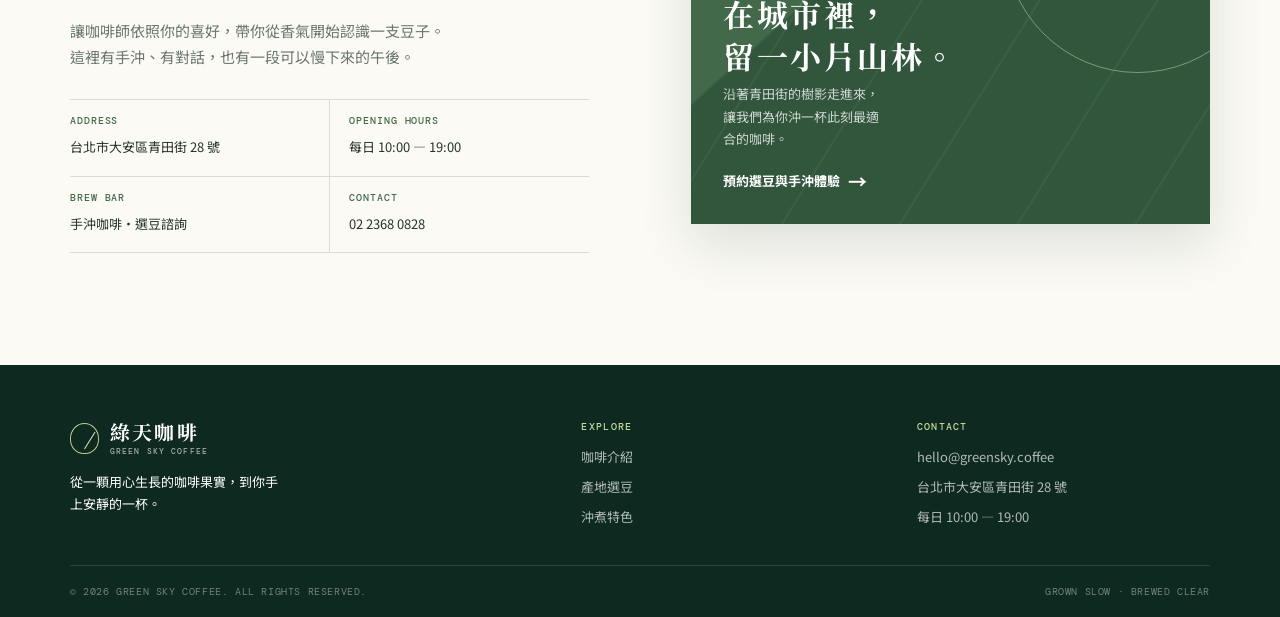
<file: refined/index.html>
<!DOCTYPE html>
<html lang="zh-Hant">
<head>
  <meta charset="UTF-8">
  <meta name="viewport" content="width=device-width, initial-scale=1.0">
  <meta name="description" content="綠天咖啡以小批次烘焙與手沖，讓每一支精品咖啡豆的產地風土清晰抵達杯中。">
  <title>綠天咖啡｜從產地，到杯中的一片綠</title>
  <link rel="preconnect" href="https://fonts.googleapis.com">
  <link rel="preconnect" href="https://fonts.gstatic.com" crossorigin>
  <link href="https://fonts.googleapis.com/css2?family=DM+Mono:wght@400;500&family=Noto+Sans+TC:wght@400;500;600;700&family=Noto+Serif+TC:wght@500;600;700;900&display=swap" rel="stylesheet">
  <style>
    :root {
      --forest: #17382b;
      --deep-forest: #0e291f;
      --moss: #426a4a;
      --leaf: #9aaa72;
      --cream: #f4f1e8;
      --paper: #fbfaf5;
      --oat: #ddca9e;
      --clay: #ad7655;
      --ink: #26342b;
      --muted: #69776e;
      --line: #d9ddd1;
      --shadow: 0 20px 50px rgba(18, 45, 32, .13);
    }

    * { box-sizing: border-box; }
    html { scroll-behavior: smooth; }
    body { margin: 0; background: var(--cream); color: var(--ink); font-family: "Noto Sans TC", sans-serif; line-height: 1.7; -webkit-font-smoothing: antialiased; }
    a { color: inherit; text-decoration: none; }
    button, input { font: inherit; }
    button { cursor: pointer; }
    .container { width: min(1140px, calc(100% - 52px)); margin: 0 auto; }
    .sr-only { position: absolute; width: 1px; height: 1px; overflow: hidden; clip: rect(0,0,0,0); white-space: nowrap; }
    .eyebrow { display: flex; align-items: center; gap: 10px; margin: 0 0 12px; color: var(--moss); font-family: "DM Mono", monospace; font-size: 11px; letter-spacing: .12em; }
    .eyebrow::before { content: ""; width: 26px; height: 1px; background: currentColor; }
    .title { margin: 0; font: 700 clamp(30px, 4vw, 48px)/1.3 "Noto Serif TC", serif; letter-spacing: .06em; }
    .title strong { color: var(--moss); font: inherit; }
    .copy { max-width: 48ch; margin: 18px 0 0; color: var(--muted); font-size: 15px; }
    .button { display: inline-flex; align-items: center; justify-content: center; gap: 10px; min-height: 50px; padding: 12px 22px; border: 1px solid transparent; border-radius: 1px; font-size: 14px; font-weight: 700; letter-spacing: .04em; transition: transform .2s ease, background .2s ease, color .2s ease, border-color .2s ease; }
    .button:hover { transform: translateY(-2px); }
    .button:focus-visible, a:focus-visible, button:focus-visible, input:focus-visible { outline: 3px solid #d3c66b; outline-offset: 3px; }
    .button-main { color: var(--deep-forest); background: var(--oat); box-shadow: 0 10px 24px rgba(7, 27, 18, .18); }
    .button-main:hover { background: #eddaac; }
    .button-light { border-color: rgba(255,255,255,.58); color: #fff; }
    .button-light:hover { background: rgba(255,255,255,.12); }
    .icon-arrow { font-size: 19px; line-height: 1; }

    /* Header */
    .header { position: absolute; z-index: 10; width: 100%; color: #fff; border-bottom: 1px solid rgba(255,255,255,.17); }
    .nav { display: flex; min-height: 76px; align-items: center; justify-content: space-between; }
    .brand { display: flex; align-items: center; gap: 11px; font: 700 20px/1 "Noto Serif TC", serif; letter-spacing: .11em; }
    .brand-symbol { position: relative; width: 29px; height: 31px; border: 1px solid #bbcd91; border-radius: 50% 50% 47% 47%; color: #d9e5b6; }
    .brand-symbol::before { content: ""; position: absolute; top: 5px; left: 13px; width: 1px; height: 20px; background: #d9e5b6; transform: rotate(32deg); transform-origin: bottom; }
    .brand small { display: block; margin-top: 5px; color: rgba(255,255,255,.63); font: 500 8px/1 "DM Mono", monospace; letter-spacing: .14em; }
    .nav-links { display: flex; align-items: center; gap: 27px; font-size: 13px; font-weight: 500; }
    .nav-links a { position: relative; padding: 6px 0; }
    .nav-links a:not(.nav-book)::after { content: ""; position: absolute; right: 0; bottom: 0; left: 0; height: 1px; background: var(--leaf); transform: scaleX(0); transform-origin: right; transition: transform .2s; }
    .nav-links a:not(.nav-book):hover::after { transform: scaleX(1); transform-origin: left; }
    .nav-book { padding: 8px 15px !important; border: 1px solid rgba(255,255,255,.58); }
    .nav-book:hover { color: var(--forest); background: #fff; }
    .menu-button { display: none; width: 40px; height: 40px; border: 0; color: #fff; background: transparent; font-size: 23px; }

    /* Hero */
    .hero { position: relative; min-height: 720px; overflow: hidden; color: #fff; background: var(--forest); }
    .hero::before { content: ""; position: absolute; inset: 0; background: radial-gradient(circle at 70% 35%, rgba(141,170,103,.28), transparent 22%), linear-gradient(110deg, #133326 0%, #17382b 47%, #2f5a3c 100%); }
    .hero::after { content: ""; position: absolute; top: -290px; right: -215px; width: 650px; height: 650px; border: 1px solid rgba(223,235,186,.22); border-radius: 50%; box-shadow: 0 0 0 74px rgba(223,235,186,.045), 0 0 0 189px rgba(223,235,186,.025); }
    .hero-grid { position: relative; z-index: 1; display: grid; grid-template-columns: 1.05fr .95fr; gap: 35px; align-items: center; min-height: 720px; padding: 126px 0 72px; }
    .hero .eyebrow { color: #c3d99a; }
    .hero h1 { max-width: 12ch; margin: 0; font: 900 clamp(43px, 5.5vw, 70px)/1.22 "Noto Serif TC", serif; letter-spacing: .08em; }
    .hero h1 em { color: #d2dfa9; font-style: normal; }
    .hero-lede { max-width: 43ch; margin: 26px 0 31px; color: rgba(255,255,255,.78); font-size: 16px; }
    .hero-actions { display: flex; flex-wrap: wrap; gap: 13px; }
    .hero-signature { margin: 29px 0 0; color: rgba(255,255,255,.5); font: 500 10px/1.6 "DM Mono", monospace; letter-spacing: .13em; }
    .hero-visual { position: relative; height: 453px; }
    .sun-disc { position: absolute; top: 25px; right: 9%; width: 164px; height: 164px; border-radius: 50%; background: #dce7b5; box-shadow: 0 0 72px rgba(220,231,181,.25); }
    .hill { position: absolute; right: -10%; bottom: -2px; width: 107%; height: 75%; clip-path: polygon(0 76%, 20% 41%, 38% 61%, 62% 20%, 75% 38%, 90% 3%, 100% 25%, 100% 100%, 0 100%); background: linear-gradient(136deg, #72905c, #244c36 69%); opacity: .88; }
    .hill::after { content: ""; position: absolute; inset: 0; background: linear-gradient(150deg, transparent 39%, rgba(8,38,25,.55) 39.5% 100%); }
    .coffee-plant { position: absolute; z-index: 2; right: 19%; bottom: 13px; width: 255px; height: 330px; transform: rotate(-4deg); }
    .stem { position: absolute; bottom: 0; left: 125px; width: 4px; height: 283px; border-radius: 4px; background: #d6c488; transform: rotate(12deg); transform-origin: bottom; }
    .leaf { position: absolute; width: 82px; height: 42px; border: 3px solid #d5dfa9; border-radius: 100% 0 100% 0; background: rgba(173,202,117,.26); }
    .leaf::after { content: ""; position: absolute; top: 50%; left: 4px; width: 68px; height: 1px; background: rgba(226,237,189,.78); transform: rotate(-28deg); transform-origin: left; }
    .leaf-a { top: 49px; left: 35px; transform: rotate(-40deg); }
    .leaf-b { top: 95px; right: 22px; transform: rotate(20deg) scaleX(-1); }
    .leaf-c { top: 159px; left: 23px; transform: rotate(-43deg) scale(.84); }
    .leaf-d { top: 204px; right: 7px; transform: rotate(24deg) scaleX(-1) scale(.74); }
    .leaf-e { top: 5px; right: 60px; transform: rotate(0deg) scale(.72); }
    .bean { position: absolute; z-index: 3; width: 33px; height: 43px; border-radius: 50%; background: linear-gradient(110deg, #b87957, #6d3e28); box-shadow: 0 8px 12px rgba(0,0,0,.17); }
    .bean::before { content: ""; position: absolute; top: 4px; bottom: 4px; left: 15px; width: 2px; border-radius: 50%; background: rgba(45,26,19,.72); transform: rotate(8deg); }
    .bean-1 { top: 91px; left: 89px; transform: rotate(26deg); }
    .bean-2 { top: 158px; right: 77px; transform: rotate(-17deg) scale(.83); }
    .bean-3 { top: 231px; left: 56px; transform: rotate(19deg) scale(.68); }
    .origin-tag { position: absolute; z-index: 3; top: 52%; right: -2%; width: 132px; padding-left: 12px; border-left: 1px solid #c3d99a; color: rgba(255,255,255,.76); font-size: 10px; line-height: 1.7; letter-spacing: .08em; }
    .origin-tag b { display: block; color: #dce7b5; font: 500 16px/1.2 "DM Mono", monospace; }
    .scroll-hint { position: absolute; bottom: 22px; left: max(26px, calc((100% - 1140px) / 2)); z-index: 2; display: flex; gap: 11px; align-items: center; color: rgba(255,255,255,.52); font: 500 10px/1 "DM Mono", monospace; letter-spacing: .13em; }
    .scroll-hint::before { content: ""; width: 36px; height: 1px; background: currentColor; }

    /* Story */
    .story { padding: 118px 0; background: var(--paper); }
    .story-grid { display: grid; grid-template-columns: .92fr 1.08fr; gap: clamp(46px, 9vw, 120px); align-items: center; }
    .origin-window { position: relative; min-height: 395px; overflow: hidden; background: #e0e5d4; }
    .origin-window::before { content: ""; position: absolute; inset: 27px; border: 1px solid rgba(23,56,43,.25); }
    .origin-sun { position: absolute; top: 64px; right: 63px; width: 86px; height: 86px; border-radius: 50%; background: #d8c485; }
    .origin-hill-one, .origin-hill-two { position: absolute; right: -12%; bottom: -2%; left: -13%; clip-path: polygon(0 72%, 23% 40%, 42% 62%, 66% 13%, 82% 49%, 100% 24%, 100% 100%, 0 100%); }
    .origin-hill-one { height: 78%; background: #799267; }
    .origin-hill-two { height: 58%; background: #315b42; transform: scaleX(-1); }
    .origin-label { position: absolute; z-index: 2; right: 28px; bottom: 27px; color: #fff; font: 500 10px/1.7 "DM Mono", monospace; letter-spacing: .1em; text-align: right; }
    .origin-label b { display: block; color: #dce7b5; font-size: 15px; }
    .story-note { position: absolute; z-index: 3; bottom: 0; left: 0; width: 217px; padding: 20px 22px; color: #f9f8f1; background: var(--forest); box-shadow: var(--shadow); }
    .story-note b { display: block; margin-bottom: 8px; color: #cfddaa; font: 500 10px/1 "DM Mono", monospace; letter-spacing: .12em; }
    .story-note p { margin: 0; font-size: 12px; line-height: 1.8; }
    .story-link { display: inline-flex; gap: 10px; margin-top: 29px; padding-bottom: 4px; border-bottom: 1px solid var(--moss); color: var(--moss); font-size: 14px; font-weight: 700; }

    /* Selection */
    .selection { padding: 112px 0 120px; background: var(--cream); }
    .section-head { display: flex; align-items: end; justify-content: space-between; gap: 30px; margin-bottom: 42px; }
    .section-head .copy { max-width: 34ch; margin: 0; font-size: 14px; }
    .coffee-grid { display: grid; grid-template-columns: repeat(3, 1fr); gap: 18px; }
    .coffee-card { display: flex; flex-direction: column; min-height: 455px; background: var(--paper); box-shadow: 0 1px 0 var(--line); transition: transform .25s ease, box-shadow .25s ease; }
    .coffee-card:hover { transform: translateY(-6px); box-shadow: var(--shadow); }
    .bag-visual { position: relative; height: 214px; overflow: hidden; background: #dfe6d7; }
    .coffee-card:nth-child(2) .bag-visual { background: #d7dfca; }
    .coffee-card:nth-child(3) .bag-visual { background: #e7ddc9; }
    .bag { position: absolute; right: 50%; bottom: -10px; width: 156px; height: 199px; padding: 28px 16px; color: #fff; background: var(--forest); box-shadow: 10px 14px 25px rgba(20,50,36,.17); transform: translateX(50%); }
    .coffee-card:nth-child(2) .bag { background: #315a3d; }
    .coffee-card:nth-child(3) .bag { background: #806248; }
    .bag::before { content: ""; position: absolute; top: 13px; right: 12px; left: 12px; height: 1px; background: rgba(255,255,255,.35); box-shadow: 0 5px 0 rgba(255,255,255,.18); }
    .bag .mini-leaf { display: block; width: 24px; height: 14px; margin-bottom: 19px; border: 1px solid #dce7b5; border-radius: 100% 0; transform: rotate(-28deg); }
    .bag .bag-name { position: relative; z-index: 1; font: 700 18px/1.3 "Noto Serif TC", serif; letter-spacing: .07em; }
    .bag .bag-origin { display: block; margin-top: 7px; color: rgba(255,255,255,.65); font: 400 7px/1.4 "DM Mono", monospace; letter-spacing: .1em; }
    .card-body { display: flex; flex: 1; flex-direction: column; padding: 23px 24px 22px; }
    .card-index { color: var(--moss); font: 500 10px/1 "DM Mono", monospace; letter-spacing: .09em; }
    .card-body h3 { margin: 13px 0 5px; font: 700 23px/1.4 "Noto Serif TC", serif; letter-spacing: .06em; }
    .card-origin { margin: 0; color: var(--muted); font-size: 12px; }
    .flavour { display: flex; flex-wrap: wrap; gap: 6px; margin: 18px 0 auto; }
    .flavour span { padding: 3px 8px; border: 1px solid var(--line); color: var(--moss); font-size: 11px; }
    .card-footer { display: flex; align-items: center; justify-content: space-between; gap: 12px; margin-top: 20px; padding-top: 15px; border-top: 1px solid var(--line); }
    .price { font: 500 13px/1 "DM Mono", monospace; }
    .save-button { padding: 4px 0; border: 0; color: var(--moss); background: transparent; font-size: 12px; font-weight: 700; }
    .save-button:hover { color: var(--clay); }

    /* Brew */
    .brew { position: relative; overflow: hidden; padding: 118px 0; color: #f8f8ef; background: var(--forest); }
    .brew::before { content: ""; position: absolute; top: -160px; left: -120px; width: 460px; height: 460px; border: 1px solid rgba(211,227,166,.14); border-radius: 50%; box-shadow: 0 0 0 75px rgba(211,227,166,.035); }
    .brew-grid { position: relative; z-index: 1; display: grid; grid-template-columns: 1.02fr .98fr; gap: clamp(45px, 8vw, 100px); align-items: center; }
    .brew .eyebrow { color: #c6d99c; }
    .brew .title strong { color: #dce7b5; }
    .brew .copy { color: rgba(255,255,255,.69); }
    .brew-drawing { position: relative; min-height: 409px; border: 1px solid rgba(220,231,181,.38); background: rgba(255,255,255,.035); }
    .brew-drawing::before { content: ""; position: absolute; top: 28px; left: 27px; width: 51px; height: 1px; background: #c6d99c; box-shadow: 0 9px 0 #c6d99c, 0 18px 0 #c6d99c; }
    .water-lines { position: absolute; top: 63px; left: 50%; width: 186px; height: 155px; border: 2px solid rgba(210,228,174,.75); border-bottom: 0; border-radius: 50% 50% 0 0; transform: translateX(-50%); }
    .water-lines::before, .water-lines::after { content: ""; position: absolute; top: 13px; right: 18px; bottom: 0; left: 18px; border: 1px solid rgba(210,228,174,.48); border-bottom: 0; border-radius: 50% 50% 0 0; }
    .water-lines::after { top: 26px; right: 36px; left: 36px; }
    .dripper { position: absolute; bottom: 81px; left: 50%; width: 184px; height: 136px; border: 3px solid #e6edd0; background: linear-gradient(115deg, rgba(173,203,129,.34), rgba(30,74,48,.14)); clip-path: polygon(0 0,100% 0,72% 100%,28% 100%); transform: translateX(-50%); }
    .dripper::before { content: ""; position: absolute; top: 14px; right: 19px; bottom: 0; left: 19px; border-left: 1px solid rgba(230,237,208,.5); border-right: 1px solid rgba(230,237,208,.5); transform: skewX(-12deg); }
    .server { position: absolute; bottom: 28px; left: 50%; width: 122px; height: 65px; border: 3px solid #e6edd0; border-radius: 6px 6px 34px 34px; background: linear-gradient(90deg, rgba(160,192,130,.34), rgba(9,41,27,.24)); transform: translateX(-50%); }
    .server::after { content: ""; position: absolute; right: 12px; bottom: 9px; left: 12px; height: 25px; border-radius: 2px 2px 18px 18px; background: rgba(100,59,35,.8); }
    .brew-caption { position: absolute; right: 24px; bottom: 21px; color: #c6d99c; font: 400 9px/1.8 "DM Mono", monospace; letter-spacing: .08em; text-align: right; }
    .method-list { display: grid; gap: 0; margin: 28px 0 0; padding: 0; list-style: none; }
    .method-list li { display: grid; grid-template-columns: 45px 1fr; gap: 15px; padding: 17px 0; border-top: 1px solid rgba(220,231,181,.25); }
    .method-list li:last-child { border-bottom: 1px solid rgba(220,231,181,.25); }
    .method-no { color: #c6d99c; font: 500 14px/1.7 "DM Mono", monospace; }
    .method-text b { display: block; font-size: 15px; }
    .method-text span { color: rgba(255,255,255,.64); font-size: 13px; }

    /* Visit */
    .visit { padding: 112px 0; background: var(--paper); }
    .visit-grid { display: grid; grid-template-columns: 1fr 1fr; gap: clamp(42px, 8vw, 105px); align-items: center; }
    .store-card { position: relative; min-height: 350px; overflow: hidden; color: #fff; background: var(--moss); box-shadow: var(--shadow); }
    .store-card::before { content: ""; position: absolute; inset: 0; opacity: .68; background: linear-gradient(138deg, transparent 28%, rgba(11,45,30,.46) 28.5% 100%), repeating-linear-gradient(122deg, transparent 0 61px, rgba(224,235,195,.18) 62px 63px, transparent 64px 100px); }
    .store-card::after { content: ""; position: absolute; top: -68px; right: -61px; width: 265px; height: 265px; border: 1px solid rgba(227,237,203,.44); border-radius: 50%; }
    .store-inner { position: relative; z-index: 1; display: flex; min-height: 350px; flex-direction: column; padding: 32px; }
    .store-kicker { margin: 0; color: #dce7b5; font: 400 10px/1 "DM Mono", monospace; letter-spacing: .13em; }
    .store-inner h3 { margin: auto 0 7px; font: 700 31px/1.35 "Noto Serif TC", serif; letter-spacing: .08em; }
    .store-inner p:not(.store-kicker) { max-width: 23ch; margin: 0; color: rgba(255,255,255,.76); font-size: 13px; }
    .store-link { display: inline-flex; align-items: center; gap: 8px; margin-top: 20px; color: #fff; font-size: 13px; font-weight: 700; }
    .details { display: grid; grid-template-columns: repeat(2, 1fr); gap: 0; margin: 30px 0 0; }
    .detail { padding: 16px 0; border-top: 1px solid var(--line); }
    .detail:nth-last-child(-n+2) { border-bottom: 1px solid var(--line); }
    .detail:nth-child(odd) { padding-right: 19px; }
    .detail:nth-child(even) { padding-left: 19px; border-left: 1px solid var(--line); }
    .detail b { display: block; margin-bottom: 6px; color: var(--moss); font: 500 10px/1 "DM Mono", monospace; letter-spacing: .09em; }
    .detail span { font-size: 13px; }

    /* Footer and small UI */
    footer { color: rgba(255,255,255,.68); background: var(--deep-forest); }
    .footer-grid { display: grid; grid-template-columns: 1.6fr 1fr 1fr; gap: 42px; padding: 57px 0 37px; }
    .footer-brand { color: #fff; }
    .footer-brand p { max-width: 30ch; margin: 16px 0 0; font-size: 13px; }
    .footer-heading { margin: 0 0 14px; color: #c6d99c; font: 500 10px/1 "DM Mono", monospace; letter-spacing: .13em; }
    .footer-list { margin: 0; padding: 0; list-style: none; font-size: 13px; }
    .footer-list li + li { margin-top: 8px; }
    .footer-list a:hover { color: #fff; }
    .footer-bottom { display: flex; justify-content: space-between; gap: 20px; padding: 18px 0; border-top: 1px solid rgba(255,255,255,.13); color: rgba(255,255,255,.42); font: 400 10px/1.5 "DM Mono", monospace; letter-spacing: .06em; }
    .toast { position: fixed; right: 22px; bottom: 22px; z-index: 30; max-width: min(340px, calc(100% - 44px)); padding: 13px 17px; border-left: 3px solid var(--oat); color: #fff; background: var(--deep-forest); box-shadow: var(--shadow); font-size: 13px; opacity: 0; pointer-events: none; transform: translateY(12px); transition: opacity .23s ease, transform .23s ease; }
    .toast.show { opacity: 1; transform: translateY(0); }
    .reveal { opacity: 0; transform: translateY(18px); transition: opacity .65s ease, transform .65s ease; }
    .reveal.in { opacity: 1; transform: translateY(0); }

    @media (max-width: 840px) {
      .nav { min-height: 68px; }
      .menu-button { display: block; }
      .nav-links { position: absolute; top: 68px; right: 0; left: 0; display: grid; gap: 0; max-height: 0; overflow: hidden; background: #112f23; transition: max-height .28s ease; }
      .nav-links.open { max-height: 300px; border-top: 1px solid rgba(255,255,255,.14); }
      .nav-links a { padding: 13px 26px; border-bottom: 1px solid rgba(255,255,255,.1); }
      .nav-links .nav-book { margin: 10px 26px; text-align: center; }
      .hero, .hero-grid { min-height: 725px; }
      .hero-grid { grid-template-columns: 1fr; padding-top: 110px; }
      .hero-visual { height: 280px; margin-top: -40px; }
      .sun-disc { top: 8px; right: 14%; width: 118px; height: 118px; }
      .hill { width: 86%; height: 97%; }
      .coffee-plant { right: 16%; bottom: -24px; transform: scale(.75) rotate(-4deg); transform-origin: bottom right; }
      .origin-tag { top: 45%; right: 1%; }
      .story-grid, .brew-grid, .visit-grid { grid-template-columns: 1fr; }
      .origin-window { max-width: 560px; width: 100%; }
      .coffee-grid { grid-template-columns: repeat(2, 1fr); }
      .coffee-card:last-child { grid-column: span 2; }
      .footer-grid { grid-template-columns: 1.4fr 1fr; }
      .footer-brand { grid-column: span 2; }
    }

    @media (max-width: 570px) {
      .container { width: min(100% - 34px, 1140px); }
      .hero, .hero-grid { min-height: 680px; }
      .hero-grid { padding-top: 99px; padding-bottom: 44px; }
      .hero h1 { font-size: 40px; }
      .hero-lede { margin: 19px 0 23px; font-size: 14px; }
      .hero-visual { height: 238px; }
      .origin-tag { display: none; }
      .scroll-hint { bottom: 12px; left: 17px; }
      .story, .selection, .brew, .visit { padding: 76px 0; }
      .origin-window { min-height: 335px; }
      .story-note { width: 190px; padding: 16px; }
      .section-head { display: block; }
      .section-head .copy { margin-top: 15px; }
      .coffee-grid { grid-template-columns: 1fr; }
      .coffee-card:last-child { grid-column: auto; }
      .brew-drawing { min-height: 325px; }
      .water-lines { transform: translateX(-50%) scale(.82); transform-origin: top; }
      .dripper { transform: translateX(-50%) scale(.8); transform-origin: bottom; }
      .server { transform: translateX(-50%) scale(.8); transform-origin: bottom; }
      .details { grid-template-columns: 1fr; }
      .detail, .detail:nth-last-child(-n+2) { border-bottom: 0; }
      .detail:first-child { border-top: 1px solid var(--line); }
      .detail:last-child { border-bottom: 1px solid var(--line); }
      .detail:nth-child(even) { padding-left: 0; border-left: 0; }
      .footer-grid { grid-template-columns: 1fr; gap: 30px; }
      .footer-brand { grid-column: auto; }
      .footer-bottom { display: block; }
      .footer-bottom span + span { display: block; margin-top: 6px; }
    }

    @media (prefers-reduced-motion: reduce) {
      html { scroll-behavior: auto; }
      *, *::before, *::after { transition-duration: .01ms !important; animation-duration: .01ms !important; }
      .reveal { opacity: 1; transform: none; }
    }
  </style>
</head>
<body>
  <header class="header" id="top">
    <nav class="nav container" aria-label="主要導覽">
      <a class="brand" href="#top" aria-label="回到綠天咖啡首頁"><span class="brand-symbol" aria-hidden="true"></span><span>綠天咖啡<small>GREEN SKY COFFEE</small></span></a>
      <button class="menu-button" type="button" aria-label="開啟導覽選單" aria-expanded="false" aria-controls="navLinks">☰</button>
      <div class="nav-links" id="navLinks">
        <a href="#story">咖啡介紹</a>
        <a href="#selection">產地選豆</a>
        <a href="#brew">沖煮特色</a>
        <a class="nav-book" href="#visit">門市資訊</a>
      </div>
    </nav>
  </header>

  <main>
    <section class="hero" aria-labelledby="heroTitle">
      <div class="hero-grid container">
        <div class="reveal">
          <p class="eyebrow">SMALL BATCH · SPECIALTY COFFEE</p>
          <h1 id="heroTitle">從產地，<br>到杯中的<br><em>一片綠。</em></h1>
          <p class="hero-lede">綠天咖啡以小批次烘焙與專注手沖，讓每一支咖啡豆的土壤、海拔與陽光，都在你的杯中留下清晰的痕跡。</p>
          <div class="hero-actions"><a class="button button-main" href="#selection">品味本季選豆 <span class="icon-arrow">→</span></a><a class="button button-light" href="#story">認識綠天</a></div>
          <p class="hero-signature">GROWN WITH CARE · BREWED WITH PATIENCE</p>
        </div>
        <div class="hero-visual" aria-hidden="true">
          <div class="sun-disc"></div><div class="hill"></div>
          <div class="coffee-plant"><span class="stem"></span><span class="leaf leaf-a"></span><span class="leaf leaf-b"></span><span class="leaf leaf-c"></span><span class="leaf leaf-d"></span><span class="leaf leaf-e"></span><span class="bean bean-1"></span><span class="bean bean-2"></span><span class="bean bean-3"></span></div>
          <p class="origin-tag"><b>1,850m</b>高海拔慢熟<br>保留明亮酸質</p>
        </div>
      </div>
      <p class="scroll-hint">SCROLL TO EXPLORE</p>
    </section>

    <section class="story" id="story" aria-labelledby="storyTitle">
      <div class="story-grid container">
        <div class="origin-window reveal" aria-hidden="true"><div class="origin-sun"></div><div class="origin-hill-one"></div><div class="origin-hill-two"></div><p class="origin-label"><b>HUILA, COLOMBIA</b>ALTITUDE 1,850M</p><div class="story-note"><b>OUR STARTING POINT</b><p>每一杯的起點，都在一片認真生長的土地。</p></div></div>
        <div class="reveal">
          <p class="eyebrow">FROM SOIL TO CUP</p>
          <h2 class="title" id="storyTitle">我們想讓你喝見，<br>咖啡豆的<strong>來處</strong>。</h2>
          <p class="copy">好的咖啡從不只是一串風味名詞。它來自高地的晨霧、果實成熟的速度，以及農人日復一日的照看。我們走近每個產區，只為把那些真實而細緻的不同，好好留在一杯咖啡裡。</p>
          <p class="copy">從選豆、烘焙到注水，少一點干擾，多一點尊重，讓風土自己說話。</p>
          <a class="story-link" href="#brew">看見我們的沖煮方式 <span>→</span></a>
        </div>
      </div>
    </section>

    <section class="selection" id="selection" aria-labelledby="selectionTitle">
      <div class="container">
        <div class="section-head reveal"><div><p class="eyebrow">SEASONAL COFFEE</p><h2 class="title" id="selectionTitle">此刻，來自三座<strong>山的禮物</strong>。</h2></div><p class="copy">為喜歡探索的人挑選三款單一產區；清爽、甜潤與醇厚，都有恰好的位置。</p></div>
        <div class="coffee-grid">
          <article class="coffee-card reveal">
            <div class="bag-visual" aria-hidden="true"><div class="bag"><span class="mini-leaf"></span><b class="bag-name">耶加雪菲</b><span class="bag-origin">ETHIOPIA / WASHED</span></div></div>
            <div class="card-body"><span class="card-index">01 / BRIGHT &amp; FLORAL</span><h3>衣索比亞・耶加雪菲</h3><p class="card-origin">G1 水洗處理｜1,950m</p><div class="flavour"><span>茉莉</span><span>柑橘</span><span>蜂蜜</span></div><div class="card-footer"><span class="price">NT$ 520 / 200g</span><button class="save-button" type="button" data-coffee="衣索比亞・耶加雪菲">收藏風味 ＋</button></div></div>
          </article>
          <article class="coffee-card reveal">
            <div class="bag-visual" aria-hidden="true"><div class="bag"><span class="mini-leaf"></span><b class="bag-name">涅里</b><span class="bag-origin">KENYA / WASHED</span></div></div>
            <div class="card-body"><span class="card-index">02 / JUICY &amp; VIVID</span><h3>肯亞・涅里</h3><p class="card-origin">AA 水洗處理｜1,720m</p><div class="flavour"><span>黑醋栗</span><span>洛神</span><span>紅糖</span></div><div class="card-footer"><span class="price">NT$ 580 / 200g</span><button class="save-button" type="button" data-coffee="肯亞・涅里">收藏風味 ＋</button></div></div>
          </article>
          <article class="coffee-card reveal">
            <div class="bag-visual" aria-hidden="true"><div class="bag"><span class="mini-leaf"></span><b class="bag-name">慧蘭</b><span class="bag-origin">COLOMBIA / HONEY</span></div></div>
            <div class="card-body"><span class="card-index">03 / ROUND &amp; SWEET</span><h3>哥倫比亞・慧蘭</h3><p class="card-origin">蜜處理｜1,850m</p><div class="flavour"><span>黃桃</span><span>焦糖</span><span>可可</span></div><div class="card-footer"><span class="price">NT$ 480 / 200g</span><button class="save-button" type="button" data-coffee="哥倫比亞・慧蘭">收藏風味 ＋</button></div></div>
          </article>
        </div>
      </div>
    </section>

    <section class="brew" id="brew" aria-labelledby="brewTitle">
      <div class="brew-grid container">
        <div class="brew-drawing reveal" aria-hidden="true"><div class="water-lines"></div><div class="dripper"></div><div class="server"></div><p class="brew-caption">V60 / 15G : 240ML<br>92°C · 2'45''</p></div>
        <div class="reveal">
          <p class="eyebrow">OUR BREWING RITUAL</p>
          <h2 class="title" id="brewTitle">讓水走慢一些，<br>讓風味<strong>更完整</strong>。</h2>
          <p class="copy">手沖不是一套僵硬的公式，而是一次與咖啡相處的過程。我們用穩定的節奏，萃取出飽滿甜感與乾淨尾韻。</p>
          <ol class="method-list">
            <li><span class="method-no">01</span><span class="method-text"><b>中細研磨，保留呼吸空間</b><span>15g 咖啡豆，讓香氣與水流找到平衡。</span></span></li>
            <li><span class="method-no">02</span><span class="method-text"><b>92°C 悶蒸，等待第一個訊號</b><span>30 秒浸潤，讓甜感從咖啡粉裡緩緩展開。</span></span></li>
            <li><span class="method-no">03</span><span class="method-text"><b>穩定注水，完成一杯清澈</b><span>240ml 水量，在 2 分 45 秒留下完整產地輪廓。</span></span></li>
          </ol>
        </div>
      </div>
    </section>

    <section class="visit" id="visit" aria-labelledby="visitTitle">
      <div class="visit-grid container">
        <div class="reveal"><p class="eyebrow">VISIT OUR BREW BAR</p><h2 class="title" id="visitTitle">到門市坐坐，<br>喝一杯剛剛好的<strong>綠意</strong>。</h2><p class="copy">讓咖啡師依照你的喜好，帶你從香氣開始認識一支豆子。這裡有手沖、有對話，也有一段可以慢下來的午後。</p><div class="details"><div class="detail"><b>ADDRESS</b><span>台北市大安區青田街 28 號</span></div><div class="detail"><b>OPENING HOURS</b><span>每日 10:00 — 19:00</span></div><div class="detail"><b>BREW BAR</b><span>手沖咖啡・選豆諮詢</span></div><div class="detail"><b>CONTACT</b><span>02 2368 0828</span></div></div></div>
        <aside class="store-card reveal" aria-label="綠天咖啡門市資訊卡"><div class="store-inner"><p class="store-kicker">GREEN SKY BREW BAR</p><h3>在城市裡，<br>留一小片山林。</h3><p>沿著青田街的樹影走進來，讓我們為你沖一杯此刻最適合的咖啡。</p><a class="store-link" href="mailto:hello@greensky.coffee">預約選豆與手沖體驗 <span class="icon-arrow">→</span></a></div></aside>
      </div>
    </section>
  </main>

  <footer>
    <div class="footer-grid container">
      <div class="footer-brand"><a class="brand" href="#top"><span class="brand-symbol" aria-hidden="true"></span><span>綠天咖啡<small>GREEN SKY COFFEE</small></span></a><p>從一顆用心生長的咖啡果實，到你手上安靜的一杯。</p></div>
      <div><p class="footer-heading">EXPLORE</p><ul class="footer-list"><li><a href="#story">咖啡介紹</a></li><li><a href="#selection">產地選豆</a></li><li><a href="#brew">沖煮特色</a></li></ul></div>
      <div><p class="footer-heading">CONTACT</p><ul class="footer-list"><li><a href="mailto:hello@greensky.coffee">hello@greensky.coffee</a></li><li>台北市大安區青田街 28 號</li><li>每日 10:00 — 19:00</li></ul></div>
    </div>
    <div class="footer-bottom container"><span>© 2026 GREEN SKY COFFEE. ALL RIGHTS RESERVED.</span><span>GROWN SLOW · BREWED CLEAR</span></div>
  </footer>

  <div class="toast" id="toast" role="status" aria-live="polite"></div>
  <script>
    const menuButton = document.querySelector('.menu-button');
    const navLinks = document.getElementById('navLinks');
    menuButton.addEventListener('click', () => {
      const opened = navLinks.classList.toggle('open');
      menuButton.setAttribute('aria-expanded', String(opened));
      menuButton.setAttribute('aria-label', opened ? '關閉導覽選單' : '開啟導覽選單');
      menuButton.textContent = opened ? '×' : '☰';
    });
    navLinks.querySelectorAll('a').forEach(link => link.addEventListener('click', () => {
      navLinks.classList.remove('open');
      menuButton.setAttribute('aria-expanded', 'false');
      menuButton.setAttribute('aria-label', '開啟導覽選單');
      menuButton.textContent = '☰';
    }));

    const toast = document.getElementById('toast');
    let toastTimer;
    function showToast(message) {
      window.clearTimeout(toastTimer);
      toast.textContent = message;
      toast.classList.add('show');
      toastTimer = window.setTimeout(() => toast.classList.remove('show'), 2600);
    }
    document.querySelectorAll('[data-coffee]').forEach(button => button.addEventListener('click', () => {
      showToast(`已收藏「${button.dataset.coffee}」，下次來門市時可以問問它。`);
    }));

    const reducedMotion = window.matchMedia('(prefers-reduced-motion: reduce)').matches;
    const revealItems = document.querySelectorAll('.reveal');
    if (reducedMotion || !('IntersectionObserver' in window)) {
      revealItems.forEach(element => element.classList.add('in'));
    } else {
      const observer = new IntersectionObserver(entries => {
        entries.forEach(entry => {
          if (entry.isIntersecting) {
            entry.target.classList.add('in');
            observer.unobserve(entry.target);
          }
        });
      }, { threshold: .12 });
      revealItems.forEach(element => observer.observe(element));
    }
  </script>
</body>
</html>
</file>
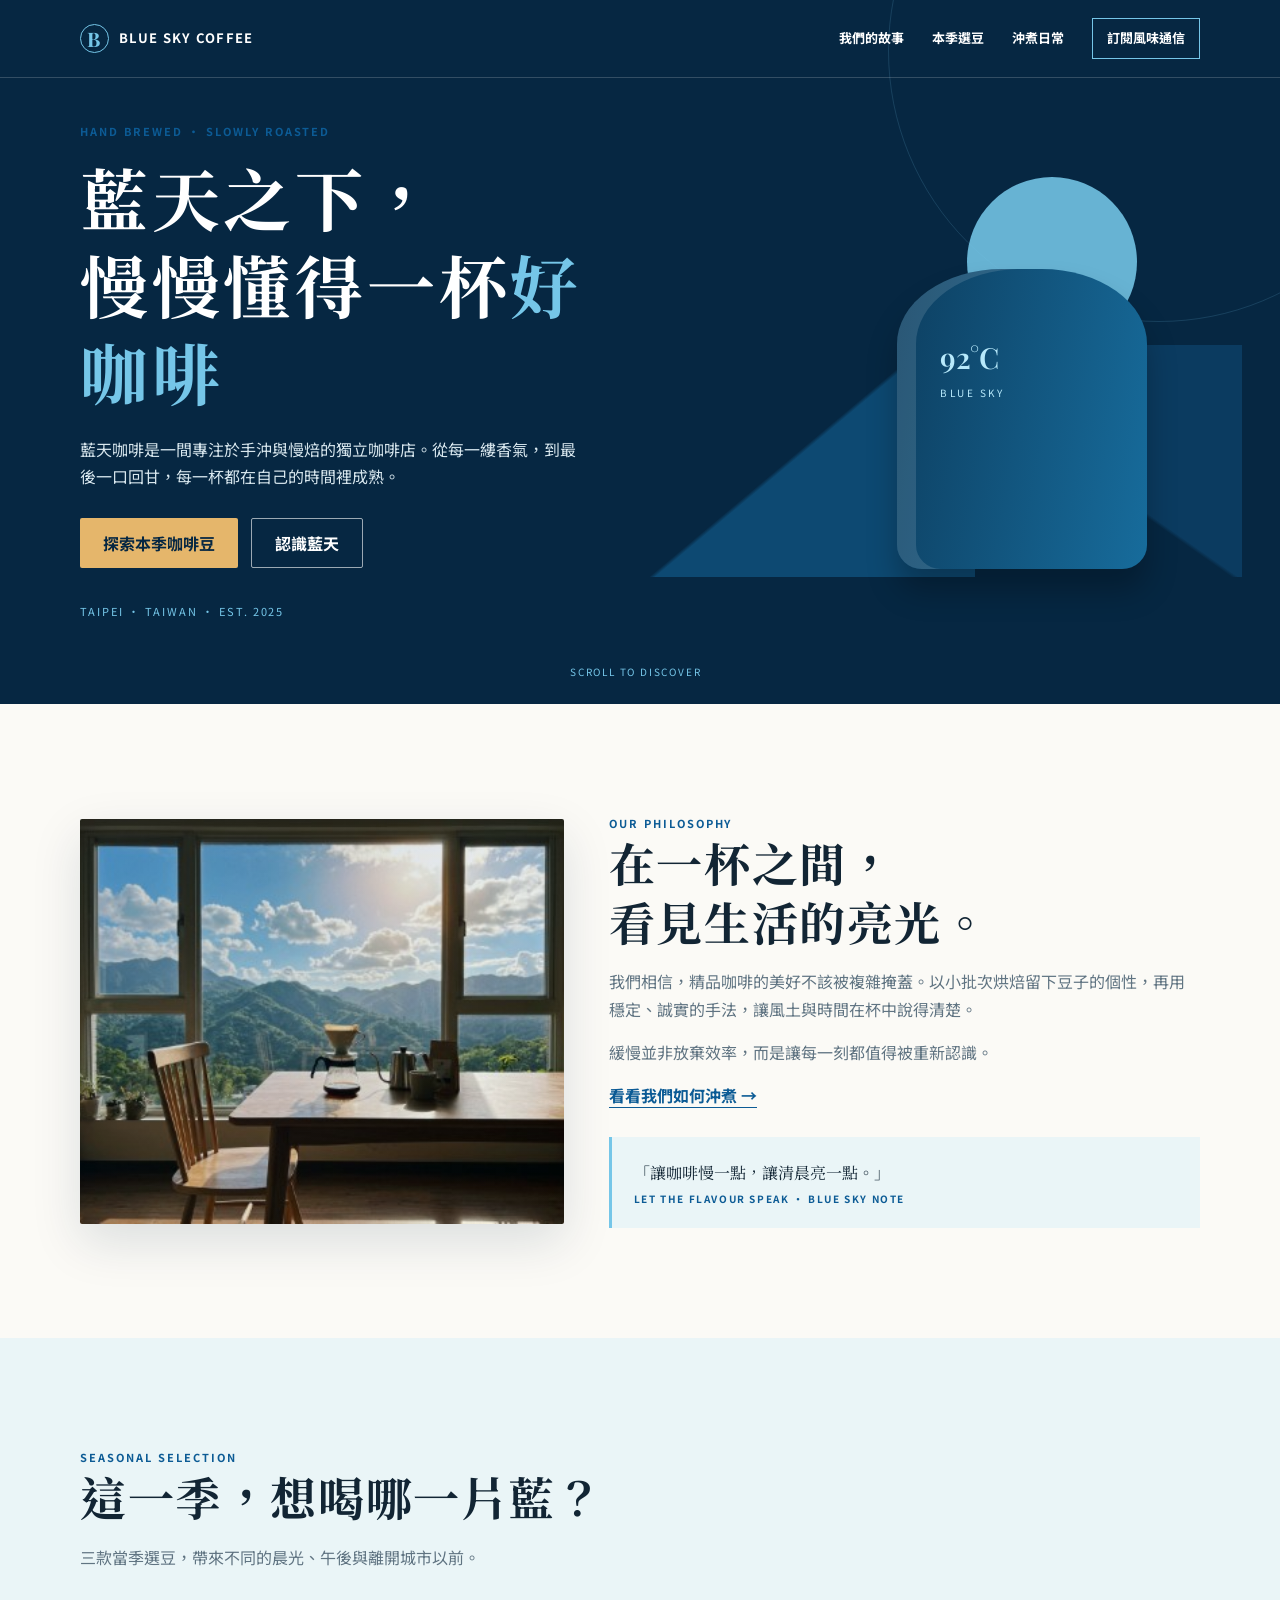
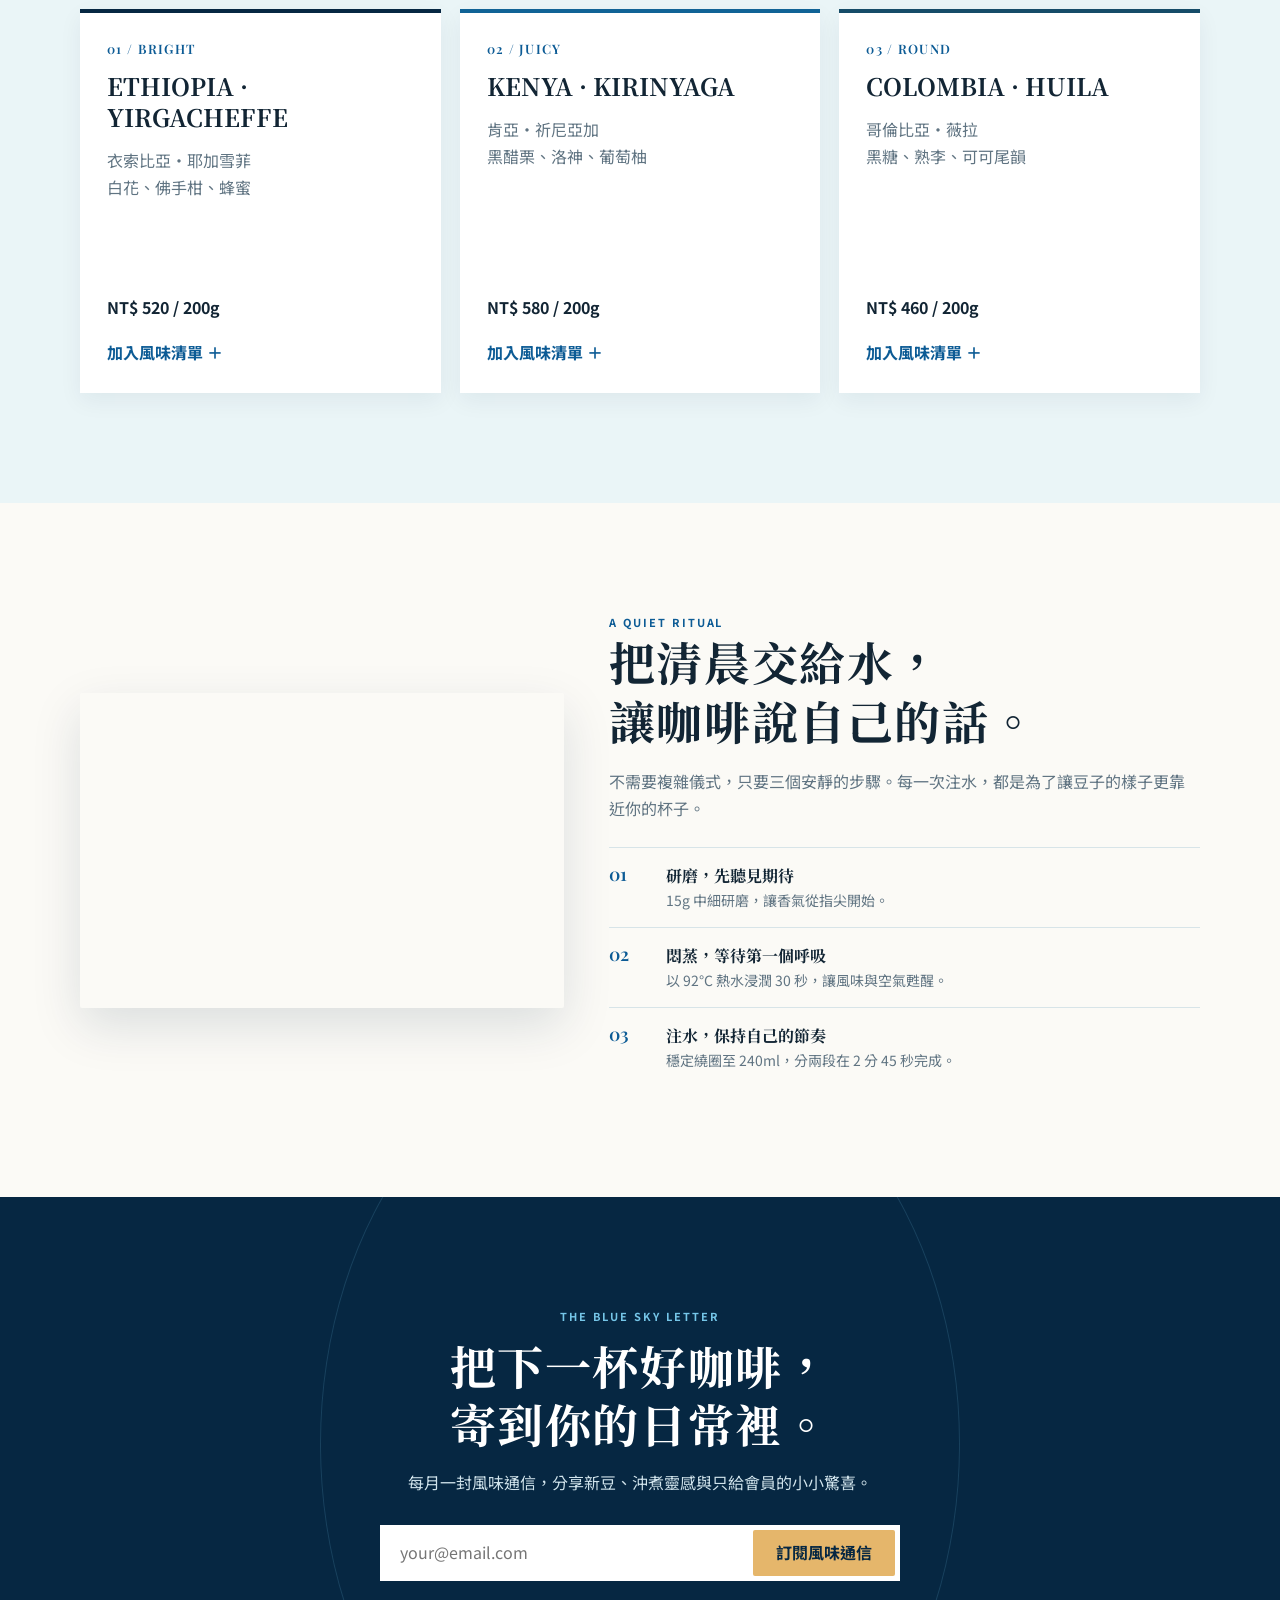
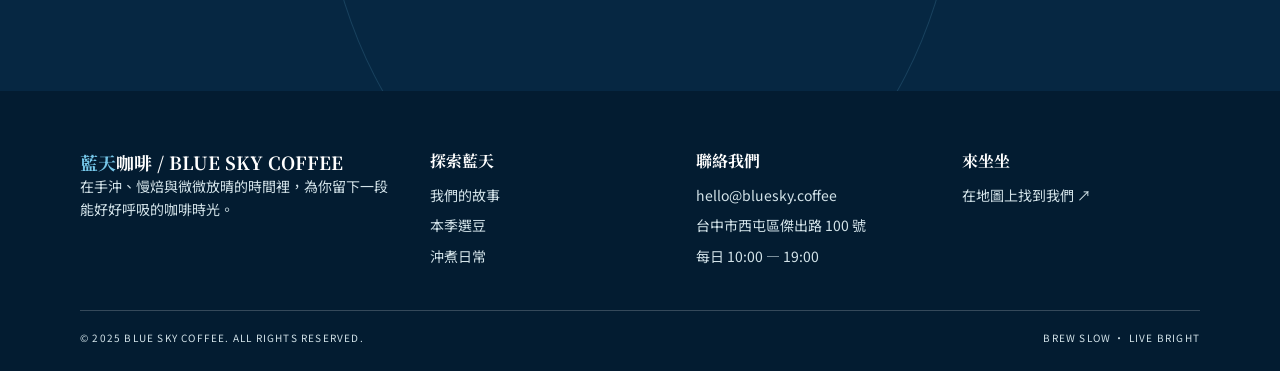
<file: test1/index.html>
<!doctype html>
<html lang="zh-Hant">
<head>
  <meta charset="UTF-8">
  <meta name="viewport" content="width=device-width, initial-scale=1.0">
  <meta name="description" content="藍天咖啡，以手沖、慢焙與真誠，為每一杯咖啡留下剛好的時間。">
  <title>藍天咖啡｜慢慢沖，慢慢懂</title>
  <link rel="preconnect" href="https://fonts.googleapis.com">
  <link rel="preconnect" href="https://fonts.gstatic.com" crossorigin>
  <link href="https://fonts.googleapis.com/css2?family=Noto+Sans+TC:wght@400;500;700&family=Noto+Serif+TC:wght@600;700;900&family=Playfair+Display:wght@600;700&display=swap" rel="stylesheet">
  <style>
    :root{--navy:#062742;--blue:#0c5b95;--sky:#75c6e8;--mist:#eaf5f7;--cream:#fbfaf6;--ink:#122534;--muted:#607482;--line:#d7e4e8;--sand:#e5b66b;--shadow:0 18px 50px rgba(6,39,66,.13)}
    *{box-sizing:border-box} html{scroll-behavior:smooth} body{margin:0;background:var(--cream);color:var(--ink);font:16px/1.7 'Noto Sans TC',sans-serif} a{color:inherit;text-decoration:none} button,input{font:inherit} button{cursor:pointer} .wrap{width:min(1120px,calc(100% - 48px));margin:auto}.eyebrow{font-size:11px;font-weight:700;letter-spacing:.18em;color:var(--blue)}h1,h2,h3,p{margin-top:0}h1,h2,h3{font-family:'Noto Serif TC',serif;line-height:1.28}h2{font-size:clamp(30px,4vw,46px);letter-spacing:.035em;margin-bottom:18px}.serif{font-family:'Playfair Display','Noto Serif TC',serif}.button{display:inline-flex;align-items:center;justify-content:center;min-height:50px;padding:0 23px;border:0;border-radius:2px;background:var(--sand);color:var(--navy);font-weight:700;transition:.25s}.button:hover{transform:translateY(-3px);filter:brightness(1.04)}.button.ghost{background:transparent;border:1px solid rgba(255,255,255,.6);color:white}.button.ghost:hover{background:white;color:var(--navy)}:focus-visible{outline:3px solid var(--sky);outline-offset:4px}
    header{height:78px;display:flex;align-items:center;position:absolute;z-index:5;top:0;width:100%;color:#fff;border-bottom:1px solid rgba(255,255,255,.18)}nav{display:flex;align-items:center;justify-content:space-between;gap:28px}.brand{display:flex;align-items:center;gap:10px;font-size:13px;letter-spacing:.1em;font-weight:700}.brand b{display:grid;place-items:center;width:29px;height:29px;border:1px solid var(--sky);border-radius:50%;font:700 20px 'Playfair Display',serif;color:var(--sky)}.nav-links{display:flex;gap:28px;align-items:center;font-size:13px;font-weight:700}.nav-links a:not(.nav-cta){padding:8px 0;border-bottom:1px solid transparent}.nav-links a:not(.nav-cta):hover{color:var(--sky);border-color:var(--sky)}.nav-cta{padding:8px 14px;border:1px solid var(--sky);color:#fff}.menu-toggle{display:none;background:transparent;border:0;color:white;font-size:23px}
    .hero{min-height:704px;padding:122px 0 72px;background:var(--navy);color:#fff;position:relative;overflow:hidden;display:grid;align-items:center}.hero:after{content:'';position:absolute;width:540px;height:540px;border:1px solid rgba(117,198,232,.16);border-radius:50%;right:-150px;top:-220px}.hero-grid{display:grid;grid-template-columns:1.02fr .98fr;gap:45px;align-items:center;position:relative;z-index:1}.hero h1{font-size:clamp(42px,5.5vw,68px);letter-spacing:.055em;margin:12px 0 22px}.hero h1 em{font-style:normal;color:var(--sky)}.hero-lede{max-width:510px;color:#d8e7ee;margin-bottom:28px}.hero-actions{display:flex;gap:13px;flex-wrap:wrap}.hero-meta{font-size:11px;letter-spacing:.18em;color:var(--sky);margin-top:34px}.hero-art{height:400px;position:relative}.sun{position:absolute;width:170px;height:170px;border-radius:50%;background:var(--sky);right:12%;top:0;opacity:.88}.mountain{position:absolute;right:-8%;bottom:0;width:115%;height:58%;background:linear-gradient(140deg,transparent 47%,#0d4972 48%) left,linear-gradient(35deg,transparent 49%,#0b3b60 50%) right;background-size:56% 100%;background-repeat:no-repeat}.coffee-vessel{position:absolute;right:10%;bottom:8px;width:250px;height:300px;background:linear-gradient(100deg,#0d3f61,#176c9c);border-radius:42% 42% 10% 10% / 25% 25% 8% 8%;box-shadow:inset 19px 0 0 rgba(255,255,255,.12),0 22px 30px rgba(0,0,0,.25)}.coffee-vessel:before{content:'92°C';position:absolute;left:43px;top:69px;color:#b7e9fb;font:600 29px 'Playfair Display',serif}.coffee-vessel:after{content:'BLUE SKY';position:absolute;left:43px;top:115px;color:#b7e9fb;font-size:10px;letter-spacing:.25em}.scroll{position:absolute;bottom:24px;left:calc(50% - 70px);font-size:10px;letter-spacing:.18em;color:var(--sky)}
    section{padding:110px 0}.split{display:grid;grid-template-columns:.9fr 1.1fr;gap:45px;align-items:center}.story-image{min-height:405px;background:linear-gradient(120deg,rgba(6,39,66,.2),rgba(6,39,66,.02)),url('hero.jpg') center/cover;border-radius:2px;box-shadow:var(--shadow)}.story-copy p,.brew-copy p{color:var(--muted)}.story-note{margin-top:28px;padding:22px;border-left:3px solid var(--sky);background:var(--mist);font-family:'Noto Serif TC',serif}.story-note small{display:block;margin-top:5px;font:700 10px 'Noto Sans TC';letter-spacing:.16em;color:var(--blue)}.text-link{font-weight:700;color:var(--blue);border-bottom:1px solid var(--blue)}
    .coffee{background:var(--mist)}.section-head{max-width:630px;margin-bottom:38px}.section-head p{color:var(--muted)}.coffee-grid{display:grid;grid-template-columns:repeat(3,1fr);gap:19px}.coffee-card{background:#fff;min-height:384px;padding:27px;display:flex;flex-direction:column;box-shadow:0 8px 22px rgba(6,39,66,.06);transition:.25s;border-top:4px solid var(--navy)}.coffee-card:nth-child(2){border-color:#106396}.coffee-card:nth-child(3){border-color:#164c68}.coffee-card:hover{transform:translateY(-8px);box-shadow:var(--shadow)}.coffee-no{font:600 13px 'Playfair Display';letter-spacing:.1em;color:var(--blue)}.coffee-card h3{font-size:24px;margin:14px 0}.flavour{color:var(--muted);margin-bottom:auto}.price{font-weight:700;margin:18px 0}.add-coffee{align-self:flex-start;border:0;background:none;padding:0;color:var(--blue);font-weight:700}
    .brew-frame{border:0;width:100%;height:315px;box-shadow:var(--shadow);border-radius:2px}.brew-steps{list-style:none;padding:0;margin:25px 0 0;counter-reset:steps}.brew-steps li{display:grid;grid-template-columns:42px 1fr;gap:15px;padding:14px 0;border-top:1px solid var(--line)}.brew-steps li:before{counter-increment:steps;content:'0' counter(steps);font:600 18px 'Playfair Display';color:var(--blue)}.brew-steps strong{display:block;font-family:'Noto Serif TC',serif}.brew-steps span{display:block;font-size:14px;color:var(--muted)}
    .visit{background:var(--navy);color:#fff;text-align:center;position:relative;overflow:hidden}.visit:before{content:'';position:absolute;inset:-170px 25%;border:1px solid rgba(117,198,232,.16);border-radius:50%}.visit .wrap{position:relative}.visit h2{max-width:700px;margin:10px auto 16px}.visit p{max-width:600px;margin:0 auto 28px;color:#d1e4ec}.subscribe{display:flex;max-width:520px;margin:auto;background:#fff;padding:5px}.subscribe input{border:0;min-width:0;flex:1;padding:0 15px;color:var(--ink);outline:0}.subscribe .button{min-height:46px;white-space:nowrap}
    footer{background:#031c31;color:#d3e3e9;padding:58px 0 25px;font-size:14px}footer .top{display:grid;grid-template-columns:1.35fr repeat(3,1fr);gap:28px}footer h3{font:700 16px 'Noto Serif TC';color:#fff;margin-bottom:12px}footer p{margin-bottom:7px}footer a:hover{color:var(--sky)}.footer-brand{font:700 18px 'Noto Serif TC';color:white}.footer-brand span{color:var(--sky)}.bottom{border-top:1px solid rgba(255,255,255,.2);margin-top:34px;padding-top:18px;display:flex;justify-content:space-between;gap:15px;font-size:10px;letter-spacing:.12em}
    .toast{position:fixed;z-index:10;right:22px;bottom:22px;background:var(--navy);color:white;padding:14px 19px;border-radius:3px;box-shadow:var(--shadow);transform:translateY(12px);opacity:0;pointer-events:none;transition:.25s}.toast.show{opacity:1;transform:none}.reveal{opacity:0;transform:translateY(18px);transition:.65s ease}.reveal.visible{opacity:1;transform:none}@media(max-width:820px){.menu-toggle{display:block}.nav-links{position:absolute;overflow:hidden;left:0;right:0;top:78px;max-height:0;background:#05233c;flex-direction:column;align-items:stretch;gap:0;transition:max-height .3s}.nav-links.open{max-height:300px;padding:10px 24px 18px}.nav-links a{padding:11px 0!important}.hero-grid,.split{grid-template-columns:1fr}.hero{padding-top:118px}.hero-art{height:300px;max-width:600px;width:100%;margin:auto}.story-image{min-height:300px;order:2}.coffee-grid{grid-template-columns:repeat(3,1fr)}.coffee-card{padding:20px;min-height:350px}footer .top{grid-template-columns:repeat(2,1fr)}}@media(max-width:560px){.wrap{width:calc(100% - 34px)}section{padding:76px 0}.hero{min-height:680px;padding-top:105px}.hero-art{height:245px}.coffee-vessel{width:185px;height:225px}.sun{width:120px;height:120px}.coffee-grid{grid-template-columns:1fr}.coffee-card{min-height:0}.brew-frame{height:310px}.subscribe{padding:4px}.subscribe input{padding:0 9px;font-size:14px}.subscribe .button{padding:0 12px;font-size:13px}.bottom{flex-direction:column}footer .top{grid-template-columns:1fr}.scroll{display:none}}@media(prefers-reduced-motion:reduce){html{scroll-behavior:auto}.reveal{opacity:1;transform:none;transition:none}}
  </style>
</head>
<body>
  <header id="top"><nav class="wrap" aria-label="主要導覽"><a class="brand" href="#top" aria-label="回到藍天咖啡首頁"><b>B</b> BLUE SKY COFFEE</a><button class="menu-toggle" aria-label="開啟導覽選單" aria-controls="navLinks" aria-expanded="false">☰</button><div class="nav-links" id="navLinks"><a href="#story">我們的故事</a><a href="#coffee">本季選豆</a><a href="#brew">沖煮日常</a><a class="nav-cta" href="#visit">訂閱風味通信</a></div></nav></header>
  <main>
    <section class="hero" aria-labelledby="heroTitle"><div class="wrap hero-grid"><div><div class="eyebrow">HAND BREWED · SLOWLY ROASTED</div><h1 id="heroTitle">藍天之下，<br>慢慢懂得一杯<em>好咖啡</em></h1><p class="hero-lede">藍天咖啡是一間專注於手沖與慢焙的獨立咖啡店。從每一縷香氣，到最後一口回甘，每一杯都在自己的時間裡成熟。</p><div class="hero-actions"><a class="button" href="#coffee">探索本季咖啡豆</a><a class="button ghost" href="#story">認識藍天</a></div><p class="hero-meta">TAIPEI · TAIWAN · EST. 2025</p></div><div class="hero-art" aria-hidden="true"><div class="sun"></div><div class="mountain"></div><div class="coffee-vessel"></div></div></div><div class="scroll">SCROLL TO DISCOVER</div></section>
    <section id="story" class="reveal"><div class="wrap split"><div class="story-image" role="img" aria-label="一杯手沖咖啡與咖啡豆"></div><div class="story-copy"><div class="eyebrow">OUR PHILOSOPHY</div><h2>在一杯之間，<br>看見生活的亮光。</h2><p>我們相信，精品咖啡的美好不該被複雜掩蓋。以小批次烘焙留下豆子的個性，再用穩定、誠實的手法，讓風土與時間在杯中說得清楚。</p><p>緩慢並非放棄效率，而是讓每一刻都值得被重新認識。</p><a class="text-link" href="#brew">看看我們如何沖煮 →</a><aside class="story-note">「讓咖啡慢一點，讓清晨亮一點。」<small>LET THE FLAVOUR SPEAK · BLUE SKY NOTE</small></aside></div></div></section>
    <section id="coffee" class="coffee"><div class="wrap"><div class="section-head reveal"><div class="eyebrow">SEASONAL SELECTION</div><h2>這一季，想喝哪一片藍？</h2><p>三款當季選豆，帶來不同的晨光、午後與離開城市以前。</p></div><div class="coffee-grid"><article class="coffee-card reveal"><span class="coffee-no">01 / BRIGHT</span><h3>ETHIOPIA · YIRGACHEFFE</h3><p class="flavour">衣索比亞・耶加雪菲<br>白花、佛手柑、蜂蜜</p><div class="price">NT$ 520 / 200g</div><button class="add-coffee" data-coffee="衣索比亞・耶加雪菲">加入風味清單 ＋</button></article><article class="coffee-card reveal"><span class="coffee-no">02 / JUICY</span><h3>KENYA · KIRINYAGA</h3><p class="flavour">肯亞・祈尼亞加<br>黑醋栗、洛神、葡萄柚</p><div class="price">NT$ 580 / 200g</div><button class="add-coffee" data-coffee="肯亞・祈尼亞加">加入風味清單 ＋</button></article><article class="coffee-card reveal"><span class="coffee-no">03 / ROUND</span><h3>COLOMBIA · HUILA</h3><p class="flavour">哥倫比亞・薇拉<br>黑糖、熟李、可可尾韻</p><div class="price">NT$ 460 / 200g</div><button class="add-coffee" data-coffee="哥倫比亞・薇拉">加入風味清單 ＋</button></article></div></div></section>
    <section id="brew" class="reveal"><div class="wrap split"><iframe class="brew-frame" src="https://www.youtube.com/embed/MOYa4EBntI" title="藍天咖啡沖煮日常" allowfullscreen></iframe><div class="brew-copy"><div class="eyebrow">A QUIET RITUAL</div><h2>把清晨交給水，<br>讓咖啡說自己的話。</h2><p>不需要複雜儀式，只要三個安靜的步驟。每一次注水，都是為了讓豆子的樣子更靠近你的杯子。</p><ol class="brew-steps"><li><div><strong>研磨，先聽見期待</strong><span>15g 中細研磨，讓香氣從指尖開始。</span></div></li><li><div><strong>悶蒸，等待第一個呼吸</strong><span>以 92°C 熱水浸潤 30 秒，讓風味與空氣甦醒。</span></div></li><li><div><strong>注水，保持自己的節奏</strong><span>穩定繞圈至 240ml，分兩段在 2 分 45 秒完成。</span></div></li></ol></div></div></section>
    <section id="visit" class="visit"><div class="wrap reveal"><div class="eyebrow" style="color:var(--sky)">THE BLUE SKY LETTER</div><h2>把下一杯好咖啡，<br>寄到你的日常裡。</h2><p>每月一封風味通信，分享新豆、沖煮靈感與只給會員的小小驚喜。</p><form id="subscribeForm" class="subscribe"><input type="email" aria-label="電子郵件地址" placeholder="your@email.com" required><button class="button" type="submit">訂閱風味通信</button></form></div></section>
  </main>
  <footer><div class="wrap"><div class="top"><div><div class="footer-brand"><span>藍天</span>咖啡 / BLUE SKY COFFEE</div><p>在手沖、慢焙與微微放晴的時間裡，為你留下一段能好好呼吸的咖啡時光。</p></div><div><h3>探索藍天</h3><p><a href="#story">我們的故事</a></p><p><a href="#coffee">本季選豆</a></p><p><a href="#brew">沖煮日常</a></p></div><div><h3>聯絡我們</h3><p><a href="mailto:hello@bluesky.coffee">hello@bluesky.coffee</a></p><p>台中市西屯區傑出路 100 號</p><p>每日 10:00 — 19:00</p></div><div><h3>來坐坐</h3><p><a href="https://www.google.com/maps/search/?api=1&query=台中市西屯區傑出路100號" target="_blank" rel="noreferrer">在地圖上找到我們 ↗</a></p></div></div><div class="bottom"><span>© 2025 BLUE SKY COFFEE. ALL RIGHTS RESERVED.</span><span>BREW SLOW · LIVE BRIGHT</span></div></div></footer>
  <div class="toast" role="status" aria-live="polite"></div>
  <script>
    const toggle=document.querySelector('.menu-toggle'),links=document.querySelector('.nav-links'),toast=document.querySelector('.toast');
    toggle.addEventListener('click',()=>{const open=links.classList.toggle('open');toggle.setAttribute('aria-expanded',open);toggle.textContent=open?'×':'☰';});
    links.querySelectorAll('a').forEach(a=>a.addEventListener('click',()=>{links.classList.remove('open');toggle.setAttribute('aria-expanded','false');toggle.textContent='☰';}));
    let timer;function showToast(message){toast.textContent=message;toast.classList.add('show');clearTimeout(timer);timer=setTimeout(()=>toast.classList.remove('show'),2600)}
    document.querySelectorAll('[data-coffee]').forEach(button=>button.addEventListener('click',()=>showToast(`已將「${button.dataset.coffee}」加入你的風味清單。`)));
    document.querySelector('#subscribeForm').addEventListener('submit',event=>{event.preventDefault();const input=event.currentTarget.querySelector('input');if(input.checkValidity()){showToast('謝謝訂閱！下一封風味通信很快抵達。');event.currentTarget.reset();}else{input.reportValidity();}});
    const reveal=document.querySelectorAll('.reveal');if('IntersectionObserver' in window&&!matchMedia('(prefers-reduced-motion: reduce)').matches){const observer=new IntersectionObserver(entries=>entries.forEach(entry=>{if(entry.isIntersecting){entry.target.classList.add('visible');observer.unobserve(entry.target)}}),{threshold:.12});reveal.forEach(item=>observer.observe(item));}else reveal.forEach(item=>item.classList.add('visible'));
  </script>
</body>
</html>
</file>
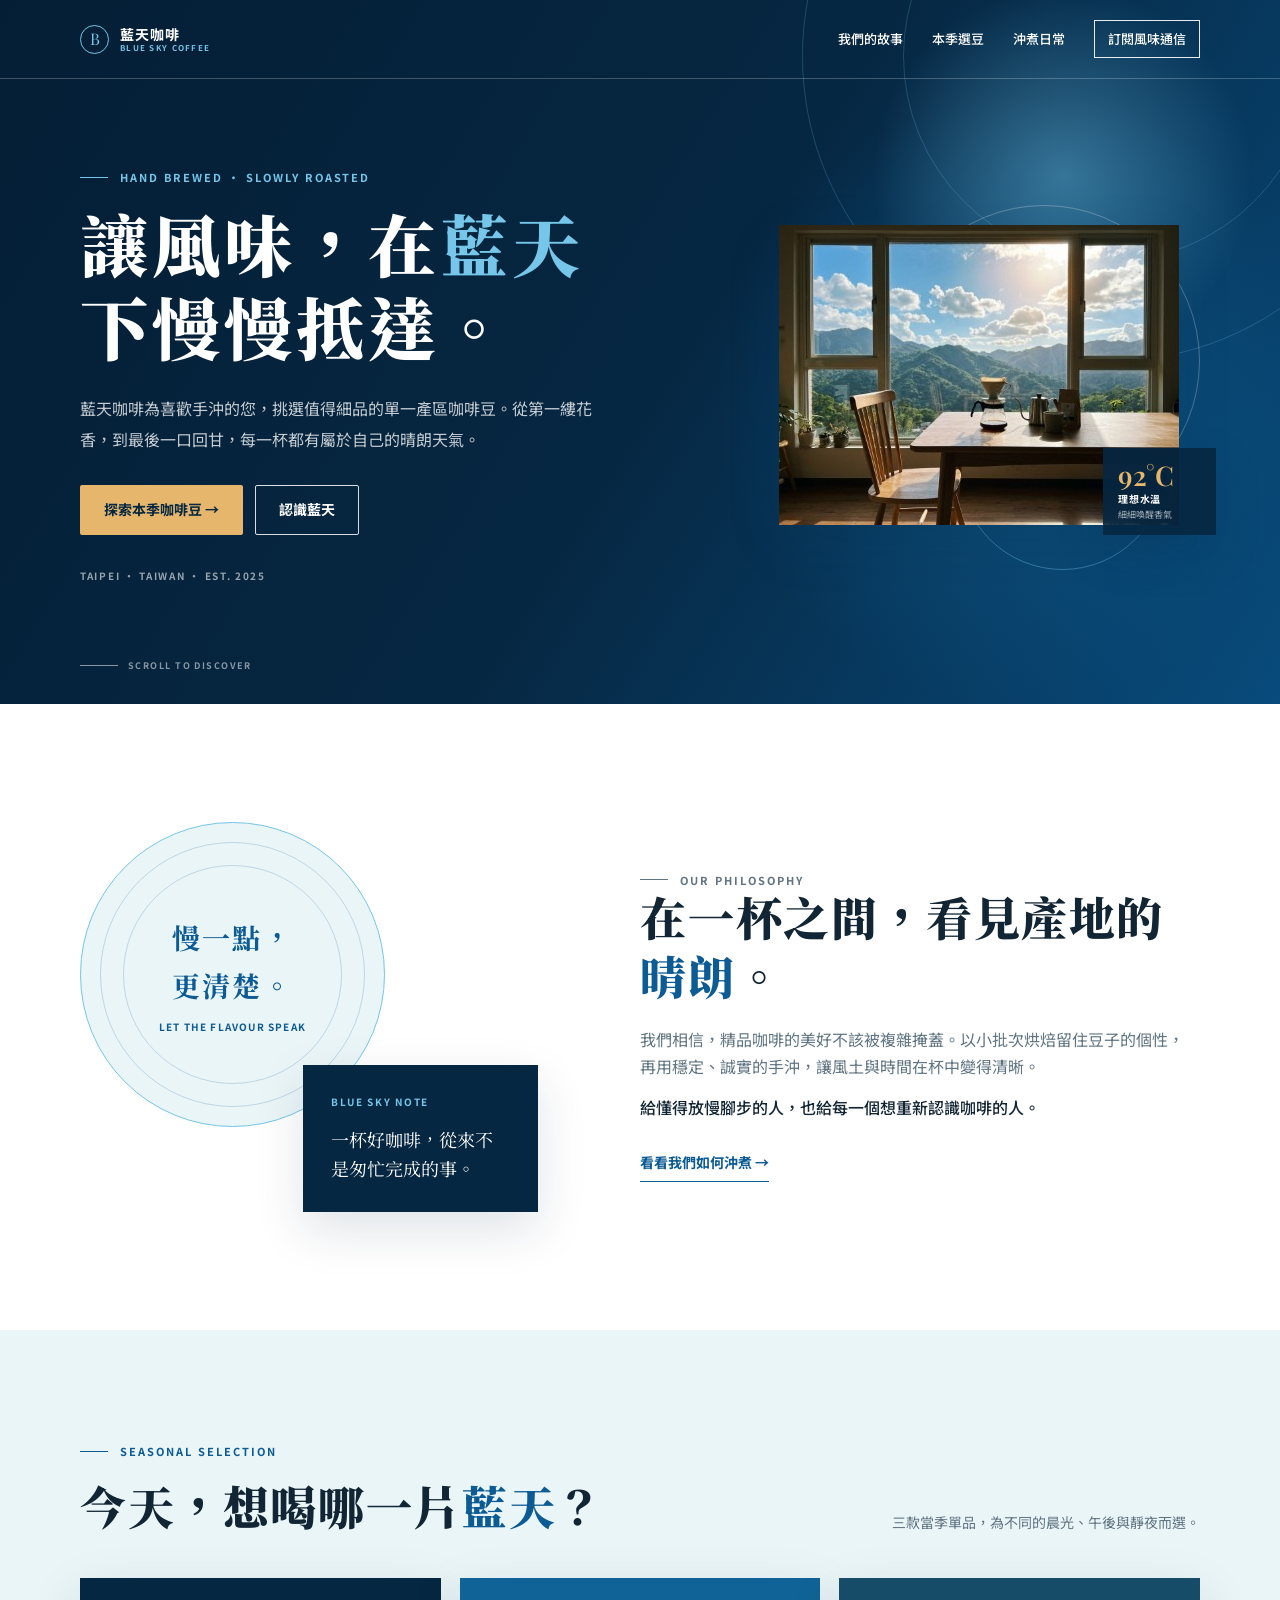
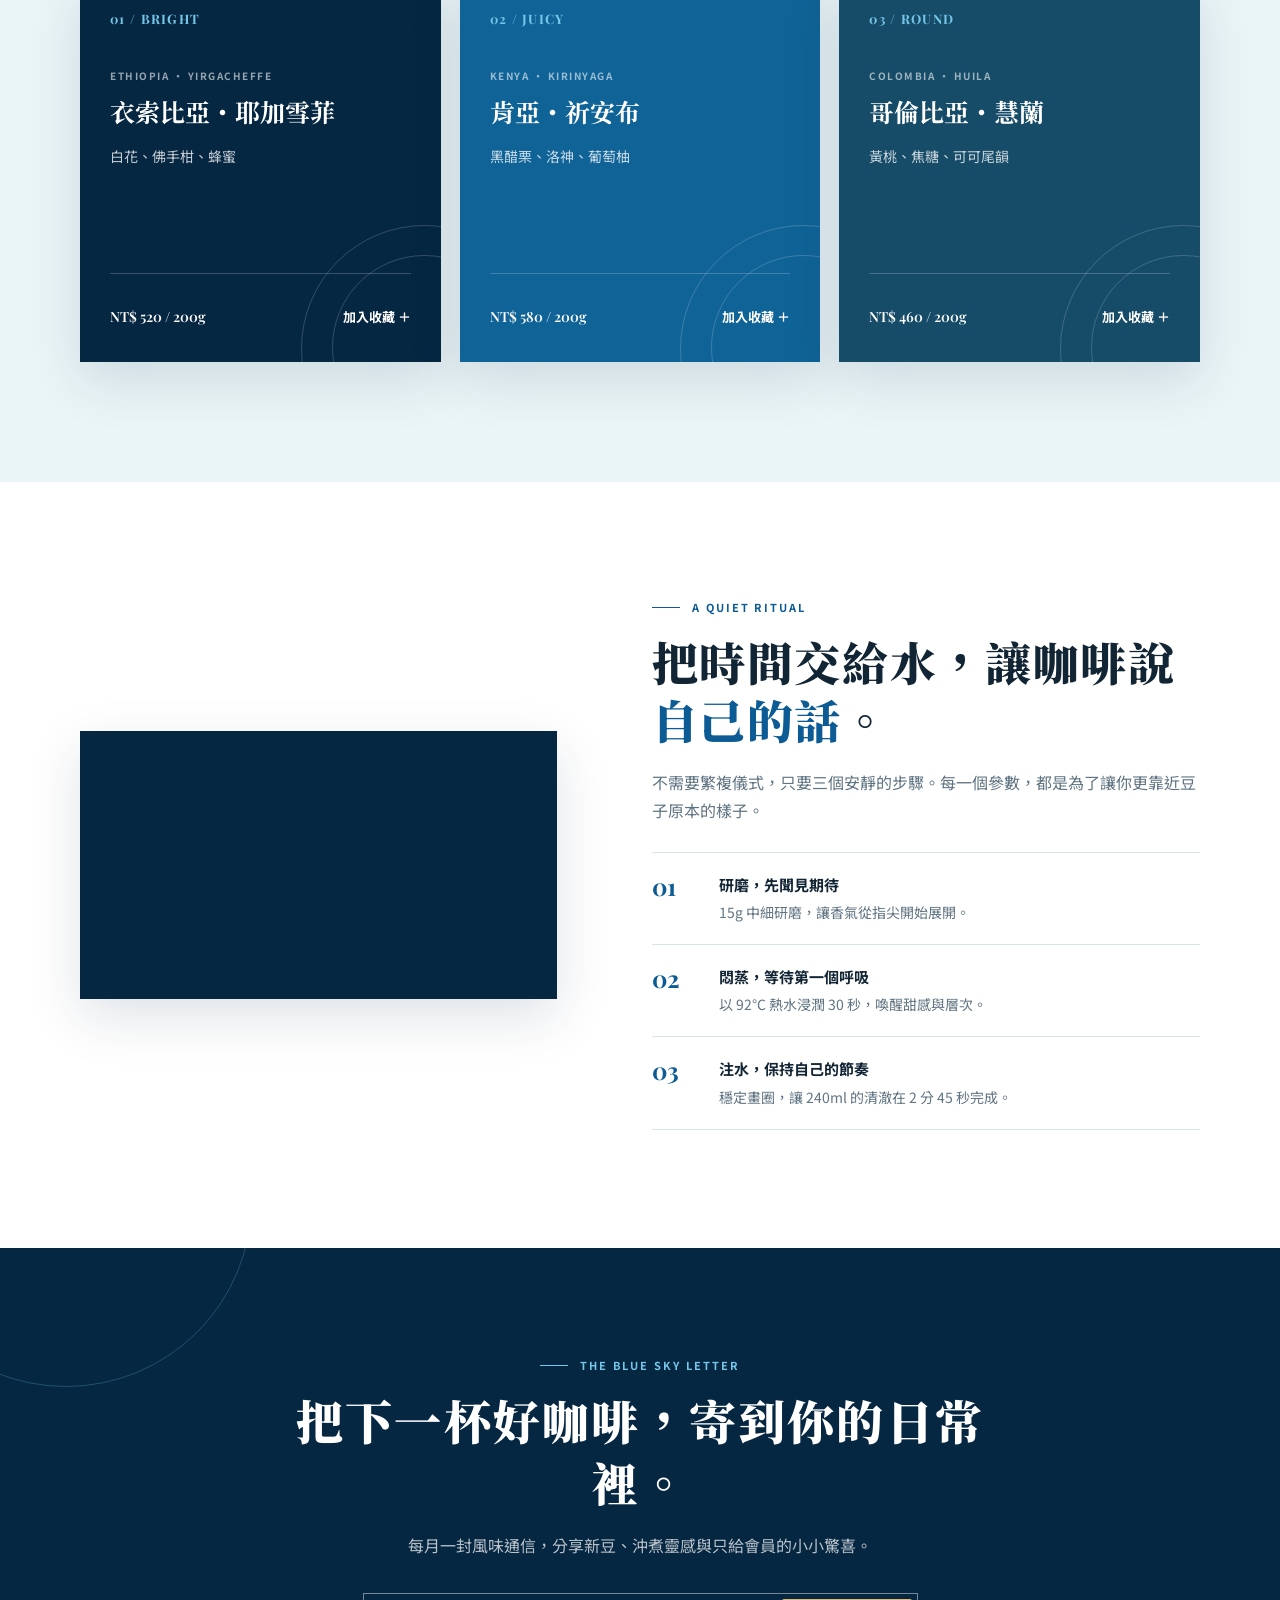
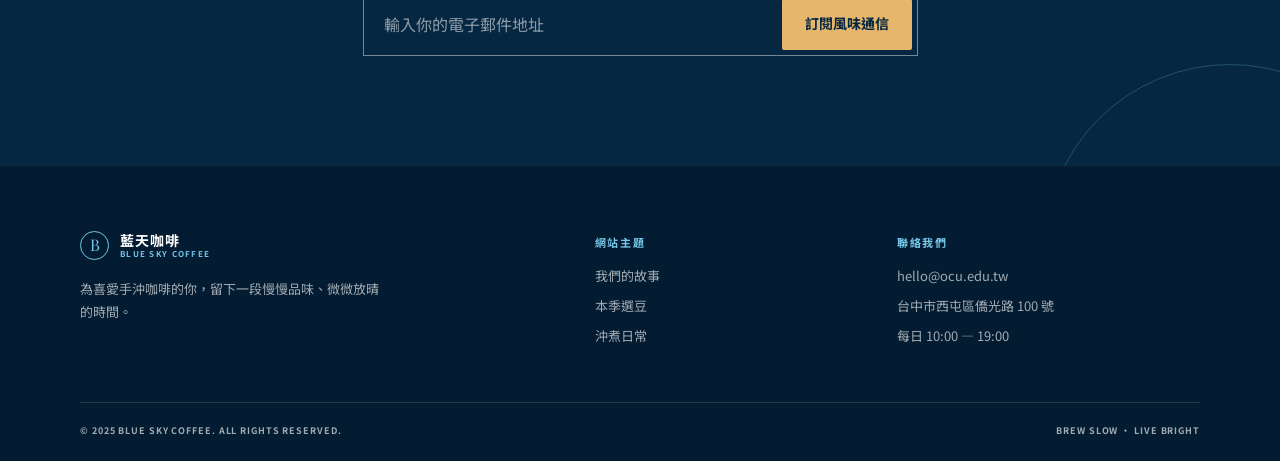
<file: test2/index.html>
<!DOCTYPE html>
<html lang="zh-Hant">
<head>
  <meta charset="UTF-8">
  <meta name="viewport" content="width=device-width, initial-scale=1.0">
  <title>藍天咖啡｜讓風味，慢慢抵達</title>
  <meta name="description" content="藍天咖啡，為手沖咖啡愛好者挑選當季精品咖啡豆，讓每一杯都清澈、明亮、值得細品。">
  <link rel="preconnect" href="https://fonts.googleapis.com">
  <link rel="preconnect" href="https://fonts.gstatic.com" crossorigin>
  <link href="https://fonts.googleapis.com/css2?family=Noto+Sans+TC:wght@400;500;600;700&family=Noto+Serif+TC:wght@600;700;900&family=Playfair+Display:wght@600;700&display=swap" rel="stylesheet">
  <style>
    :root {
      --navy: #062742;
      --blue: #0c5b95;
      --sky: #75c6e8;
      --mist: #eaf5f7;
      --cream: #fbfaf6;
      --ink: #122534;
      --muted: #607482;
      --line: #d7e4e8;
      --sand: #e5b66b;
      --shadow: 0 18px 50px rgba(6, 39, 66, .13);
    }

    * { box-sizing: border-box; }
    html { scroll-behavior: smooth; }
    body {
      margin: 0;
      color: var(--ink);
      background: var(--cream);
      font-family: "Noto Sans TC", sans-serif;
      font-size: 16px;
      line-height: 1.7;
      -webkit-font-smoothing: antialiased;
    }
    a { color: inherit; text-decoration: none; }
    button, input { font: inherit; }
    button { cursor: pointer; }
    img { display: block; max-width: 100%; }
    :focus-visible { outline: 3px solid var(--sky); outline-offset: 4px; }

    .wrap { width: min(1120px, calc(100% - 48px)); margin: 0 auto; }
    .eyebrow {
      display: flex;
      align-items: center;
      gap: 12px;
      margin: 0 0 17px;
      color: var(--blue);
      font-size: 11px;
      font-weight: 700;
      letter-spacing: .18em;
      line-height: 1.35;
    }
    .eyebrow::before { width: 28px; height: 1px; background: currentColor; content: ""; }
    .section-title {
      margin: 0;
      font-family: "Noto Serif TC", serif;
      font-size: clamp(30px, 4vw, 46px);
      font-weight: 900;
      letter-spacing: .035em;
      line-height: 1.28;
    }
    .blue-word { color: var(--blue); }
    .sky-text { color: var(--sky); }
    .section-copy { margin: 20px 0 0; color: var(--muted); }
    .text-link {
      display: inline-block;
      margin-top: 29px;
      padding-bottom: 7px;
      border-bottom: 1px solid var(--blue);
      color: var(--blue);
      font-size: 14px;
      font-weight: 700;
      transition: color .2s ease, letter-spacing .2s ease;
    }
    .text-link:hover { color: var(--navy); letter-spacing: .04em; }

    /* Header */
    .site-header {
      position: absolute;
      z-index: 10;
      top: 0;
      left: 0;
      width: 100%;
      border-bottom: 1px solid rgba(255,255,255,.23);
      color: #fff;
    }
    .nav-bar {
      display: flex;
      align-items: center;
      justify-content: space-between;
      min-height: 78px;
    }
    .brand { display: inline-flex; align-items: center; gap: 11px; min-width: max-content; }
    .brand-mark {
      display: grid;
      width: 29px;
      height: 29px;
      place-items: center;
      border: 1px solid var(--sky);
      border-radius: 50%;
      color: var(--sky);
      font-family: "Playfair Display", serif;
      font-size: 16px;
      line-height: 1;
    }
    .brand-name { display: grid; gap: 0; font-size: 13px; font-weight: 600; letter-spacing: .08em; line-height: 1.3; }
    .brand-name strong { font-size: 14px; letter-spacing: .08em; }
    .brand-name small { color: var(--sky); font-size: 8px; font-weight: 700; letter-spacing: .16em; }
    .nav-links { display: flex; align-items: center; gap: 29px; list-style: none; margin: 0; padding: 0; }
    .nav-links a { position: relative; display: inline-block; padding: 8px 0; font-size: 13px; font-weight: 500; }
    .nav-links a:not(.nav-cta)::after {
      position: absolute;
      right: 0;
      bottom: 2px;
      width: 0;
      height: 1px;
      background: var(--sky);
      content: "";
      transition: width .25s ease;
    }
    .nav-links a:not(.nav-cta):hover::after { right: auto; left: 0; width: 100%; }
    .nav-links .nav-cta { padding: 7px 13px; border: 1px solid rgba(255,255,255,.9); transition: color .2s ease, background .2s ease; }
    .nav-links .nav-cta:hover { color: var(--navy); background: #fff; }
    .menu-toggle { display: none; border: 0; background: transparent; color: #fff; font-size: 26px; line-height: 1; }

    /* Hero */
    .hero {
      position: relative;
      isolation: isolate;
      display: grid;
      min-height: 704px;
      overflow: hidden;
      color: #fff;
      background:
        radial-gradient(circle at 83% 25%, rgba(117,198,232,.42), transparent 16%),
        radial-gradient(circle at 80% 57%, rgba(16,99,150,.52), transparent 28%),
        linear-gradient(122deg, #041e35 0%, var(--navy) 52%, #084b7c 100%);
    }
    .hero::before, .hero::after { position: absolute; z-index: -1; border: 1px solid rgba(117,198,232,.22); border-radius: 50%; content: ""; }
    .hero::before { width: 610px; height: 610px; top: -250px; right: -134px; }
    .hero::after { width: 410px; height: 410px; top: -150px; right: -35px; }
    .hero-inner { display: grid; grid-template-columns: 1.02fr .98fr; gap: 45px; align-items: center; width: min(1120px, calc(100% - 48px)); margin: 0 auto; padding: 122px 0 72px; }
    .hero .eyebrow { color: var(--sky); }
    .hero-title { max-width: 650px; margin: 0; font-family: "Noto Serif TC", serif; font-size: clamp(42px, 5.5vw, 68px); font-weight: 900; letter-spacing: .06em; line-height: 1.22; }
    .hero-lede { max-width: 535px; margin: 26px 0 0; color: rgba(255,255,255,.77); font-size: 16px; line-height: 1.9; }
    .hero-actions { display: flex; flex-wrap: wrap; gap: 12px; margin-top: 31px; }
    .button {
      display: inline-flex;
      align-items: center;
      justify-content: center;
      min-height: 50px;
      padding: 12px 23px;
      border: 1px solid transparent;
      border-radius: 2px;
      font-size: 14px;
      font-weight: 700;
      transition: transform .2s ease, box-shadow .2s ease, color .2s ease, background .2s ease;
    }
    .button:hover { transform: translateY(-2px); box-shadow: 0 9px 20px rgba(0,0,0,.15); }
    .button-primary { color: var(--navy); background: var(--sand); }
    .button-secondary { border-color: rgba(255,255,255,.85); color: #fff; background: transparent; }
    .button-secondary:hover { color: var(--navy); background: #fff; }
    .hero-place { margin: 32px 0 0; color: rgba(255,255,255,.58); font-size: 10px; font-weight: 700; letter-spacing: .17em; }
    .scroll-hint { position: absolute; bottom: 31px; left: max(24px, calc((100% - 1120px) / 2)); display: flex; align-items: center; gap: 10px; color: rgba(255,255,255,.52); font-size: 9px; font-weight: 700; letter-spacing: .16em; }
    .scroll-hint::before { width: 38px; height: 1px; background: currentColor; content: ""; }
    .hero-art { position: relative; justify-self: end; width: min(100%, 450px); padding: 21px 21px 25px 0; }
    .hero-art::before { position: absolute; top: 1px; right: 0; width: 310px; height: 310px; border: 1px solid rgba(255,255,255,.26); border-radius: 50%; content: ""; }
    .hero-art::after { position: absolute; right: 34px; bottom: -20px; width: 205px; height: 205px; border: 1px solid rgba(117,198,232,.4); border-radius: 50%; content: ""; }
    .hero-photo { position: relative; z-index: 1; width: 400px; height: 300px; margin-left: auto; object-fit: cover; box-shadow: var(--shadow); }
    .art-note { position: absolute; z-index: 2; right: -16px; bottom: 15px; display: grid; width: 113px; gap: 1px; padding: 14px 15px; color: #fff; background: rgba(6,39,66,.91); box-shadow: var(--shadow); }
    .art-note strong { color: var(--sand); font-family: "Playfair Display", serif; font-size: 27px; font-weight: 600; line-height: 1; }
    .art-note span { font-size: 10px; font-weight: 700; letter-spacing: .08em; }
    .art-note small { color: rgba(255,255,255,.64); font-size: 9px; line-height: 1.45; }

    /* Story */
    .story { padding: 118px 0; background: #fff; }
    .story-grid { display: grid; grid-template-columns: .9fr 1.1fr; gap: clamp(45px, 8vw, 105px); align-items: center; }
    .story-visual { position: relative; min-height: 390px; }
    .story-disc { position: absolute; top: 0; left: 0; display: grid; width: 305px; height: 305px; place-content: center; border: 1px solid var(--sky); border-radius: 50%; color: var(--blue); text-align: center; background: var(--mist); }
    .story-disc::before, .story-disc::after { position: absolute; border: 1px solid rgba(12,91,149,.2); border-radius: 50%; content: ""; }
    .story-disc::before { inset: 19px; }
    .story-disc::after { inset: 42px; }
    .story-disc b { position: relative; z-index: 1; font-family: "Noto Serif TC", serif; font-size: 28px; letter-spacing: .08em; }
    .story-disc span { position: relative; z-index: 1; margin-top: 8px; font-size: 10px; font-weight: 700; letter-spacing: .12em; }
    .story-card { position: absolute; right: 0; bottom: 0; width: 235px; padding: 28px; color: #fff; background: var(--navy); box-shadow: var(--shadow); }
    .story-card .card-label { display: block; color: var(--sky); font-size: 10px; font-weight: 700; letter-spacing: .17em; }
    .story-card p { margin: 15px 0 0; font-family: "Noto Serif TC", serif; font-size: 18px; line-height: 1.65; }
    .story-copy p { max-width: 570px; margin: 21px 0 0; color: var(--muted); }
    .story-copy p + p { margin-top: 14px; color: var(--ink); font-weight: 500; }

    /* Coffee */
    .coffee { padding: 114px 0 120px; background: var(--mist); }
    .section-heading { display: flex; align-items: end; justify-content: space-between; gap: 30px; margin-bottom: 43px; }
    .section-heading .section-copy { max-width: 310px; margin: 0; font-size: 14px; }
    .coffee-grid { display: grid; grid-template-columns: repeat(3, 1fr); gap: 19px; }
    .coffee-card { position: relative; display: flex; flex-direction: column; min-height: 384px; overflow: hidden; padding: 30px; color: #fff; background: var(--navy); box-shadow: var(--shadow); }
    .coffee-card:nth-child(2) { background: #106396; }
    .coffee-card:nth-child(3) { background: #164c68; }
    .coffee-card::before, .coffee-card::after { position: absolute; border: 1px solid rgba(255,255,255,.18); border-radius: 50%; content: ""; }
    .coffee-card::before { width: 245px; height: 245px; right: -107px; bottom: -110px; }
    .coffee-card::after { width: 183px; height: 183px; right: -76px; bottom: -78px; }
    .coffee-card > * { position: relative; z-index: 1; }
    .coffee-number { color: var(--sky); font-family: "Playfair Display", serif; font-size: 13px; font-weight: 700; letter-spacing: .1em; }
    .coffee-origin { margin-top: 37px; color: rgba(255,255,255,.58); font-size: 10px; font-weight: 700; letter-spacing: .15em; }
    .coffee-name { margin: 9px 0 0; font-family: "Noto Serif TC", serif; font-size: 25px; font-weight: 700; line-height: 1.45; }
    .coffee-taste { margin: 16px 0 0; color: rgba(255,255,255,.77); font-size: 14px; }
    .coffee-footer { display: flex; align-items: center; justify-content: space-between; gap: 10px; margin-top: auto; padding-top: 28px; border-top: 1px solid rgba(255,255,255,.2); }
    .coffee-price { font-family: "Playfair Display", serif; font-size: 14px; font-weight: 600; white-space: nowrap; }
    .collect-button { padding: 4px 0; border: 0; color: #fff; background: transparent; font-size: 13px; font-weight: 700; white-space: nowrap; transition: color .2s ease; }
    .collect-button:hover { color: var(--sand); }

    /* Brew */
    .brew { padding: 118px 0; background: #fff; }
    .brew-grid { display: grid; grid-template-columns: .93fr 1.07fr; gap: clamp(45px, 8vw, 95px); align-items: center; }
    .video-frame { position: relative; overflow: hidden; aspect-ratio: 560 / 315; background: var(--navy); box-shadow: var(--shadow); }
    .video-frame iframe { width: 100%; height: 100%; border: 0; }
    .brew-copy .section-copy { margin-bottom: 28px; }
    .brew-steps { list-style: none; margin: 0; padding: 0; border-top: 1px solid var(--line); }
    .brew-steps li { display: grid; grid-template-columns: 55px 1fr; gap: 12px; padding: 19px 0; border-bottom: 1px solid var(--line); }
    .step-number { color: var(--blue); font-family: "Playfair Display", serif; font-size: 24px; font-weight: 700; line-height: 1.2; }
    .step-content strong { display: block; font-size: 15px; }
    .step-content p { margin: 4px 0 0; color: var(--muted); font-size: 14px; }

    /* Subscribe and footer */
    .visit { position: relative; overflow: hidden; padding: 110px 0; color: #fff; text-align: center; background: var(--navy); }
    .visit::before, .visit::after { position: absolute; width: 370px; height: 370px; border: 1px solid rgba(117,198,232,.25); border-radius: 50%; content: ""; }
    .visit::before { top: -233px; left: -120px; }
    .visit::after { right: -136px; bottom: -270px; }
    .visit-inner { position: relative; z-index: 1; max-width: 700px; margin: 0 auto; }
    .visit .eyebrow { justify-content: center; color: var(--sky); }
    .visit-title { margin: 0; font-family: "Noto Serif TC", serif; font-size: clamp(30px, 4.5vw, 47px); font-weight: 900; letter-spacing: .045em; line-height: 1.3; }
    .visit-copy { max-width: 490px; margin: 20px auto 0; color: rgba(255,255,255,.72); }
    .subscribe-form { display: flex; max-width: 555px; margin: 34px auto 0; padding: 5px; border: 1px solid rgba(255,255,255,.45); }
    .subscribe-form input { min-width: 0; flex: 1; padding: 12px 15px; border: 0; outline: 0; color: #fff; background: transparent; }
    .subscribe-form input::placeholder { color: rgba(255,255,255,.54); }
    .subscribe-form .button { flex: 0 0 auto; min-height: 48px; border: 0; }
    .site-footer { padding: 65px 0 23px; color: rgba(255,255,255,.63); background: #031c31; }
    .footer-grid { display: grid; grid-template-columns: 1.5fr .8fr 1fr; gap: 60px; }
    .footer-brand .brand { color: #fff; }
    .footer-brand p { max-width: 300px; margin: 17px 0 0; font-size: 13px; line-height: 1.8; }
    .footer-title { margin: 2px 0 13px; color: var(--sky); font-size: 11px; font-weight: 700; letter-spacing: .16em; }
    .footer-links { display: grid; gap: 8px; list-style: none; margin: 0; padding: 0; font-size: 13px; }
    .footer-links a:hover { color: #fff; }
    .footer-bottom { display: flex; justify-content: space-between; gap: 20px; margin-top: 55px; padding-top: 20px; border-top: 1px solid rgba(255,255,255,.13); font-size: 9px; font-weight: 700; letter-spacing: .1em; }

    /* Motion */
    .reveal { opacity: 0; transform: translateY(18px); transition: opacity .65s ease, transform .65s ease; }
    .reveal.visible { opacity: 1; transform: none; }
    .toast { position: fixed; z-index: 30; right: 22px; bottom: 22px; max-width: min(360px, calc(100% - 44px)); padding: 14px 18px; border-left: 3px solid var(--sand); color: #fff; background: var(--navy); box-shadow: var(--shadow); opacity: 0; pointer-events: none; transform: translateY(12px); transition: opacity .25s ease, transform .25s ease; }
    .toast.show { opacity: 1; transform: translateY(0); }

    @media (max-width: 820px) {
      .nav-bar { position: relative; }
      .menu-toggle { display: block; }
      .nav-links { position: absolute; top: 78px; left: -24px; right: -24px; display: grid; gap: 0; max-height: 0; overflow: hidden; padding: 0 24px; background: #05233c; transition: max-height .3s ease, padding .3s ease; }
      .nav-links.open { max-height: 300px; padding-top: 11px; padding-bottom: 16px; }
      .nav-links a { display: block; padding: 10px 0; }
      .nav-links .nav-cta { display: inline-block; margin-top: 6px; padding: 8px 12px; }
      .hero { min-height: 710px; }
      .hero-inner { grid-template-columns: 1fr; gap: 18px; padding-top: 118px; }
      .hero-art { width: min(100%, 510px); margin: 0 auto; padding-top: 0; justify-self: center; transform: scale(.72); transform-origin: top center; height: 245px; }
      .scroll-hint { display: none; }
      .story-grid, .brew-grid { grid-template-columns: 1fr; }
      .story-visual { max-width: 450px; width: 100%; margin: 0 auto; }
      .coffee-grid { grid-template-columns: repeat(2, 1fr); }
      .coffee-card:nth-child(3) { grid-column: span 2; }
      .footer-grid { grid-template-columns: 1fr 1fr; gap: 38px; }
      .footer-brand { grid-column: span 2; }
    }

    @media (max-width: 560px) {
      .wrap, .hero-inner { width: calc(100% - 34px); }
      .brand-name { font-size: 12px; }
      .hero { min-height: 680px; }
      .hero-inner { padding-top: 109px; padding-bottom: 37px; }
      .hero-title { font-size: 40px; }
      .hero-lede { margin-top: 19px; font-size: 14px; line-height: 1.85; }
      .hero-actions { margin-top: 24px; }
      .hero-place { margin-top: 22px; }
      .hero-art { height: 203px; transform: scale(.62); }
      .art-note { display: none; }
      .story, .coffee, .brew, .visit { padding-top: 76px; padding-bottom: 76px; }
      .story-visual { min-height: 330px; }
      .story-disc { width: 245px; height: 245px; }
      .story-disc b { font-size: 23px; }
      .story-card { width: 185px; padding: 21px; }
      .story-card p { font-size: 15px; }
      .section-heading { display: block; margin-bottom: 31px; }
      .section-heading .section-copy { margin-top: 15px; }
      .coffee-grid { grid-template-columns: 1fr; }
      .coffee-card, .coffee-card:nth-child(3) { grid-column: auto; min-height: 330px; }
      .video-frame { min-height: 200px; }
      .subscribe-form { display: grid; gap: 7px; padding: 0; border: 0; }
      .subscribe-form input { width: 100%; min-height: 51px; border: 1px solid rgba(255,255,255,.45); }
      .subscribe-form .button { width: 100%; }
      .footer-grid { grid-template-columns: 1fr; gap: 31px; }
      .footer-brand { grid-column: auto; }
      .footer-bottom { display: grid; gap: 9px; margin-top: 39px; line-height: 1.6; }
    }

    @media (prefers-reduced-motion: reduce) {
      html { scroll-behavior: auto; }
      *, *::before, *::after { transition-duration: .01ms !important; animation-duration: .01ms !important; animation-iteration-count: 1 !important; }
      .reveal { opacity: 1; transform: none; }
    }
  </style>
</head>
<body>
  <header class="site-header" id="top">
    <nav class="nav-bar wrap" aria-label="主要導覽">
      <a class="brand" href="#top" aria-label="回到藍天咖啡首頁">
        <span class="brand-mark" aria-hidden="true">B</span>
        <span class="brand-name"><strong>藍天咖啡</strong> <small>BLUE SKY COFFEE</small></span>
      </a>
      <button class="menu-toggle" type="button" aria-controls="navLinks" aria-expanded="false" aria-label="開啟導覽選單">☰</button>
      <ul class="nav-links" id="navLinks">
        <li><a href="#story">我們的故事</a></li>
        <li><a href="#coffee">本季選豆</a></li>
        <li><a href="#brew">沖煮日常</a></li>
        <li><a class="nav-cta" href="#visit">訂閱風味通信</a></li>
      </ul>
    </nav>
  </header>

  <main>
    <section class="hero" aria-labelledby="heroTitle">
      <div class="hero-inner">
        <div class="hero-content reveal">
          <p class="eyebrow">HAND BREWED · SLOWLY ROASTED</p>
          <h1 class="hero-title" id="heroTitle">讓風味，在<span class="sky-text">藍天</span>下慢慢抵達。</h1>
          <p class="hero-lede">藍天咖啡為喜歡手沖的您，挑選值得細品的單一產區咖啡豆。從第一縷花香，到最後一口回甘，每一杯都有屬於自己的晴朗天氣。</p>
          <div class="hero-actions">
            <a class="button button-primary" href="#coffee">探索本季咖啡豆 →</a>
            <a class="button button-secondary" href="#story">認識藍天</a>
          </div>
          <p class="hero-place">TAIPEI · TAIWAN · EST. 2025</p>
        </div>
        <div class="hero-art reveal" aria-hidden="true">
          <img class="hero-photo" src="images/hero.png" width="400" height="300" alt="藍天咖啡手沖主視覺" onerror="this.onerror=null;this.src='images/hero.jpg';">
          <div class="art-note" aria-hidden="true"><strong>92°C</strong><span>理想水溫</span><small>細細喚醒香氣</small></div>
        </div>
      </div>
      <span class="scroll-hint" aria-hidden="true">SCROLL TO DISCOVER</span>
    </section>

    <section class="story" id="story" aria-labelledby="storyTitle">
      <div class="wrap story-grid">
        <div class="story-visual reveal" aria-hidden="true">
          <div class="story-disc"><b>慢一點，<br>更清楚。</b><span>LET THE FLAVOUR SPEAK</span></div>
          <div class="story-card"><span class="card-label">BLUE SKY NOTE</span><p>一杯好咖啡，從來不是匆忙完成的事。</p></div>
        </div>
        <div class="story-copy reveal">
          <p class="eyebrow">OUR PHILOSOPHY</p>
          <h2 class="section-title" id="storyTitle">在一杯之間，看見產地的<span class="blue-word">晴朗</span>。</h2>
          <p>我們相信，精品咖啡的美好不該被複雜掩蓋。以小批次烘焙留住豆子的個性，再用穩定、誠實的手沖，讓風土與時間在杯中變得清晰。</p>
          <p>給懂得放慢腳步的人，也給每一個想重新認識咖啡的人。</p>
          <a class="text-link" href="#brew">看看我們如何沖煮 →</a>
        </div>
      </div>
    </section>

    <section class="coffee" id="coffee" aria-labelledby="coffeeTitle">
      <div class="wrap">
        <div class="section-heading reveal">
          <div>
            <p class="eyebrow">SEASONAL SELECTION</p>
            <h2 class="section-title" id="coffeeTitle">今天，想喝哪一片<span class="blue-word">藍天</span>？</h2>
          </div>
          <p class="section-copy">三款當季單品，為不同的晨光、午後與靜夜而選。</p>
        </div>
        <div class="coffee-grid">
          <article class="coffee-card reveal">
            <span class="coffee-number">01 / BRIGHT</span>
            <span class="coffee-origin">ETHIOPIA · YIRGACHEFFE</span>
            <h3 class="coffee-name">衣索比亞・耶加雪菲</h3>
            <p class="coffee-taste">白花、佛手柑、蜂蜜</p>
            <div class="coffee-footer"><span class="coffee-price">NT$ 520 / 200g</span><button class="collect-button" type="button" data-coffee="衣索比亞・耶加雪菲" aria-label="將衣索比亞・耶加雪菲加入收藏">加入收藏 ＋</button></div>
          </article>
          <article class="coffee-card reveal">
            <span class="coffee-number">02 / JUICY</span>
            <span class="coffee-origin">KENYA · KIRINYAGA</span>
            <h3 class="coffee-name">肯亞・祈安布</h3>
            <p class="coffee-taste">黑醋栗、洛神、葡萄柚</p>
            <div class="coffee-footer"><span class="coffee-price">NT$ 580 / 200g</span><button class="collect-button" type="button" data-coffee="肯亞・祈安布" aria-label="將肯亞・祈安布加入收藏">加入收藏 ＋</button></div>
          </article>
          <article class="coffee-card reveal">
            <span class="coffee-number">03 / ROUND</span>
            <span class="coffee-origin">COLOMBIA · HUILA</span>
            <h3 class="coffee-name">哥倫比亞・慧蘭</h3>
            <p class="coffee-taste">黃桃、焦糖、可可尾韻</p>
            <div class="coffee-footer"><span class="coffee-price">NT$ 460 / 200g</span><button class="collect-button" type="button" data-coffee="哥倫比亞・慧蘭" aria-label="將哥倫比亞・慧蘭加入收藏">加入收藏 ＋</button></div>
          </article>
        </div>
      </div>
    </section>

    <section class="brew" id="brew" aria-labelledby="brewTitle">
      <div class="wrap brew-grid">
        <div class="video-frame reveal">
          <iframe width="560" height="315" src="https://www.youtube.com/embed/hMOYa4EBntI" title="藍天咖啡手沖日常影片" allow="accelerometer; autoplay; clipboard-write; encrypted-media; gyroscope; picture-in-picture; web-share" allowfullscreen></iframe>
        </div>
        <div class="brew-copy reveal">
          <p class="eyebrow">A QUIET RITUAL</p>
          <h2 class="section-title" id="brewTitle">把時間交給水，讓咖啡說<span class="blue-word">自己的話</span>。</h2>
          <p class="section-copy">不需要繁複儀式，只要三個安靜的步驟。每一個參數，都是為了讓你更靠近豆子原本的樣子。</p>
          <ol class="brew-steps">
            <li><span class="step-number">01</span><div class="step-content"><strong>研磨，先聞見期待</strong><p>15g 中細研磨，讓香氣從指尖開始展開。</p></div></li>
            <li><span class="step-number">02</span><div class="step-content"><strong>悶蒸，等待第一個呼吸</strong><p>以 92°C 熱水浸潤 30 秒，喚醒甜感與層次。</p></div></li>
            <li><span class="step-number">03</span><div class="step-content"><strong>注水，保持自己的節奏</strong><p>穩定畫圈，讓 240ml 的清澈在 2 分 45 秒完成。</p></div></li>
          </ol>
        </div>
      </div>
    </section>

    <section class="visit" id="visit" aria-labelledby="visitTitle">
      <div class="wrap visit-inner reveal">
        <p class="eyebrow">THE BLUE SKY LETTER</p>
        <h2 class="visit-title" id="visitTitle">把下一杯好咖啡，寄到你的日常裡。</h2>
        <p class="visit-copy">每月一封風味通信，分享新豆、沖煮靈感與只給會員的小小驚喜。</p>
        <form class="subscribe-form" id="subscribeForm">
          <input type="email" aria-label="電子郵件地址" placeholder="輸入你的電子郵件地址" required>
          <button class="button button-primary" type="submit">訂閱風味通信</button>
        </form>
      </div>
    </section>
  </main>

  <footer class="site-footer">
    <div class="wrap">
      <div class="footer-grid">
        <div class="footer-brand">
          <a class="brand" href="#top" aria-label="回到藍天咖啡首頁">
            <span class="brand-mark" aria-hidden="true">B</span>
            <span class="brand-name"><strong>藍天咖啡</strong> <small>BLUE SKY COFFEE</small></span>
          </a>
          <p>為喜愛手沖咖啡的你，留下一段慢慢品味、微微放晴的時間。</p>
        </div>
        <div>
          <p class="footer-title">網站主題</p>
          <ul class="footer-links">
            <li><a href="#story">我們的故事</a></li>
            <li><a href="#coffee">本季選豆</a></li>
            <li><a href="#brew">沖煮日常</a></li>
          </ul>
        </div>
        <div>
          <p class="footer-title">聯絡我們</p>
          <ul class="footer-links">
            <li><a href="mailto:hello@ocu.edu.tw">hello@ocu.edu.tw</a></li>
            <li><a href="https://www.google.com/maps/search/?api=1&amp;query=%E5%83%91%E5%85%89%E7%A7%91%E6%8A%80%E5%A4%A7%E5%AD%B8" target="_blank" rel="noopener noreferrer">台中市西屯區僑光路 100 號</a></li>
            <li><span>每日 10:00 — 19:00</span></li>
          </ul>
        </div>
      </div>
      <div class="footer-bottom">
        <span>© 2025 BLUE SKY COFFEE. ALL RIGHTS RESERVED.</span>
        <span>BREW SLOW · LIVE BRIGHT</span>
      </div>
    </div>
  </footer>

  <div class="toast" id="toast" role="status" aria-live="polite"></div>

  <script>
    const menuToggle = document.querySelector('.menu-toggle');
    const navLinks = document.querySelector('.nav-links');
    const toast = document.querySelector('#toast');
    let toastTimer;

    function closeMenu() {
      navLinks.classList.remove('open');
      menuToggle.setAttribute('aria-expanded', 'false');
      menuToggle.setAttribute('aria-label', '開啟導覽選單');
      menuToggle.textContent = '☰';
    }

    menuToggle.addEventListener('click', () => {
      const isOpen = navLinks.classList.toggle('open');
      menuToggle.setAttribute('aria-expanded', String(isOpen));
      menuToggle.setAttribute('aria-label', isOpen ? '關閉導覽選單' : '開啟導覽選單');
      menuToggle.textContent = isOpen ? '×' : '☰';
    });

    navLinks.querySelectorAll('a').forEach(link => link.addEventListener('click', closeMenu));

    function showToast(message) {
      window.clearTimeout(toastTimer);
      toast.textContent = message;
      toast.classList.add('show');
      toastTimer = window.setTimeout(() => toast.classList.remove('show'), 2600);
    }

    document.querySelectorAll('[data-coffee]').forEach(button => {
      button.addEventListener('click', () => showToast(`已將「${button.dataset.coffee}」加入你的收藏。`));
    });

    document.querySelector('#subscribeForm').addEventListener('submit', event => {
      event.preventDefault();
      if (!event.currentTarget.checkValidity()) return;
      event.currentTarget.reset();
      showToast('謝謝訂閱，下一封晴朗的風味通信即將寄出。');
    });

    const prefersReducedMotion = window.matchMedia('(prefers-reduced-motion: reduce)').matches;
    const reveals = document.querySelectorAll('.reveal');
    if (prefersReducedMotion || !('IntersectionObserver' in window)) {
      reveals.forEach(element => element.classList.add('visible'));
    } else {
      const observer = new IntersectionObserver(entries => {
        entries.forEach(entry => {
          if (entry.isIntersecting) {
            entry.target.classList.add('visible');
            observer.unobserve(entry.target);
          }
        });
      }, { threshold: .12 });
      reveals.forEach(element => observer.observe(element));
    }
  </script>
</body>
</html>
</file>
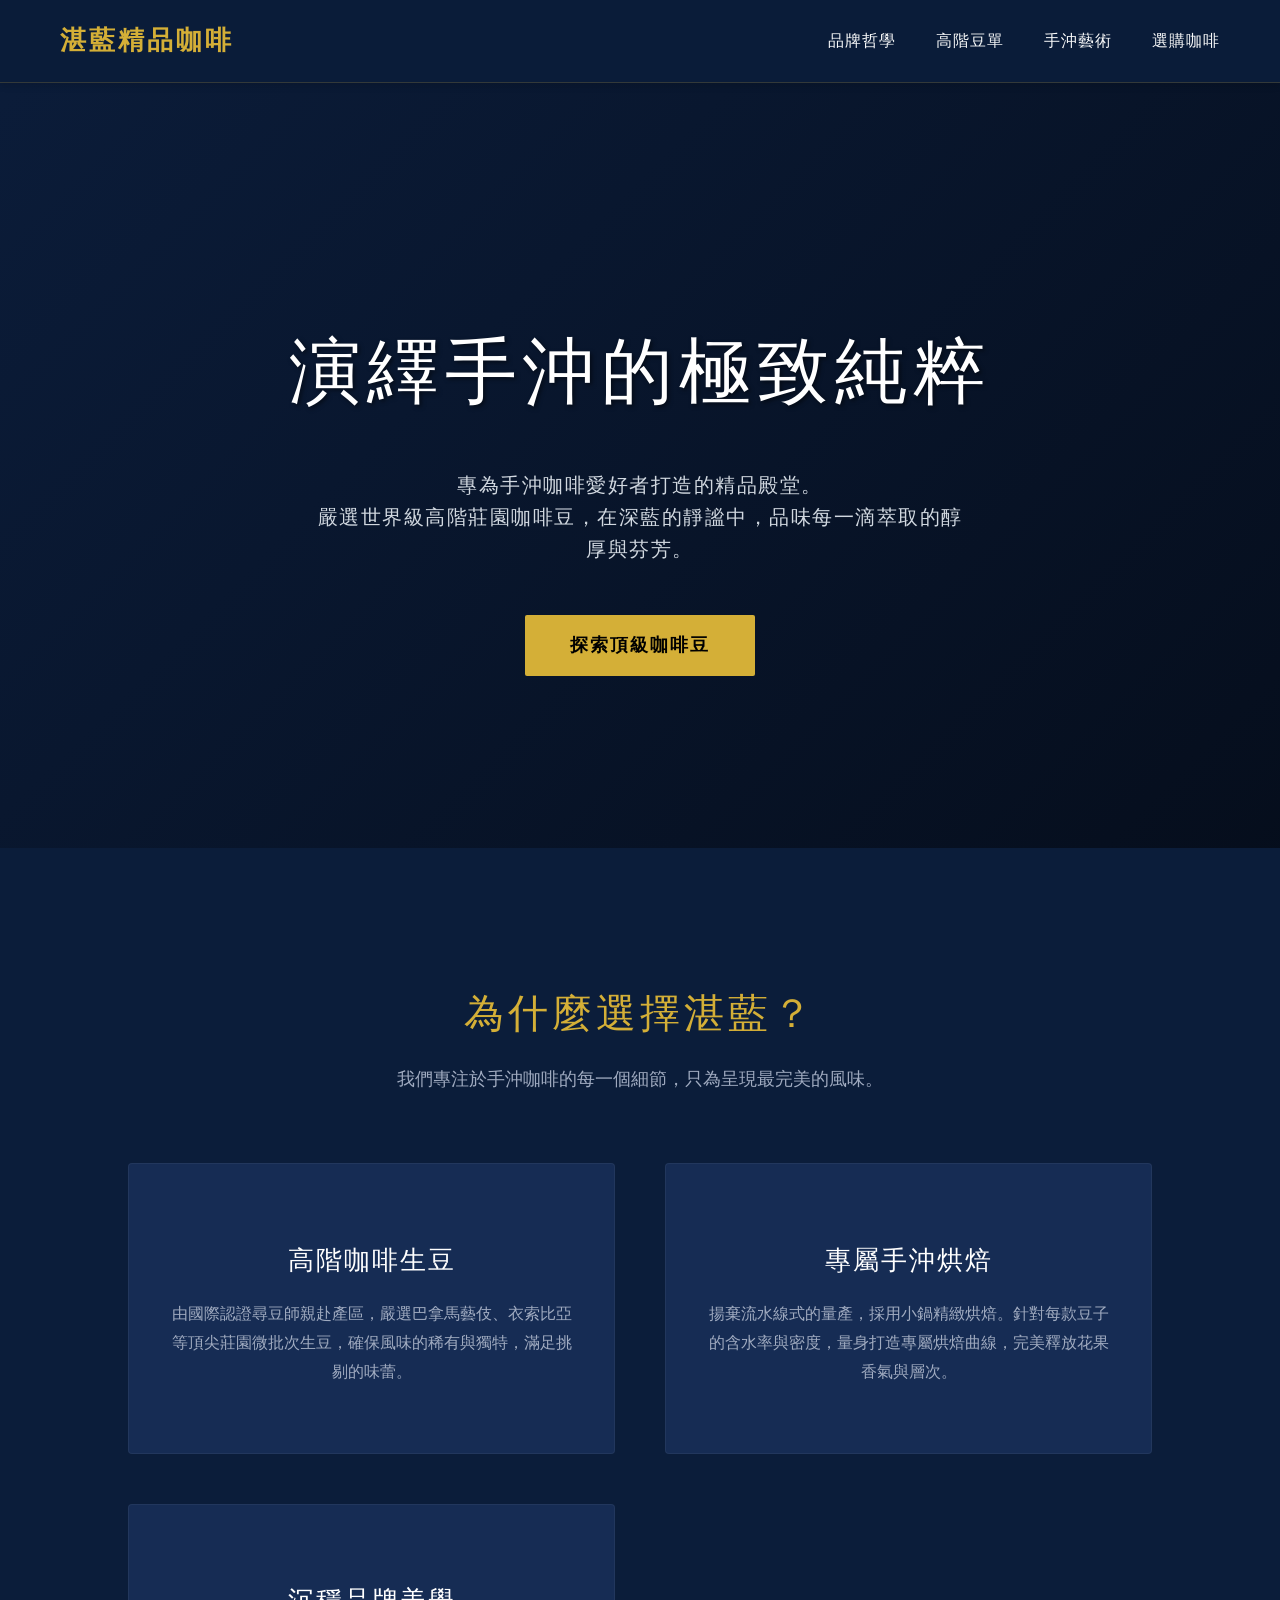
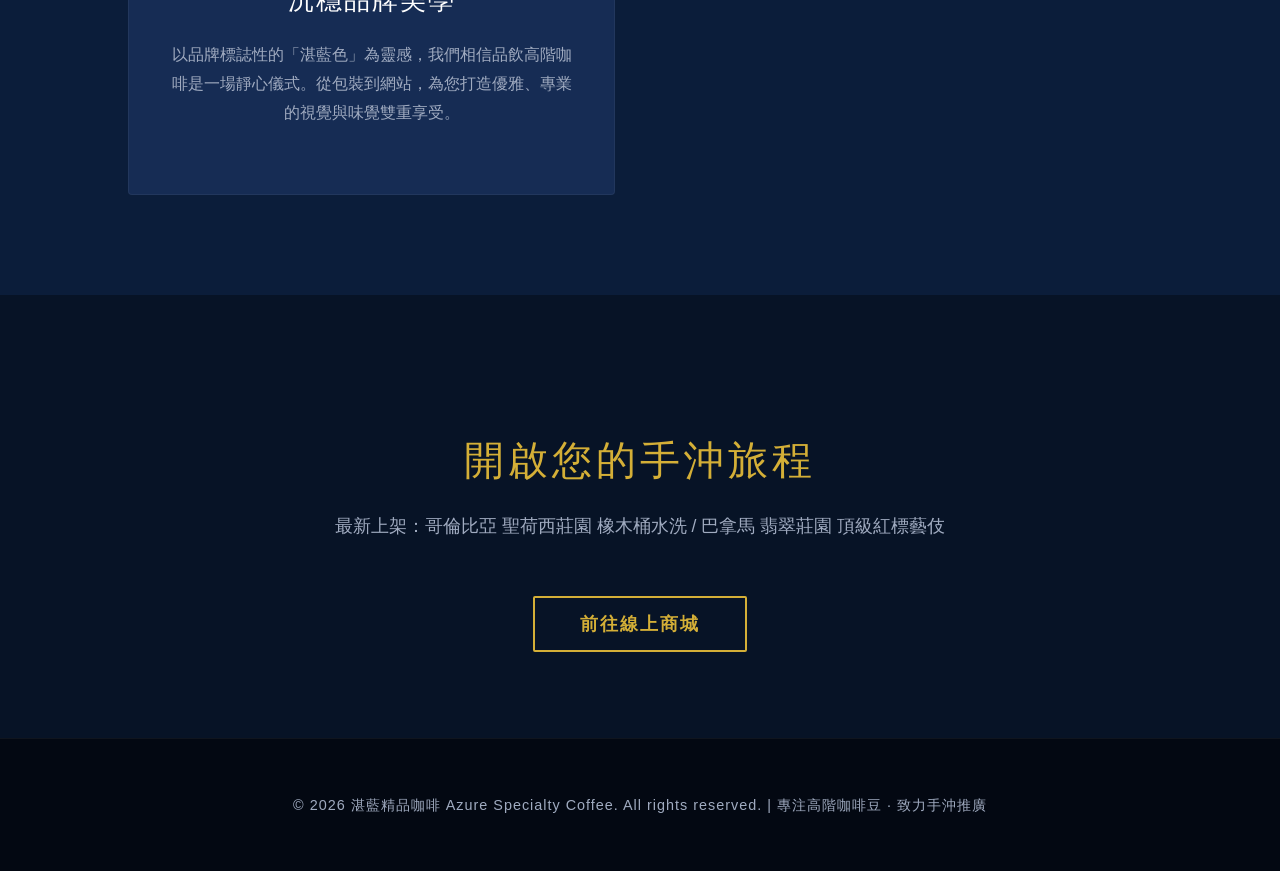
<file: w1/index.html>
<!DOCTYPE html>
<html lang="zh-TW">
<head>
    <meta charset="UTF-8">
    <meta name="viewport" content="width=device-width, initial-scale=1.0">
    <title>湛藍精品咖啡 | 頂級手沖咖啡</title>
    <style>
        :root {
            --primary-blue: #0b1d3a;
            --secondary-blue: #162c54;
            --accent-gold: #d4af37;
            --text-light: #f8f9fa;
            --text-dark: #a0abc0;
        }
        body {
            margin: 0;
            padding: 0;
            font-family: 'Helvetica Neue', Arial, 'Microsoft JhengHei', sans-serif;
            background-color: var(--primary-blue);
            color: var(--text-light);
            line-height: 1.6;
        }
        header {
            display: flex;
            justify-content: space-between;
            align-items: center;
            padding: 20px 60px;
            background-color: rgba(11, 29, 58, 0.98);
            position: sticky;
            top: 0;
            z-index: 1000;
            border-bottom: 1px solid rgba(212, 175, 55, 0.2);
            box-shadow: 0 4px 6px rgba(0,0,0,0.1);
        }
        .logo {
            font-size: 26px;
            font-weight: 700;
            color: var(--accent-gold);
            text-decoration: none;
            letter-spacing: 3px;
            display: flex;
            align-items: center;
            gap: 10px;
        }
        nav {
            display: flex;
            gap: 40px;
        }
        nav a {
            color: var(--text-light);
            text-decoration: none;
            font-size: 16px;
            letter-spacing: 1px;
            transition: color 0.3s ease;
        }
        nav a:hover {
            color: var(--accent-gold);
        }
        .hero {
            height: 85vh;
            display: flex;
            flex-direction: column;
            justify-content: center;
            align-items: center;
            text-align: center;
            background: linear-gradient(135deg, rgba(11,29,58,0.9) 0%, rgba(5,13,26,0.9) 100%), 
                        url('https://images.unsplash.com/photo-1497935586351-b67a49e012bf?ixlib=rb-1.2.1&auto=format&fit=crop&w=1920&q=80') no-repeat center center/cover;
            background-blend-mode: overlay;
            padding: 0 20px;
        }
        .hero h1 {
            font-size: 4.5rem;
            margin-bottom: 20px;
            letter-spacing: 6px;
            color: #ffffff;
            font-weight: 300;
            text-shadow: 2px 2px 4px rgba(0,0,0,0.5);
        }
        .hero p {
            font-size: 1.25rem;
            max-width: 650px;
            color: #d1d8e0;
            margin-bottom: 50px;
            letter-spacing: 1.5px;
        }
        .btn {
            padding: 16px 45px;
            background-color: var(--accent-gold);
            color: #000;
            text-decoration: none;
            font-size: 1.1rem;
            font-weight: bold;
            border-radius: 2px;
            transition: all 0.3s ease;
            letter-spacing: 2px;
        }
        .btn:hover {
            background-color: #fce28b;
            transform: translateY(-3px);
            box-shadow: 0 10px 20px rgba(0,0,0,0.2);
        }
        .section {
            padding: 100px 10%;
        }
        .section-title {
            text-align: center;
            font-size: 2.5rem;
            color: var(--accent-gold);
            margin-bottom: 20px;
            font-weight: 300;
            letter-spacing: 4px;
        }
        .section-subtitle {
            text-align: center;
            color: var(--text-dark);
            margin-bottom: 70px;
            font-size: 1.1rem;
        }
        .features {
            display: grid;
            grid-template-columns: repeat(auto-fit, minmax(320px, 1fr));
            gap: 50px;
        }
        .feature-card {
            background-color: var(--secondary-blue);
            padding: 50px 40px;
            border-radius: 4px;
            text-align: center;
            border: 1px solid rgba(255,255,255,0.05);
            transition: all 0.4s ease;
            position: relative;
            overflow: hidden;
        }
        .feature-card::before {
            content: '';
            position: absolute;
            top: 0; left: 0; width: 100%; height: 3px;
            background-color: var(--accent-gold);
            transform: scaleX(0);
            transition: transform 0.4s ease;
        }
        .feature-card:hover::before {
            transform: scaleX(1);
        }
        .feature-card:hover {
            transform: translateY(-10px);
            box-shadow: 0 15px 30px rgba(0,0,0,0.3);
            border-color: rgba(212, 175, 55, 0.3);
        }
        .feature-card h3 {
            font-size: 1.6rem;
            margin-bottom: 20px;
            color: #fff;
            font-weight: 400;
            letter-spacing: 2px;
        }
        .feature-card p {
            color: var(--text-dark);
            font-size: 1rem;
            line-height: 1.8;
        }
        .shop-section {
            background-color: #071326;
            text-align: center;
        }
        footer {
            text-align: center;
            padding: 40px;
            background-color: #030812;
            color: var(--text-dark);
            font-size: 0.9rem;
            border-top: 1px solid rgba(255,255,255,0.05);
            letter-spacing: 1px;
        }
    </style>
</head>
<body>
    <header>
        <a href="#" class="logo">湛藍精品咖啡</a>
        <nav>
            <a href="#about">品牌哲學</a>
            <a href="#beans">高階豆單</a>
            <a href="#brew">手沖藝術</a>
            <a href="#shop">選購咖啡</a>
        </nav>
    </header>

    <section class="hero">
        <h1>演繹手沖的極致純粹</h1>
        <p>專為手沖咖啡愛好者打造的精品殿堂。<br>嚴選世界級高階莊園咖啡豆，在深藍的靜謐中，品味每一滴萃取的醇厚與芬芳。</p>
        <a href="#shop" class="btn">探索頂級咖啡豆</a>
    </section>

    <section id="about" class="section">
        <h2 class="section-title">為什麼選擇湛藍？</h2>
        <p class="section-subtitle">我們專注於手沖咖啡的每一個細節，只為呈現最完美的風味。</p>
        
        <div class="features">
            <div class="feature-card">
                <h3>高階咖啡生豆</h3>
                <p>由國際認證尋豆師親赴產區，嚴選巴拿馬藝伎、衣索比亞等頂尖莊園微批次生豆，確保風味的稀有與獨特，滿足挑剔的味蕾。</p>
            </div>
            <div class="feature-card">
                <h3>專屬手沖烘焙</h3>
                <p>揚棄流水線式的量產，採用小鍋精緻烘焙。針對每款豆子的含水率與密度，量身打造專屬烘焙曲線，完美釋放花果香氣與層次。</p>
            </div>
            <div class="feature-card">
                <h3>沉穩品牌美學</h3>
                <p>以品牌標誌性的「湛藍色」為靈感，我們相信品飲高階咖啡是一場靜心儀式。從包裝到網站，為您打造優雅、專業的視覺與味覺雙重享受。</p>
            </div>
        </div>
    </section>

    <section id="shop" class="section shop-section">
        <h2 class="section-title">開啟您的手沖旅程</h2>
        <p class="section-subtitle">最新上架：哥倫比亞 聖荷西莊園 橡木桶水洗 / 巴拿馬 翡翠莊園 頂級紅標藝伎</p>
        <a href="#" class="btn" style="background-color: transparent; border: 2px solid var(--accent-gold); color: var(--accent-gold);">前往線上商城</a>
    </section>

    <footer>
        <p>&copy; 2026 湛藍精品咖啡 Azure Specialty Coffee. All rights reserved. | 專注高階咖啡豆 · 致力手沖推廣</p>
    </footer>
</body>
</html>
</file>
<file: pages/assets/css/site.css>
:root{--ink:#2f2924;--coffee:#6d4935;--cream:#f5efe5;--paper:#fffdf9;--sage:#70816b;--sand:#d9bd98;--line:#ded3c3;--shade:0 18px 45px rgba(56,38,26,.12)}
*{box-sizing:border-box}html{scroll-behavior:smooth}body{margin:0;background:var(--cream);color:var(--ink);font-family:"Noto Sans TC","Microsoft JhengHei",sans-serif;line-height:1.7}a{color:inherit;text-decoration:none}a:focus-visible,button:focus-visible{outline:3px solid #bc9363;outline-offset:3px}.container{width:min(1120px,calc(100% - 40px));margin:auto}
.site-header{position:sticky;top:0;z-index:10;background:rgba(255,253,249,.94);border-bottom:1px solid var(--line);backdrop-filter:blur(10px)}.header-inner{min-height:74px;display:flex;align-items:center;justify-content:space-between;gap:20px}.brand{display:inline-flex;align-items:center;gap:11px;color:var(--coffee);font:700 1.28rem Georgia,"Noto Serif TC",serif;letter-spacing:.06em}.brand-mark{width:27px;height:27px;border:2px solid currentColor;border-radius:50% 50% 46% 46%;position:relative}.brand-mark:after{content:"";position:absolute;right:-9px;top:7px;width:8px;height:10px;border:2px solid currentColor;border-left:0;border-radius:0 9px 9px 0}.site-nav{display:flex;gap:4px}.site-nav a{padding:9px 14px;border-radius:999px;font-size:.94rem}.site-nav a:hover,.site-nav a[aria-current=page]{background:var(--coffee);color:#fff}.menu-toggle{display:none;border:0;background:transparent;color:var(--coffee);padding:8px;cursor:pointer}.menu-toggle span{display:block;width:24px;height:2px;margin:5px;background:currentColor}
h1,h2,h3{font-family:Georgia,"Noto Serif TC",serif;line-height:1.25}h1{font-size:clamp(2.55rem,6vw,4.7rem);letter-spacing:.035em;margin:0 0 20px}h2{font-size:clamp(1.85rem,3.2vw,2.7rem);margin:0 0 16px}h3{font-size:1.22rem;margin:0 0 9px}.eyebrow{margin:0 0 12px;color:var(--coffee);font-size:.8rem;font-weight:700;letter-spacing:.14em}.section{padding:84px 0}.section.alt{background:var(--paper)}.section-head{max-width:680px;margin-bottom:36px}.section-head p{margin:0;color:#665b51}
.hero{overflow:hidden;background:linear-gradient(120deg,#ebd9bf,#f8f1e8 52%,#c9d6c4);min-height:560px;display:grid;align-items:center}.hero-grid{display:grid;grid-template-columns:1.1fr .9fr;gap:48px;align-items:center;padding:80px 0}.hero-copy{max-width:600px;font-size:1.08rem}.actions{display:flex;flex-wrap:wrap;gap:12px;margin-top:28px}.button{display:inline-block;padding:12px 21px;border:1px solid var(--coffee);border-radius:999px;font-weight:700;transition:.2s ease}.button.primary{background:var(--coffee);color:#fff}.button:hover{transform:translateY(-2px);box-shadow:0 8px 18px rgba(61,42,30,.17)}.button:not(.primary):hover{background:#fff}
.coffee-art{min-height:340px;position:relative;border-radius:48% 52% 47% 53%/42% 45% 55% 58%;background:#789070;box-shadow:inset 0 0 0 15px rgba(255,255,255,.24),var(--shade)}.coffee-art:before{content:"";position:absolute;left:50%;top:69px;transform:translateX(-50%);width:190px;height:190px;border:16px solid #fffaf2;border-radius:50%;background:#f7efe2;box-shadow:0 13px 0 #d9c1a3,0 28px 45px rgba(42,30,20,.22)}.coffee-art:after{content:"";position:absolute;left:calc(50% + 78px);top:132px;width:50px;height:64px;border:14px solid #fffaf2;border-left:0;border-radius:0 36px 36px 0}.steam{position:absolute;top:58px;left:50%;width:60px;height:55px;transform:translateX(-50%);border-left:3px solid rgba(255,255,255,.8);border-radius:55%}
.cards{display:grid;grid-template-columns:repeat(3,1fr);gap:20px}.card{padding:26px;border:1px solid var(--line);border-radius:18px;background:var(--paper);box-shadow:0 6px 16px rgba(70,50,34,.04)}.alt .card{background:var(--cream)}.number{display:grid;place-items:center;width:34px;height:34px;margin-bottom:16px;border-radius:50%;background:var(--sage);color:#fff;font:700 .9rem Georgia,serif}.beans{display:grid;grid-template-columns:repeat(3,1fr);gap:20px}.bean{border-top:4px solid var(--sand);padding:24px;background:var(--paper)}.bean small{display:block;color:var(--coffee);font-weight:700;letter-spacing:.08em}.rituals{display:grid;grid-template-columns:repeat(3,1fr);gap:2px;background:var(--line)}.ritual{padding:28px;background:var(--cream)}.feature{display:grid;grid-template-columns:.9fr 1.1fr;gap:52px;align-items:center}.feature-art{min-height:300px;position:relative;overflow:hidden;border-radius:20px;background:linear-gradient(140deg,#aab8a1,#e3c9a6)}.feature-art:before,.feature-art:after{content:"";position:absolute;border:2px solid rgba(255,255,255,.64);border-radius:50%}.feature-art:before{width:290px;height:290px;right:-110px;top:-80px}.feature-art:after{width:220px;height:220px;left:-90px;bottom:-100px}.timeline{display:grid;gap:0;margin-left:12px;border-left:2px solid var(--sage)}.timeline article{position:relative;padding:0 0 34px 30px}.timeline article:before{content:"";position:absolute;left:-7px;top:7px;width:12px;height:12px;border-radius:50%;background:var(--coffee)}.timeline p{margin:4px 0 0;color:#665b51}.values{display:grid;grid-template-columns:repeat(3,1fr);gap:20px}.value{border-top:4px solid var(--sage);padding:22px;background:var(--paper)}
.contact-layout{display:grid;grid-template-columns:.82fr 1.18fr;gap:28px}.contact-card{padding:30px;border-radius:18px;background:var(--coffee);color:#fff}.contact-card h2{color:#fff}.contact-card p{color:rgba(255,255,255,.87)}.contact-list{list-style:none;margin:22px 0 0;padding:0}.contact-list li{padding:10px 0;border-top:1px solid rgba(255,255,255,.25)}.contact-list strong{display:block;font-size:.85rem;letter-spacing:.08em}.contact-message{padding:30px;border:1px solid var(--line);border-radius:18px;background:var(--paper)}.contact-message p{color:#665b51}.notice{margin-top:20px;padding:16px 18px;border-left:4px solid var(--sage);background:var(--cream)}
.site-footer{padding:34px 0;background:var(--ink);color:var(--cream)}.footer-inner{display:flex;align-items:center;justify-content:space-between;gap:20px}.footer-inner p{margin:0;font-size:.9rem}.footer-nav{display:flex;gap:16px;font-size:.9rem}.footer-nav a:hover{text-decoration:underline}
@media(max-width:760px){.container{width:min(100% - 32px,620px)}.header-inner{min-height:64px}.menu-toggle{display:block}.site-nav{display:none;position:absolute;top:64px;left:16px;right:16px;flex-direction:column;padding:10px;border:1px solid var(--line);border-radius:14px;background:var(--paper);box-shadow:var(--shade)}.site-nav.is-open{display:flex}.site-nav a{padding:11px 14px}.hero{min-height:auto}.hero-grid,.feature,.contact-layout{grid-template-columns:1fr;gap:30px}.hero-grid{padding:60px 0}.coffee-art{min-height:280px}.coffee-art:before{top:44px}.coffee-art:after{top:107px}.section{padding:60px 0}.cards,.beans,.rituals,.values{grid-template-columns:1fr}.rituals{gap:1px}.footer-inner{flex-direction:column;align-items:flex-start}}
</file>
